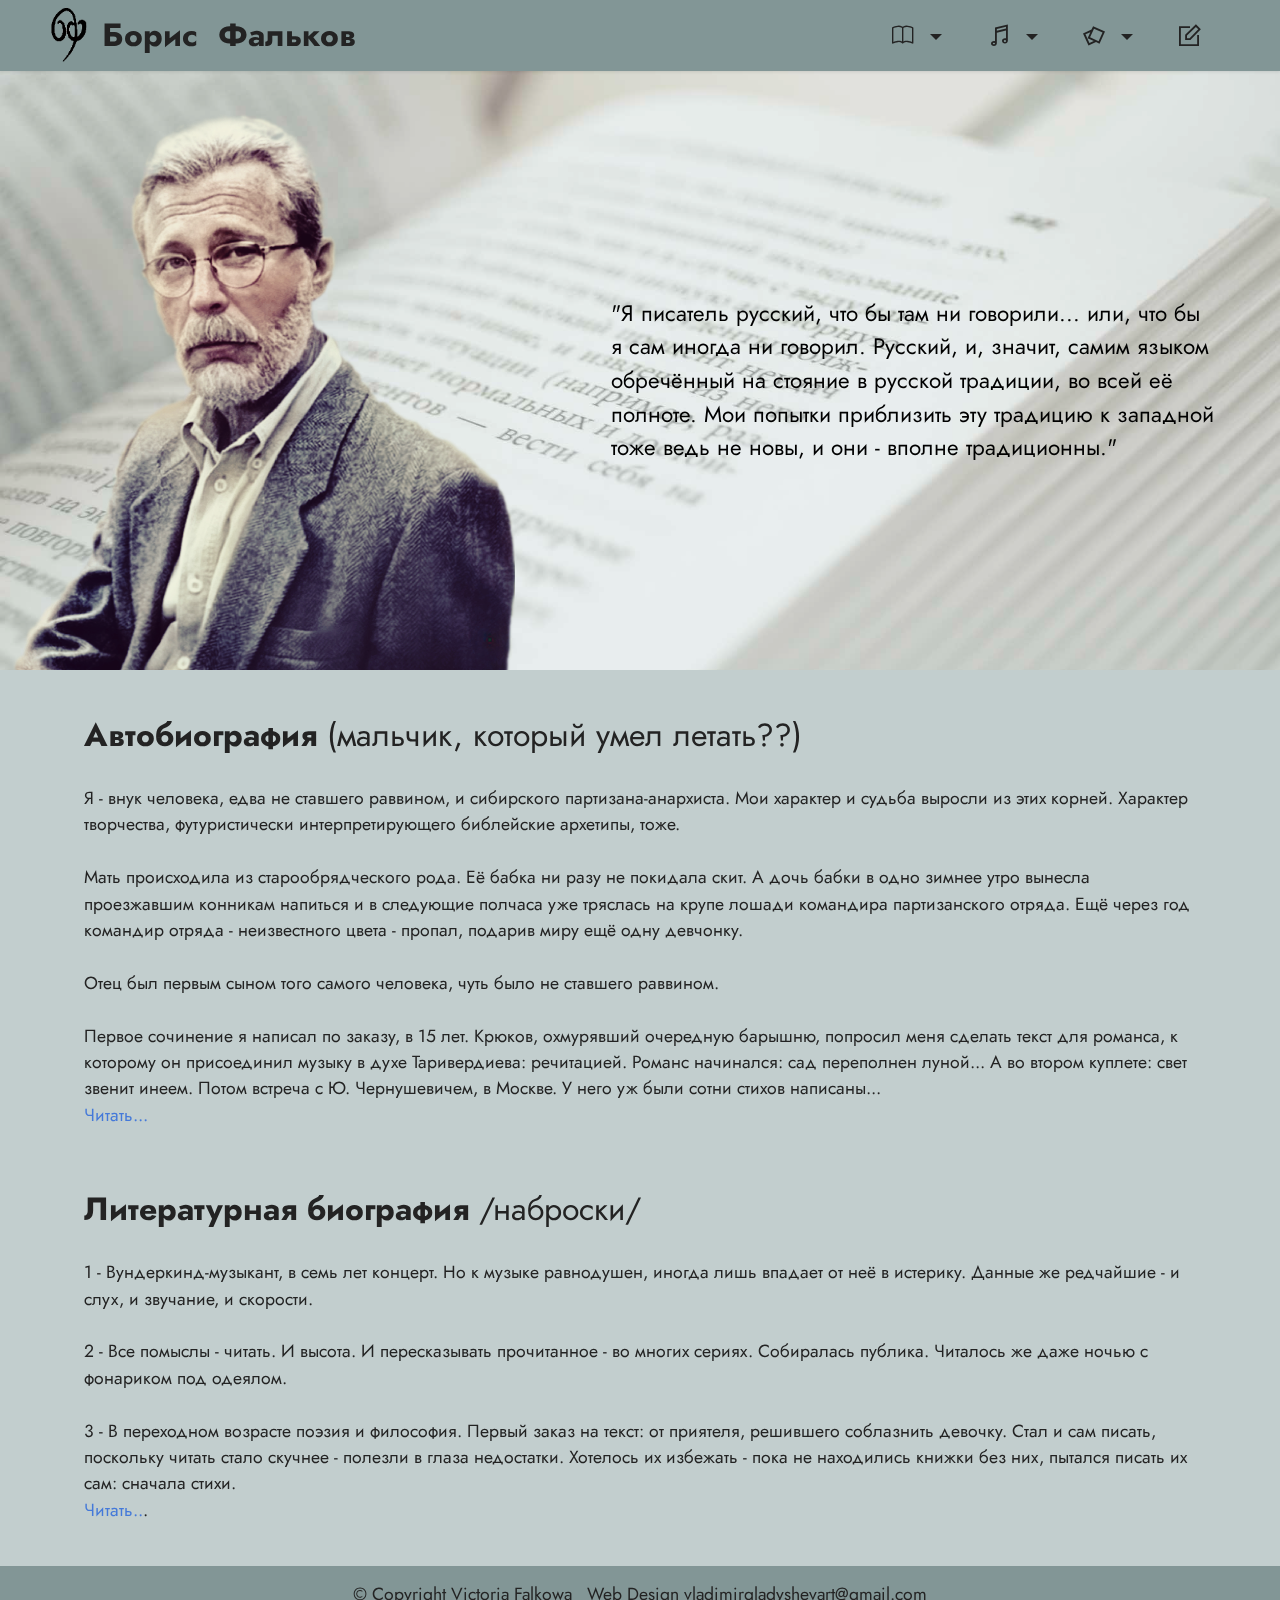
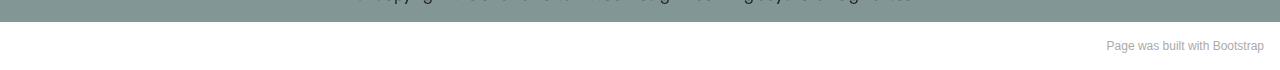
<file: index.html>
<!DOCTYPE html>
<html  >
<head>
  
  <meta charset="UTF-8">
  <meta http-equiv="X-UA-Compatible" content="IE=edge">
  <meta name="generator" content="Mobirise v5.2.0, mobirise.com">
  <meta name="viewport" content="width=device-width, initial-scale=1, minimum-scale=1">
  <link rel="shortcut icon" href="assets/images/bflogo.png" type="image/x-icon">
  <meta name="description" content="Начальная страница">
  
  
  <title>Home</title>
  <link rel="stylesheet" href="assets/Bootstrap-Icons/Bootstrap-Icons.css">
  <link rel="stylesheet" href="assets/web/assets/mobirise-icons2/mobirise2.css">
  <link rel="stylesheet" href="assets/tether/tether.min.css">
  <link rel="stylesheet" href="assets/bootstrap/css/bootstrap.min.css">
  <link rel="stylesheet" href="assets/bootstrap/css/bootstrap-grid.min.css">
  <link rel="stylesheet" href="assets/bootstrap/css/bootstrap-reboot.min.css">
  <link rel="stylesheet" href="assets/dropdown/css/style.css">
  <link rel="stylesheet" href="assets/socicon/css/styles.css">
  <link rel="stylesheet" href="assets/theme/css/style.css">
  <link rel="preload" as="style" href="assets/mobirise/css/mbr-additional.css"><link rel="stylesheet" href="assets/mobirise/css/mbr-additional.css" type="text/css">
  
  
  
  
</head>
<body>
  
  <section class="menu menu2 cid-scVCYz52yA" once="menu" id="menu2-1">
    
    <nav class="navbar navbar-dropdown navbar-fixed-top navbar-expand-lg">
        <div class="container-fluid">
            <div class="navbar-brand">
                <span class="navbar-logo">
                    
                        <a href="index.html#header14-e"><img src="assets/images/bflogo.png" alt="" style="height: 3.7rem;"></a>
                    
                </span>
                <span class="navbar-caption-wrap"><a class="navbar-caption text-black text-primary display-2" href="index.html#header14-e">Борис&nbsp; Фальков</a></span>
            </div>
            <button class="navbar-toggler" type="button" data-toggle="collapse" data-target="#navbarSupportedContent" aria-controls="navbarNavAltMarkup" aria-expanded="false" aria-label="Toggle navigation">
                <div class="hamburger">
                    <span></span>
                    <span></span>
                    <span></span>
                    <span></span>
                </div>
            </button>
            <div class="collapse navbar-collapse" id="navbarSupportedContent">
                <ul class="navbar-nav nav-dropdown nav-right" data-app-modern-menu="true"><li class="nav-item dropdown"><a class="nav-link link text-black dropdown-toggle display-4" href="#" aria-expanded="false" data-toggle="dropdown-submenu"><span class="bi-book mbr-iconfont mbr-iconfont-btn"></span></a><div class="dropdown-menu"><a class="text-black dropdown-item text-primary display-4" href="Literature.html#content5-3d" aria-expanded="false">Книги</a><a class="text-black dropdown-item text-primary display-4" href="Literature.html#content5-3j" aria-expanded="false">Критика</a><a class="text-black dropdown-item text-primary display-4" href="Literature.html#content5-3m" aria-expanded="false">Переписка</a><a class="text-black dropdown-item text-primary display-4" href="Literature.html#content5-3p" aria-expanded="false">Отзывы</a></div></li><li class="nav-item dropdown open"><a class="nav-link link text-black dropdown-toggle display-4" href="#" aria-expanded="true" data-toggle="dropdown-submenu"><span class="mobi-mbri mobi-mbri-music mbr-iconfont mbr-iconfont-btn"></span></a><div class="dropdown-menu"><a class="text-black dropdown-item text-primary display-4" href="page3.html#content5-4t" aria-expanded="false">Стезя музыканта</a><a class="text-black dropdown-item text-primary display-4" href="page3.html#content5-4r" aria-expanded="false">О музыке<br></a><a class="text-black dropdown-item text-primary display-4" href="page3.html#features3-4i" aria-expanded="false">Студийные записи</a><a class="text-black dropdown-item text-primary display-4" href="page3.html#features3-4j" aria-expanded="false">Архивные записи</a></div></li><li class="nav-item dropdown"><a class="nav-link link text-black dropdown-toggle display-4" href="#" aria-expanded="false" data-toggle="dropdown-submenu"><span class="mobi-mbri mobi-mbri-image-gallery mbr-iconfont mbr-iconfont-btn"></span></a><div class="dropdown-menu"><a class="text-black dropdown-item text-primary display-4" href="page4.html#gallery4-2j" aria-expanded="false">Графика</a><a class="text-black dropdown-item text-primary display-4" href="page4.html#gallery4-3t" aria-expanded="false">Фотографии</a><a class="text-black dropdown-item text-primary display-4" href="page4.html#content5-2z" aria-expanded="false">Отклики</a></div></li><li class="nav-item"><a class="nav-link link text-black text-primary display-4" href="page6.html#form5-21" aria-expanded="false"><span class="mobi-mbri mobi-mbri-edit mbr-iconfont mbr-iconfont-btn"></span></a>
                    </li></ul>
                
                
            </div>
        </div>
    </nav>
</section>

<section class="header14 cid-scVGAqP4mX mbr-parallax-background" id="header14-e">

    

    <div class="mbr-overlay" style="opacity: 0.5; background-color: rgb(237, 255, 255);"></div>

    <div class="container-fluid">
        <div class="row justify-content-center align-items-center">
            <div class="col-12 col-md-5 image-wrapper">
                <img src="assets/images/falkow-munchen-06-color-nofon02-7.png" alt="">
            </div>
            <div class="col-12 col-md">
                <div class="text-wrapper">
                    
                    <p class="mbr-text mbr-fonts-style display-5">"Я писатель русский, что бы там ни говорили... или, что бы я сам иногда ни говорил. Русский, и, значит, самим языком обречённый на стояние в русской традиции, во всей её полноте. Мои попытки приблизить эту традицию к западной тоже ведь не новы, и они - вполне традиционны."&nbsp;<br></p>
                    
                </div>
            </div>
        </div>
    </div>
</section>

<section class="content5 cid-sdRZGZ02qe" id="content5-36">
    
    <div class="container-fluid">
        <div class="row justify-content-center">
            <div class="col-md-12 col-lg-11">
                
                <h4 class="mbr-section-subtitle mbr-fonts-style mb-4 display-2"><strong>
                    Автобиография</strong> (мальчик, который умел летать??)</h4>
                <p class="mbr-text mbr-fonts-style display-7">Я - внук человека, едва не ставшего раввином, и сибирского партизана-анархиста. Мои характер и судьба выросли из этих корней. Характер творчества, футуристически интерпретирующего библейские архетипы, тоже.<br><br>    Мать происходила из старообрядческого рода. Её бабка ни разу не покидала скит. А дочь бабки в одно зимнее утро вынесла проезжавшим конникам напиться и в следующие полчаса уже тряслась на крупе лошади командира партизанского отряда. Ещё через год командир отряда - неизвестного цвета - пропал, подарив миру ещё одну девчонку.<br><br>   Отец был первым сыном того самого человека, чуть было не ставшего раввином.<br><br>   Первое сочинение я написал по заказу, в 15 лет. Крюков, охмурявший очередную барышню, попросил меня сделать текст для романса, к которому он присоединил музыку в духе Таривердиева: речитацией. Романс начинался: сад переполнен луной... А во втором куплете: свет звенит инеем. Потом встреча с Ю. Чернушевичем, в Москве. У него уж были сотни стихов написаны... <br><strong><a href="AutoBiography.html#content5-46" class="text-info">Читать...</a></strong><br></p>
            </div>
        </div>
    </div>
</section>

<section class="content5 cid-sdRZNmyQoM" id="content5-37">
    
    <div class="container-fluid">
        <div class="row justify-content-center">
            <div class="col-md-12 col-lg-11">
                
                <h4 class="mbr-section-subtitle mbr-fonts-style mb-4 display-2"><strong>
                    Литературная биография</strong> /наброски/</h4>
                <p class="mbr-text mbr-fonts-style display-7">1 - Вундеркинд-музыкант, в семь лет концерт. Но к музыке равнодушен, иногда лишь впадает от неё в истерику. Данные же редчайшие - и слух, и звучание, и скорости. <br><br>2 - Все помыслы - читать. И высота. И пересказывать прочитанное - во многих сериях. Собиралась публика. Читалось же даже ночью с фонариком под одеялом. <br><br>3 - В переходном возрасте поэзия и философия. Первый заказ на текст: от приятеля, решившего соблазнить девочку. Стал и сам писать, поскольку читать стало скучнее - полезли в глаза недостатки. Хотелось их избежать - пока не находились книжки без них, пытался писать их сам: сначала стихи.&nbsp;<br><strong><a href="BioLit.html#content5-4a" class="text-info">Читать..</a></strong>.<br><br></p>
            </div>
        </div>
    </div>
</section>

<section class="footer7 cid-sd82dUHqn7" once="footers" id="footer7-o">

    

    

    <div class="container">
        <div class="media-container-row align-center mbr-white">
            <div class="col-12">
                <p class="mbr-text mb-0 mbr-fonts-style display-7">© Copyright  Victoria Falkowa&nbsp; &nbsp;Web Design  vladimirgladyshevart@gmail.com</p>
            </div>
        </div>
    </div>
</section><section style="background-color: #fff; font-family: -apple-system, BlinkMacSystemFont, 'Segoe UI', 'Roboto', 'Helvetica Neue', Arial, sans-serif; color:#aaa; font-size:12px; padding: 0; align-items: center; display: flex;"><a href="https://mobirise.site/w" style="flex: 1 1; height: 3rem; padding-left: 1rem;"></a><p style="flex: 0 0 auto; margin:0; padding-right:1rem;">Page was <a href="https://getbootstrap.com" style="color:#aaa;">built</a> with Bootstrap</p></section><script src="assets/web/assets/jquery/jquery.min.js"></script>  <script src="assets/popper/popper.min.js"></script>  <script src="assets/tether/tether.min.js"></script>  <script src="assets/bootstrap/js/bootstrap.min.js"></script>  <script src="assets/smoothscroll/smooth-scroll.js"></script>  <script src="assets/dropdown/js/nav-dropdown.js"></script>  <script src="assets/dropdown/js/navbar-dropdown.js"></script>  <script src="assets/touchswipe/jquery.touch-swipe.min.js"></script>  <script src="assets/parallax/jarallax.min.js"></script>  <script src="assets/theme/js/script.js"></script>  
  
  
 <div id="scrollToTop" class="scrollToTop mbr-arrow-up"><a style="text-align: center;"><i class="mbr-arrow-up-icon mbr-arrow-up-icon-cm cm-icon cm-icon-smallarrow-up"></i></a></div>
  </body>
</html>
</file>
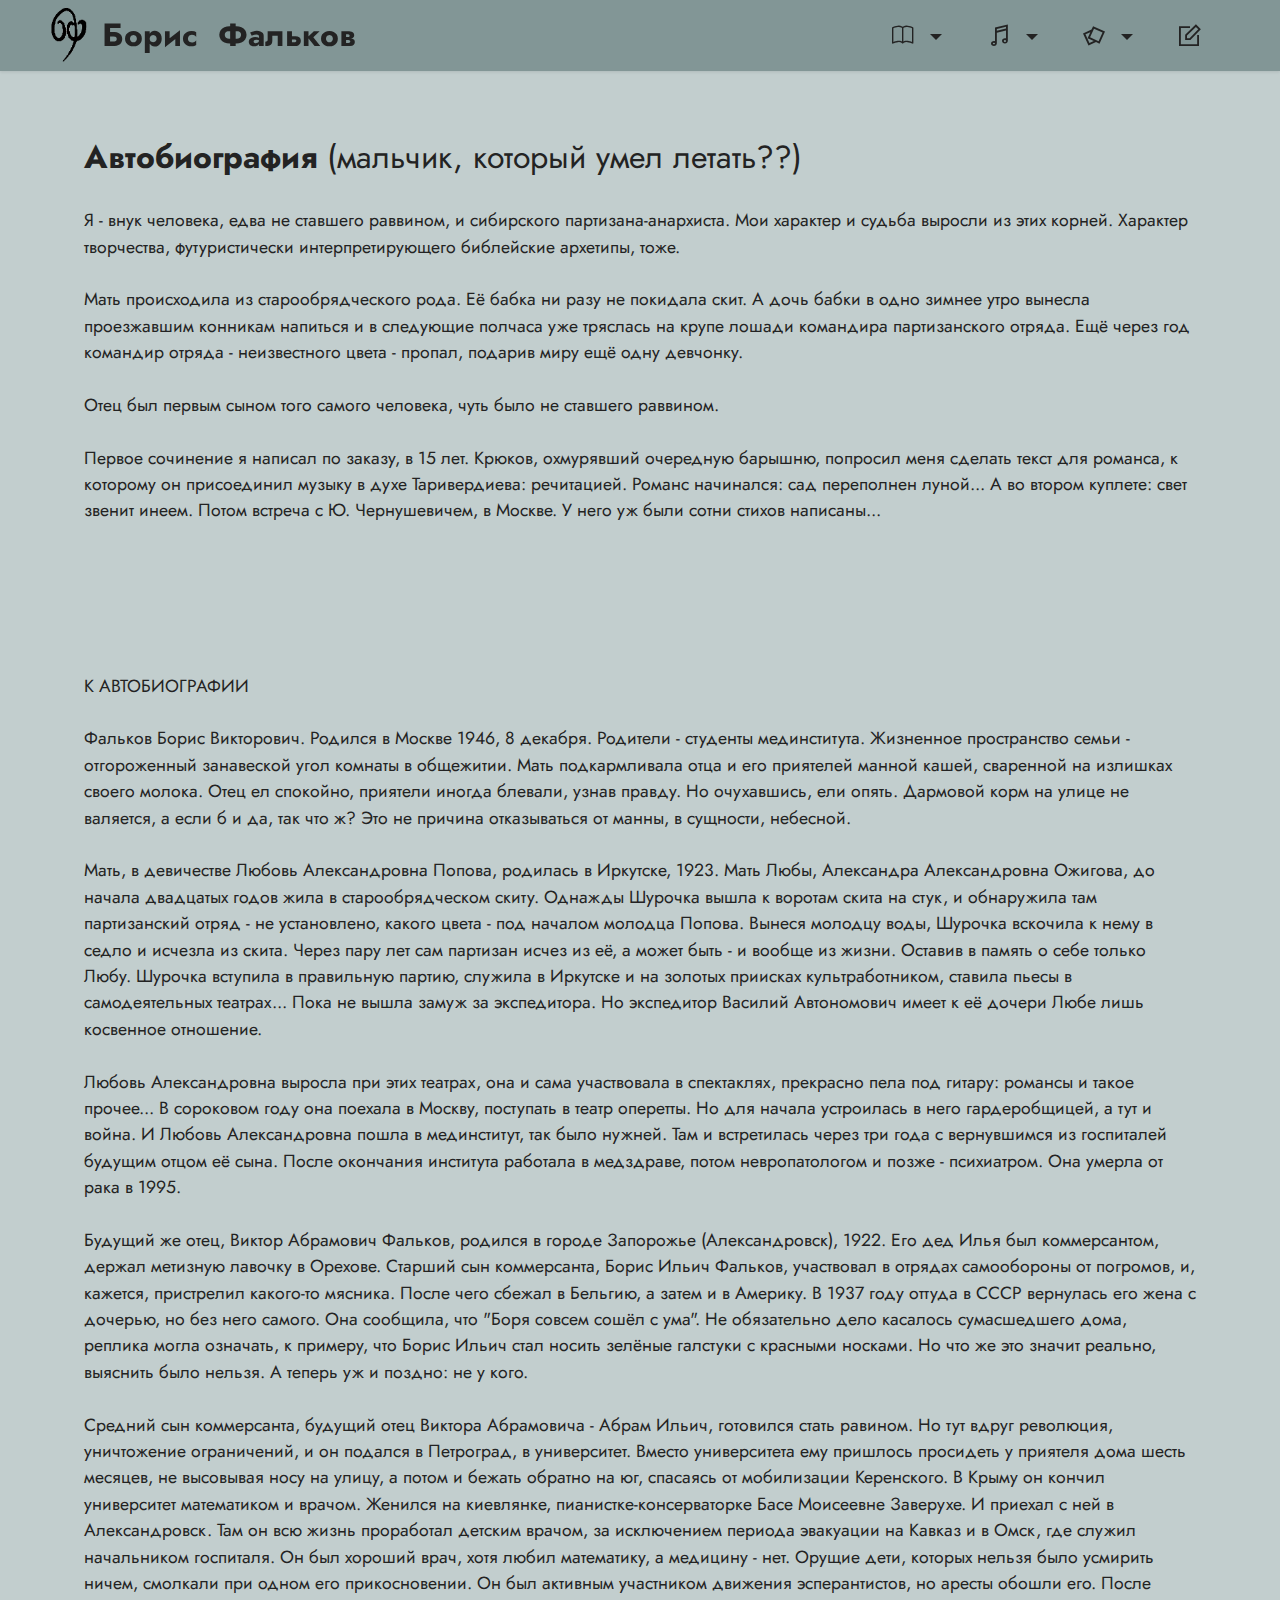
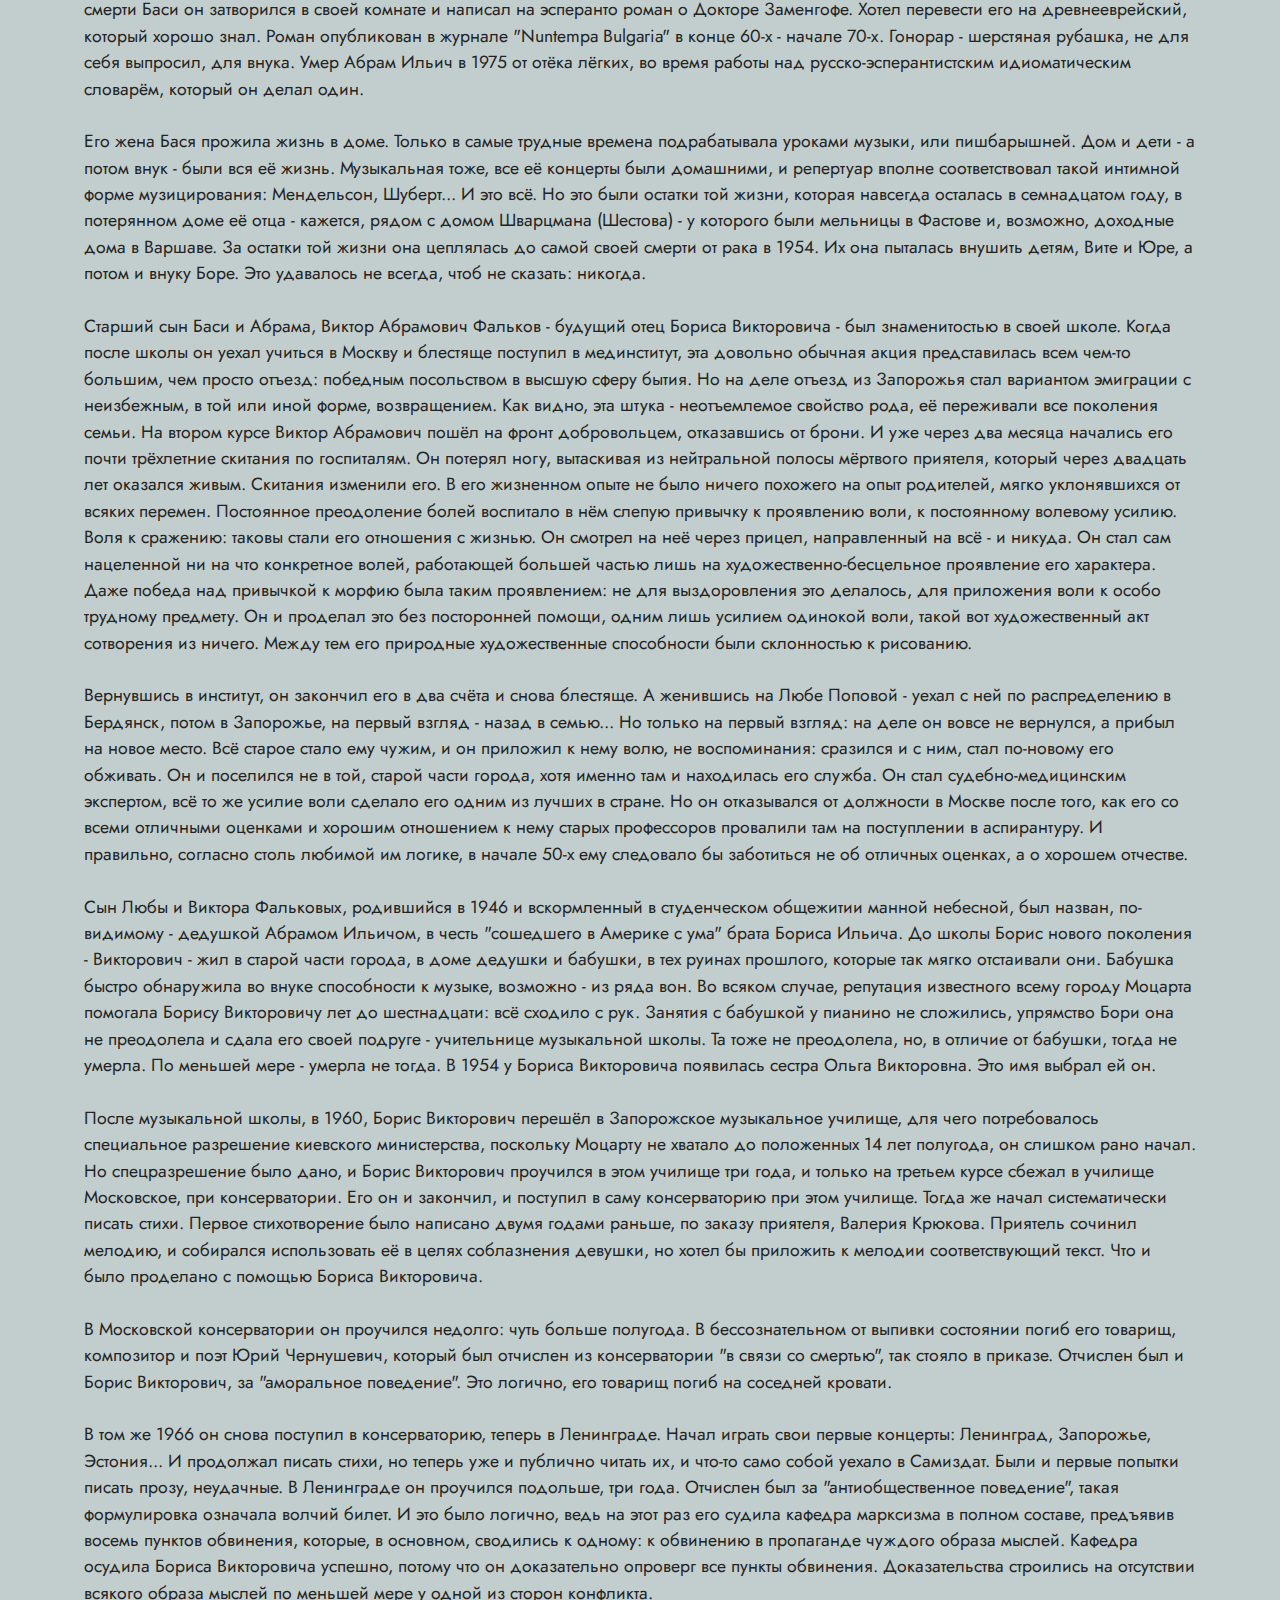
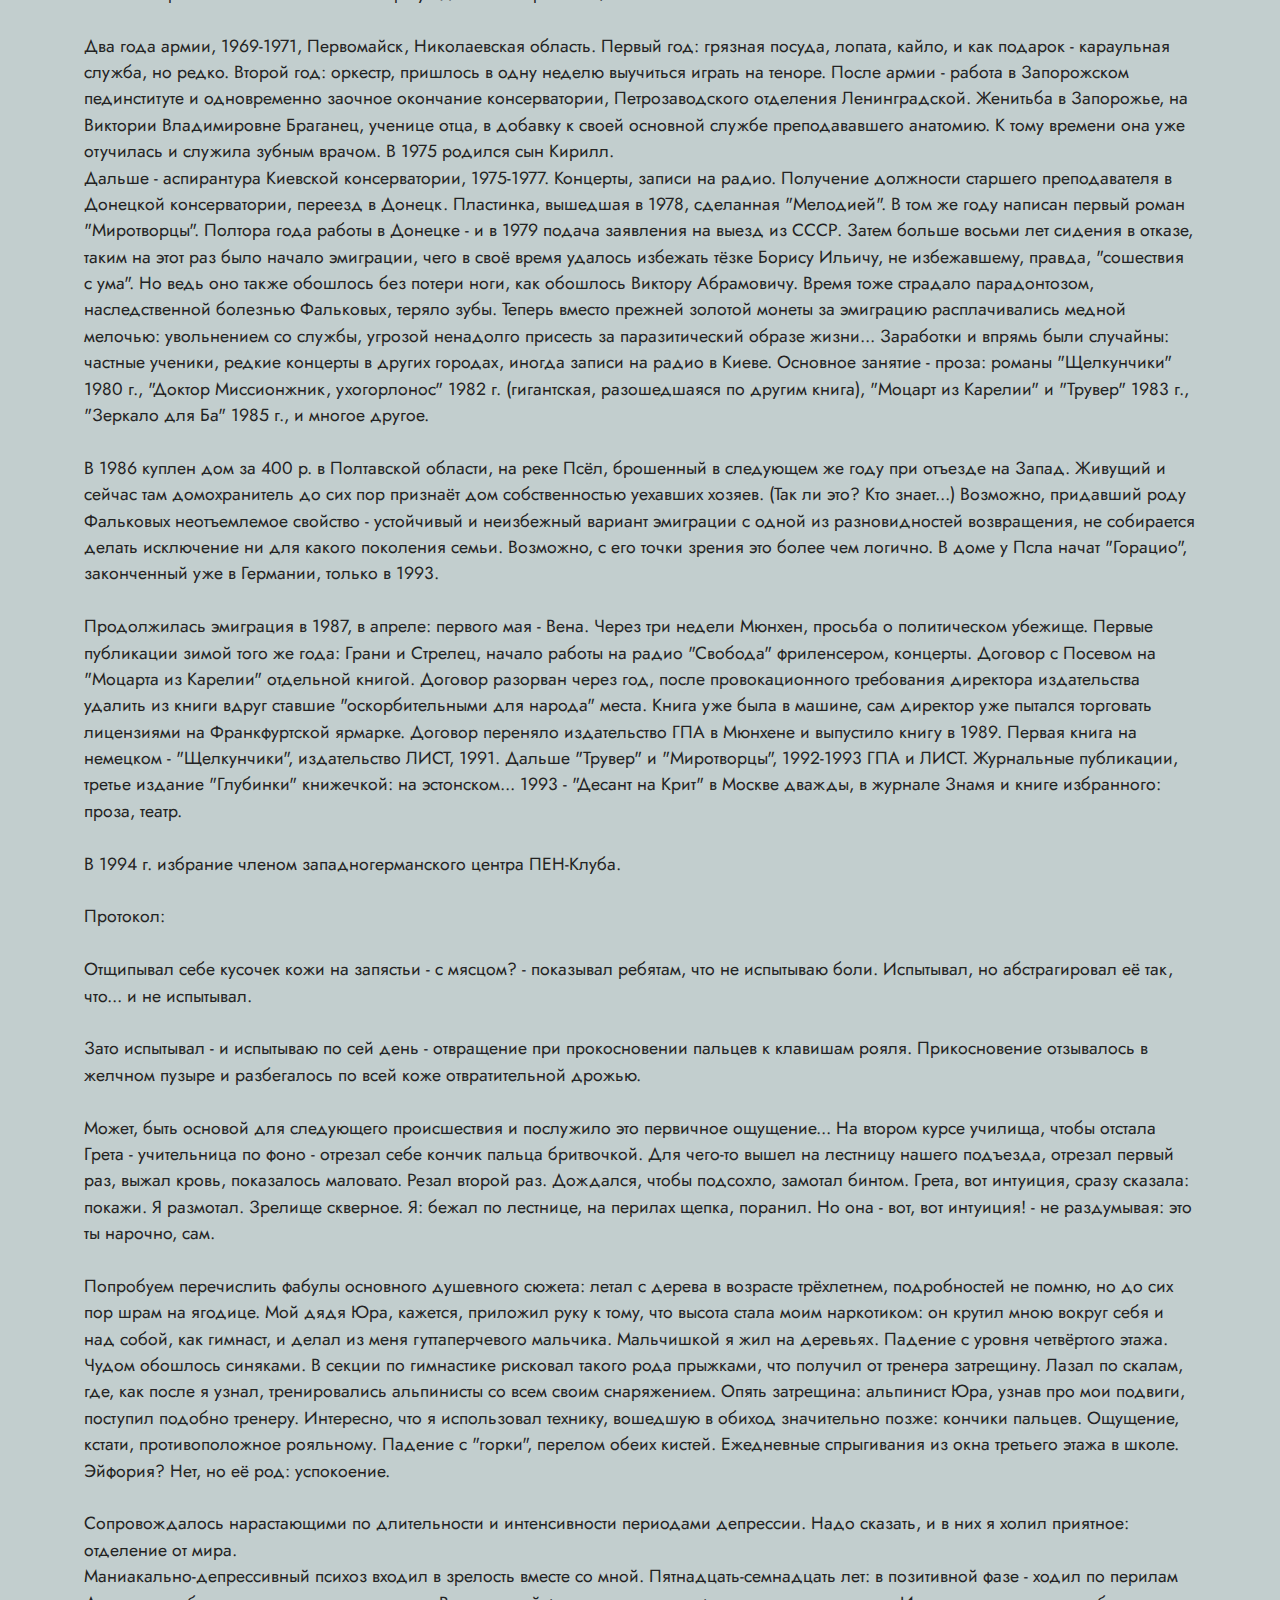
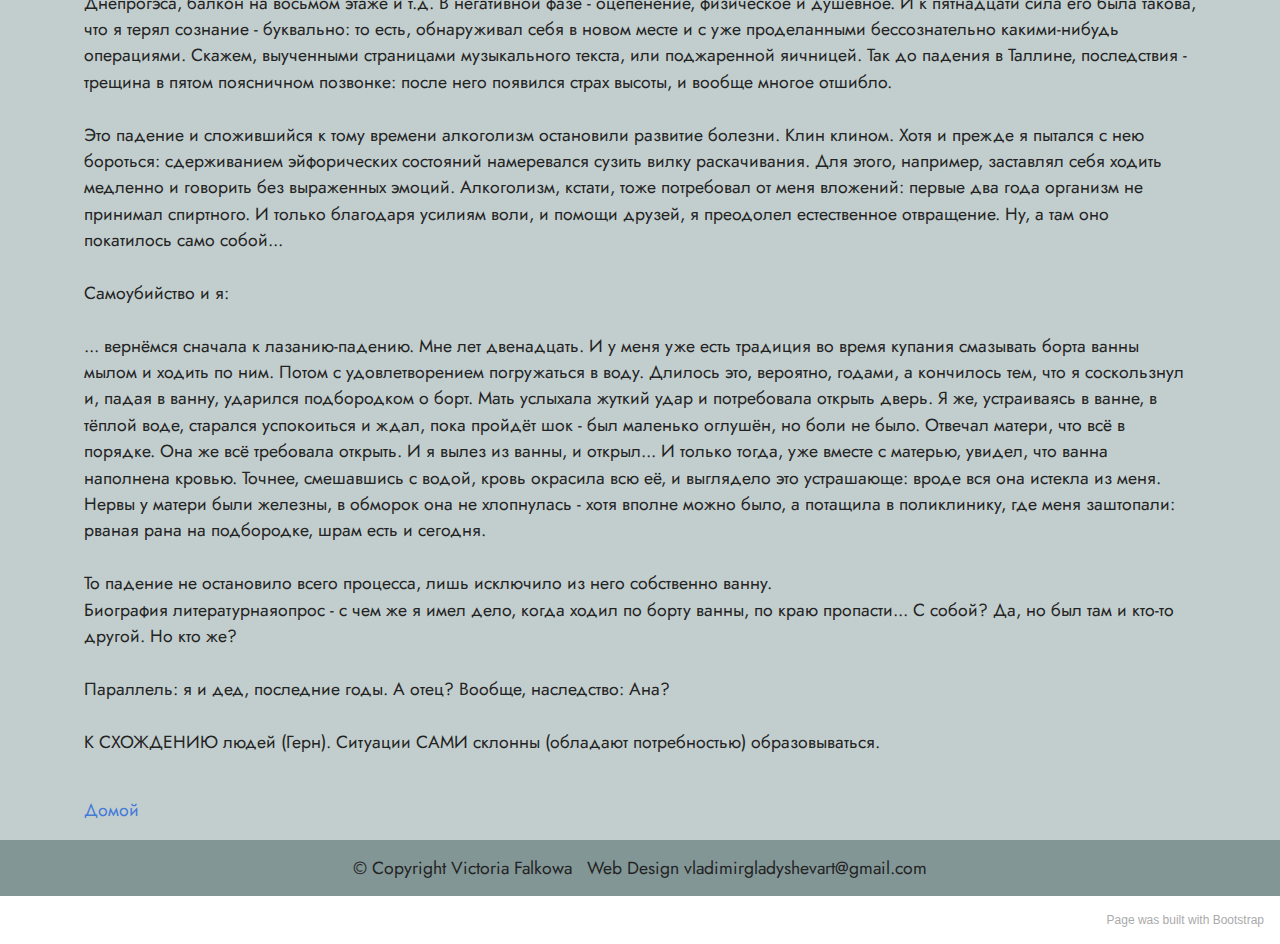
<file: AutoBiography.html>
<!DOCTYPE html>
<html  >
<head>
  
  <meta charset="UTF-8">
  <meta http-equiv="X-UA-Compatible" content="IE=edge">
  <meta name="generator" content="Mobirise v5.2.0, mobirise.com">
  <meta name="viewport" content="width=device-width, initial-scale=1, minimum-scale=1">
  <link rel="shortcut icon" href="assets/images/bflogo.png" type="image/x-icon">
  <meta name="description" content="">
  
  
  <title>AutoBiography</title>
  <link rel="stylesheet" href="assets/Bootstrap-Icons/Bootstrap-Icons.css">
  <link rel="stylesheet" href="assets/web/assets/mobirise-icons2/mobirise2.css">
  <link rel="stylesheet" href="assets/tether/tether.min.css">
  <link rel="stylesheet" href="assets/bootstrap/css/bootstrap.min.css">
  <link rel="stylesheet" href="assets/bootstrap/css/bootstrap-grid.min.css">
  <link rel="stylesheet" href="assets/bootstrap/css/bootstrap-reboot.min.css">
  <link rel="stylesheet" href="assets/dropdown/css/style.css">
  <link rel="stylesheet" href="assets/socicon/css/styles.css">
  <link rel="stylesheet" href="assets/theme/css/style.css">
  <link rel="preload" as="style" href="assets/mobirise/css/mbr-additional.css"><link rel="stylesheet" href="assets/mobirise/css/mbr-additional.css" type="text/css">
  
  
  
  
</head>
<body>
  
  <section class="menu menu2 cid-scVCYz52yA" once="menu" id="menu2-41">
    
    <nav class="navbar navbar-dropdown navbar-fixed-top navbar-expand-lg">
        <div class="container-fluid">
            <div class="navbar-brand">
                <span class="navbar-logo">
                    
                        <a href="index.html#header14-e"><img src="assets/images/bflogo.png" alt="" style="height: 3.7rem;"></a>
                    
                </span>
                <span class="navbar-caption-wrap"><a class="navbar-caption text-black text-primary display-2" href="index.html#header14-e">Борис&nbsp; Фальков</a></span>
            </div>
            <button class="navbar-toggler" type="button" data-toggle="collapse" data-target="#navbarSupportedContent" aria-controls="navbarNavAltMarkup" aria-expanded="false" aria-label="Toggle navigation">
                <div class="hamburger">
                    <span></span>
                    <span></span>
                    <span></span>
                    <span></span>
                </div>
            </button>
            <div class="collapse navbar-collapse" id="navbarSupportedContent">
                <ul class="navbar-nav nav-dropdown nav-right" data-app-modern-menu="true"><li class="nav-item dropdown"><a class="nav-link link text-black dropdown-toggle display-4" href="#" aria-expanded="false" data-toggle="dropdown-submenu"><span class="bi-book mbr-iconfont mbr-iconfont-btn"></span></a><div class="dropdown-menu"><a class="text-black dropdown-item text-primary display-4" href="Literature.html#content5-3d" aria-expanded="false">Книги</a><a class="text-black dropdown-item text-primary display-4" href="Literature.html#content5-3j" aria-expanded="false">Критика</a><a class="text-black dropdown-item text-primary display-4" href="Literature.html#content5-3m" aria-expanded="false">Переписка</a><a class="text-black dropdown-item text-primary display-4" href="Literature.html#content5-3p" aria-expanded="false">Отзывы</a></div></li><li class="nav-item dropdown open"><a class="nav-link link text-black dropdown-toggle display-4" href="#" aria-expanded="true" data-toggle="dropdown-submenu"><span class="mobi-mbri mobi-mbri-music mbr-iconfont mbr-iconfont-btn"></span></a><div class="dropdown-menu"><a class="text-black dropdown-item text-primary display-4" href="page3.html#content5-4t" aria-expanded="false">Стезя музыканта</a><a class="text-black dropdown-item text-primary display-4" href="page3.html#content5-4r" aria-expanded="false">О музыке<br></a><a class="text-black dropdown-item text-primary display-4" href="page3.html#features3-4i" aria-expanded="false">Студийные записи</a><a class="text-black dropdown-item text-primary display-4" href="page3.html#features3-4j" aria-expanded="false">Архивные записи</a></div></li><li class="nav-item dropdown"><a class="nav-link link text-black dropdown-toggle display-4" href="#" aria-expanded="false" data-toggle="dropdown-submenu"><span class="mobi-mbri mobi-mbri-image-gallery mbr-iconfont mbr-iconfont-btn"></span></a><div class="dropdown-menu"><a class="text-black dropdown-item text-primary display-4" href="page4.html#gallery4-2j" aria-expanded="false">Графика</a><a class="text-black dropdown-item text-primary display-4" href="page4.html#gallery4-3t" aria-expanded="false">Фотографии</a><a class="text-black dropdown-item text-primary display-4" href="page4.html#content5-2z" aria-expanded="false">Отклики</a></div></li><li class="nav-item"><a class="nav-link link text-black text-primary display-4" href="page6.html#form5-21" aria-expanded="false"><span class="mobi-mbri mobi-mbri-edit mbr-iconfont mbr-iconfont-btn"></span></a>
                    </li></ul>
                
                
            </div>
        </div>
    </nav>
</section>

<section class="content5 cid-selprbPCwB" id="content5-43">
    
    <div class="container-fluid">
        <div class="row justify-content-center">
            <div class="col-md-12 col-lg-11">
                
                <h4 class="mbr-section-subtitle mbr-fonts-style mb-4 display-2"><strong>
                    Автобиография</strong> (мальчик, который умел летать??)</h4>
                <p class="mbr-text mbr-fonts-style display-7">Я - внук человека, едва не ставшего раввином, и сибирского партизана-анархиста. Мои характер и судьба выросли из этих корней. Характер творчества, футуристически интерпретирующего библейские архетипы, тоже.<br><br>    Мать происходила из старообрядческого рода. Её бабка ни разу не покидала скит. А дочь бабки в одно зимнее утро вынесла проезжавшим конникам напиться и в следующие полчаса уже тряслась на крупе лошади командира партизанского отряда. Ещё через год командир отряда - неизвестного цвета - пропал, подарив миру ещё одну девчонку.<br><br>   Отец был первым сыном того самого человека, чуть было не ставшего раввином.<br><br>   Первое сочинение я написал по заказу, в 15 лет. Крюков, охмурявший очередную барышню, попросил меня сделать текст для романса, к которому он присоединил музыку в духе Таривердиева: речитацией. Романс начинался: сад переполнен луной... А во втором куплете: свет звенит инеем. Потом встреча с Ю. Чернушевичем, в Москве. У него уж были сотни стихов написаны...&nbsp;<br><br></p>
            </div>
        </div>
    </div>
</section>

<section class="content5 cid-selsjZRPVG" id="content5-46">
    
    <div class="container-fluid">
        <div class="row justify-content-center">
            <div class="col-md-12 col-lg-11">
                
                
                <p class="mbr-text mbr-fonts-style display-7"><br>                          К АВТОБИОГРАФИИ<br><br>   Фальков Борис Викторович. Родился в Москве 1946, 8 декабря. Родители - студенты мединститута. Жизненное пространство семьи - отгороженный занавеской угол комнаты в общежитии. Мать подкармливала отца и его приятелей манной кашей, сваренной на излишках своего молока. Отец ел спокойно, приятели иногда блевали, узнав правду. Но очухавшись, ели опять. Дармовой корм на улице не валяется, а если б и да, так что ж? Это не причина отказываться от манны, в сущности, небесной.<br><br>   Мать, в девичестве Любовь Александровна Попова, родилась в Иркутске, 1923. Мать Любы, Александра Александровна Ожигова, до начала двадцатых годов жила в старoобрядческом скиту. Однажды Шурочка вышла к воротам скита на стук, и обнаружила там партизанский отряд - не установлено, какого цвета - под началом молодца Попова. Вынеся молодцу воды, Шурочка вскочила к нему в седло и исчезла из скита. Через пару лет сам партизан исчез из её, а может быть - и вообще из жизни. Оставив в память о себе только Любу. Шурочка вступила в правильную партию, служила в Иркутске и на золотых приисках культработником, ставила пьесы в самодеятельных театрах... Пока не вышла замуж за экспедитора. Но экспедитор Василий Автономович имеет к её дочери Любе лишь косвенное отношение.<br><br>   Любовь Александровна выросла при этих театрах, она и сама участвовала в спектаклях, прекрасно пела под гитару: романсы и такое прочее... В сороковом году она поехала в Москву, поступать в театр оперетты. Но для начала устроилась в него гардеробщицей, а тут и война. И Любовь Александровна пошла в мединститут, так было нужней. Там и встретилась через три года с вернувшимся из госпиталей будущим отцом её сына. После окончания института работала в медздраве, потом невропатологом и позже - психиатром. Она умерла от рака в 1995.<br><br>   Будущий же отец, Виктор Абрамович Фальков, родился в городе Запорожье (Александровск), 1922. Его дед Илья был коммерсантом, держал метизную лавочку в Орехове. Старший сын коммерсанта, Борис Ильич Фальков, участвовал в отрядах самообороны от погромов, и, кажется, пристрелил какого-то мясника. После чего сбежал в Бельгию, а затем и в Америку. В 1937 году оттуда в СССР вернулась его жена с дочерью, но без него самого. Она сообщила, что "Боря совсем сошёл с ума". Не обязательно дело касалось сумасшедшего дома, реплика могла означать, к примеру, что Борис Ильич стал носить зелёные галстуки с красными носками. Но что же это значит реально, выяснить было нельзя. А теперь уж и поздно: не у кого.<br><br>   Средний сын коммерсанта, будущий отец Виктора Абрамовича - Абрам Ильич, готовился стать равином. Но тут вдруг революция, уничтожение ограничений, и он подался в Петроград, в университет. Вместо университета ему пришлось просидеть у приятеля дома шесть месяцев, не высовывая носу на улицу, а потом и бежать обратно на юг, спасаясь от мобилизации Керенского. В Крыму он кончил университет математиком и врачом. Женился на киевлянке, пианистке-консерваторке Басе Моисеевне Заверухе. И приехал с ней в Александровск. Там он всю жизнь проработал детским врачом, за исключением периода эвакуации на Кавказ и в Омск, где служил начальником госпиталя. Он был хороший врач, хотя любил математику, а медицину - нет. Орущие дети, которых нельзя было усмирить ничем, смолкали при одном его прикосновении. Он был активным участником движения эсперантистов, но аресты обошли его. После смерти Баси он затворился в своей комнате и написал на эсперанто роман о Докторе Заменгофе. Хотел перевести его на древнееврейский, который хорошо знал. Роман опубликован в журнале "Nuntempa Bulgaria" в конце 60-х - начале 70-х. Гонорар - шерстяная рубашка, не для себя выпросил, для внука. Умер Абрам Ильич в 1975 от отёка лёгких, во время работы над русско-эсперантистским идиоматическим словарём, который он делал один.<br><br>   Его жена Бася прожила жизнь в доме. Только в самые трудные времена подрабатывала уроками музыки, или пишбарышней. Дом и дети - а потом внук - были вся её жизнь. Музыкальная тоже, все её концерты были домашними, и репертуар вполне соответствовал такой интимной форме музицирования: Мендельсон, Шуберт... И это всё. Но это были остатки той жизни, которая навсегда осталась в семнадцатом году, в потерянном доме её отца - кажется, рядом с домом Шварцмана (Шестова) - у которого были мельницы в Фастове и, возможно, доходные дома в Варшаве. За остатки той жизни она цеплялась до самой своей смерти от рака в 1954. Их она пыталась внушить детям, Вите и Юре, а потом и внуку Боре. Это удавалось не всегда, чтоб не сказать: никогда.<br><br>   Старший сын Баси и Абрама, Виктор Абрамович Фальков - будущий отец Бориса Викторовича - был знаменитостью в своей школе. Когда после школы он уехал учиться в Москву и блестяще поступил в мединститут, эта довольно обычная акция представилась всем чем-то большим, чем просто отъезд: победным посольством в высшую сферу бытия. Но на деле отъезд из Запорожья стал вариантом эмиграции с неизбежным, в той или иной форме, возвращением. Как видно, эта штука - неотъемлемое свойство рода, её переживали все поколения семьи. На втором курсе Виктор Абрамович пошёл на фронт добровольцем, отказавшись от брони. И уже через два месяца начались его почти трёхлетние скитания по госпиталям. Он потерял ногу, вытаскивая из нейтральной полосы мёртвого приятеля, который через двадцать лет оказался живым. Скитания изменили его. В его жизненном опыте не было ничего похожего на опыт родителей, мягко уклонявшихся от всяких перемен. Постоянное преодоление болей воспитало в нём слепую привычку к проявлению воли, к постоянному волевому усилию. Воля к сражению: таковы стали его отношения с жизнью. Он смотрел на неё через прицел, направленный на всё - и никуда. Он стал сам нацеленной ни на что конкретное волей, работающей большей частью лишь на художественно-бесцельное проявление его характера. Даже победа над привычкой к морфию была таким проявлением: не для выздоровления это делалось, для приложения воли к особо трудному предмету. Он и проделал это без посторонней помощи, одним лишь усилием одинокой воли, такой вот художественный акт сотворения из ничего. Между тем его природные художественные способности были склонностью к рисованию.<br><br>   Вернувшись в институт, он закончил его в два счёта и снова блестяще. А женившись на Любе Поповой - уехал с ней по распределению в Бердянск, потом в Запорожье, на первый взгляд - назад в семью... Но только на первый взгляд: на деле он вовсе не вернулся, а прибыл на новое место. Всё старое стало ему чужим, и он приложил к нему волю, не воспоминания: сразился и с ним, стал по-новому его обживать. Он и поселился не в той, старой части города, хотя именно там и находилась его служба. Он стал судебно-медицинским экспертом, всё то же усилие воли сделало его одним из лучших в стране. Но он отказывался от должности в Москве после того, как его со всеми отличными оценками и хорошим отношением к нему старых профессоров провалили там на поступлении в аспирантуру. И правильно, согласно столь любимой им логике, в начале 50-х ему следовало бы заботиться не об отличных оценках, а о хорошем отчестве.<br><br>   Сын Любы и Виктора Фальковых, родившийся в 1946 и вскормленный в студенческом общежитии манной небесной, был назван, по-видимому - дедушкой Абрамом Ильичом, в честь "сошедшего в Америке с ума" брата Бориса Ильича. До школы Борис нового поколения - Викторович - жил в старой части города, в доме дедушки и бабушки, в тех руинах прошлого, которые так мягко отстаивали они. Бабушка быстро обнаружила во внуке способности к музыке, возможно - из ряда вон. Во всяком случае, репутация известного всему городу Моцарта помогала Борису Викторовичу лет до шестнадцати: всё сходило с рук. Занятия с бабушкой у пианино не сложились, упрямство Бори она не преодолела и сдала его своей подруге - учительнице музыкальной школы. Та тоже не преодолела, но, в отличие от бабушки, тогда не умерла. По меньшей мере - умерла не тогда. В 1954 у Бориса Викторовича появилась сестра Ольга Викторовна. Это имя выбрал ей он.<br><br>   После музыкальной школы, в 1960, Борис Викторович перешёл в Запорожское музыкальное училище, для чего потребовалось специальное разрешение киевского министерства, поскольку Моцарту не хватало до положенных 14 лет полугода, он слишком рано начал. Но спецразрешение было дано, и Борис Викторович проучился в этом училище три года, и только на третьем курсе сбежал в училище Московское, при консерватории. Его он и закончил, и поступил в саму консерваторию при этом училище. Тогда же начал систематически писать стихи. Первое стихотворение было написано двумя годами раньше, по заказу приятеля, Валерия Крюкова. Приятель сочинил мелодию, и собирался использовать её в целях соблазнения девушки, но хотел бы приложить к мелодии соответствующий текст. Что и было проделано с помощью Бориса Викторовича.<br><br>   В Московской консерватории он проучился недолго: чуть больше полугода. В бессознательном от выпивки состоянии погиб его товарищ, композитор и поэт Юрий Чернушевич, который был отчислен из консерватории "в связи со смертью", так стояло в приказе. Отчислен был и Борис Викторович, за "аморальное поведение". Это логично, его товарищ погиб на соседней кровати.<br><br>   В том же 1966 он снова поступил в консерваторию, теперь в Ленинграде. Начал играть свои первые концерты: Ленинград, Запорожье, Эстония... И продолжал писать стихи, но теперь уже и публично читать их, и что-то само собой уехало в Самиздат. Были и первые попытки писать прозу, неудачные. В Ленинграде он проучился подольше, три года. Отчислен был за "антиобщественное поведение", такая формулировка означала волчий билет. И это было логично, ведь на этот раз его судила кафедра марксизма в полном составе, предъявив восемь пунктов обвинения, которые, в основном, сводились к одному: к обвинению в пропаганде чуждого образа мыслей. Кафедра осудила Бориса Викторовича успешно, потому что он доказательно опроверг все пункты обвинения. Доказательства строились на отсутствии всякого образа мыслей по меньшей мере у одной из сторон конфликта.<br><br>   Два года армии, 1969-1971, Первомайск, Николаевская область. Первый год: грязная посуда, лопата, кайло, и как подарок - караульная служба, но редко. Второй год: оркестр, пришлось в одну неделю выучиться играть на теноре. После армии - работа в Запорожском пединституте и одновременно заочное окончание консерватории, Петрозаводского отделения Ленинградской. Женитьба в Запорожье, на Виктории Владимировне Браганец, ученице отца, в добавку к своей основной службе преподававшего анатомию. К тому времени она уже отучилась и служила зубным врачом. В 1975 родился сын Кирилл.<br>   Дальше - аспирантура Киевской консерватории, 1975-1977. Концерты, записи на радио. Получение должности старшего преподавателя в Донецкой консерватории, переезд в Донецк. Пластинка, вышедшая в 1978, сделанная "Мелодией". В том же году написан первый роман "Миротворцы". Полтора года работы в Донецке - и в 1979 подача заявления на выезд из СССР. Затем больше восьми лет сидения в отказе, таким на этот раз было начало эмиграции, чего в своё время удалось избежать тёзке Борису Ильичу, не избежавшему, правда, "сошествия с ума". Но ведь оно также обошлось без потери ноги, как обошлось Виктору Абрамовичу. Время тоже страдало парадонтозом, наследственной болезнью Фальковых, теряло зубы. Теперь вместо прежней золотой монеты за эмиграцию расплачивались медной мелочью: увольнением со службы, угрозой ненадолго присесть за паразитический образе жизни... Заработки и впрямь были случайны: частные ученики, редкие концерты в других городах, иногда записи на радио в Киеве. Основное занятие - проза: романы "Щелкунчики" 1980 г., "Доктор Миссионжник, ухогорлонос" 1982 г. (гигантская, разошедшаяся по другим книга), "Моцарт из Карелии" и "Трувер" 1983 г., "Зеркало для Ба" 1985 г., и многое другое.<br><br>   В 1986 куплен дом за 400 р. в Полтавской области, на реке Псёл, брошенный в следующем же году при отъезде на Запад. Живущий и сейчас там домохранитель до сих пор признаёт дом собственностью уехавших хозяев. (Так ли это? Кто знает...) Возможно, придавший роду Фальковых неотъемлемое свойство - устойчивый и неизбежный вариант эмиграции с одной из разновидностей возвращения, не собирается делать исключение ни для какого поколения семьи. Возможно, с его точки зрения это более чем логично. В доме у Псла начат "Горацио", законченный уже в Германии, только в 1993.<br><br>   Продолжилась эмиграция в 1987, в апреле: первого мая - Вена. Через три недели Мюнхен, просьба о политическом убежище. Первые публикации зимой того же года: Грани и Стрелец, начало работы на радио "Свобода" фриленсером, концерты. Договор с Посевом на "Моцарта из Карелии" отдельной книгой. Договор разорван через год, после провокационного требования директора издательства удалить из книги вдруг ставшие "оскорбительными для народа" места. Книга уже была в машине, сам директор уже пытался торговать лицензиями на Франкфуртской ярмарке. Договор переняло издательство ГПА в Мюнхене и выпустило книгу в 1989. Первая книга на немецком - "Щелкунчики", издательство ЛИСТ, 1991. Дальше "Трувер" и "Миротворцы", 1992-1993 ГПА и ЛИСТ. Журнальные публикации, третье издание "Глубинки" книжечкой: на эстонском... 1993 - "Десант на Крит" в Москве дважды, в журнале Знамя и книге избранного: проза, театр.<br><br>    В 1994 г. избрание членом западногерманского центра ПЕН-Клуба.<br><br>Протокол:<br><br>Отщипывал себе кусочек кожи на запястьи - с мясцом? - показывал ребятам, что не испытываю боли. Испытывал, но абстрагировал её так, что... и не испытывал.<br><br>Зато испытывал - и испытываю по сей день - отвращение при прокосновении пальцев к клавишам рояля. Прикосновение отзывалось в желчном пузыре и разбегалось по всей коже отвратительной дрожью.<br><br>Может, быть основой для следующего происшествия и послужило это первичное ощущение... На втором курсе училища, чтобы отстала Грета - учительница по фоно - отрезал себе кончик пальца бритвочкой. Для чего-то вышел на лестницу нашего подъезда, отрезал первый раз, выжал кровь, показалось маловато. Резал второй раз. Дождался, чтобы подсохло, замотал бинтом. Грета, вот интуиция, сразу сказала: покажи. Я размотал. Зрелище скверное. Я: бежал по лестнице, на перилах щепка, поранил. Но она - вот, вот интуиция! - не раздумывая: это ты нарочно, сам.<br><br>Попробуем перечислить фабулы основного душевного сюжета: летал с дерева в возрасте трёхлетнем, подробностей не помню, но до сих пор шрам на ягодице. Мой дядя Юра, кажется, приложил руку к тому, что высота стала моим наркотиком: он крутил мною вокруг себя и над собой, как гимнаст, и делал из меня гуттаперчевого мальчика. Мальчишкой я жил на деревьях. Падение с уровня четвёртого этажа. Чудом обошлось синяками. В секции по гимнастике рисковал такого рода прыжками, что получил от тренера затрещину. Лазал по скалам, где, как после я узнал, тренировались альпинисты со всем своим снаряжением. Опять затрещина: альпинист Юра, узнав про мои подвиги, поступил подобно тренеру. Интересно, что я использовал технику, вошедшую в обиход значительно позже: кончики пальцев. Ощущение, кстати, противоположное рояльному. Падение с "горки", перелом обеих кистей. Ежедневные спрыгивания из окна третьего этажа в школе. Эйфория? Нет, но её род: успокоение.<br><br>Сопровождалось нарастающими по длительности и интенсивности периодами депрессии. Надо сказать, и в них я холил приятное: отделение от мира.<br>Маниакально-депрессивный психоз входил в зрелость вместе со мной. Пятнадцать-семнадцать лет: в позитивной фазе - ходил по перилам Днепрогэса, балкон на восьмом этаже и т.д. В негативной фазе - оцепенение, физическое и душевное. И к пятнадцати сила его была такова, что я терял сознание - буквально: то есть, обнаруживал себя в новом месте и с уже проделанными бессознательно какими-нибудь операциями. Скажем, выученными страницами музыкального текста, или поджаренной яичницей. Так до падения в Таллине, последствия - трещина в пятом поясничном позвонке: после него появился страх высоты, и вообще многое отшибло. <br><br>Это падение и сложившийся к тому времени алкоголизм остановили развитие болезни. Клин клином. Хотя и прежде я пытался с нею бороться: сдерживанием эйфорических состояний намеревался сузить вилку раскачивания. Для этого, например, заставлял себя ходить медленно и говорить без выраженных эмоций. Алкоголизм, кстати, тоже потребовал от меня вложений: первые два года организм не принимал спиртного. И только благодаря усилиям воли, и помощи друзей, я преодолел естественное отвращение. Ну, а там оно покатилось само собой...<br><br>Самоубийство и я:<br><br>... вернёмся сначала к лазанию-падению. Мне лет двенадцать. И у меня уже есть традиция во время купания смазывать борта ванны мылом и ходить по ним. Потом с удовлетворением погружаться в воду. Длилось это, вероятно, годами, а кончилось тем, что я соскользнул и, падая в ванну, ударился подбородком о борт. Мать услыхала жуткий удар и потребовала открыть дверь. Я же, устраиваясь в ванне, в тёплой воде, старался успокоиться и ждал, пока пройдёт шок - был маленько оглушён, но боли не было. Отвечал матери, что всё в порядке. Она же всё требовала открыть. И я вылез из ванны, и открыл... И только тогда, уже вместе с матерью, увидел, что ванна наполнена кровью. Точнее, смешавшись с водой, кровь окрасила всю её, и выглядело это устрашающе: вроде вся она истекла из меня. Нервы у матери были железны, в обморок она не хлопнулась - хотя вполне можно было, а потащила в поликлинику, где меня заштопали: рваная рана на подбородке, шрам есть и сегодня.<br><br>То падение не остановило всего процесса, лишь исключило из него собственно ванну. <br>Биография литературнаяопрос - с чем же я имел дело, когда ходил по борту ванны, по краю пропасти... С собой? Да, но был там и кто-то другой. Но кто же?<br><br>Параллель: я и дед, последние годы. А отец? Вообще, наследство: Ана?<br><br>К СХОЖДЕНИЮ людей (Герн). Ситуации САМИ склонны (обладают потребностью) образовываться.<br><br></p>
            </div>
        </div>
    </div>
</section>

<section class="content5 cid-selvYAcTAW" id="content5-4b">
    
    <div class="container-fluid">
        <div class="row justify-content-center">
            <div class="col-md-12 col-lg-11">
                
                
                <p class="mbr-text mbr-fonts-style display-7"><strong><a href="index.html#header14-e" class="text-info text-primary">Домой</a></strong></p>
            </div>
        </div>
    </div>
</section>

<section class="footer7 cid-sd82dUHqn7" once="footers" id="footer7-42">

    

    

    <div class="container">
        <div class="media-container-row align-center mbr-white">
            <div class="col-12">
                <p class="mbr-text mb-0 mbr-fonts-style display-7">© Copyright  Victoria Falkowa&nbsp; &nbsp;Web Design  vladimirgladyshevart@gmail.com</p>
            </div>
        </div>
    </div>
</section><section style="background-color: #fff; font-family: -apple-system, BlinkMacSystemFont, 'Segoe UI', 'Roboto', 'Helvetica Neue', Arial, sans-serif; color:#aaa; font-size:12px; padding: 0; align-items: center; display: flex;"><a href="https://mobirise.site/w" style="flex: 1 1; height: 3rem; padding-left: 1rem;"></a><p style="flex: 0 0 auto; margin:0; padding-right:1rem;">Page was <a href="https://getbootstrap.com" style="color:#aaa;">built</a> with Bootstrap</p></section><script src="assets/web/assets/jquery/jquery.min.js"></script>  <script src="assets/popper/popper.min.js"></script>  <script src="assets/tether/tether.min.js"></script>  <script src="assets/bootstrap/js/bootstrap.min.js"></script>  <script src="assets/smoothscroll/smooth-scroll.js"></script>  <script src="assets/dropdown/js/nav-dropdown.js"></script>  <script src="assets/dropdown/js/navbar-dropdown.js"></script>  <script src="assets/touchswipe/jquery.touch-swipe.min.js"></script>  <script src="assets/theme/js/script.js"></script>  
  
  
 <div id="scrollToTop" class="scrollToTop mbr-arrow-up"><a style="text-align: center;"><i class="mbr-arrow-up-icon mbr-arrow-up-icon-cm cm-icon cm-icon-smallarrow-up"></i></a></div>
  </body>
</html>
</file>
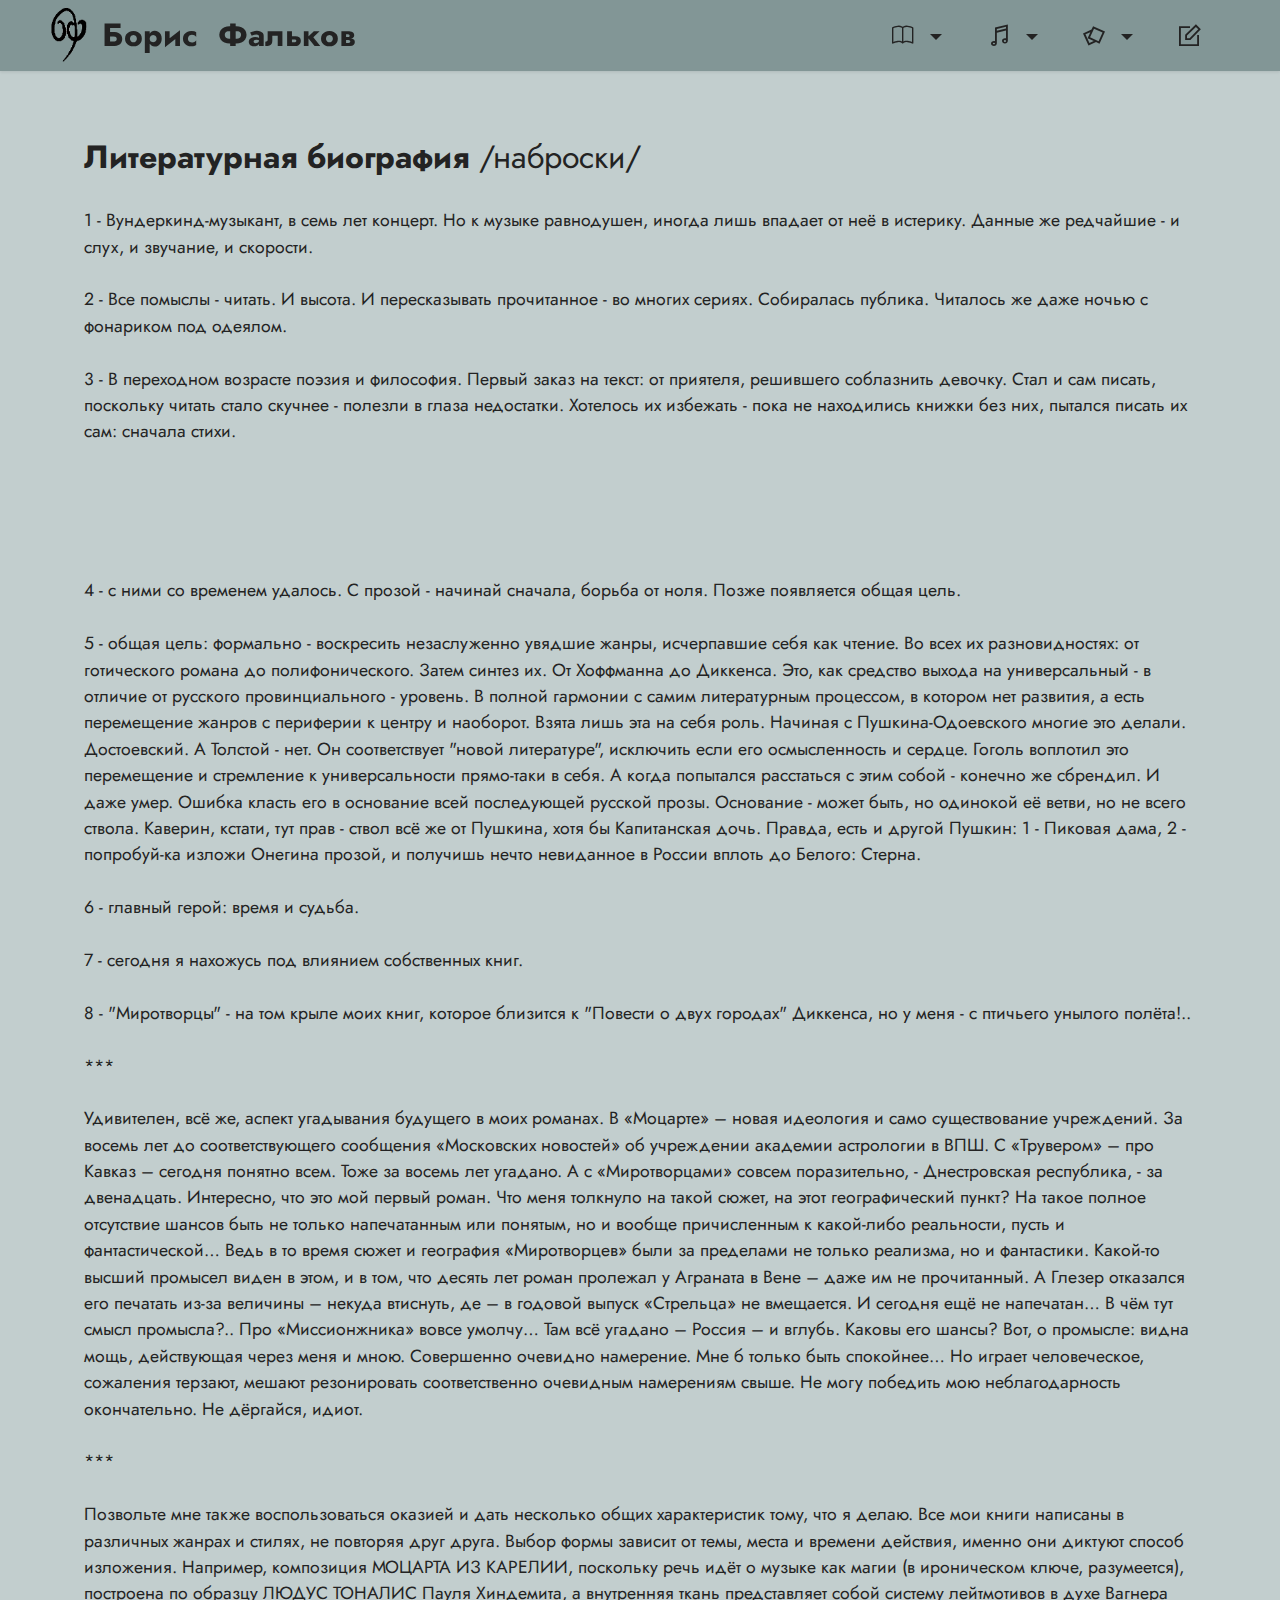
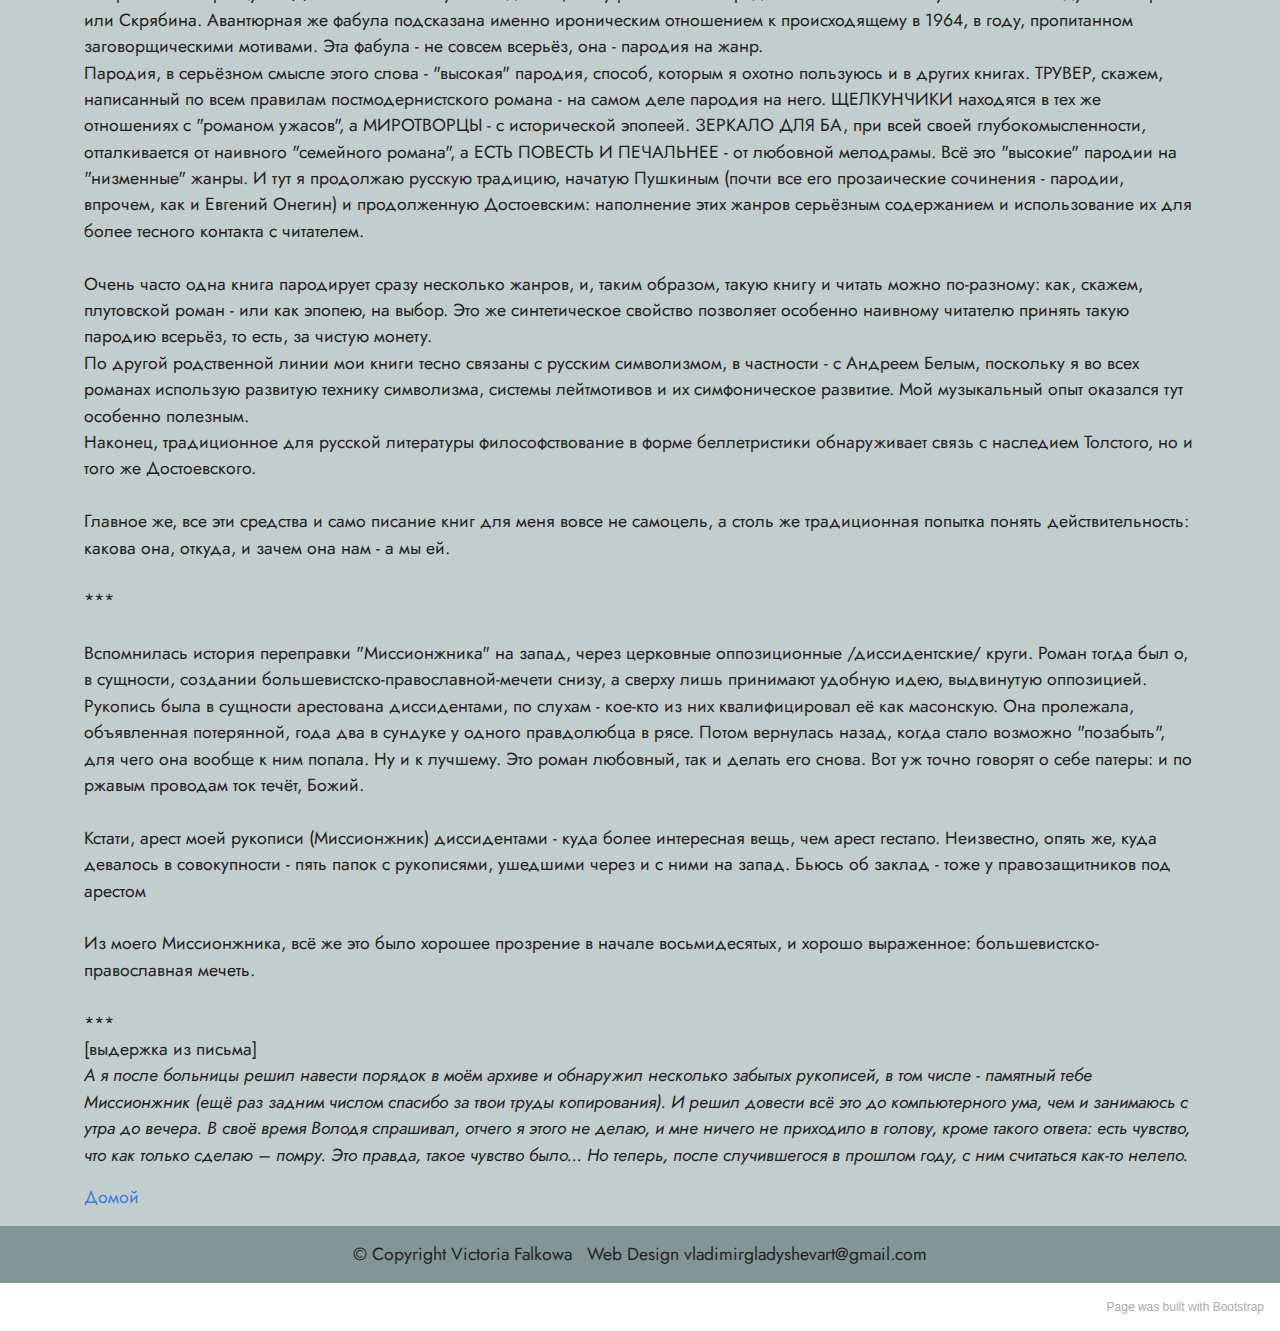
<file: BioLit.html>
<!DOCTYPE html>
<html  >
<head>
  
  <meta http-equiv="X-UA-Compatible" content="IE=edge">
  <meta name="generator" content="Mobirise v5.2.0, mobirise.com">
  <meta name="viewport" content="width=device-width, initial-scale=1, minimum-scale=1">
  <link rel="shortcut icon" href="assets/images/bflogo.png" type="image/x-icon">
  <meta name="description" content="">
  
  
  <title>BioLit</title>
  <link rel="stylesheet" href="assets/Bootstrap-Icons/Bootstrap-Icons.css">
  <link rel="stylesheet" href="assets/web/assets/mobirise-icons2/mobirise2.css">
  <link rel="stylesheet" href="assets/tether/tether.min.css">
  <link rel="stylesheet" href="assets/bootstrap/css/bootstrap.min.css">
  <link rel="stylesheet" href="assets/bootstrap/css/bootstrap-grid.min.css">
  <link rel="stylesheet" href="assets/bootstrap/css/bootstrap-reboot.min.css">
  <link rel="stylesheet" href="assets/dropdown/css/style.css">
  <link rel="stylesheet" href="assets/socicon/css/styles.css">
  <link rel="stylesheet" href="assets/theme/css/style.css">
  <link rel="preload" as="style" href="assets/mobirise/css/mbr-additional.css"><link rel="stylesheet" href="assets/mobirise/css/mbr-additional.css" type="text/css">
  
  
  
  
</head>
<body>
  
  <section class="menu menu2 cid-scVCYz52yA" once="menu" id="menu2-3x">
    
    <nav class="navbar navbar-dropdown navbar-fixed-top navbar-expand-lg">
        <div class="container-fluid">
            <div class="navbar-brand">
                <span class="navbar-logo">
                    
                        <a href="index.html#header14-e"><img src="assets/images/bflogo.png" alt="" style="height: 3.7rem;"></a>
                    
                </span>
                <span class="navbar-caption-wrap"><a class="navbar-caption text-black text-primary display-2" href="index.html#header14-e">Борис&nbsp; Фальков</a></span>
            </div>
            <button class="navbar-toggler" type="button" data-toggle="collapse" data-target="#navbarSupportedContent" aria-controls="navbarNavAltMarkup" aria-expanded="false" aria-label="Toggle navigation">
                <div class="hamburger">
                    <span></span>
                    <span></span>
                    <span></span>
                    <span></span>
                </div>
            </button>
            <div class="collapse navbar-collapse" id="navbarSupportedContent">
                <ul class="navbar-nav nav-dropdown nav-right" data-app-modern-menu="true"><li class="nav-item dropdown"><a class="nav-link link text-black dropdown-toggle display-4" href="#" aria-expanded="false" data-toggle="dropdown-submenu"><span class="bi-book mbr-iconfont mbr-iconfont-btn"></span></a><div class="dropdown-menu"><a class="text-black dropdown-item text-primary display-4" href="Literature.html#content5-3d" aria-expanded="false">Книги</a><a class="text-black dropdown-item text-primary display-4" href="Literature.html#content5-3j" aria-expanded="false">Критика</a><a class="text-black dropdown-item text-primary display-4" href="Literature.html#content5-3m" aria-expanded="false">Переписка</a><a class="text-black dropdown-item text-primary display-4" href="Literature.html#content5-3p" aria-expanded="false">Отзывы</a></div></li><li class="nav-item dropdown open"><a class="nav-link link text-black dropdown-toggle display-4" href="#" aria-expanded="true" data-toggle="dropdown-submenu"><span class="mobi-mbri mobi-mbri-music mbr-iconfont mbr-iconfont-btn"></span></a><div class="dropdown-menu"><a class="text-black dropdown-item text-primary display-4" href="page3.html#content5-4t" aria-expanded="false">Стезя музыканта</a><a class="text-black dropdown-item text-primary display-4" href="page3.html#content5-4r" aria-expanded="false">О музыке<br></a><a class="text-black dropdown-item text-primary display-4" href="page3.html#features3-4i" aria-expanded="false">Студийные записи</a><a class="text-black dropdown-item text-primary display-4" href="page3.html#features3-4j" aria-expanded="false">Архивные записи</a></div></li><li class="nav-item dropdown"><a class="nav-link link text-black dropdown-toggle display-4" href="#" aria-expanded="false" data-toggle="dropdown-submenu"><span class="mobi-mbri mobi-mbri-image-gallery mbr-iconfont mbr-iconfont-btn"></span></a><div class="dropdown-menu"><a class="text-black dropdown-item text-primary display-4" href="page4.html#gallery4-2j" aria-expanded="false">Графика</a><a class="text-black dropdown-item text-primary display-4" href="page4.html#gallery4-3t" aria-expanded="false">Фотографии</a><a class="text-black dropdown-item text-primary display-4" href="page4.html#content5-2z" aria-expanded="false">Отклики</a></div></li><li class="nav-item"><a class="nav-link link text-black text-primary display-4" href="page6.html#form5-21" aria-expanded="false"><span class="mobi-mbri mobi-mbri-edit mbr-iconfont mbr-iconfont-btn"></span></a>
                    </li></ul>
                
                
            </div>
        </div>
    </nav>
</section>

<section class="content5 cid-selp1PssqZ" id="content5-40">
    
    <div class="container-fluid">
        <div class="row justify-content-center">
            <div class="col-md-12 col-lg-11">
                
                <h4 class="mbr-section-subtitle mbr-fonts-style mb-4 display-2"><strong>
                    Литературная биография</strong> /наброски/</h4>
                <p class="mbr-text mbr-fonts-style display-7">1 - Вундеркинд-музыкант, в семь лет концерт. Но к музыке равнодушен, иногда лишь впадает от неё в истерику. Данные же редчайшие - и слух, и звучание, и скорости. <br><br>2 - Все помыслы - читать. И высота. И пересказывать прочитанное - во многих сериях. Собиралась публика. Читалось же даже ночью с фонариком под одеялом. <br><br>3 - В переходном возрасте поэзия и философия. Первый заказ на текст: от приятеля, решившего соблазнить девочку. Стал и сам писать, поскольку читать стало скучнее - полезли в глаза недостатки. Хотелось их избежать - пока не находились книжки без них, пытался писать их сам: сначала стихи. <br></p>
            </div>
        </div>
    </div>
</section>

<section class="content5 cid-seltSaMhBR" id="content5-4a">
    
    <div class="container-fluid">
        <div class="row justify-content-center">
            <div class="col-md-12 col-lg-11">
                
                
                <p class="mbr-text mbr-fonts-style display-7"><br><br>4 - с ними со временем удалось. С прозой - начинай сначала, борьба от ноля. Позже появляется общая цель.<br><br>5 - общая цель: формально - воскресить незаслуженно увядшие жанры, исчерпавшие себя как чтение. Во всех их разновидностях: от готического романа до полифонического. Затем синтез их. От Хоффманна до Диккенса. Это, как средство выхода на универсальный - в отличие от русского провинциального - уровень. В полной гармонии с самим литературным процессом, в котором нет развития, а есть перемещение жанров с периферии к центру и наоборот. Взята лишь эта на себя роль. Начиная с Пушкина-Одоевского многие это делали. Достоевский. А Толстой - нет. Он соответствует "новой литературе", исключить если его осмысленность и сердце. Гоголь воплотил это перемещение и стремление к универcальности прямо-таки в себя. А когда попытался расстаться с этим собой - конечно же сбрендил. И даже умер. Ошибка класть его в основание всей последующей русской прозы. Основание - может быть, но одинокой её ветви, но не всего ствола. Каверин, кстати, тут прав - ствол всё же от Пушкина, хотя бы Капитанская дочь. Правда, есть и другой Пушкин: 1 - Пиковая дама, 2 - попробуй-ка изложи Онегина прозой, и получишь нечто невиданное в России вплоть до Белого: Стерна. <br><br>6 - главный герой: время и судьба. <br><br>7 - сегодня я нахожусь под влиянием собственных книг. <br><br>8 - "Миротворцы" - на том крыле моих книг, которое близится к "Повести о двух городах" Диккенса, но у меня - с птичьего унылого полёта!..<br><br>***<br><br>Удивителен, всё же, аспект угадывания будущего в моих романах. В «Моцарте» – новая идеология и само существование учреждений. За восемь лет до соответствующего сообщения «Московских новостей» об учреждении академии астрологии в ВПШ. С «Трувером» – про Кавказ – сегодня понятно всем. Тоже за восемь лет угадано. А с «Миротворцами» совсем поразительно, - Днестровская республика, - за двенадцать. Интересно, что это мой первый роман. Что меня толкнуло на такой сюжет, на этот географический пункт? На такое полное отсутствие шансов быть не только напечатанным или понятым, но и вообще причисленным к какой-либо реальности, пусть и фантастической… Ведь в то время сюжет и география «Миротворцев» были за пределами не только реализма, но и фантастики. Какой-то высший промысел виден в этом, и в том, что десять лет роман пролежал у Аграната в Вене – даже им не прочитанный. А Глезер отказался его печатать из-за величины – некуда втиснуть, де – в годовой выпуск «Стрельца» не вмещается. И сегодня ещё не напечатан… В чём тут смысл промысла?.. Про «Миссионжника» вовсе умолчу… Там всё угадано – Россия – и вглубь. Каковы его шансы? Вот, о промысле: видна мощь, действующая через меня и мною. Совершенно очевидно намерение. Мне б только быть спокойнее… Но играет человеческое, сожаления терзают, мешают резонировать соответственно очевидным намерениям свыше. Не могу победить мою неблагодарность окончательно. Не дёргайся, идиот. <br><br>***<br><br>Позвольте мне также воспользоваться оказией и дать несколько общих характеристик тому, что я делаю. Все мои книги написаны в различных жанрах и стилях, не повторяя друг друга. Выбор формы зависит от темы, места и времени действия, именно они диктуют способ изложения. Например, композиция МОЦАРТА ИЗ КАРЕЛИИ, поскольку речь идёт о музыке как магии (в ироническом ключе, разумеется), построена по образцу ЛЮДУС ТОНАЛИС Пауля Хиндемита, а внутренняя ткань представляет собой систему лейтмотивов в духе Вагнера или Скрябина. Авантюрная же фабула подсказана именно ироническим отношением к происходящему в 1964, в году, пропитанном заговорщическими мотивами. Эта фабула - не совсем всерьёз, она - пародия на жанр.<br>Пародия, в серьёзном смысле этого слова - "высокая" пародия, способ, которым я охотно пользуюсь и в других книгах. ТРУВЕР, скажем, написанный по всем правилам постмодернистского романа - на самом деле пародия на него. ЩЕЛКУНЧИКИ находятся в тех же отношениях с "романом ужасов", а МИРОТВОРЦЫ - с исторической эпопеей. ЗЕРКАЛО ДЛЯ БА, при всей своей глубокомысленности, отталкивается от наивного "семейного романа", а ЕСТЬ ПОВЕСТЬ И ПЕЧАЛЬНЕЕ - от любовной мелодрамы. Всё это "высокие" пародии на "низменные" жанры. И тут я продолжаю русскую традицию, начатую Пушкиным (почти все его прозаические сочинения - пародии, впрочем, как и Евгений Онегин) и продолженную Достоевским: наполнение этих жанров серьёзным содержанием и использование их для более тесного контакта с читателем.<br><br>Очень часто одна книга пародирует сразу несколько жанров, и, таким образом, такую книгу и читать можно по-разному: как, скажем, плутовской роман - или как эпопею, на выбор. Это же синтетическое свойство позволяет особенно наивному читателю принять такую пародию всерьёз, то есть, за чистую монету.<br>По другой родственной линии мои книги тесно связаны с русским символизмом, в частности - с Андреем Белым, поскольку я во всех романах использую развитую технику символизма, системы лейтмотивов и их симфоническое развитие. Мой музыкальный опыт оказался тут особенно полезным.<br>Наконец, традиционное для русской литературы философствование в форме беллетристики обнаруживает связь с наследием Толстого, но и того же Достоевского.<br><br>Главное же, все эти средства и само писание книг для меня вовсе не самоцель, а столь же традиционная попытка понять действительность: какова она, откуда, и зачем она нам - а мы ей.<br><br>***<br><br>Вспомнилась история переправки "Миссионжника" на запад, через церковные оппозиционные /диссидентские/ круги. Роман тогда был о, в сущности, создании большевистско-православной-мечети снизу, а сверху лишь принимают удобную идею, выдвинутую оппозицией. Рукопись была в сущности арестована диссидентами, по слухам - кое-кто из них квалифицировал её как масонскую. Она пролежала, объявленная потерянной, года два в сундуке у одного правдолюбца в рясе. Потом вернулась назад, когда стало возможно "позабыть", для чего она вообще к ним попала. Ну и к лучшему. Это роман любовный, так и делать его снова. Вот уж точно говорят о себе патеры: и по ржавым проводам ток течёт, Божий.<br><br>Кстати, арест моей рукописи (Миссионжник) диссидентами - куда более интересная вещь, чем арест гестапо. Неизвестно, опять же, куда девалось в совокупности - пять папок с рукописями, ушедшими через и с ними на запад. Бьюсь об заклад - тоже у правозащитников под арестом<br><br>Из моего Миссионжника, всё же это было хорошее прозрение в начале восьмидесятых, и хорошо выраженное: большевистско-православная мечеть.<br><br>***<br>[выдержка из письма]<br><em>А я после больницы решил навести порядок в моём архиве и обнаружил несколько забытых рукописей, в том числе - памятный тебе Миссионжник (ещё раз задним числом спасибо за твои труды копирования). И решил довести всё это до компьютерного ума, чем и занимаюсь с утра до вечера. В своё время Володя спрашивал, отчего я этого не делаю, и мне ничего не приходило в голову, кроме такого ответа: есть чувство, что как только сделаю – помру. Это правда, такое чувство было... Но теперь, после случившегося в прошлом году, с ним считаться как-то нелепо.&nbsp;</em><br></p>
            </div>
        </div>
    </div>
</section>

<section class="content5 cid-selBz2ZLSx" id="content5-4d">
    
    <div class="container-fluid">
        <div class="row justify-content-center">
            <div class="col-md-12 col-lg-11">
                
                
                <p class="mbr-text mbr-fonts-style display-7"><strong><a href="index.html#header14-e" class="text-info text-primary">Домой</a></strong></p>
            </div>
        </div>
    </div>
</section>

<section class="footer7 cid-sd82dUHqn7" once="footers" id="footer7-3y">

    

    

    <div class="container">
        <div class="media-container-row align-center mbr-white">
            <div class="col-12">
                <p class="mbr-text mb-0 mbr-fonts-style display-7">© Copyright  Victoria Falkowa&nbsp; &nbsp;Web Design  vladimirgladyshevart@gmail.com</p>
            </div>
        </div>
    </div>
</section><section style="background-color: #fff; font-family: -apple-system, BlinkMacSystemFont, 'Segoe UI', 'Roboto', 'Helvetica Neue', Arial, sans-serif; color:#aaa; font-size:12px; padding: 0; align-items: center; display: flex;"><a href="https://mobirise.site/w" style="flex: 1 1; height: 3rem; padding-left: 1rem;"></a><p style="flex: 0 0 auto; margin:0; padding-right:1rem;">Page was <a href="https://getbootstrap.com" style="color:#aaa;">built</a> with Bootstrap</p></section><script src="assets/web/assets/jquery/jquery.min.js"></script>  <script src="assets/popper/popper.min.js"></script>  <script src="assets/tether/tether.min.js"></script>  <script src="assets/bootstrap/js/bootstrap.min.js"></script>  <script src="assets/smoothscroll/smooth-scroll.js"></script>  <script src="assets/dropdown/js/nav-dropdown.js"></script>  <script src="assets/dropdown/js/navbar-dropdown.js"></script>  <script src="assets/touchswipe/jquery.touch-swipe.min.js"></script>  <script src="assets/theme/js/script.js"></script>  
  
  
 <div id="scrollToTop" class="scrollToTop mbr-arrow-up"><a style="text-align: center;"><i class="mbr-arrow-up-icon mbr-arrow-up-icon-cm cm-icon cm-icon-smallarrow-up"></i></a></div>
  </body>
</html>
</file>
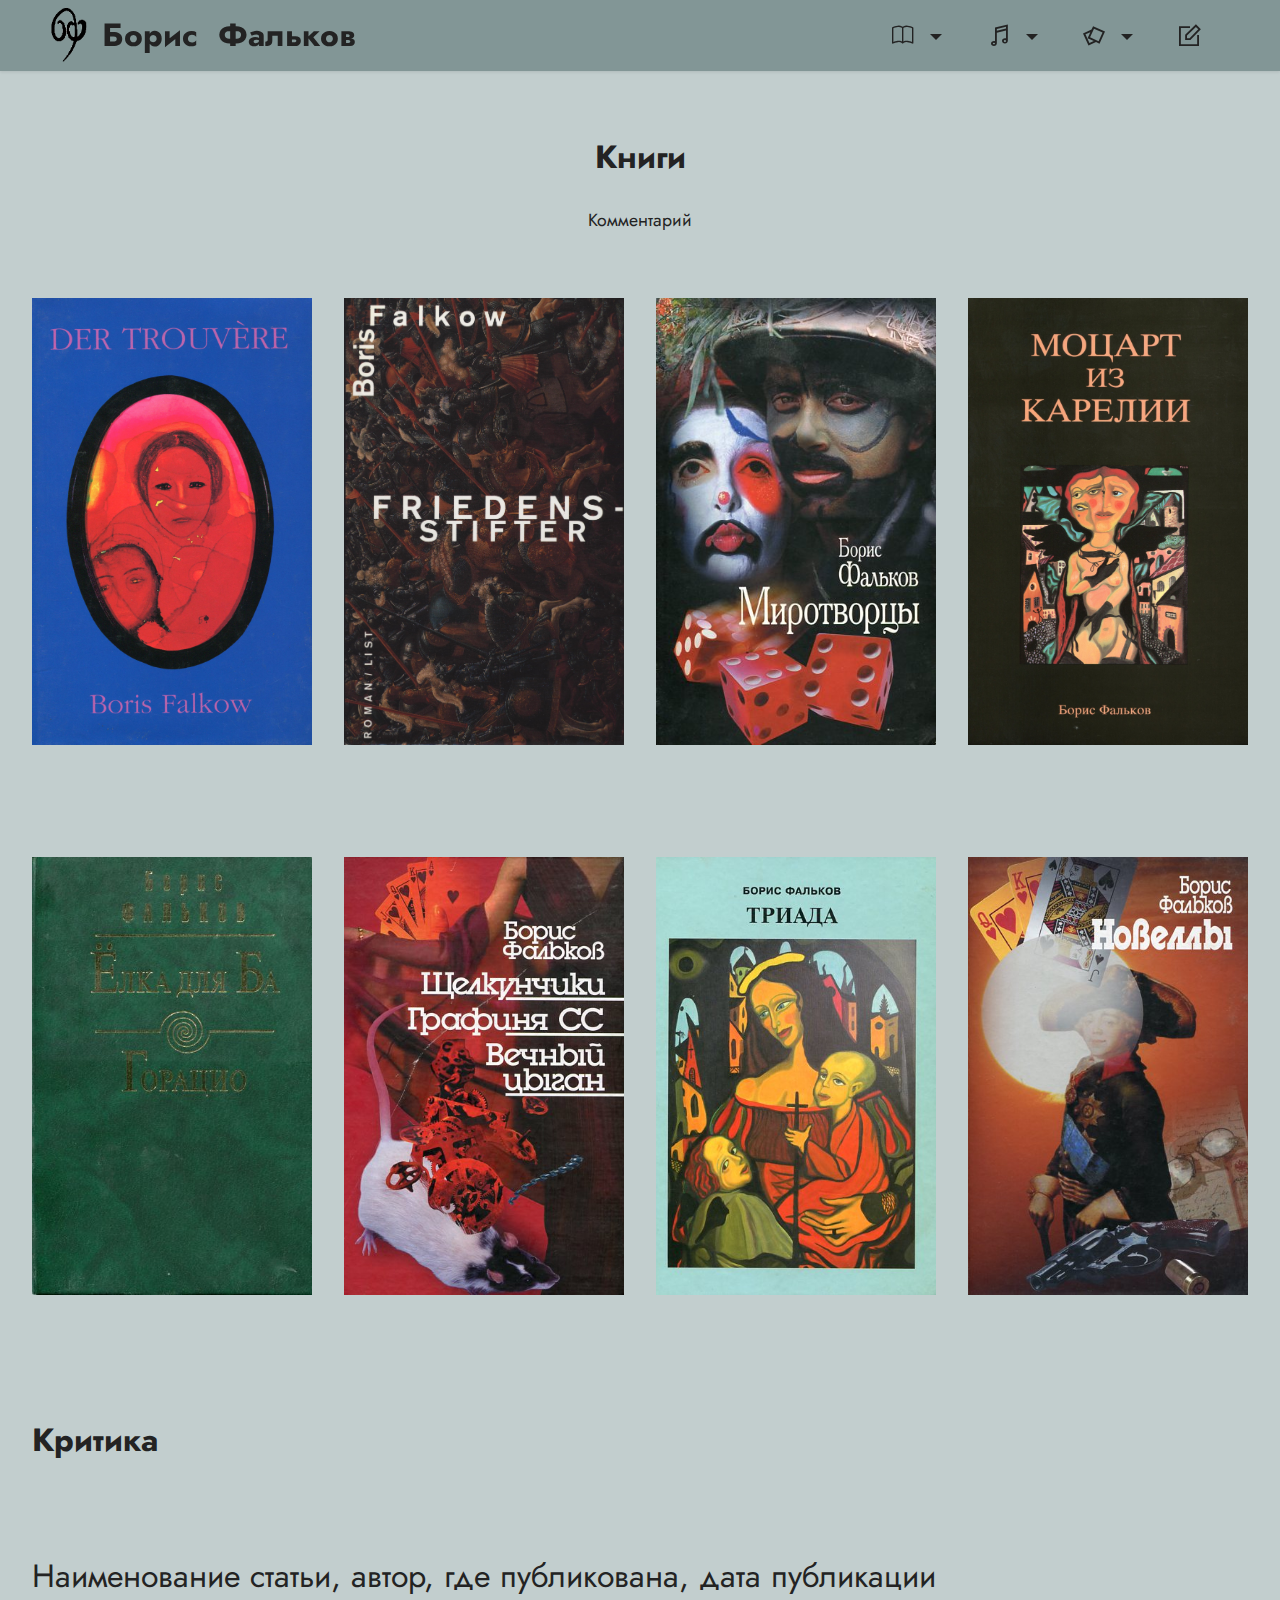
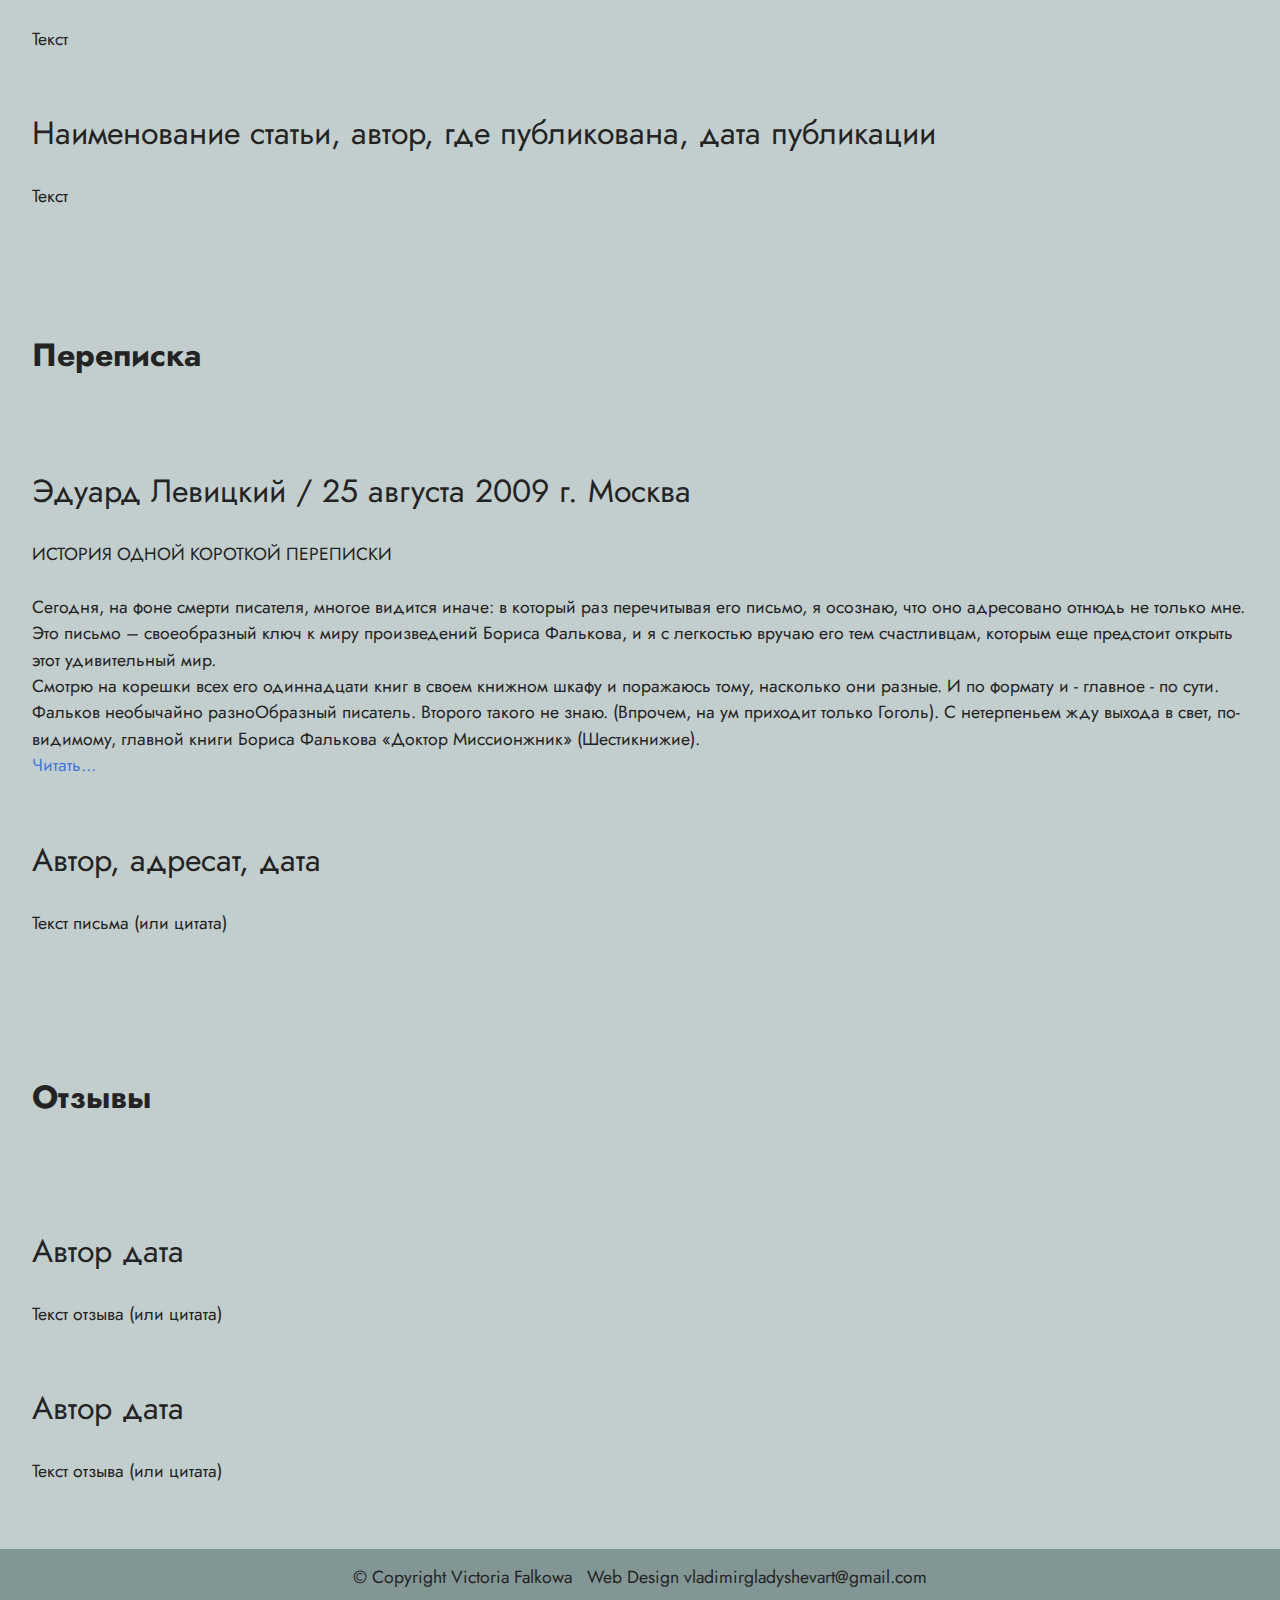
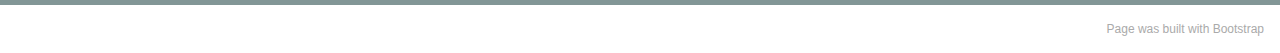
<file: Literature.html>
<!DOCTYPE html>
<html  >
<head>
  
  <meta charset="UTF-8">
  <meta http-equiv="X-UA-Compatible" content="IE=edge">
  <meta name="generator" content="Mobirise v5.2.0, mobirise.com">
  <meta name="viewport" content="width=device-width, initial-scale=1, minimum-scale=1">
  <link rel="shortcut icon" href="assets/images/bflogo.png" type="image/x-icon">
  <meta name="description" content="">
  
  
  <title>Literature</title>
  <link rel="stylesheet" href="assets/Bootstrap-Icons/Bootstrap-Icons.css">
  <link rel="stylesheet" href="assets/web/assets/mobirise-icons2/mobirise2.css">
  <link rel="stylesheet" href="assets/tether/tether.min.css">
  <link rel="stylesheet" href="assets/bootstrap/css/bootstrap.min.css">
  <link rel="stylesheet" href="assets/bootstrap/css/bootstrap-grid.min.css">
  <link rel="stylesheet" href="assets/bootstrap/css/bootstrap-reboot.min.css">
  <link rel="stylesheet" href="assets/dropdown/css/style.css">
  <link rel="stylesheet" href="assets/socicon/css/styles.css">
  <link rel="stylesheet" href="assets/theme/css/style.css">
  <link rel="preload" as="style" href="assets/mobirise/css/mbr-additional.css"><link rel="stylesheet" href="assets/mobirise/css/mbr-additional.css" type="text/css">
  
  
  
  
</head>
<body>
  
  <section class="menu menu2 cid-scVCYz52yA" once="menu" id="menu2-x">
    
    <nav class="navbar navbar-dropdown navbar-fixed-top navbar-expand-lg">
        <div class="container-fluid">
            <div class="navbar-brand">
                <span class="navbar-logo">
                    
                        <a href="index.html#header14-e"><img src="assets/images/bflogo.png" alt="" style="height: 3.7rem;"></a>
                    
                </span>
                <span class="navbar-caption-wrap"><a class="navbar-caption text-black text-primary display-2" href="index.html#header14-e">Борис&nbsp; Фальков</a></span>
            </div>
            <button class="navbar-toggler" type="button" data-toggle="collapse" data-target="#navbarSupportedContent" aria-controls="navbarNavAltMarkup" aria-expanded="false" aria-label="Toggle navigation">
                <div class="hamburger">
                    <span></span>
                    <span></span>
                    <span></span>
                    <span></span>
                </div>
            </button>
            <div class="collapse navbar-collapse" id="navbarSupportedContent">
                <ul class="navbar-nav nav-dropdown nav-right" data-app-modern-menu="true"><li class="nav-item dropdown"><a class="nav-link link text-black dropdown-toggle display-4" href="#" aria-expanded="false" data-toggle="dropdown-submenu"><span class="bi-book mbr-iconfont mbr-iconfont-btn"></span></a><div class="dropdown-menu"><a class="text-black dropdown-item text-primary display-4" href="Literature.html#content5-3d" aria-expanded="false">Книги</a><a class="text-black dropdown-item text-primary display-4" href="Literature.html#content5-3j" aria-expanded="false">Критика</a><a class="text-black dropdown-item text-primary display-4" href="Literature.html#content5-3m" aria-expanded="false">Переписка</a><a class="text-black dropdown-item text-primary display-4" href="Literature.html#content5-3p" aria-expanded="false">Отзывы</a></div></li><li class="nav-item dropdown open"><a class="nav-link link text-black dropdown-toggle display-4" href="#" aria-expanded="true" data-toggle="dropdown-submenu"><span class="mobi-mbri mobi-mbri-music mbr-iconfont mbr-iconfont-btn"></span></a><div class="dropdown-menu"><a class="text-black dropdown-item text-primary display-4" href="page3.html#content5-4t" aria-expanded="false">Стезя музыканта</a><a class="text-black dropdown-item text-primary display-4" href="page3.html#content5-4r" aria-expanded="false">О музыке<br></a><a class="text-black dropdown-item text-primary display-4" href="page3.html#features3-4i" aria-expanded="false">Студийные записи</a><a class="text-black dropdown-item text-primary display-4" href="page3.html#features3-4j" aria-expanded="false">Архивные записи</a></div></li><li class="nav-item dropdown"><a class="nav-link link text-black dropdown-toggle display-4" href="#" aria-expanded="false" data-toggle="dropdown-submenu"><span class="mobi-mbri mobi-mbri-image-gallery mbr-iconfont mbr-iconfont-btn"></span></a><div class="dropdown-menu"><a class="text-black dropdown-item text-primary display-4" href="page4.html#gallery4-2j" aria-expanded="false">Графика</a><a class="text-black dropdown-item text-primary display-4" href="page4.html#gallery4-3t" aria-expanded="false">Фотографии</a><a class="text-black dropdown-item text-primary display-4" href="page4.html#content5-2z" aria-expanded="false">Отклики</a></div></li><li class="nav-item"><a class="nav-link link text-black text-primary display-4" href="page6.html#form5-21" aria-expanded="false"><span class="mobi-mbri mobi-mbri-edit mbr-iconfont mbr-iconfont-btn"></span></a>
                    </li></ul>
                
                
            </div>
        </div>
    </nav>
</section>

<section class="content5 cid-se38EDijxi" id="content5-3d">
    
    <div class="container-fluid">
        <div class="row justify-content-center">
            <div class="col-md-12 col-lg-12">
                <h3 class="mbr-section-title mbr-fonts-style mb-4 display-2"><strong>Книги</strong></h3>
                
                <p class="mbr-text mbr-fonts-style display-7">Комментарий<br></p>
            </div>
        </div>
    </div>
</section>

<section class="gallery4 mbr-gallery cid-se39oDYxMi" id="gallery4-3e">
    

    

    <div class="container-fluid">
        
        <div class="row mbr-gallery mt-4">
            <div class="col-12 col-md-6 col-lg-3 item gallery-image">
                <div class="item-wrapper" data-toggle="modal" data-target="#sipm6gkuVr-modal">
                    <img class="w-100" src="assets/images/der-trouvere.jpg" alt="" data-slide-to="0" data-target="#lb-sipm6gkuVr">
                    <div class="icon-wrapper">
                        <span class="mobi-mbri mobi-mbri-search mbr-iconfont mbr-iconfont-btn"></span>
                    </div>
                </div>
                
            </div>
            <div class="col-12 col-md-6 col-lg-3 item gallery-image">
                <div class="item-wrapper" data-toggle="modal" data-target="#sipm6gkuVr-modal">
                    <img class="w-100" src="assets/images/friedensstifter.jpg" alt="" data-slide-to="1" data-target="#lb-sipm6gkuVr">
                    <div class="icon-wrapper">
                        <span class="mobi-mbri mobi-mbri-search mbr-iconfont mbr-iconfont-btn"></span>
                    </div>
                </div>
                
            </div>
            <div class="col-12 col-md-6 col-lg-3 item gallery-image">
                <div class="item-wrapper" data-toggle="modal" data-target="#sipm6gkuVr-modal">
                    <img class="w-100" src="assets/images/mirotvortsy.jpg" alt="" data-slide-to="2" data-target="#lb-sipm6gkuVr">
                    <div class="icon-wrapper">
                        <span class="mobi-mbri mobi-mbri-search mbr-iconfont mbr-iconfont-btn"></span>
                    </div>
                </div>
                
            </div>
            <div class="col-12 col-md-6 col-lg-3 item gallery-image">
                <div class="item-wrapper" data-toggle="modal" data-target="#sipm6gkuVr-modal">
                    <img class="w-100" src="assets/images/motsart.jpg" alt="" data-slide-to="3" data-target="#lb-sipm6gkuVr">
                    <div class="icon-wrapper">
                        <span class="mobi-mbri mobi-mbri-search mbr-iconfont mbr-iconfont-btn"></span>
                    </div>
                </div>
                
            </div>
        </div>

        <div class="modal mbr-slider" tabindex="-1" role="dialog" aria-hidden="true" id="sipm6gkuVr-modal">
            <div class="modal-dialog" role="document">
                <div class="modal-content">
                    <div class="modal-body">
                        <div class="carousel slide carousel-fade" id="lb-sipm6gkuVr" data-interval="5000">
                            <div class="carousel-inner">
                                <div class="carousel-item active">
                                    <img class="d-block w-100" src="assets/images/der-trouvere.jpg" alt="">
                                </div>
                                <div class="carousel-item">
                                    <img class="d-block w-100" src="assets/images/friedensstifter.jpg" alt="">
                                </div>
                                <div class="carousel-item">
                                    <img class="d-block w-100" src="assets/images/mirotvortsy.jpg" alt="">
                                </div>
                                <div class="carousel-item">
                                    <img class="d-block w-100" src="assets/images/motsart.jpg" alt="">
                                </div>
                            </div>
                            <ol class="carousel-indicators">
                                <li data-slide-to="0" class="active" data-target="#lb-sipm6gkuVr"></li>
                                <li data-slide-to="1" data-target="#lb-sipm6gkuVr"></li>
                                <li data-slide-to="2" data-target="#lb-sipm6gkuVr"></li>
                                <li data-slide-to="3" data-target="#lb-sipm6gkuVr"></li>
                            </ol>
                            <a role="button" href="" class="close" data-dismiss="modal" aria-label="Close">
                            </a>
                            <a class="carousel-control-prev carousel-control" role="button" data-slide="prev" href="#lb-sipm6gkuVr">
                                <span class="mobi-mbri mobi-mbri-arrow-prev" aria-hidden="true"></span>
                                <span class="sr-only">Previous</span>
                            </a>
                            <a class="carousel-control-next carousel-control" role="button" data-slide="next" href="#lb-sipm6gkuVr">
                                <span class="mobi-mbri mobi-mbri-arrow-next" aria-hidden="true"></span>
                                <span class="sr-only">Next</span>
                            </a>
                        </div>
                    </div>
                </div>
            </div>
        </div>
    </div>
</section>

<section class="gallery4 mbr-gallery cid-se3gfljVsH" id="gallery4-3f">
    

    

    <div class="container-fluid">
        
        <div class="row mbr-gallery mt-4">
            <div class="col-12 col-md-6 col-lg-3 item gallery-image">
                <div class="item-wrapper" data-toggle="modal" data-target="#sipm6gXtbK-modal">
                    <img class="w-100" src="assets/images/goratsio.jpg" alt="" data-slide-to="0" data-target="#lb-sipm6gXtbK">
                    <div class="icon-wrapper">
                        <span class="mobi-mbri mobi-mbri-search mbr-iconfont mbr-iconfont-btn"></span>
                    </div>
                </div>
                
            </div>
            <div class="col-12 col-md-6 col-lg-3 item gallery-image">
                <div class="item-wrapper" data-toggle="modal" data-target="#sipm6gXtbK-modal">
                    <img class="w-100" src="assets/images/nantacker.jpg" alt="" data-slide-to="1" data-target="#lb-sipm6gXtbK">
                    <div class="icon-wrapper">
                        <span class="mobi-mbri mobi-mbri-search mbr-iconfont mbr-iconfont-btn"></span>
                    </div>
                </div>
                
            </div>
            <div class="col-12 col-md-6 col-lg-3 item gallery-image">
                <div class="item-wrapper" data-toggle="modal" data-target="#sipm6gXtbK-modal">
                    <img class="w-100" src="assets/images/triada.jpg" alt="" data-slide-to="2" data-target="#lb-sipm6gXtbK">
                    <div class="icon-wrapper">
                        <span class="mobi-mbri mobi-mbri-search mbr-iconfont mbr-iconfont-btn"></span>
                    </div>
                </div>
                
            </div>
            <div class="col-12 col-md-6 col-lg-3 item gallery-image">
                <div class="item-wrapper" data-toggle="modal" data-target="#sipm6gXtbK-modal">
                    <img class="w-100" src="assets/images/novels.jpg" alt="" data-slide-to="3" data-target="#lb-sipm6gXtbK">
                    <div class="icon-wrapper">
                        <span class="mobi-mbri mobi-mbri-search mbr-iconfont mbr-iconfont-btn"></span>
                    </div>
                </div>
                
            </div>
        </div>

        <div class="modal mbr-slider" tabindex="-1" role="dialog" aria-hidden="true" id="sipm6gXtbK-modal">
            <div class="modal-dialog" role="document">
                <div class="modal-content">
                    <div class="modal-body">
                        <div class="carousel slide carousel-fade" id="lb-sipm6gXtbK" data-interval="5000">
                            <div class="carousel-inner">
                                <div class="carousel-item active">
                                    <img class="d-block w-100" src="assets/images/goratsio.jpg" alt="">
                                </div>
                                <div class="carousel-item">
                                    <img class="d-block w-100" src="assets/images/nantacker.jpg" alt="">
                                </div>
                                <div class="carousel-item">
                                    <img class="d-block w-100" src="assets/images/triada.jpg" alt="">
                                </div>
                                <div class="carousel-item">
                                    <img class="d-block w-100" src="assets/images/novels.jpg" alt="">
                                </div>
                            </div>
                            <ol class="carousel-indicators">
                                <li data-slide-to="0" class="active" data-target="#lb-sipm6gXtbK"></li>
                                <li data-slide-to="1" data-target="#lb-sipm6gXtbK"></li>
                                <li data-slide-to="2" data-target="#lb-sipm6gXtbK"></li>
                                <li data-slide-to="3" data-target="#lb-sipm6gXtbK"></li>
                            </ol>
                            <a role="button" href="" class="close" data-dismiss="modal" aria-label="Close">
                            </a>
                            <a class="carousel-control-prev carousel-control" role="button" data-slide="prev" href="#lb-sipm6gXtbK">
                                <span class="mobi-mbri mobi-mbri-arrow-prev" aria-hidden="true"></span>
                                <span class="sr-only">Previous</span>
                            </a>
                            <a class="carousel-control-next carousel-control" role="button" data-slide="next" href="#lb-sipm6gXtbK">
                                <span class="mobi-mbri mobi-mbri-arrow-next" aria-hidden="true"></span>
                                <span class="sr-only">Next</span>
                            </a>
                        </div>
                    </div>
                </div>
            </div>
        </div>
    </div>
</section>

<section class="content5 cid-se3iNdr67R" id="content5-3j">
    
    <div class="container-fluid">
        <div class="row justify-content-center">
            <div class="col-md-12 col-lg-12">
                <h3 class="mbr-section-title mbr-fonts-style mb-4 display-2"><strong>Критика</strong></h3>
                
                <p class="mbr-text mbr-fonts-style display-7"><br><br></p>
            </div>
        </div>
    </div>
</section>

<section class="content5 cid-se3jCHrT7B" id="content5-3k">
    
    <div class="container-fluid">
        <div class="row justify-content-center">
            <div class="col-md-12 col-lg-12">
                
                <h4 class="mbr-section-subtitle mbr-fonts-style mb-4 display-2">Наименование статьи, автор, где публикована, дата публикации</h4>
                <p class="mbr-text mbr-fonts-style display-7">Текст</p>
            </div>
        </div>
    </div>
</section>

<section class="content5 cid-se3kvNvU0u" id="content5-3l">
    
    <div class="container-fluid">
        <div class="row justify-content-center">
            <div class="col-md-12 col-lg-12">
                
                <h4 class="mbr-section-subtitle mbr-fonts-style mb-4 display-2">Наименование статьи, автор, где публикована, дата публикации</h4>
                <p class="mbr-text mbr-fonts-style display-7">Текст</p>
            </div>
        </div>
    </div>
</section>

<section class="content5 cid-se3kH1ZEKb" id="content5-3m">
    
    <div class="container-fluid">
        <div class="row justify-content-center">
            <div class="col-md-12 col-lg-12">
                <h3 class="mbr-section-title mbr-fonts-style mb-4 display-2"><strong>Переписка</strong></h3>
                
                <p class="mbr-text mbr-fonts-style display-7"><br><br></p>
            </div>
        </div>
    </div>
</section>

<section class="content5 cid-se3mIHTUo4" id="content5-3n">
    
    <div class="container-fluid">
        <div class="row justify-content-center">
            <div class="col-md-12 col-lg-12">
                
                <h4 class="mbr-section-subtitle mbr-fonts-style mb-4 display-2">Эдуард Левицкий / 25 августа 2009 г. Москва&nbsp;</h4>
                <p class="mbr-text mbr-fonts-style display-7">ИСТОРИЯ ОДНОЙ КОРОТКОЙ ПЕРЕПИСКИ<br><br>     Сегодня, на фоне смерти писателя, многое видится иначе: в который раз перечитывая его письмо, я осознаю,  что оно адресовано отнюдь не только мне. Это письмо – своеобразный ключ к миру произведений Бориса Фалькова, и я с легкостью вручаю его тем счастливцам, которым еще предстоит открыть этот удивительный мир.<br>    Смотрю на корешки всех его одиннадцати книг в своем книжном шкафу и поражаюсь тому, насколько  они разные. И по формату и - главное - по сути. Фальков необычайно разноОбразный писатель. Второго такого не знаю. (Впрочем, на ум приходит только Гоголь). С нетерпеньем жду выхода в свет, по-видимому, главной книги Бориса Фалькова «Доктор Миссионжник» (Шестикнижие). <br><a href="page8.html#content5-4n" class="text-info text-primary">Читать...</a><br></p>
            </div>
        </div>
    </div>
</section>

<section class="content5 cid-se3n5yfVvN" id="content5-3o">
    
    <div class="container-fluid">
        <div class="row justify-content-center">
            <div class="col-md-12 col-lg-12">
                
                <h4 class="mbr-section-subtitle mbr-fonts-style mb-4 display-2">Автор, адресат, дата&nbsp;</h4>
                <p class="mbr-text mbr-fonts-style display-7">Текст письма (или цитата)</p>
            </div>
        </div>
    </div>
</section>

<section class="content5 cid-se3njQo85m" id="content5-3p">
    
    <div class="container-fluid">
        <div class="row justify-content-center">
            <div class="col-md-12 col-lg-12">
                <h3 class="mbr-section-title mbr-fonts-style mb-4 display-2"><strong>Отзывы</strong></h3>
                
                <p class="mbr-text mbr-fonts-style display-2"><br><br></p>
            </div>
        </div>
    </div>
</section>

<section class="content5 cid-se3nqQvwZ9" id="content5-3q">
    
    <div class="container-fluid">
        <div class="row justify-content-center">
            <div class="col-md-12 col-lg-12">
                
                <h4 class="mbr-section-subtitle mbr-fonts-style mb-4 display-2">Автор дата&nbsp;</h4>
                <p class="mbr-text mbr-fonts-style display-7">Текст отзыва (или цитата)</p>
            </div>
        </div>
    </div>
</section>

<section class="content5 cid-se3nyY1Fz0" id="content5-3r">
    
    <div class="container-fluid">
        <div class="row justify-content-center">
            <div class="col-md-12 col-lg-12">
                
                <h4 class="mbr-section-subtitle mbr-fonts-style mb-4 display-2">Автор дата&nbsp;</h4>
                <p class="mbr-text mbr-fonts-style display-7">Текст отзыва (или цитата)</p>
            </div>
        </div>
    </div>
</section>

<section class="footer7 cid-sd82dUHqn7" once="footers" id="footer7-y">

    

    

    <div class="container">
        <div class="media-container-row align-center mbr-white">
            <div class="col-12">
                <p class="mbr-text mb-0 mbr-fonts-style display-7">© Copyright  Victoria Falkowa&nbsp; &nbsp;Web Design  vladimirgladyshevart@gmail.com</p>
            </div>
        </div>
    </div>
</section><section style="background-color: #fff; font-family: -apple-system, BlinkMacSystemFont, 'Segoe UI', 'Roboto', 'Helvetica Neue', Arial, sans-serif; color:#aaa; font-size:12px; padding: 0; align-items: center; display: flex;"><a href="https://mobirise.site/w" style="flex: 1 1; height: 3rem; padding-left: 1rem;"></a><p style="flex: 0 0 auto; margin:0; padding-right:1rem;">Page was <a href="https://getbootstrap.com" style="color:#aaa;">built</a> with Bootstrap</p></section><script src="assets/web/assets/jquery/jquery.min.js"></script>  <script src="assets/popper/popper.min.js"></script>  <script src="assets/tether/tether.min.js"></script>  <script src="assets/bootstrap/js/bootstrap.min.js"></script>  <script src="assets/smoothscroll/smooth-scroll.js"></script>  <script src="assets/dropdown/js/nav-dropdown.js"></script>  <script src="assets/dropdown/js/navbar-dropdown.js"></script>  <script src="assets/touchswipe/jquery.touch-swipe.min.js"></script>  <script src="assets/theme/js/script.js"></script>  
  
  
 <div id="scrollToTop" class="scrollToTop mbr-arrow-up"><a style="text-align: center;"><i class="mbr-arrow-up-icon mbr-arrow-up-icon-cm cm-icon cm-icon-smallarrow-up"></i></a></div>
  </body>
</html>
</file>
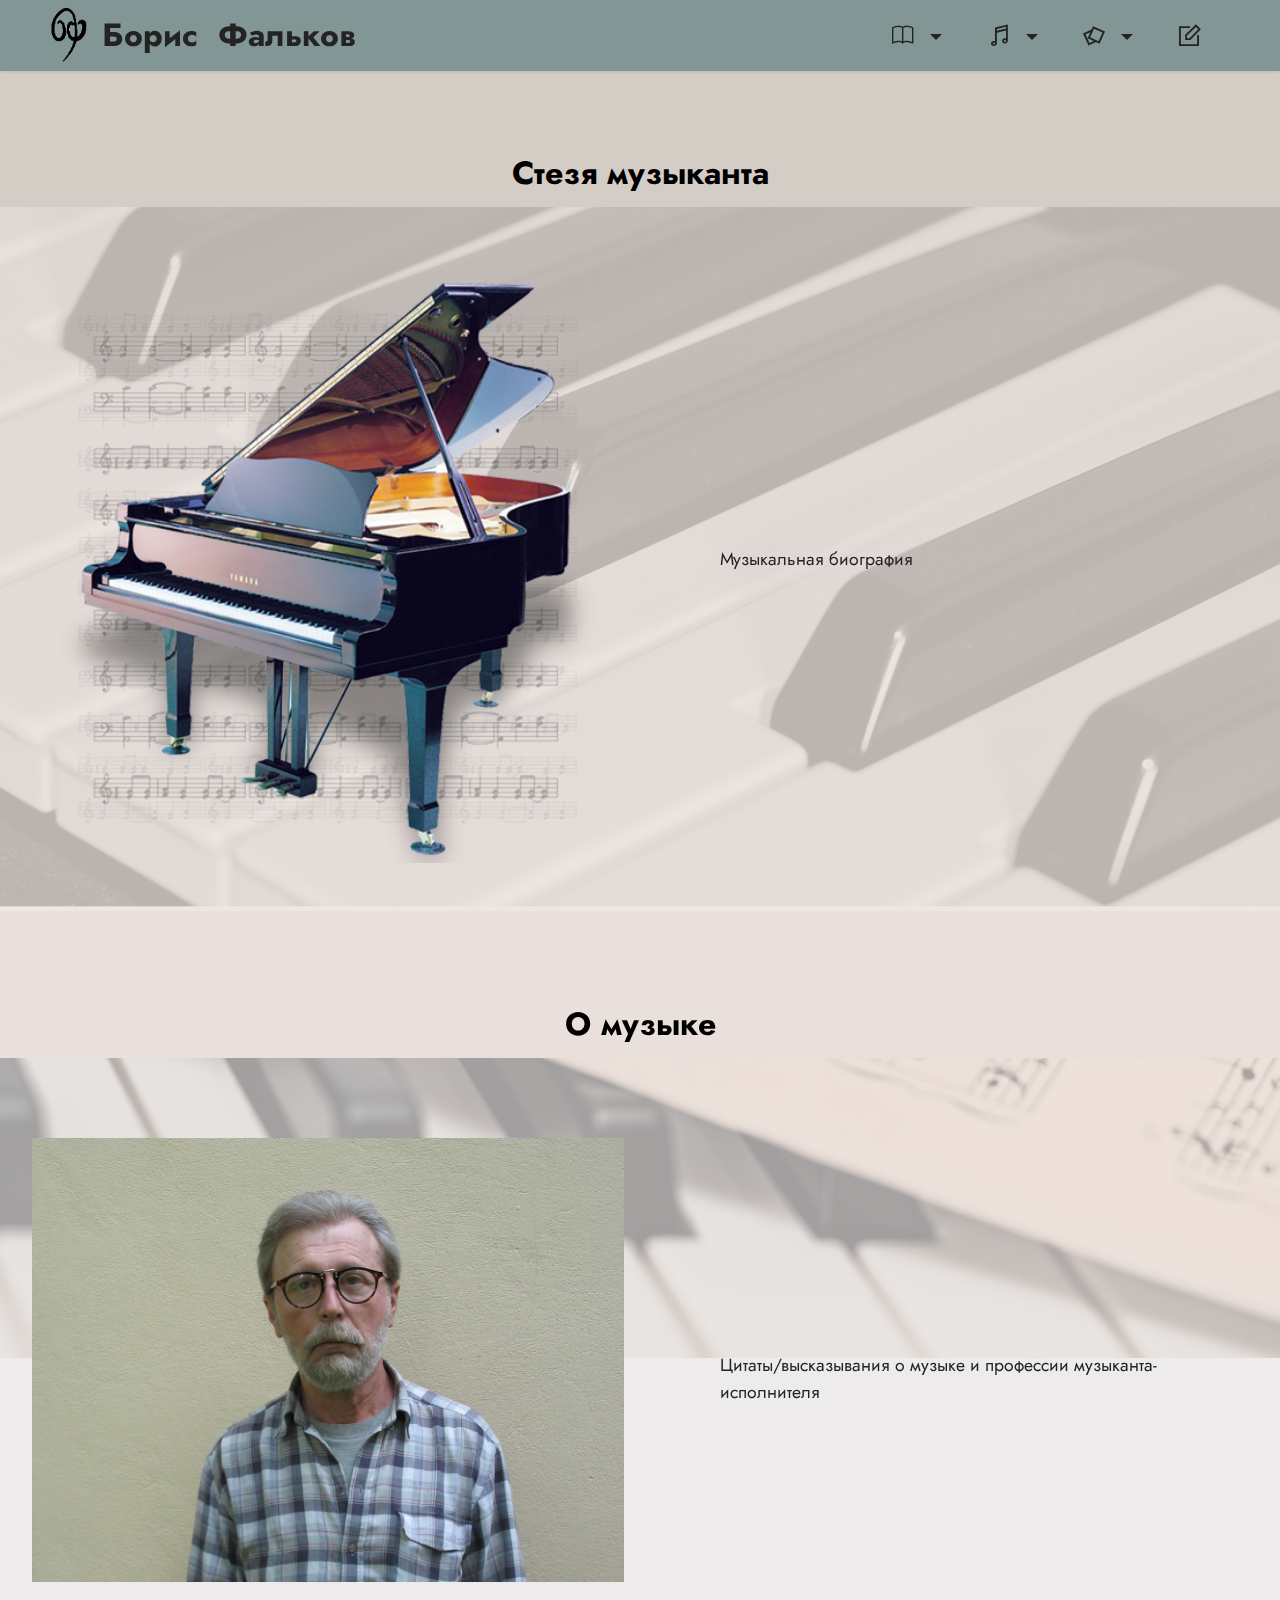
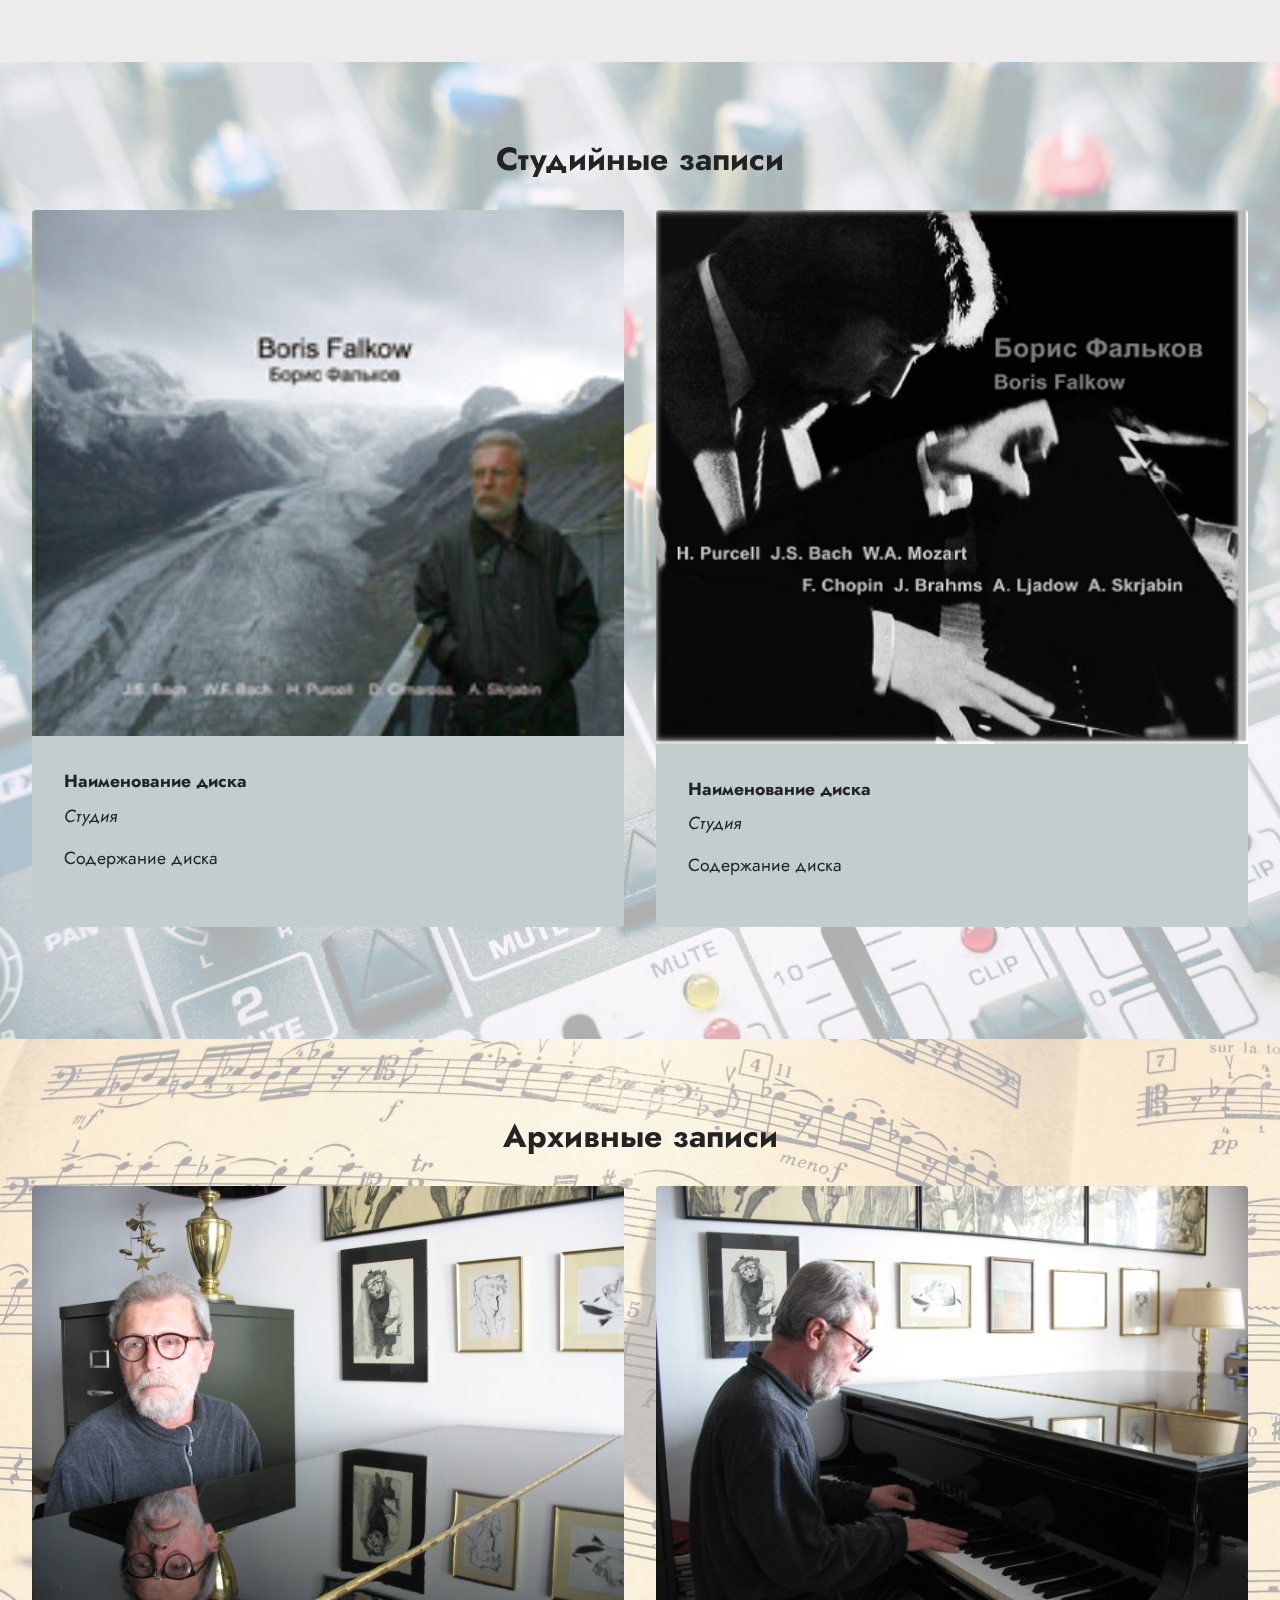
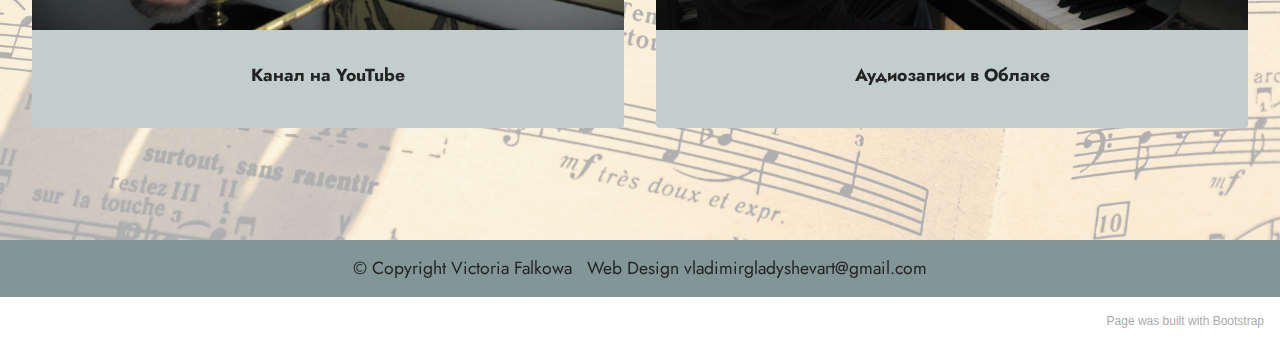
<file: page3.html>
<!DOCTYPE html>
<html  >
<head>
  
  <meta charset="UTF-8">
  <meta http-equiv="X-UA-Compatible" content="IE=edge">
  <meta name="generator" content="Mobirise v5.2.0, mobirise.com">
  <meta name="viewport" content="width=device-width, initial-scale=1, minimum-scale=1">
  <link rel="shortcut icon" href="assets/images/bflogo.png" type="image/x-icon">
  <meta name="description" content="">
  
  
  <title>Music</title>
  <link rel="stylesheet" href="assets/Bootstrap-Icons/Bootstrap-Icons.css">
  <link rel="stylesheet" href="assets/web/assets/mobirise-icons2/mobirise2.css">
  <link rel="stylesheet" href="assets/tether/tether.min.css">
  <link rel="stylesheet" href="assets/bootstrap/css/bootstrap.min.css">
  <link rel="stylesheet" href="assets/bootstrap/css/bootstrap-grid.min.css">
  <link rel="stylesheet" href="assets/bootstrap/css/bootstrap-reboot.min.css">
  <link rel="stylesheet" href="assets/dropdown/css/style.css">
  <link rel="stylesheet" href="assets/socicon/css/styles.css">
  <link rel="stylesheet" href="assets/theme/css/style.css">
  <link rel="preload" as="style" href="assets/mobirise/css/mbr-additional.css"><link rel="stylesheet" href="assets/mobirise/css/mbr-additional.css" type="text/css">
  
  
  
  
</head>
<body>
  
  <section class="menu menu2 cid-scVCYz52yA" once="menu" id="menu2-z">
    
    <nav class="navbar navbar-dropdown navbar-fixed-top navbar-expand-lg">
        <div class="container-fluid">
            <div class="navbar-brand">
                <span class="navbar-logo">
                    
                        <a href="index.html#header14-e"><img src="assets/images/bflogo.png" alt="" style="height: 3.7rem;"></a>
                    
                </span>
                <span class="navbar-caption-wrap"><a class="navbar-caption text-black text-primary display-2" href="index.html#header14-e">Борис&nbsp; Фальков</a></span>
            </div>
            <button class="navbar-toggler" type="button" data-toggle="collapse" data-target="#navbarSupportedContent" aria-controls="navbarNavAltMarkup" aria-expanded="false" aria-label="Toggle navigation">
                <div class="hamburger">
                    <span></span>
                    <span></span>
                    <span></span>
                    <span></span>
                </div>
            </button>
            <div class="collapse navbar-collapse" id="navbarSupportedContent">
                <ul class="navbar-nav nav-dropdown nav-right" data-app-modern-menu="true"><li class="nav-item dropdown"><a class="nav-link link text-black dropdown-toggle display-4" href="#" aria-expanded="false" data-toggle="dropdown-submenu"><span class="bi-book mbr-iconfont mbr-iconfont-btn"></span></a><div class="dropdown-menu"><a class="text-black dropdown-item text-primary display-4" href="Literature.html#content5-3d" aria-expanded="false">Книги</a><a class="text-black dropdown-item text-primary display-4" href="Literature.html#content5-3j" aria-expanded="false">Критика</a><a class="text-black dropdown-item text-primary display-4" href="Literature.html#content5-3m" aria-expanded="false">Переписка</a><a class="text-black dropdown-item text-primary display-4" href="Literature.html#content5-3p" aria-expanded="false">Отзывы</a></div></li><li class="nav-item dropdown open"><a class="nav-link link text-black dropdown-toggle display-4" href="#" aria-expanded="true" data-toggle="dropdown-submenu"><span class="mobi-mbri mobi-mbri-music mbr-iconfont mbr-iconfont-btn"></span></a><div class="dropdown-menu"><a class="text-black dropdown-item text-primary display-4" href="page3.html#content5-4t" aria-expanded="false">Стезя музыканта</a><a class="text-black dropdown-item text-primary display-4" href="page3.html#content5-4r" aria-expanded="false">О музыке<br></a><a class="text-black dropdown-item text-primary display-4" href="page3.html#features3-4i" aria-expanded="false">Студийные записи</a><a class="text-black dropdown-item text-primary display-4" href="page3.html#features3-4j" aria-expanded="false">Архивные записи</a></div></li><li class="nav-item dropdown"><a class="nav-link link text-black dropdown-toggle display-4" href="#" aria-expanded="false" data-toggle="dropdown-submenu"><span class="mobi-mbri mobi-mbri-image-gallery mbr-iconfont mbr-iconfont-btn"></span></a><div class="dropdown-menu"><a class="text-black dropdown-item text-primary display-4" href="page4.html#gallery4-2j" aria-expanded="false">Графика</a><a class="text-black dropdown-item text-primary display-4" href="page4.html#gallery4-3t" aria-expanded="false">Фотографии</a><a class="text-black dropdown-item text-primary display-4" href="page4.html#content5-2z" aria-expanded="false">Отклики</a></div></li><li class="nav-item"><a class="nav-link link text-black text-primary display-4" href="page6.html#form5-21" aria-expanded="false"><span class="mobi-mbri mobi-mbri-edit mbr-iconfont mbr-iconfont-btn"></span></a>
                    </li></ul>
                
                
            </div>
        </div>
    </nav>
</section>

<section class="content5 cid-senNgXahtV" id="content5-4t">
    
    <div class="container-fluid">
        <div class="row justify-content-center">
            <div class="col-md-12 col-lg-11">
                
                
                <p class="mbr-text mbr-fonts-style display-2"><strong>Стезя музыканта</strong><br></p>
            </div>
        </div>
    </div>
</section>

<section class="header14 cid-sdo5Co5bpX mbr-parallax-background" id="header14-28">

    

    <div class="mbr-overlay" style="opacity: 0.8; background-color: rgb(234, 224, 219);"></div>

    <div class="container-fluid">
        <div class="row justify-content-center align-items-center">
            <div class="col-12 col-md-6 image-wrapper">
                <img src="assets/images/piano.png" alt="">
            </div>
            <div class="col-12 col-md">
                <div class="text-wrapper">
                    
                    <p class="mbr-text mbr-fonts-style display-7">Музыкальная биография</p>
                    
                </div>
            </div>
        </div>
    </div>
</section>

<section class="content5 cid-senLXXRIdd" id="content5-4r">
    
    <div class="container-fluid">
        <div class="row justify-content-center">
            <div class="col-md-12 col-lg-11">
                
                
                <p class="mbr-text mbr-fonts-style display-2"><strong>О музыке</strong><br></p>
            </div>
        </div>
    </div>
</section>

<section class="header14 cid-sdo8OAnMRl mbr-parallax-background" id="header14-2b">

    

    <div class="mbr-overlay" style="opacity: 0.7; background-color: rgb(229, 226, 226);"></div>

    <div class="container-fluid">
        <div class="row justify-content-center align-items-center">
            <div class="col-12 col-md-6 image-wrapper">
                <img src="assets/images/kabli-105.jpeg" alt="">
            </div>
            <div class="col-12 col-md">
                <div class="text-wrapper">
                    
                    <p class="mbr-text mbr-fonts-style display-7"><br><br>Цитаты/высказывания о музыке и профессии музыканта-исполнителя<br></p>
                    
                </div>
            </div>
        </div>
    </div>
</section>

<section class="features3 cid-selVG8j6sC" id="features3-4i">
    
    <div class="mbr-overlay"></div>
    <div class="container-fluid">
        <div class="mbr-section-head">
            <h4 class="mbr-section-title mbr-fonts-style align-center mb-0 display-2"><strong>Студийные записи</strong></h4>
            
        </div>
        <div class="row mt-4">
            <div class="item features-image сol-12 col-md-6 col-lg-6">
                <div class="item-wrapper">
                    <div class="item-img">
                        <img src="assets/images/cd1-small.jpg" alt="">
                    </div>
                    <div class="item-content">
                        <h5 class="item-title mbr-fonts-style display-7"><strong>Наименование диска</strong></h5>
                        <h6 class="item-subtitle mbr-fonts-style mt-1 display-7">
                            <em>Студия</em></h6>
                        <p class="mbr-text mbr-fonts-style mt-3 display-7">Содержание диска</p>
                    </div>
                    
                </div>
            </div>
            <div class="item features-image сol-12 col-md-6 col-lg-6">
                <div class="item-wrapper">
                    <div class="item-img">
                        <img src="assets/images/cd-2.png" alt="">
                    </div>
                    <div class="item-content">
                        <h5 class="item-title mbr-fonts-style display-7"><strong>Наименование диска</strong></h5>
                        <h6 class="item-subtitle mbr-fonts-style mt-1 display-7">
                            <em>Студия</em>
                        </h6>
                        <p class="mbr-text mbr-fonts-style mt-3 display-7">Содержание диска</p>
                    </div>
                    
                </div>
            </div>
            
        </div>
    </div>
</section>

<section class="features3 cid-selXnqe0rK" id="features3-4j">
    
    <div class="mbr-overlay"></div>
    <div class="container-fluid">
        <div class="mbr-section-head">
            <h4 class="mbr-section-title mbr-fonts-style align-center mb-0 display-2"><strong>Архивные записи</strong></h4>
            
        </div>
        <div class="row mt-4">
            <div class="item features-image сol-12 col-md-6 col-lg-6">
                <div class="item-wrapper">
                    <div class="item-img">
                        <a href="https://www.youtube.com/user/livedreams2"><img src="assets/images/img-5461.jpg" alt=""></a>
                    </div>
                    <div class="item-content">
                        <h5 class="item-title mbr-fonts-style display-7"><a href="https://www.youtube.com/user/livedreams2" class="text-black" target="_blank"><strong>Канал на YouTube</strong></a></h5>
                        
                        
                    </div>
                    
                </div>
            </div>
            <div class="item features-image сol-12 col-md-6 col-lg-6">
                <div class="item-wrapper">
                    <div class="item-img">
                        <a href="https://drive.google.com/drive/folders/1DUmxrEs6yRmUdow0endCrn_sGRfXxIfv?usp=sharing"><img src="assets/images/img-5463.jpg" alt=""></a>
                    </div>
                    <div class="item-content">
                        <h5 class="item-title mbr-fonts-style display-7"><a href="https://drive.google.com/drive/folders/1DUmxrEs6yRmUdow0endCrn_sGRfXxIfv?usp=sharing" class="text-black text-primary" target="_blank"><strong>Аудиозаписи в Облаке</strong></a></h5>
                        
                        
                    </div>
                    
                </div>
            </div>
            
        </div>
    </div>
</section>

<section class="footer7 cid-sd82dUHqn7" once="footers" id="footer7-10">

    

    

    <div class="container">
        <div class="media-container-row align-center mbr-white">
            <div class="col-12">
                <p class="mbr-text mb-0 mbr-fonts-style display-7">© Copyright  Victoria Falkowa&nbsp; &nbsp;Web Design  vladimirgladyshevart@gmail.com</p>
            </div>
        </div>
    </div>
</section><section style="background-color: #fff; font-family: -apple-system, BlinkMacSystemFont, 'Segoe UI', 'Roboto', 'Helvetica Neue', Arial, sans-serif; color:#aaa; font-size:12px; padding: 0; align-items: center; display: flex;"><a href="https://mobirise.site/w" style="flex: 1 1; height: 3rem; padding-left: 1rem;"></a><p style="flex: 0 0 auto; margin:0; padding-right:1rem;">Page was <a href="https://getbootstrap.com" style="color:#aaa;">built</a> with Bootstrap</p></section><script src="assets/web/assets/jquery/jquery.min.js"></script>  <script src="assets/popper/popper.min.js"></script>  <script src="assets/tether/tether.min.js"></script>  <script src="assets/bootstrap/js/bootstrap.min.js"></script>  <script src="assets/smoothscroll/smooth-scroll.js"></script>  <script src="assets/parallax/jarallax.min.js"></script>  <script src="assets/dropdown/js/nav-dropdown.js"></script>  <script src="assets/dropdown/js/navbar-dropdown.js"></script>  <script src="assets/touchswipe/jquery.touch-swipe.min.js"></script>  <script src="assets/theme/js/script.js"></script>  
  
  
 <div id="scrollToTop" class="scrollToTop mbr-arrow-up"><a style="text-align: center;"><i class="mbr-arrow-up-icon mbr-arrow-up-icon-cm cm-icon cm-icon-smallarrow-up"></i></a></div>
  </body>
</html>
</file>
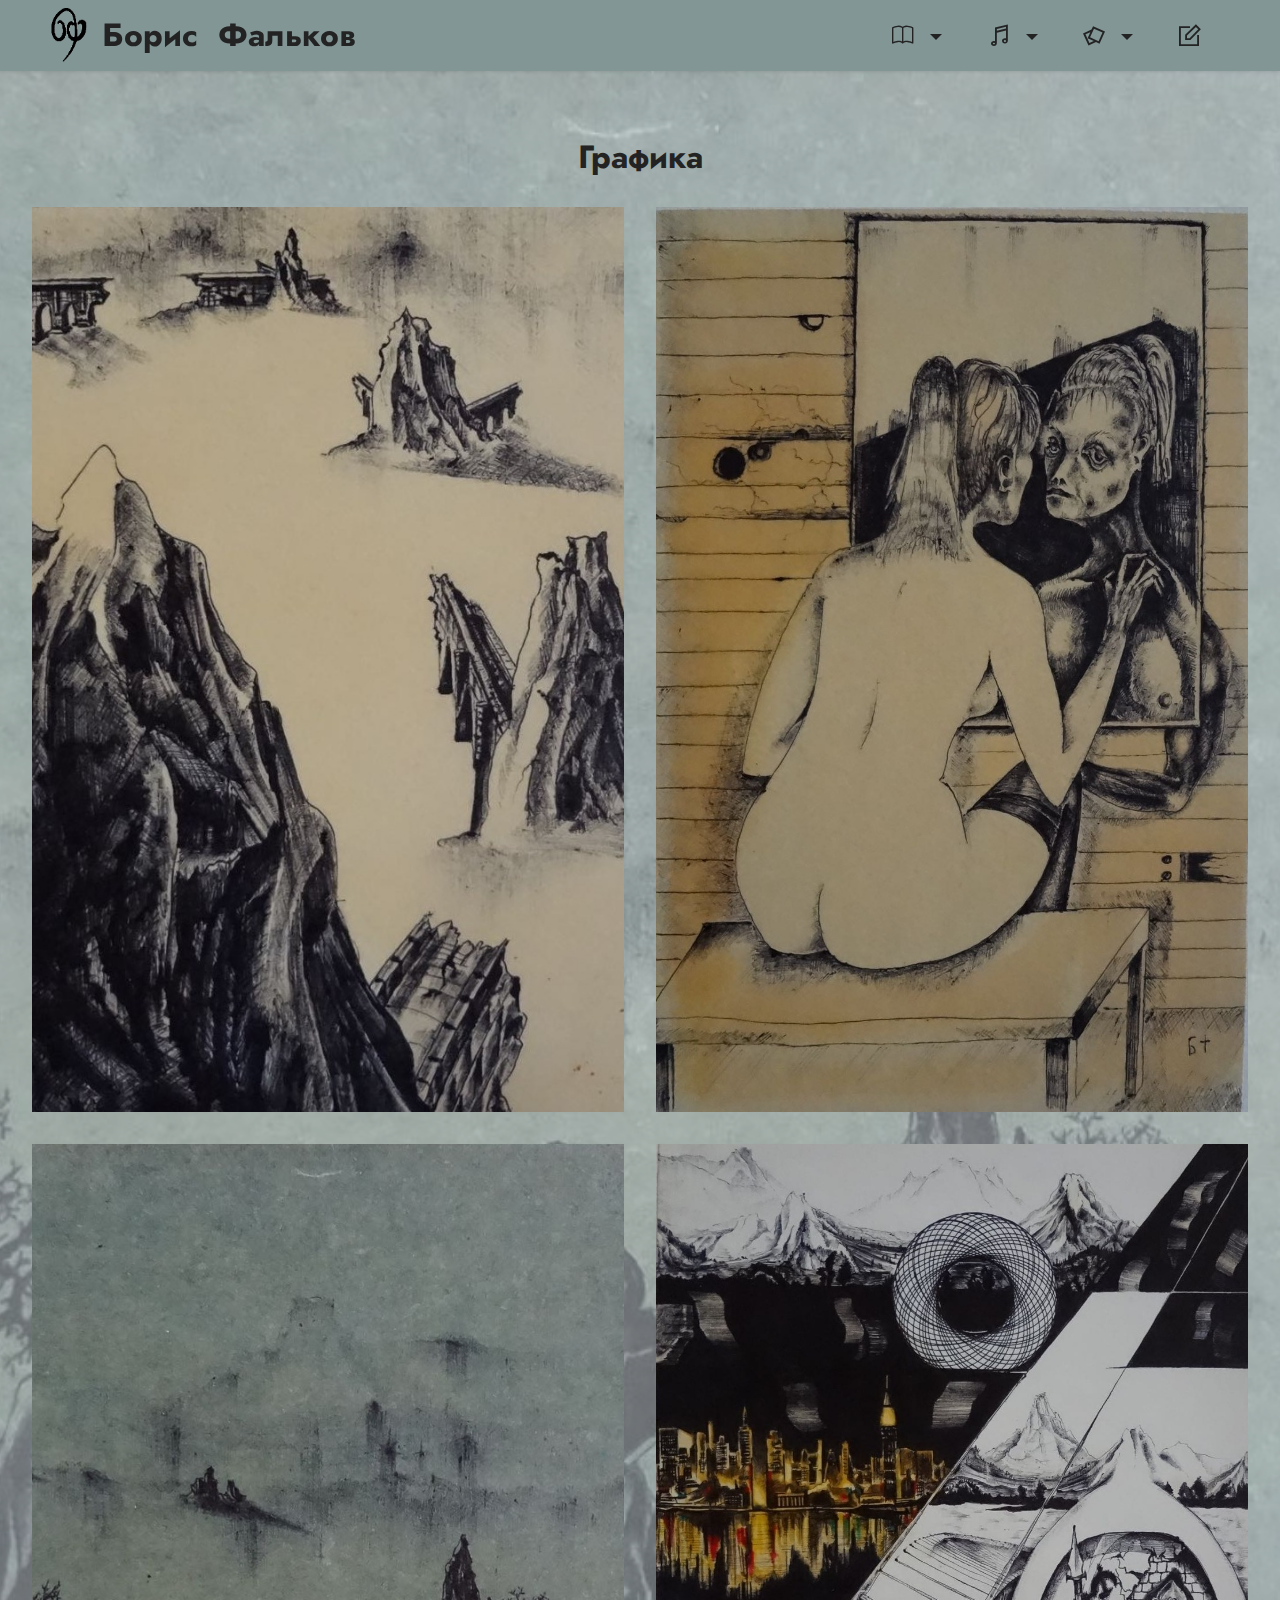
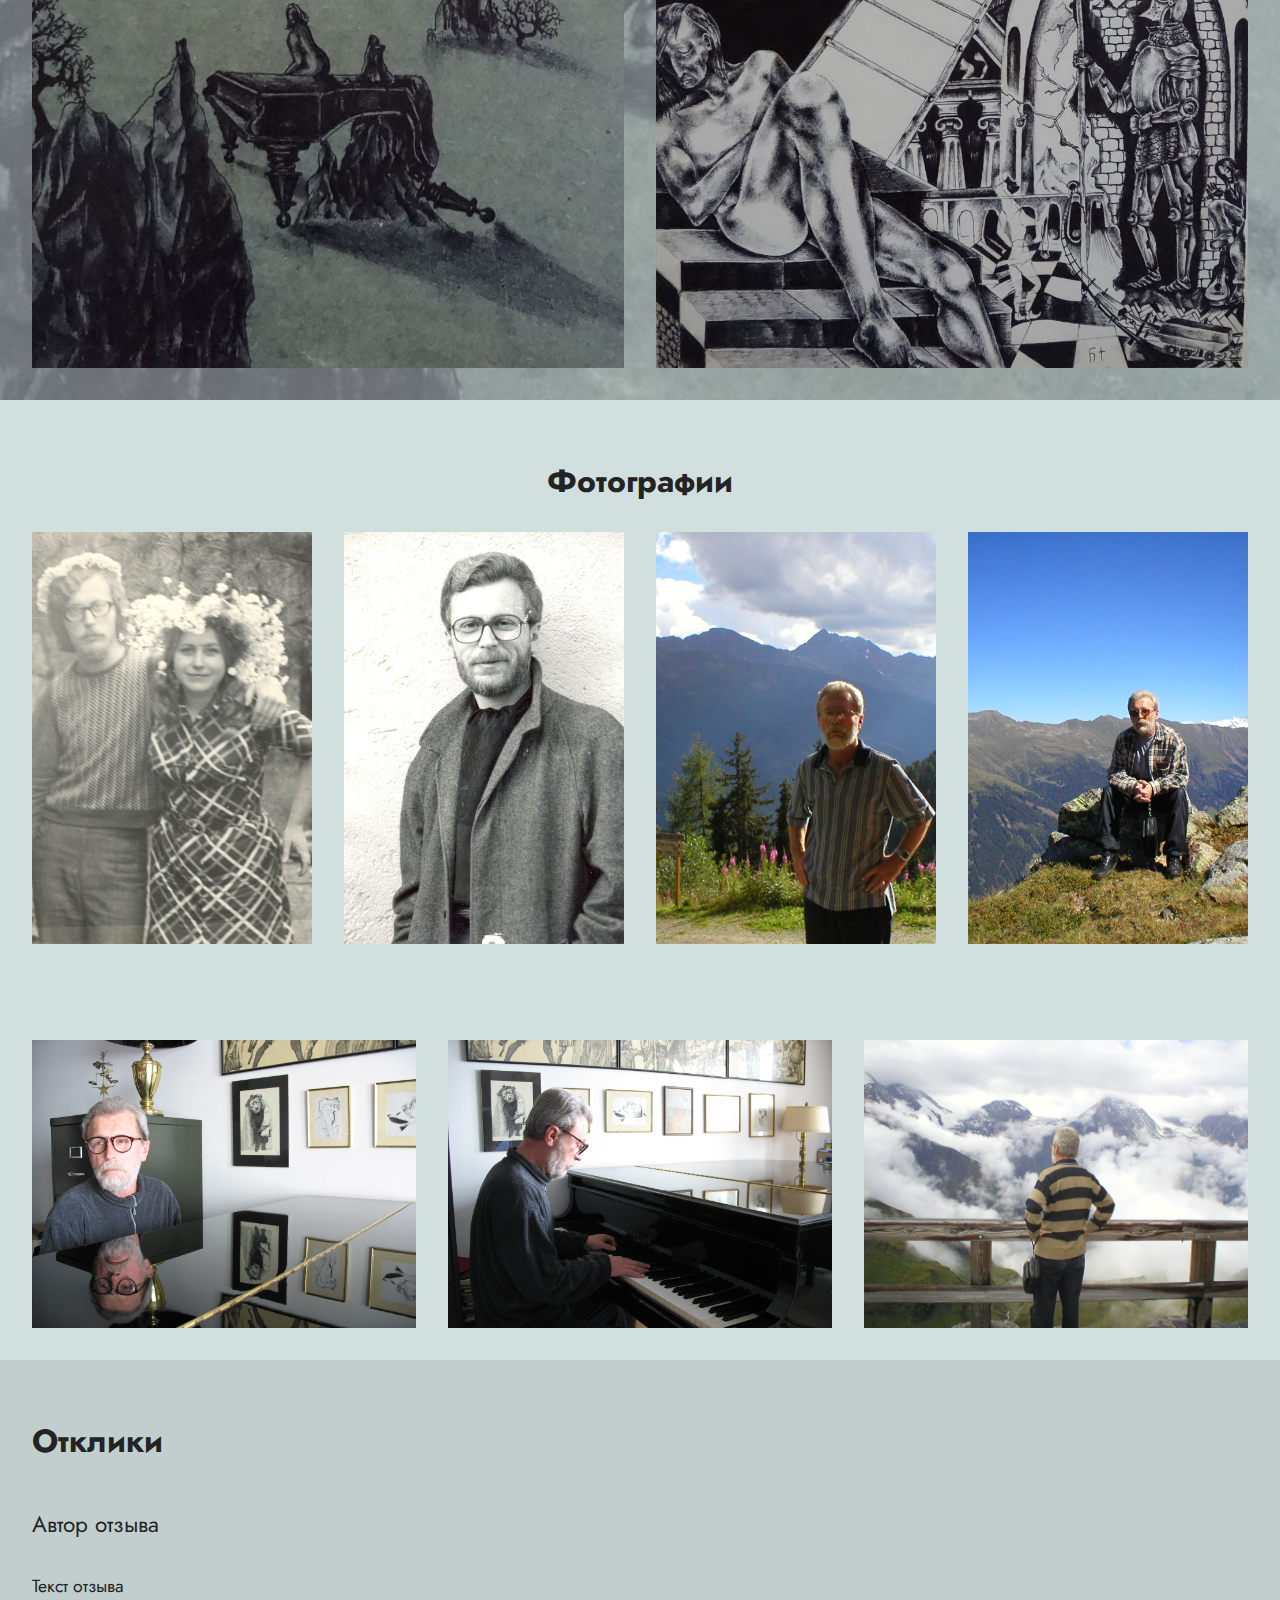
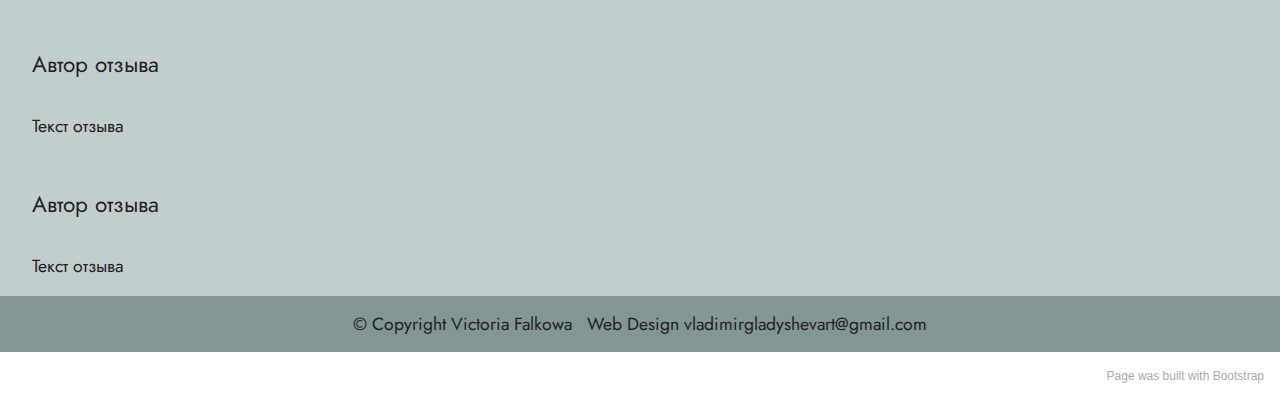
<file: page4.html>
<!DOCTYPE html>
<html  >
<head>
  
  <meta charset="UTF-8">
  <meta http-equiv="X-UA-Compatible" content="IE=edge">
  <meta name="generator" content="Mobirise v5.2.0, mobirise.com">
  <meta name="viewport" content="width=device-width, initial-scale=1, minimum-scale=1">
  <link rel="shortcut icon" href="assets/images/bflogo.png" type="image/x-icon">
  <meta name="description" content="">
  
  
  <title>Graphics</title>
  <link rel="stylesheet" href="assets/Bootstrap-Icons/Bootstrap-Icons.css">
  <link rel="stylesheet" href="assets/web/assets/mobirise-icons2/mobirise2.css">
  <link rel="stylesheet" href="assets/tether/tether.min.css">
  <link rel="stylesheet" href="assets/bootstrap/css/bootstrap.min.css">
  <link rel="stylesheet" href="assets/bootstrap/css/bootstrap-grid.min.css">
  <link rel="stylesheet" href="assets/bootstrap/css/bootstrap-reboot.min.css">
  <link rel="stylesheet" href="assets/dropdown/css/style.css">
  <link rel="stylesheet" href="assets/socicon/css/styles.css">
  <link rel="stylesheet" href="assets/theme/css/style.css">
  <link rel="preload" as="style" href="assets/mobirise/css/mbr-additional.css"><link rel="stylesheet" href="assets/mobirise/css/mbr-additional.css" type="text/css">
  
  
  
  
</head>
<body>
  
  <section class="menu menu2 cid-scVCYz52yA" once="menu" id="menu2-11">
    
    <nav class="navbar navbar-dropdown navbar-fixed-top navbar-expand-lg">
        <div class="container-fluid">
            <div class="navbar-brand">
                <span class="navbar-logo">
                    
                        <a href="index.html#header14-e"><img src="assets/images/bflogo.png" alt="" style="height: 3.7rem;"></a>
                    
                </span>
                <span class="navbar-caption-wrap"><a class="navbar-caption text-black text-primary display-2" href="index.html#header14-e">Борис&nbsp; Фальков</a></span>
            </div>
            <button class="navbar-toggler" type="button" data-toggle="collapse" data-target="#navbarSupportedContent" aria-controls="navbarNavAltMarkup" aria-expanded="false" aria-label="Toggle navigation">
                <div class="hamburger">
                    <span></span>
                    <span></span>
                    <span></span>
                    <span></span>
                </div>
            </button>
            <div class="collapse navbar-collapse" id="navbarSupportedContent">
                <ul class="navbar-nav nav-dropdown nav-right" data-app-modern-menu="true"><li class="nav-item dropdown"><a class="nav-link link text-black dropdown-toggle display-4" href="#" aria-expanded="false" data-toggle="dropdown-submenu"><span class="bi-book mbr-iconfont mbr-iconfont-btn"></span></a><div class="dropdown-menu"><a class="text-black dropdown-item text-primary display-4" href="Literature.html#content5-3d" aria-expanded="false">Книги</a><a class="text-black dropdown-item text-primary display-4" href="Literature.html#content5-3j" aria-expanded="false">Критика</a><a class="text-black dropdown-item text-primary display-4" href="Literature.html#content5-3m" aria-expanded="false">Переписка</a><a class="text-black dropdown-item text-primary display-4" href="Literature.html#content5-3p" aria-expanded="false">Отзывы</a></div></li><li class="nav-item dropdown open"><a class="nav-link link text-black dropdown-toggle display-4" href="#" aria-expanded="true" data-toggle="dropdown-submenu"><span class="mobi-mbri mobi-mbri-music mbr-iconfont mbr-iconfont-btn"></span></a><div class="dropdown-menu"><a class="text-black dropdown-item text-primary display-4" href="page3.html#content5-4t" aria-expanded="false">Стезя музыканта</a><a class="text-black dropdown-item text-primary display-4" href="page3.html#content5-4r" aria-expanded="false">О музыке<br></a><a class="text-black dropdown-item text-primary display-4" href="page3.html#features3-4i" aria-expanded="false">Студийные записи</a><a class="text-black dropdown-item text-primary display-4" href="page3.html#features3-4j" aria-expanded="false">Архивные записи</a></div></li><li class="nav-item dropdown"><a class="nav-link link text-black dropdown-toggle display-4" href="#" aria-expanded="false" data-toggle="dropdown-submenu"><span class="mobi-mbri mobi-mbri-image-gallery mbr-iconfont mbr-iconfont-btn"></span></a><div class="dropdown-menu"><a class="text-black dropdown-item text-primary display-4" href="page4.html#gallery4-2j" aria-expanded="false">Графика</a><a class="text-black dropdown-item text-primary display-4" href="page4.html#gallery4-3t" aria-expanded="false">Фотографии</a><a class="text-black dropdown-item text-primary display-4" href="page4.html#content5-2z" aria-expanded="false">Отклики</a></div></li><li class="nav-item"><a class="nav-link link text-black text-primary display-4" href="page6.html#form5-21" aria-expanded="false"><span class="mobi-mbri mobi-mbri-edit mbr-iconfont mbr-iconfont-btn"></span></a>
                    </li></ul>
                
                
            </div>
        </div>
    </nav>
</section>

<section class="gallery4 mbr-gallery cid-sduiEVSJkd" id="gallery4-2j">
    

    <div class="mbr-overlay" style="opacity: 0.4; background-color: rgb(237, 255, 255);">
    </div>

    <div class="container-fluid">
        <div class="mbr-section-head">
            <h3 class="mbr-section-title mbr-fonts-style align-center m-0 display-2"><strong>Графика</strong></h3>
            
        </div>
        <div class="row mbr-gallery mt-4">
            <div class="col-12 col-md-6 col-lg-6 item gallery-image">
                <div class="item-wrapper" data-toggle="modal" data-target="#sipm5PBGtA-modal">
                    <img class="w-100" src="assets/images/falkow-exibition-6.jpeg" alt="" data-slide-to="0" data-target="#lb-sipm5PBGtA">
                    <div class="icon-wrapper">
                        <span class="mobi-mbri mobi-mbri-search mbr-iconfont mbr-iconfont-btn"></span>
                    </div>
                </div>
                
            </div>
            <div class="col-12 col-md-6 col-lg-6 item gallery-image">
                <div class="item-wrapper" data-toggle="modal" data-target="#sipm5PBGtA-modal">
                    <img class="w-100" src="assets/images/falkow-exibition-1.jpeg" alt="" data-slide-to="1" data-target="#lb-sipm5PBGtA">
                    <div class="icon-wrapper">
                        <span class="mobi-mbri mobi-mbri-search mbr-iconfont mbr-iconfont-btn"></span>
                    </div>
                </div>
                
            </div>
            <div class="col-12 col-md-6 col-lg-6 item gallery-image">
                <div class="item-wrapper" data-toggle="modal" data-target="#sipm5PBGtA-modal">
                    <img class="w-100" src="assets/images/falkow-exibition-2.jpeg" alt="" data-slide-to="2" data-target="#lb-sipm5PBGtA">
                    <div class="icon-wrapper">
                        <span class="mobi-mbri mobi-mbri-search mbr-iconfont mbr-iconfont-btn"></span>
                    </div>
                </div>
                
            </div>
            <div class="col-12 col-md-6 col-lg-6 item gallery-image">
                <div class="item-wrapper" data-toggle="modal" data-target="#sipm5PBGtA-modal">
                    <img class="w-100" src="assets/images/falkow-exibition-4.jpeg" alt="" data-slide-to="3" data-target="#lb-sipm5PBGtA">
                    <div class="icon-wrapper">
                        <span class="mobi-mbri mobi-mbri-search mbr-iconfont mbr-iconfont-btn"></span>
                    </div>
                </div>
                
            </div>
        </div>

        <div class="modal mbr-slider" tabindex="-1" role="dialog" aria-hidden="true" id="sipm5PBGtA-modal">
            <div class="modal-dialog" role="document">
                <div class="modal-content">
                    <div class="modal-body">
                        <div class="carousel slide carousel-fade" id="lb-sipm5PBGtA" data-interval="5000">
                            <div class="carousel-inner">
                                <div class="carousel-item active">
                                    <img class="d-block w-100" src="assets/images/falkow-exibition-6.jpeg" alt="">
                                </div>
                                <div class="carousel-item">
                                    <img class="d-block w-100" src="assets/images/falkow-exibition-1.jpeg" alt="">
                                </div>
                                <div class="carousel-item">
                                    <img class="d-block w-100" src="assets/images/falkow-exibition-2.jpeg" alt="">
                                </div>
                                <div class="carousel-item">
                                    <img class="d-block w-100" src="assets/images/falkow-exibition-4.jpeg" alt="">
                                </div>
                            </div>
                            <ol class="carousel-indicators">
                                <li data-slide-to="0" class="active" data-target="#lb-sipm5PBGtA"></li>
                                <li data-slide-to="1" data-target="#lb-sipm5PBGtA"></li>
                                <li data-slide-to="2" data-target="#lb-sipm5PBGtA"></li>
                                <li data-slide-to="3" data-target="#lb-sipm5PBGtA"></li>
                            </ol>
                            <a role="button" href="" class="close" data-dismiss="modal" aria-label="Close">
                            </a>
                            <a class="carousel-control-prev carousel-control" role="button" data-slide="prev" href="#lb-sipm5PBGtA">
                                <span class="mobi-mbri mobi-mbri-arrow-prev" aria-hidden="true"></span>
                                <span class="sr-only">Previous</span>
                            </a>
                            <a class="carousel-control-next carousel-control" role="button" data-slide="next" href="#lb-sipm5PBGtA">
                                <span class="mobi-mbri mobi-mbri-arrow-next" aria-hidden="true"></span>
                                <span class="sr-only">Next</span>
                            </a>
                        </div>
                    </div>
                </div>
            </div>
        </div>
    </div>
</section>

<section class="gallery4 mbr-gallery cid-seeMjeZJCl" id="gallery4-3t">
    

    

    <div class="container-fluid">
        <div class="mbr-section-head">
            <h3 class="mbr-section-title mbr-fonts-style align-center m-0 display-2"><strong>Фотографии</strong></h3>
            
        </div>
        <div class="row mbr-gallery mt-4">
            <div class="col-12 col-md-6 col-lg-3 item gallery-image">
                <div class="item-wrapper" data-toggle="modal" data-target="#sipm5QuQXM-modal">
                    <img class="w-100" src="assets/images/s-photo3.jpg" alt="" data-slide-to="0" data-target="#lb-sipm5QuQXM">
                    <div class="icon-wrapper">
                        <span class="mobi-mbri mobi-mbri-search mbr-iconfont mbr-iconfont-btn"></span>
                    </div>
                </div>
                
            </div><div class="col-12 col-md-6 col-lg-3 item gallery-image">
                <div class="item-wrapper" data-toggle="modal" data-target="#sipm5QuQXM-modal">
                    <img class="w-100" src="assets/images/simon-photo-bf.jpg" alt="" data-slide-to="1" data-target="#lb-sipm5QuQXM">
                    <div class="icon-wrapper">
                        <span class="mobi-mbri mobi-mbri-search mbr-iconfont mbr-iconfont-btn"></span>
                    </div>
                </div>
                
            </div><div class="col-12 col-md-6 col-lg-3 item gallery-image">
                <div class="item-wrapper" data-toggle="modal" data-target="#sipm5QuQXM-modal">
                    <img class="w-100" src="assets/images/p8280002.jpg" alt="" data-slide-to="2" data-target="#lb-sipm5QuQXM">
                    <div class="icon-wrapper">
                        <span class="mobi-mbri mobi-mbri-search mbr-iconfont mbr-iconfont-btn"></span>
                    </div>
                </div>
                
            </div><div class="col-12 col-md-6 col-lg-3 item gallery-image">
                <div class="item-wrapper" data-toggle="modal" data-target="#sipm5QuQXM-modal">
                    <img class="w-100" src="assets/images/p9020045.jpg" alt="" data-slide-to="3" data-target="#lb-sipm5QuQXM">
                    <div class="icon-wrapper">
                        <span class="mobi-mbri mobi-mbri-search mbr-iconfont mbr-iconfont-btn"></span>
                    </div>
                </div>
                
            </div>
            
            
            
        </div>

        <div class="modal mbr-slider" tabindex="-1" role="dialog" aria-hidden="true" id="sipm5QuQXM-modal">
            <div class="modal-dialog" role="document">
                <div class="modal-content">
                    <div class="modal-body">
                        <div class="carousel slide carousel-fade" id="lb-sipm5QuQXM" data-interval="5000">
                            <div class="carousel-inner">
                                <div class="carousel-item active">
                                    <img class="d-block w-100" src="assets/images/s-photo3.jpg" alt="">
                                </div><div class="carousel-item">
                                    <img class="d-block w-100" src="assets/images/simon-photo-bf.jpg" alt="">
                                </div><div class="carousel-item">
                                    <img class="d-block w-100" src="assets/images/p8280002.jpg" alt="">
                                </div><div class="carousel-item">
                                    <img class="d-block w-100" src="assets/images/p9020045.jpg" alt="">
                                </div>
                                
                                
                                
                            </div>
                            <ol class="carousel-indicators">
                                <li data-slide-to="0" class="active" data-target="#lb-sipm5QuQXM"></li>
                                <li data-slide-to="1" data-target="#lb-sipm5QuQXM"></li>
                                <li data-slide-to="2" data-target="#lb-sipm5QuQXM"></li>
                                <li data-slide-to="3" data-target="#lb-sipm5QuQXM"></li>
                            </ol>
                            <a role="button" href="" class="close" data-dismiss="modal" aria-label="Close">
                            </a>
                            <a class="carousel-control-prev carousel-control" role="button" data-slide="prev" href="#lb-sipm5QuQXM">
                                <span class="mobi-mbri mobi-mbri-arrow-prev" aria-hidden="true"></span>
                                <span class="sr-only">Previous</span>
                            </a>
                            <a class="carousel-control-next carousel-control" role="button" data-slide="next" href="#lb-sipm5QuQXM">
                                <span class="mobi-mbri mobi-mbri-arrow-next" aria-hidden="true"></span>
                                <span class="sr-only">Next</span>
                            </a>
                        </div>
                    </div>
                </div>
            </div>
        </div>
    </div>
</section>

<section class="gallery4 mbr-gallery cid-seeRCoAG58" id="gallery4-3v">
    

    

    <div class="container-fluid">
        
        <div class="row mbr-gallery mt-4">
            <div class="col-12 col-md-6 col-lg-4 item gallery-image">
                <div class="item-wrapper" data-toggle="modal" data-target="#sipm5RiA4s-modal">
                    <img class="w-100" src="assets/images/img-5461.jpg" alt="" data-slide-to="0" data-target="#lb-sipm5RiA4s">
                    <div class="icon-wrapper">
                        <span class="mobi-mbri mobi-mbri-search mbr-iconfont mbr-iconfont-btn"></span>
                    </div>
                </div>
                
            </div>
            <div class="col-12 col-md-6 col-lg-4 item gallery-image">
                <div class="item-wrapper" data-toggle="modal" data-target="#sipm5RiA4s-modal">
                    <img class="w-100" src="assets/images/img-5463.jpg" alt="" data-slide-to="1" data-target="#lb-sipm5RiA4s">
                    <div class="icon-wrapper">
                        <span class="mobi-mbri mobi-mbri-search mbr-iconfont mbr-iconfont-btn"></span>
                    </div>
                </div>
                
            </div>
            <div class="col-12 col-md-6 col-lg-4 item gallery-image">
                <div class="item-wrapper" data-toggle="modal" data-target="#sipm5RiA4s-modal">
                    <img class="w-100" src="assets/images/p9040104.jpg" alt="" data-slide-to="2" data-target="#lb-sipm5RiA4s">
                    <div class="icon-wrapper">
                        <span class="mobi-mbri mobi-mbri-search mbr-iconfont mbr-iconfont-btn"></span>
                    </div>
                </div>
                
            </div>
            
        </div>

        <div class="modal mbr-slider" tabindex="-1" role="dialog" aria-hidden="true" id="sipm5RiA4s-modal">
            <div class="modal-dialog" role="document">
                <div class="modal-content">
                    <div class="modal-body">
                        <div class="carousel slide carousel-fade" id="lb-sipm5RiA4s" data-interval="5000">
                            <div class="carousel-inner">
                                <div class="carousel-item active">
                                    <img class="d-block w-100" src="assets/images/img-5461.jpg" alt="">
                                </div>
                                <div class="carousel-item">
                                    <img class="d-block w-100" src="assets/images/img-5463.jpg" alt="">
                                </div>
                                <div class="carousel-item">
                                    <img class="d-block w-100" src="assets/images/p9040104.jpg" alt="">
                                </div>
                                
                            </div>
                            <ol class="carousel-indicators">
                                <li data-slide-to="0" class="active" data-target="#lb-sipm5RiA4s"></li>
                                <li data-slide-to="1" data-target="#lb-sipm5RiA4s"></li>
                                <li data-slide-to="2" data-target="#lb-sipm5RiA4s"></li>
                                
                            </ol>
                            <a role="button" href="" class="close" data-dismiss="modal" aria-label="Close">
                            </a>
                            <a class="carousel-control-prev carousel-control" role="button" data-slide="prev" href="#lb-sipm5RiA4s">
                                <span class="mobi-mbri mobi-mbri-arrow-prev" aria-hidden="true"></span>
                                <span class="sr-only">Previous</span>
                            </a>
                            <a class="carousel-control-next carousel-control" role="button" data-slide="next" href="#lb-sipm5RiA4s">
                                <span class="mobi-mbri mobi-mbri-arrow-next" aria-hidden="true"></span>
                                <span class="sr-only">Next</span>
                            </a>
                        </div>
                    </div>
                </div>
            </div>
        </div>
    </div>
</section>

<section class="content5 cid-sdwIwUOdD8" id="content5-2z">
    
    <div class="container-fluid">
        <div class="row justify-content-center">
            <div class="col-md-12 col-lg-12">
                <h3 class="mbr-section-title mbr-fonts-style mb-4 display-2"><strong>Отклики</strong></h3>
                
                <p class="mbr-text mbr-fonts-style display-7"></p>
            </div>
        </div>
    </div>
</section>

<section class="content5 cid-sdumMHmX5A" id="content5-2q">
    
    <div class="container-fluid">
        <div class="row justify-content-center">
            <div class="col-md-12 col-lg-12">
                
                <h4 class="mbr-section-subtitle mbr-fonts-style mb-4 display-5">
                    Автор отзыва</h4>
                <p class="mbr-text mbr-fonts-style display-7">
                    Текст отзыва</p>
            </div>
        </div>
    </div>
</section>

<section class="content5 cid-sdunswxtk7" id="content5-2s">
    
    <div class="container-fluid">
        <div class="row justify-content-center">
            <div class="col-md-12 col-lg-12">
                
                <h4 class="mbr-section-subtitle mbr-fonts-style mb-4 display-5">
                    Автор отзыва</h4>
                <p class="mbr-text mbr-fonts-style display-7">
                    Текст отзыва</p>
            </div>
        </div>
    </div>
</section>

<section class="content5 cid-seeU6kTCxU" id="content5-3w">
    
    <div class="container-fluid">
        <div class="row justify-content-center">
            <div class="col-md-12 col-lg-12">
                
                <h4 class="mbr-section-subtitle mbr-fonts-style mb-4 display-5">
                    Автор отзыва</h4>
                <p class="mbr-text mbr-fonts-style display-7">
                    Текст отзыва</p>
            </div>
        </div>
    </div>
</section>

<section class="footer7 cid-sd82dUHqn7" once="footers" id="footer7-12">

    

    

    <div class="container">
        <div class="media-container-row align-center mbr-white">
            <div class="col-12">
                <p class="mbr-text mb-0 mbr-fonts-style display-7">© Copyright  Victoria Falkowa&nbsp; &nbsp;Web Design  vladimirgladyshevart@gmail.com</p>
            </div>
        </div>
    </div>
</section><section style="background-color: #fff; font-family: -apple-system, BlinkMacSystemFont, 'Segoe UI', 'Roboto', 'Helvetica Neue', Arial, sans-serif; color:#aaa; font-size:12px; padding: 0; align-items: center; display: flex;"><a href="https://mobirise.site/w" style="flex: 1 1; height: 3rem; padding-left: 1rem;"></a><p style="flex: 0 0 auto; margin:0; padding-right:1rem;">Page was <a href="https://getbootstrap.com" style="color:#aaa;">built</a> with Bootstrap</p></section><script src="assets/web/assets/jquery/jquery.min.js"></script>  <script src="assets/popper/popper.min.js"></script>  <script src="assets/tether/tether.min.js"></script>  <script src="assets/bootstrap/js/bootstrap.min.js"></script>  <script src="assets/smoothscroll/smooth-scroll.js"></script>  <script src="assets/parallax/jarallax.min.js"></script>  <script src="assets/dropdown/js/nav-dropdown.js"></script>  <script src="assets/dropdown/js/navbar-dropdown.js"></script>  <script src="assets/touchswipe/jquery.touch-swipe.min.js"></script>  <script src="assets/theme/js/script.js"></script>  
  
  
 <div id="scrollToTop" class="scrollToTop mbr-arrow-up"><a style="text-align: center;"><i class="mbr-arrow-up-icon mbr-arrow-up-icon-cm cm-icon cm-icon-smallarrow-up"></i></a></div>
  </body>
</html>
</file>
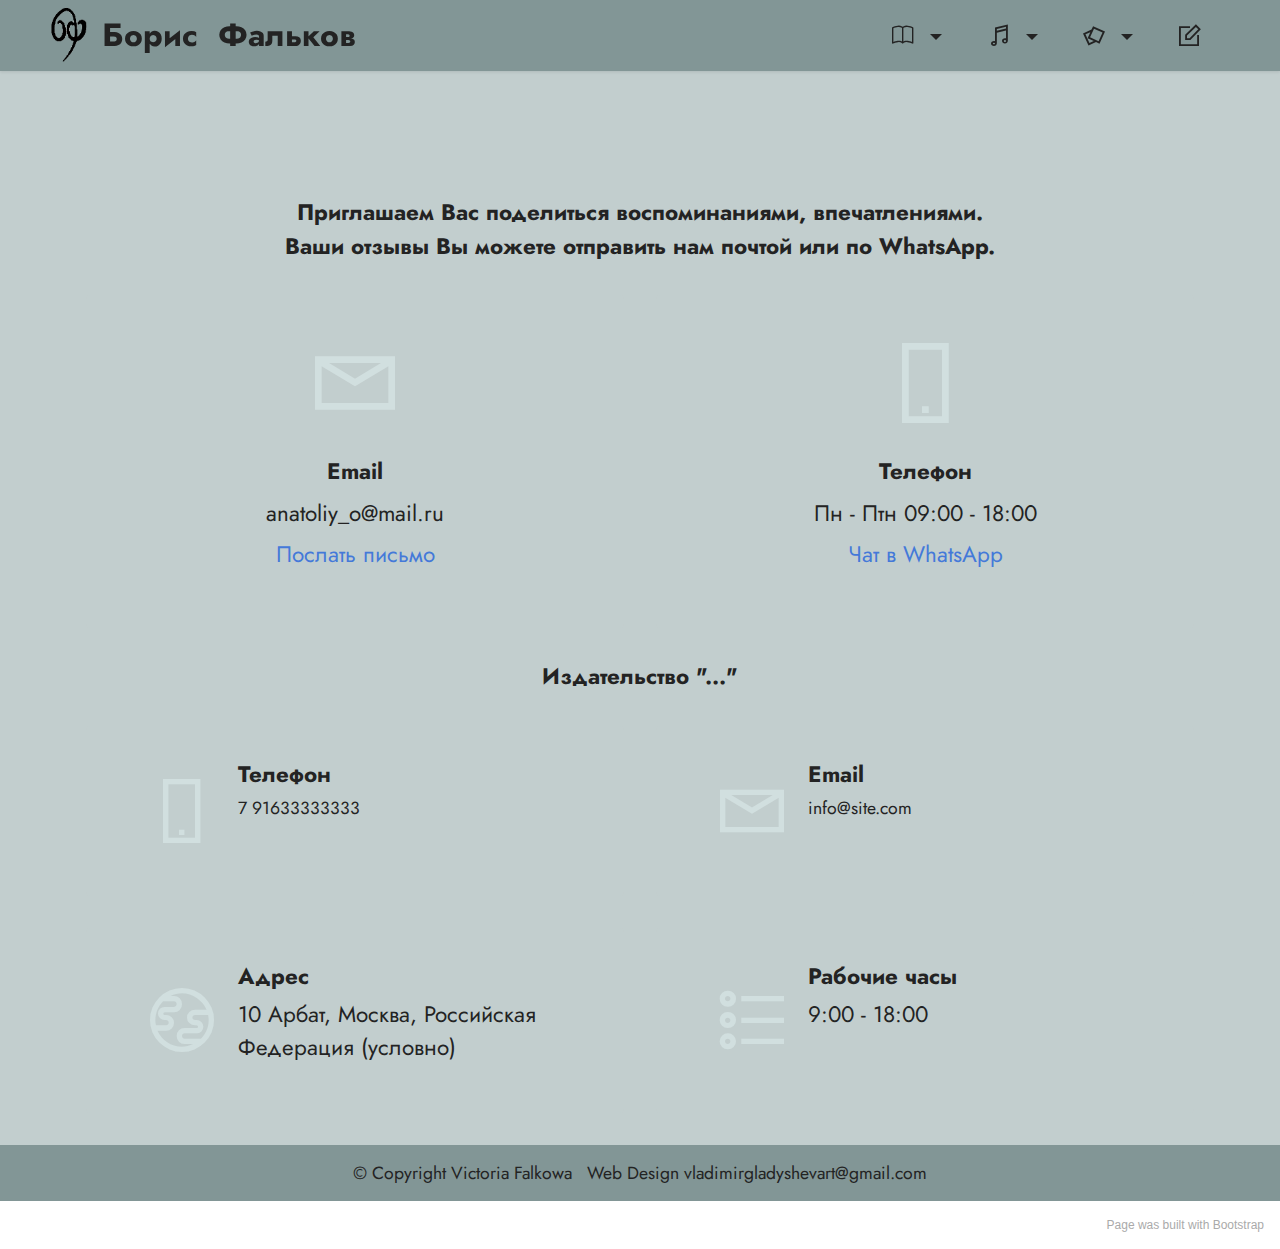
<file: page6.html>
<!DOCTYPE html>
<html  >
<head>
  
  <meta charset="UTF-8">
  <meta http-equiv="X-UA-Compatible" content="IE=edge">
  <meta name="generator" content="Mobirise v5.2.0, mobirise.com">
  <meta name="viewport" content="width=device-width, initial-scale=1, minimum-scale=1">
  <link rel="shortcut icon" href="assets/images/bflogo.png" type="image/x-icon">
  <meta name="description" content="">
  
  
  <title>Contacts</title>
  <link rel="stylesheet" href="assets/Bootstrap-Icons/Bootstrap-Icons.css">
  <link rel="stylesheet" href="assets/web/assets/mobirise-icons2/mobirise2.css">
  <link rel="stylesheet" href="assets/tether/tether.min.css">
  <link rel="stylesheet" href="assets/bootstrap/css/bootstrap.min.css">
  <link rel="stylesheet" href="assets/bootstrap/css/bootstrap-grid.min.css">
  <link rel="stylesheet" href="assets/bootstrap/css/bootstrap-reboot.min.css">
  <link rel="stylesheet" href="assets/dropdown/css/style.css">
  <link rel="stylesheet" href="assets/socicon/css/styles.css">
  <link rel="stylesheet" href="assets/theme/css/style.css">
  <link rel="preload" as="style" href="assets/mobirise/css/mbr-additional.css"><link rel="stylesheet" href="assets/mobirise/css/mbr-additional.css" type="text/css">
  
  
  
  
</head>
<body>
  
  <section class="menu menu2 cid-scVCYz52yA" once="menu" id="menu2-15">
    
    <nav class="navbar navbar-dropdown navbar-fixed-top navbar-expand-lg">
        <div class="container-fluid">
            <div class="navbar-brand">
                <span class="navbar-logo">
                    
                        <a href="index.html#header14-e"><img src="assets/images/bflogo.png" alt="" style="height: 3.7rem;"></a>
                    
                </span>
                <span class="navbar-caption-wrap"><a class="navbar-caption text-black text-primary display-2" href="index.html#header14-e">Борис&nbsp; Фальков</a></span>
            </div>
            <button class="navbar-toggler" type="button" data-toggle="collapse" data-target="#navbarSupportedContent" aria-controls="navbarNavAltMarkup" aria-expanded="false" aria-label="Toggle navigation">
                <div class="hamburger">
                    <span></span>
                    <span></span>
                    <span></span>
                    <span></span>
                </div>
            </button>
            <div class="collapse navbar-collapse" id="navbarSupportedContent">
                <ul class="navbar-nav nav-dropdown nav-right" data-app-modern-menu="true"><li class="nav-item dropdown"><a class="nav-link link text-black dropdown-toggle display-4" href="#" aria-expanded="false" data-toggle="dropdown-submenu"><span class="bi-book mbr-iconfont mbr-iconfont-btn"></span></a><div class="dropdown-menu"><a class="text-black dropdown-item text-primary display-4" href="Literature.html#content5-3d" aria-expanded="false">Книги</a><a class="text-black dropdown-item text-primary display-4" href="Literature.html#content5-3j" aria-expanded="false">Критика</a><a class="text-black dropdown-item text-primary display-4" href="Literature.html#content5-3m" aria-expanded="false">Переписка</a><a class="text-black dropdown-item text-primary display-4" href="Literature.html#content5-3p" aria-expanded="false">Отзывы</a></div></li><li class="nav-item dropdown"><a class="nav-link link text-black dropdown-toggle display-4" href="#" aria-expanded="true" data-toggle="dropdown-submenu"><span class="mobi-mbri mobi-mbri-music mbr-iconfont mbr-iconfont-btn"></span></a><div class="dropdown-menu"><a class="text-black dropdown-item text-primary display-4" href="page3.html#content5-4t" aria-expanded="false">Стезя музыканта</a><a class="text-black dropdown-item text-primary display-4" href="page3.html#content5-4r" aria-expanded="false">О музыке<br></a><a class="text-black dropdown-item text-primary display-4" href="page3.html#features3-4i" aria-expanded="false">Студийные записи</a><a class="text-black dropdown-item text-primary display-4" href="page3.html#features3-4j" aria-expanded="false">Архивные записи</a></div></li><li class="nav-item dropdown"><a class="nav-link link text-black dropdown-toggle display-4" href="#" aria-expanded="false" data-toggle="dropdown-submenu"><span class="mobi-mbri mobi-mbri-image-gallery mbr-iconfont mbr-iconfont-btn"></span></a><div class="dropdown-menu"><a class="text-black dropdown-item text-primary display-4" href="page4.html#gallery4-2j" aria-expanded="false">Графика</a><a class="text-black dropdown-item text-primary display-4" href="page4.html#gallery4-3t" aria-expanded="false">Фотографии</a><a class="text-black dropdown-item text-primary display-4" href="page4.html#content5-2z" aria-expanded="false">Отклики</a></div></li><li class="nav-item"><a class="nav-link link text-black text-primary display-4" href="page6.html#form5-21" aria-expanded="false"><span class="mobi-mbri mobi-mbri-edit mbr-iconfont mbr-iconfont-btn"></span></a>
                    </li></ul>
                
                
            </div>
        </div>
    </nav>
</section>

<section class="contacts1 cid-sdcUMY1DtD" id="contacts1-1z">

    

    
    <div class="container">
        <div class="mbr-section-head">
            
            <h4 class="mbr-section-subtitle mbr-fonts-style align-center mb-0 mt-2 display-5"><strong>Приглашаем Вас поделиться воспоминаниями, впечатлениями.</strong><div><strong>Ваши отзывы Вы можете отправить нам почтой или по WhatsApp.</strong><br></div></h4>
        </div>
        <div class="row justify-content-center mt-4">
            <div class="card col-12 col-lg-6">
                <div class="card-wrapper">
                    <div class="card-box align-center">
                        <div class="image-wrapper">
                            <span class="mbr-iconfont mobi-mbri-letter mobi-mbri"></span>
                        </div>
                        <h4 class="card-title mbr-fonts-style mb-2 display-5">
                            <strong>Email</strong>
                        </h4>
                        <p class="mbr-text mbr-fonts-style mb-2 display-5">anatoliy_o@mail.ru</p>
                        <h5 class="link mbr-fonts-style display-5"><a href="mailto:anatoliy_o@mail.ru" class="text-info text-primary">Послать письмо</a></h5>
                    </div>
                </div>
            </div>
            <div class="card col-12 col-lg-6">
                <div class="card-wrapper">
                    <div class="card-box align-center">
                        <div class="image-wrapper">
                            <span class="mbr-iconfont mobi-mbri-mobile-2 mobi-mbri"></span>
                        </div>
                        <h4 class="card-title mbr-fonts-style align-center mb-2 display-5">
                            <strong>Телефон</strong></h4>
                        <p class="mbr-text mbr-fonts-style mb-2 display-5">
                            Пн - Птн 09:00 - 18:00</p>
                        <h5 class="link mbr-black mbr-fonts-style display-5"><a href="https://wa.me/436644539880" class="text-info text-primary"></a><a href="https://wa.me/436644539880" class="text-primary"><strong></strong></a><strong><a href="https://wa.me/436644539880" class="text-info">Чат в WhatsApp</a></strong></h5>
                    </div>
                </div>
            </div>
        </div>
    </div>
</section>

<section class="contacts2 cid-sdcUNrvuZY" id="contacts2-20">
    <!---->
    
    
    <div class="container">
        <div class="mbr-section-head">
            <h3 class="mbr-section-title mbr-fonts-style align-center mb-0 display-5"><strong>Издательство "..."</strong></h3>
            
        </div>
        <div class="row justify-content-center mt-4">
            <div class="card col-12 col-md-6">
                <div class="card-wrapper">
                    <div class="image-wrapper">
                        <span class="mbr-iconfont mobi-mbri-mobile-2 mobi-mbri"></span>
                    </div>
                    <div class="text-wrapper">
                        <h6 class="card-title mbr-fonts-style mb-1 display-5">
                            <strong>Телефон</strong></h6>
                        <p class="mbr-text mbr-fonts-style display-7"><a href="tel:+12345678910" class="text-black">7 91633333333</a><br><a href="tel:+12345678910" class="text-primary"><br></a>
                        </p>
                    </div>
                </div>
            </div>
            <div class="card col-12 col-md-6">
                <div class="card-wrapper">
                    <div class="image-wrapper">
                        <span class="mbr-iconfont mobi-mbri-letter mobi-mbri"></span>
                    </div>
                    <div class="text-wrapper">
                        <h6 class="card-title mbr-fonts-style mb-1 display-5">
                            <strong>Email</strong>
                        </h6>
                        <p class="mbr-text mbr-fonts-style display-7">
                            <a href="mailto:info@site.com" class="text-black">info@site.com</a>
                        </p>
                    </div>
                </div>
            </div>
            <div class="card col-12 col-md-6">
                <div class="card-wrapper">
                    <div class="image-wrapper">
                        <span class="mbr-iconfont mobi-mbri-globe mobi-mbri"></span>
                    </div>
                    <div class="text-wrapper">
                        <h6 class="card-title mbr-fonts-style mb-1 display-5">
                            <strong>Адрес</strong></h6>
                        <p class="mbr-text mbr-fonts-style display-5">
                            10 Арбат, Москва, Российская Федерация (условно)</p>
                    </div>
                </div>
            </div>
            <div class="card col-12 col-md-6">
                <div class="card-wrapper">
                    <div class="image-wrapper">
                        <span class="mbr-iconfont mobi-mbri-bulleted-list mobi-mbri"></span>
                    </div>
                    <div class="text-wrapper">
                        <h6 class="card-title mbr-fonts-style mb-1 display-5"><strong>Рабочие часы</strong></h6>
                        <p class="mbr-text mbr-fonts-style display-5">
                            9:00 - 18:00
                        </p>
                    </div>
                </div>
            </div>
        </div>
    </div>
</section>

<section class="footer7 cid-sd82dUHqn7" once="footers" id="footer7-16">

    

    

    <div class="container">
        <div class="media-container-row align-center mbr-white">
            <div class="col-12">
                <p class="mbr-text mb-0 mbr-fonts-style display-7">© Copyright  Victoria Falkowa&nbsp; &nbsp;Web Design  vladimirgladyshevart@gmail.com</p>
            </div>
        </div>
    </div>
</section><section style="background-color: #fff; font-family: -apple-system, BlinkMacSystemFont, 'Segoe UI', 'Roboto', 'Helvetica Neue', Arial, sans-serif; color:#aaa; font-size:12px; padding: 0; align-items: center; display: flex;"><a href="https://mobirise.site/w" style="flex: 1 1; height: 3rem; padding-left: 1rem;"></a><p style="flex: 0 0 auto; margin:0; padding-right:1rem;">Page was <a href="https://getbootstrap.com" style="color:#aaa;">built</a> with Bootstrap</p></section><script src="assets/web/assets/jquery/jquery.min.js"></script>  <script src="assets/popper/popper.min.js"></script>  <script src="assets/tether/tether.min.js"></script>  <script src="assets/bootstrap/js/bootstrap.min.js"></script>  <script src="assets/smoothscroll/smooth-scroll.js"></script>  <script src="assets/dropdown/js/nav-dropdown.js"></script>  <script src="assets/dropdown/js/navbar-dropdown.js"></script>  <script src="assets/touchswipe/jquery.touch-swipe.min.js"></script>  <script src="assets/theme/js/script.js"></script>  
  
  
 <div id="scrollToTop" class="scrollToTop mbr-arrow-up"><a style="text-align: center;"><i class="mbr-arrow-up-icon mbr-arrow-up-icon-cm cm-icon cm-icon-smallarrow-up"></i></a></div>
  </body>
</html>
</file>
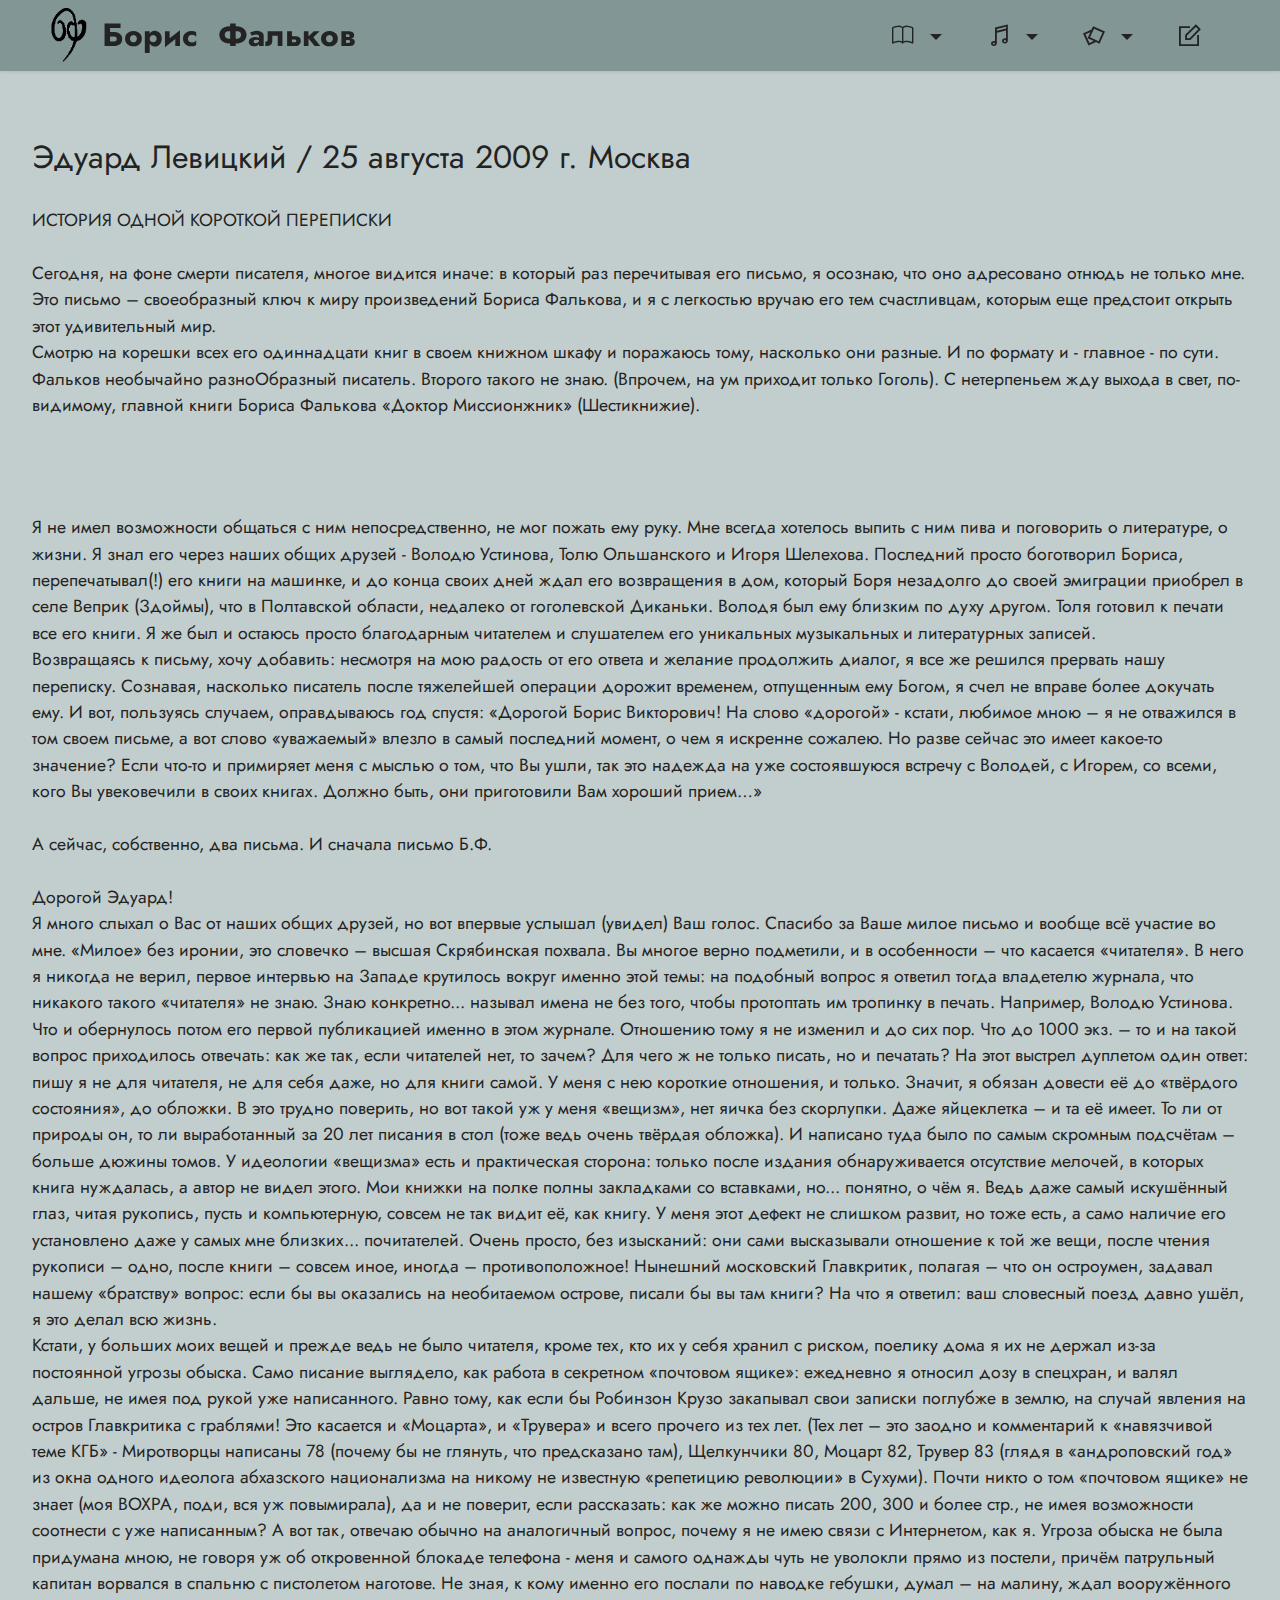
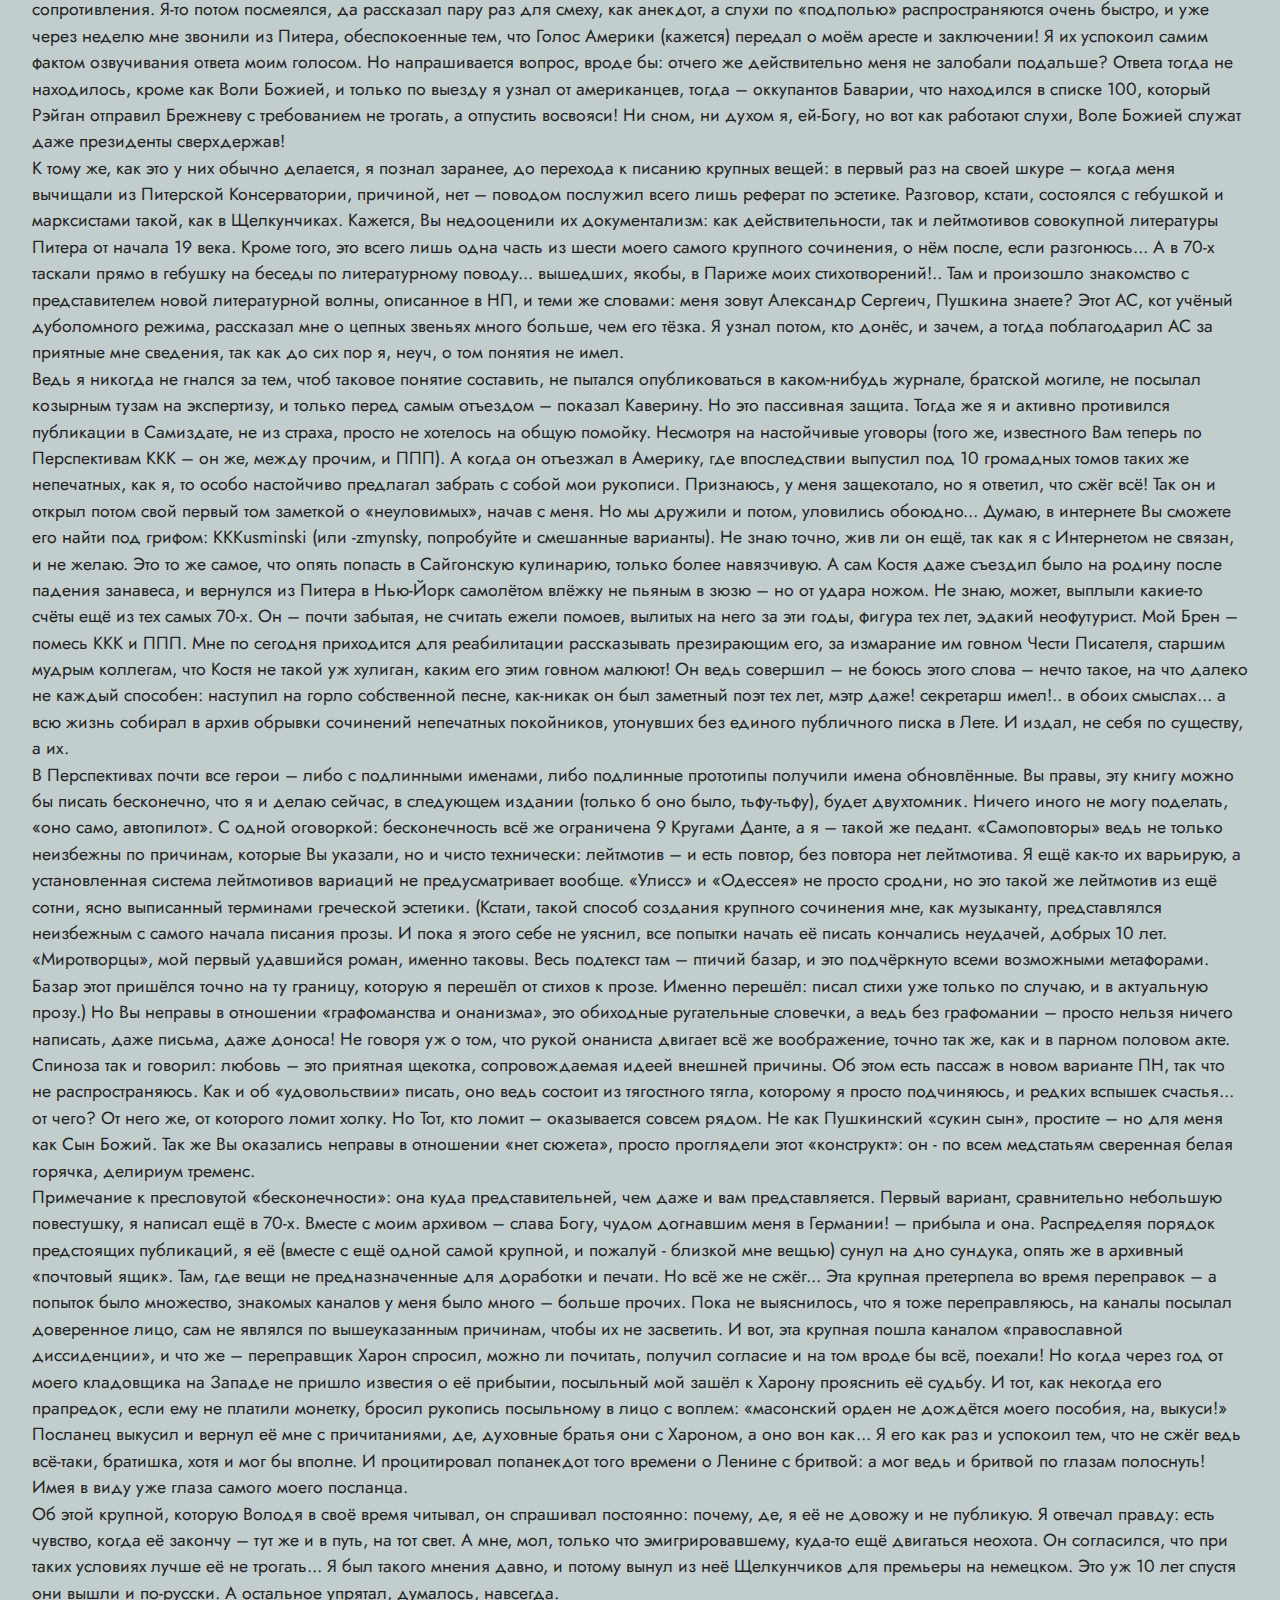
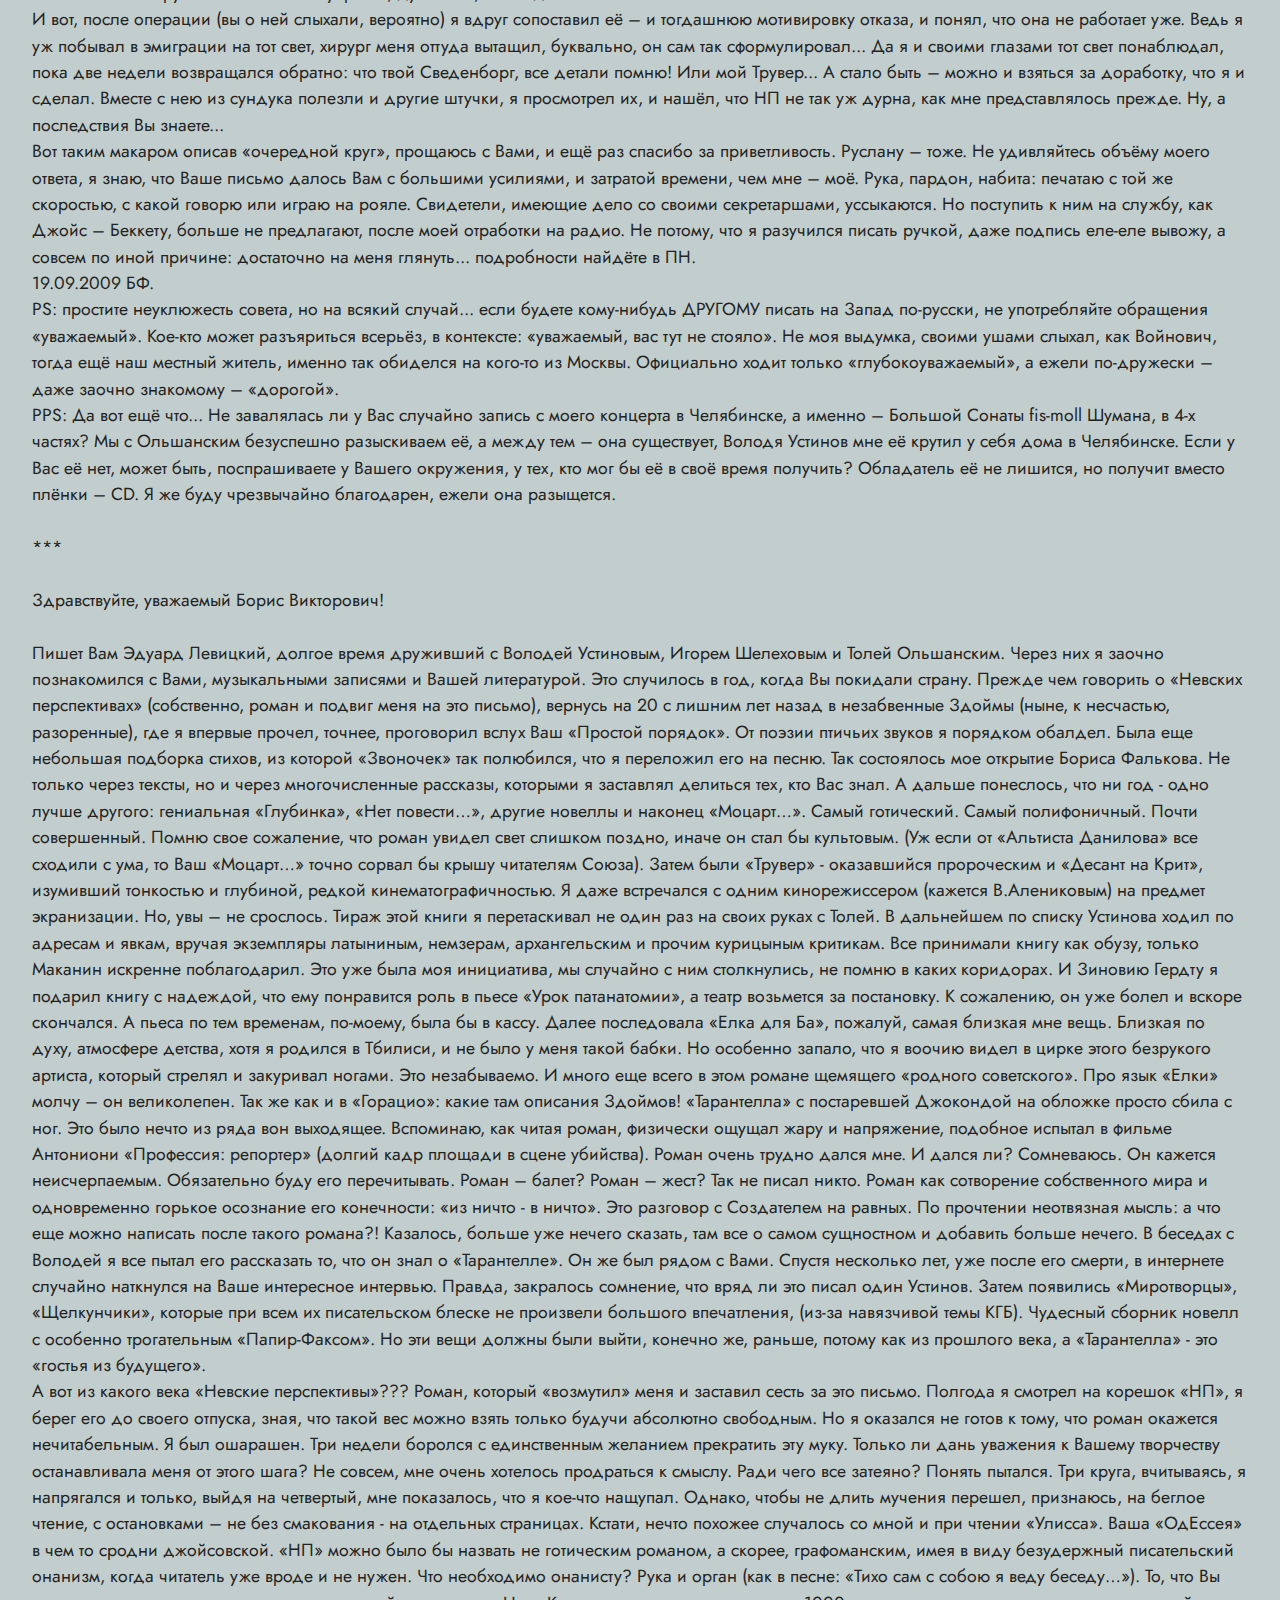
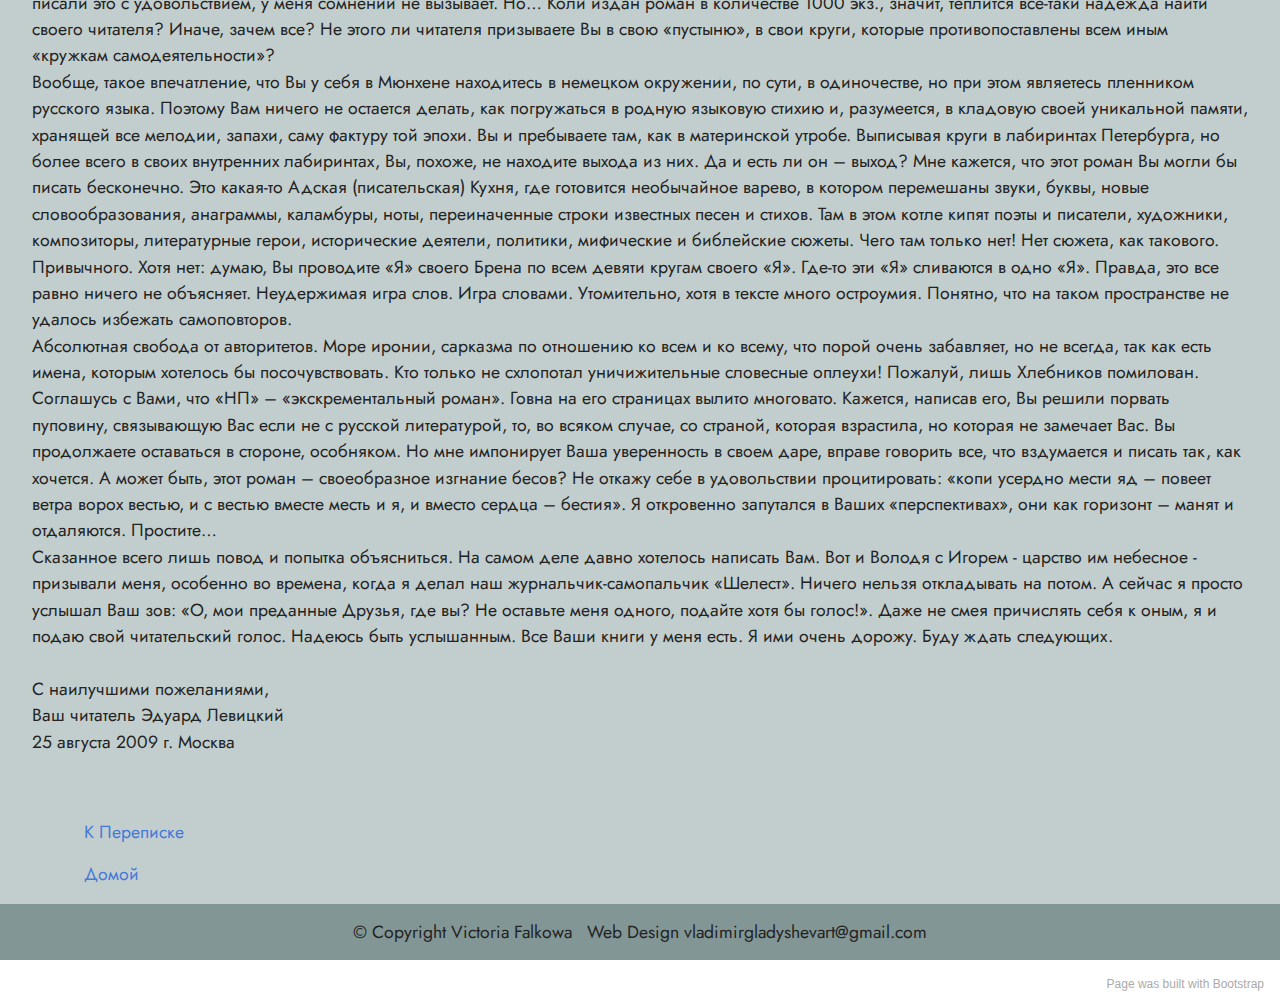
<file: page8.html>
<!DOCTYPE html>
<html  >
<head>
  
  <meta charset="UTF-8">
  <meta http-equiv="X-UA-Compatible" content="IE=edge">
  <meta name="generator" content="Mobirise v5.2.0, mobirise.com">
  <meta name="viewport" content="width=device-width, initial-scale=1, minimum-scale=1">
  <link rel="shortcut icon" href="assets/images/bflogo.png" type="image/x-icon">
  <meta name="description" content="">
  
  
  <title>Levitsky</title>
  <link rel="stylesheet" href="assets/Bootstrap-Icons/Bootstrap-Icons.css">
  <link rel="stylesheet" href="assets/web/assets/mobirise-icons2/mobirise2.css">
  <link rel="stylesheet" href="assets/tether/tether.min.css">
  <link rel="stylesheet" href="assets/bootstrap/css/bootstrap.min.css">
  <link rel="stylesheet" href="assets/bootstrap/css/bootstrap-grid.min.css">
  <link rel="stylesheet" href="assets/bootstrap/css/bootstrap-reboot.min.css">
  <link rel="stylesheet" href="assets/dropdown/css/style.css">
  <link rel="stylesheet" href="assets/socicon/css/styles.css">
  <link rel="stylesheet" href="assets/theme/css/style.css">
  <link rel="preload" as="style" href="assets/mobirise/css/mbr-additional.css"><link rel="stylesheet" href="assets/mobirise/css/mbr-additional.css" type="text/css">
  
  
  
  
</head>
<body>
  
  <section class="menu menu2 cid-scVCYz52yA" once="menu" id="menu2-4k">
    
    <nav class="navbar navbar-dropdown navbar-fixed-top navbar-expand-lg">
        <div class="container-fluid">
            <div class="navbar-brand">
                <span class="navbar-logo">
                    
                        <a href="index.html#header14-e"><img src="assets/images/bflogo.png" alt="" style="height: 3.7rem;"></a>
                    
                </span>
                <span class="navbar-caption-wrap"><a class="navbar-caption text-black text-primary display-2" href="index.html#header14-e">Борис&nbsp; Фальков</a></span>
            </div>
            <button class="navbar-toggler" type="button" data-toggle="collapse" data-target="#navbarSupportedContent" aria-controls="navbarNavAltMarkup" aria-expanded="false" aria-label="Toggle navigation">
                <div class="hamburger">
                    <span></span>
                    <span></span>
                    <span></span>
                    <span></span>
                </div>
            </button>
            <div class="collapse navbar-collapse" id="navbarSupportedContent">
                <ul class="navbar-nav nav-dropdown nav-right" data-app-modern-menu="true"><li class="nav-item dropdown"><a class="nav-link link text-black dropdown-toggle display-4" href="#" aria-expanded="false" data-toggle="dropdown-submenu"><span class="bi-book mbr-iconfont mbr-iconfont-btn"></span></a><div class="dropdown-menu"><a class="text-black dropdown-item text-primary display-4" href="Literature.html#content5-3d" aria-expanded="false">Книги</a><a class="text-black dropdown-item text-primary display-4" href="Literature.html#content5-3j" aria-expanded="false">Критика</a><a class="text-black dropdown-item text-primary display-4" href="Literature.html#content5-3m" aria-expanded="false">Переписка</a><a class="text-black dropdown-item text-primary display-4" href="Literature.html#content5-3p" aria-expanded="false">Отзывы</a></div></li><li class="nav-item dropdown open"><a class="nav-link link text-black dropdown-toggle display-4" href="#" aria-expanded="true" data-toggle="dropdown-submenu"><span class="mobi-mbri mobi-mbri-music mbr-iconfont mbr-iconfont-btn"></span></a><div class="dropdown-menu"><a class="text-black dropdown-item text-primary display-4" href="page3.html#content5-4t" aria-expanded="false">Стезя музыканта</a><a class="text-black dropdown-item text-primary display-4" href="page3.html#content5-4r" aria-expanded="false">О музыке<br></a><a class="text-black dropdown-item text-primary display-4" href="page3.html#features3-4i" aria-expanded="false">Студийные записи</a><a class="text-black dropdown-item text-primary display-4" href="page3.html#features3-4j" aria-expanded="false">Архивные записи</a></div></li><li class="nav-item dropdown"><a class="nav-link link text-black dropdown-toggle display-4" href="#" aria-expanded="false" data-toggle="dropdown-submenu"><span class="mobi-mbri mobi-mbri-image-gallery mbr-iconfont mbr-iconfont-btn"></span></a><div class="dropdown-menu"><a class="text-black dropdown-item text-primary display-4" href="page4.html#gallery4-2j" aria-expanded="false">Графика</a><a class="text-black dropdown-item text-primary display-4" href="page4.html#gallery4-3t" aria-expanded="false">Фотографии</a><a class="text-black dropdown-item text-primary display-4" href="page4.html#content5-2z" aria-expanded="false">Отклики</a></div></li><li class="nav-item"><a class="nav-link link text-black text-primary display-4" href="page6.html#form5-21" aria-expanded="false"><span class="mobi-mbri mobi-mbri-edit mbr-iconfont mbr-iconfont-btn"></span></a>
                    </li></ul>
                
                
            </div>
        </div>
    </nav>
</section>

<section class="content5 cid-senpj6tLyi" id="content5-4m">
    
    <div class="container-fluid">
        <div class="row justify-content-center">
            <div class="col-md-12 col-lg-12">
                
                <h4 class="mbr-section-subtitle mbr-fonts-style mb-4 display-2">Эдуард Левицкий / 25 августа 2009 г. Москва&nbsp;</h4>
                <p class="mbr-text mbr-fonts-style display-7">ИСТОРИЯ ОДНОЙ КОРОТКОЙ ПЕРЕПИСКИ<br><br>     Сегодня, на фоне смерти писателя, многое видится иначе: в который раз перечитывая его письмо, я осознаю,  что оно адресовано отнюдь не только мне. Это письмо – своеобразный ключ к миру произведений Бориса Фалькова, и я с легкостью вручаю его тем счастливцам, которым еще предстоит открыть этот удивительный мир.<br>    Смотрю на корешки всех его одиннадцати книг в своем книжном шкафу и поражаюсь тому, насколько  они разные. И по формату и - главное - по сути. Фальков необычайно разноОбразный писатель. Второго такого не знаю. (Впрочем, на ум приходит только Гоголь). С нетерпеньем жду выхода в свет, по-видимому, главной книги Бориса Фалькова «Доктор Миссионжник» (Шестикнижие). <br></p>
            </div>
        </div>
    </div>
</section>

<section class="content5 cid-senqJFVOlu" id="content5-4n">
    
    <div class="container-fluid">
        <div class="row justify-content-center">
            <div class="col-md-12 col-lg-12">
                
                
                <p class="mbr-text mbr-fonts-style display-7">Я не имел возможности общаться с ним непосредственно, не мог пожать ему руку. Мне всегда хотелось выпить с ним пива и поговорить о литературе, о жизни. Я знал его через наших общих друзей - Володю Устинова, Толю Ольшанского и Игоря Шелехова. Последний просто боготворил Бориса, перепечатывал(!) его книги на машинке, и до конца своих дней ждал его возвращения в дом, который Боря незадолго до своей эмиграции приобрел в селе Веприк (Здоймы), что в Полтавской области, недалеко от гоголевской Диканьки. Володя был ему близким по духу другом. Толя готовил к печати все его книги. Я же был и остаюсь просто благодарным читателем и слушателем его уникальных музыкальных и литературных записей. <br>Возвращаясь к письму, хочу добавить: несмотря на мою радость от его ответа и желание продолжить диалог, я все же решился прервать нашу переписку. Сознавая, насколько писатель после тяжелейшей операции дорожит временем, отпущенным ему Богом, я счел не вправе более докучать ему. И вот, пользуясь случаем, оправдываюсь год спустя: «Дорогой Борис Викторович! На слово «дорогой» - кстати, любимое мною – я не отважился в том своем письме, а вот слово «уважаемый» влезло в самый последний момент, о чем я искренне сожалею. Но разве сейчас это имеет какое-то значение? Если что-то и примиряет меня с мыслью о том, что Вы ушли, так это надежда на уже состоявшуюся встречу с Володей, с Игорем, со всеми, кого Вы увековечили в своих книгах. Должно быть, они приготовили Вам хороший прием…»&nbsp;<br><br>    А сейчас, собственно, два письма. И сначала письмо Б.Ф.<br><br>    Дорогой Эдуард!<br>Я много слыхал о Вас от наших общих друзей, но вот впервые услышал (увидел) Ваш голос. Спасибо за Ваше милое письмо и вообще всё участие во мне. «Милое» без иронии, это словечко – высшая Скрябинская похвала. Вы многое верно подметили, и в особенности – что касается «читателя». В него я никогда не верил, первое интервью на Западе крутилось вокруг именно этой темы: на подобный вопрос я ответил тогда владетелю журнала, что никакого такого «читателя» не знаю. Знаю конкретно... называл имена не без того, чтобы протоптать им тропинку в печать. Например, Володю Устинова. Что и обернулось потом его первой публикацией именно в этом журнале. Отношению тому я не изменил и до сих пор. Что до 1000 экз. – то и на такой вопрос приходилось отвечать: как же так, если читателей нет, то зачем? Для чего ж не только писать, но и печатать? На этот выстрел дуплетом один ответ: пишу я не для читателя, не для себя даже, но для книги самой. У меня с нею короткие отношения, и только. Значит, я обязан довести её до «твёрдого состояния», до обложки. В это трудно поверить, но вот такой уж у меня «вещизм», нет яичка без скорлупки. Даже яйцеклетка – и та её имеет. То ли от природы он, то ли выработанный за 20 лет писания в стол (тоже ведь очень твёрдая обложка). И написано туда было по самым скромным подсчётам – больше дюжины томов. У идеологии «вещизма» есть и практическая сторона: только после издания обнаруживается отсутствие мелочей, в которых книга нуждалась, а автор не видел этого. Мои книжки на полке полны закладками со вставками, но... понятно, о чём я. Ведь даже самый искушённый глаз, читая рукопись, пусть и компьютерную, совсем не так видит её, как книгу. У меня этот дефект не слишком развит, но тоже есть, а само наличие его установлено даже у самых мне близких... почитателей. Очень просто, без изысканий: они сами высказывали отношение к той же вещи, после чтения рукописи – одно, после книги – совсем иное, иногда – противоположное! Нынешний московский Главкритик, полагая – что он остроумен, задавал нашему «братству» вопрос: если бы вы оказались на необитаемом острове, писали бы вы там книги? На что я ответил: ваш словесный поезд давно ушёл, я это делал всю жизнь.<br>Кстати, у больших моих вещей и прежде ведь не было читателя, кроме тех, кто их у себя хранил с риском, поелику дома я их не держал из-за постоянной угрозы обыска. Само писание выглядело, как работа в секретном «почтовом ящике»: ежедневно я относил дозу в спецхран, и валял дальше, не имея под рукой уже написанного. Равно тому, как если бы Робинзон Крузо закапывал свои записки поглубже в землю, на случай явления на остров Главкритика с граблями! Это касается и «Моцарта», и «Трувера» и всего прочего из тех лет. (Тех лет – это заодно и комментарий к «навязчивой теме КГБ» - Миротворцы написаны 78 (почему бы не глянуть, что предсказано там), Щелкунчики 80, Моцарт 82, Трувер 83 (глядя в «андроповский год» из окна одного идеолога абхазского национализма на никому не известную «репетицию революции» в Сухуми). Почти никто о том «почтовом ящике» не знает (моя ВОХРА, поди, вся уж повымирала), да и не поверит, если рассказать: как же можно писать 200, 300 и более стр., не имея возможности соотнести с уже написанным? А вот так, отвечаю обычно на аналогичный вопрос, почему я не имею связи с Интернетом, как я. Угроза обыска не была придумана мною, не говоря уж об откровенной блокаде телефона - меня и самого однажды чуть не уволокли прямо из постели, причём патрульный капитан ворвался в спальню с пистолетом наготове. Не зная, к кому именно его послали по наводке гебушки, думал – на малину, ждал вооружённого сопротивления. Я-то потом посмеялся, да рассказал пару раз для смеху, как анекдот, а слухи по «подполью» распространяются очень быстро, и уже через неделю мне звонили из Питера, обеспокоенные тем, что Голос Америки (кажется) передал о моём аресте и заключении! Я их успокоил самим фактом озвучивания ответа моим голосом. Но напрашивается вопрос, вроде бы: отчего же действительно меня не залобали подальше? Ответа тогда не находилось, кроме как Воли Божией, и только по выезду я узнал от американцев, тогда – оккупантов Баварии, что находился в списке 100, который Рэйган отправил Брежневу с требованием не трогать, а отпустить восвояси! Ни сном, ни духом я, ей-Богу, но вот как работают слухи, Воле Божией служат даже президенты сверхдержав! <br>К тому же, как это у них обычно делается, я познал заранее, до перехода к писанию крупных вещей: в первый раз на своей шкуре – когда меня вычищали из Питерской Консерватории, причиной, нет – поводом послужил всего лишь реферат по эстетике. Разговор, кстати, состоялся с гебушкой и марксистами такой, как в Щелкунчиках. Кажется, Вы недооценили их документализм: как действительности, так и лейтмотивов совокупной литературы Питера от начала 19 века. Кроме того, это всего лишь одна часть из шести моего самого крупного сочинения, о нём после, если разгонюсь... А в 70-х таскали прямо в гебушку на беседы по литературному поводу... вышедших, якобы, в Париже моих стихотворений!.. Там и произошло знакомство с представителем новой литературной волны, описанное в НП, и теми же словами: меня зовут Александр Сергеич, Пушкина знаете? Этот АС, кот учёный дуболомного режима, рассказал мне о цепных звеньях много больше, чем его тёзка. Я узнал потом, кто донёс, и зачем, а тогда поблагодарил АС за приятные мне сведения, так как до сих пор я, неуч, о том понятия не имел.<br>Ведь я никогда не гнался за тем, чтоб таковое понятие составить, не пытался опубликоваться в каком-нибудь журнале, братской могиле, не посылал козырным тузам на экспертизу, и только перед самым отъездом – показал Каверину. Но это пассивная защита. Тогда же я и активно противился публикации в Самиздате, не из страха, просто не хотелось на общую помойку. Несмотря на настойчивые уговоры (того же, известного Вам теперь по Перспективам ККК – он же, между прочим, и ППП). А когда он отъезжал в Америку, где впоследствии выпустил под 10 громадных томов таких же непечатных, как я, то особо настойчиво предлагал забрать с собой мои рукописи. Признаюсь, у меня защекотало, но я ответил, что сжёг всё! Так он и открыл потом свой первый том заметкой о «неуловимых», начав с меня. Но мы дружили и потом, уловились обоюдно... Думаю, в интернете Вы сможете его найти под грифом: КККusminski (или -zmynsky, попробуйте и смешанные варианты). Не знаю точно, жив ли он ещё, так как я с Интернетом не связан, и не желаю. Это то же самое, что опять попасть в Сайгонскую кулинарию, только более навязчивую. А сам Костя даже съездил было на родину после падения занавеса, и вернулся из Питера в Нью-Йорк самолётом влёжку не пьяным в зюзю – но от удара ножом. Не знаю, может, выплыли какие-то счёты ещё из тех самых 70-х. Он – почти забытая, не считать ежели помоев, вылитых на него за эти годы, фигура тех лет, эдакий неофутурист. Мой Брен – помесь ККК и ППП. Мне по сегодня приходится для реабилитации рассказывать презирающим его, за измарание им говном Чести Писателя, старшим мудрым коллегам, что Костя не такой уж хулиган, каким его этим говном малюют! Он ведь совершил – не боюсь этого слова – нечто такое, на что далеко не каждый способен: наступил на горло собственной песне, как-никак он был заметный поэт тех лет, мэтр даже! секретарш имел!.. в обоих смыслах... а всю жизнь собирал в архив обрывки сочинений непечатных покойников, утонувших без единого публичного писка в Лете. И издал, не себя по существу, а их.<br>В Перспективах почти все герои – либо с подлинными именами, либо подлинные прототипы получили имена обновлённые. Вы правы, эту книгу можно бы писать бесконечно, что я и делаю сейчас, в следующем издании (только б оно было, тьфу-тьфу), будет двухтомник. Ничего иного не могу поделать, «оно само, автопилот». С одной оговоркой: бесконечность всё же ограничена 9 Кругами Данте, а я – такой же педант. «Самоповторы» ведь не только неизбежны по причинам, которые Вы указали, но и чисто технически: лейтмотив – и есть повтор, без повтора нет лейтмотива. Я ещё как-то их варьирую, а установленная система лейтмотивов вариаций не предусматривает вообще. «Улисс» и «Одессея» не просто сродни, но это такой же лейтмотив из ещё сотни, ясно выписанный терминами греческой эстетики. (Кстати, такой способ создания крупного сочинения мне, как музыканту, представлялся неизбежным с самого начала писания прозы. И пока я этого себе не уяснил, все попытки начать её писать кончались неудачей, добрых 10 лет. «Миротворцы», мой первый удавшийся роман, именно таковы. Весь подтекст там – птичий базар, и это подчёркнуто всеми возможными метафорами. Базар этот пришёлся точно на ту границу, которую я перешёл от стихов к прозе. Именно перешёл: писал стихи уже только по случаю, и в актуальную прозу.) Но Вы неправы в отношении «графоманства и онанизма», это обиходные ругательные словечки, а ведь без графомании – просто нельзя ничего написать, даже письма, даже доноса! Не говоря уж о том, что рукой онаниста двигает всё же воображение, точно так же, как и в парном половом акте. Спиноза так и говорил: любовь – это приятная щекотка, сопровождаемая идеей внешней причины. Об этом есть пассаж в новом варианте ПН, так что не распространяюсь. Как и об «удовольствии» писать, оно ведь состоит из тягостного тягла, которому я просто подчиняюсь, и редких вспышек счастья... от чего? От него же, от которого ломит холку. Но Тот, кто ломит – оказывается совсем рядом. Не как Пушкинский «сукин сын», простите – но для меня как Сын Божий. Так же Вы оказались неправы в отношении «нет сюжета», просто проглядели этот «конструкт»: он - по всем медстатьям сверенная белая горячка, делириум тременс.<br>Примечание к пресловутой «бесконечности»: она куда представительней, чем даже и вам представляется. Первый вариант, сравнительно небольшую повестушку, я написал ещё в 70-х. Вместе с моим архивом – слава Богу, чудом догнавшим меня в Германии! – прибыла и она. Распределяя порядок предстоящих публикаций, я её (вместе с ещё одной самой крупной, и пожалуй - близкой мне вещью) сунул на дно сундука, опять же в архивный «почтовый ящик». Там, где вещи не предназначенные для доработки и печати. Но всё же не сжёг... Эта крупная претерпела во время переправок – а попыток было множество, знакомых каналов у меня было много – больше прочих. Пока не выяснилось, что я тоже переправляюсь, на каналы посылал доверенное лицо, сам не являлся по вышеуказанным причинам, чтобы их не засветить. И вот, эта крупная пошла каналом «православной диссиденции», и что же – переправщик Харон спросил, можно ли почитать, получил согласие и на том вроде бы всё, поехали! Но когда через год от моего кладовщика на Западе не пришло известия о её прибытии, посыльный мой зашёл к Харону прояснить её судьбу. И тот, как некогда его прапредок, если ему не платили монетку, бросил рукопись посыльному в лицо с воплем: «масонский орден не дождётся моего пособия, на, выкуси!» Посланец выкусил и вернул её мне с причитаниями, де, духовные братья они с Хароном, а оно вон как... Я его как раз и успокоил тем, что не сжёг ведь всё-таки, братишка, хотя и мог бы вполне. И процитировал попанекдот того времени о Ленине с бритвой: а мог ведь и бритвой по глазам полоснуть! Имея в виду уже глаза самого моего посланца.<br>Об этой крупной, которую Володя в своё время читывал, он спрашивал постоянно: почему, де, я её не довожу и не публикую. Я отвечал правду: есть чувство, когда её закончу – тут же и в путь, на тот свет. А мне, мол, только что эмигрировавшему, куда-то ещё двигаться неохота. Он согласился, что при таких условиях лучше её не трогать... Я был такого мнения давно, и потому вынул из неё Щелкунчиков для премьеры на немецком. Это уж 10 лет спустя они вышли и по-русски. А остальное упрятал, думалось, навсегда.<br>И вот, после операции (вы о ней слыхали, вероятно) я вдруг сопоставил её – и тогдашнюю мотивировку отказа, и понял, что она не работает уже. Ведь я уж побывал в эмиграции на тот свет, хирург меня оттуда вытащил, буквально, он сам так сформулировал... Да я и своими глазами тот свет понаблюдал, пока две недели возвращался обратно: что твой Сведенборг, все детали помню! Или мой Трувер... А стало быть – можно и взяться за доработку, что я и сделал. Вместе с нею из сундука полезли и другие штучки, я просмотрел их, и нашёл, что НП не так уж дурна, как мне представлялось прежде. Ну, а последствия Вы знаете...<br>Вот таким макаром описав «очередной круг», прощаюсь с Вами, и ещё раз спасибо за приветливость. Руслану – тоже. Не удивляйтесь объёму моего ответа, я знаю, что Ваше письмо далось Вам с большими усилиями, и затратой времени, чем мне – моё. Рука, пардон, набита: печатаю с той же скоростью, с какой говорю или играю на рояле. Свидетели, имеющие дело со своими секретаршами, уссыкаются. Но поступить к ним на службу, как Джойс – Беккету, больше не предлагают, после моей отработки на радио. Не потому, что я разучился писать ручкой, даже подпись еле-еле вывожу, а совсем по иной причине: достаточно на меня глянуть... подробности найдёте в ПН.<br>                                                                                                                         19.09.2009                          БФ.<br>PS: простите неуклюжесть совета, но на всякий случай... если будете кому-нибудь ДРУГОМУ писать на Запад по-русски, не употребляйте обращения «уважаемый». Кое-кто может разъяриться всерьёз, в контексте: «уважаемый, вас тут не стояло». Не моя выдумка, своими ушами слыхал, как Войнович, тогда ещё наш местный житель, именно так обиделся на кого-то из Москвы. Официально ходит только «глубокоуважаемый», а ежели по-дружески – даже заочно знакомому – «дорогой».<br>PPS: Да вот ещё что... Не завалялась ли у Вас случайно запись с моего концерта в Челябинске, а именно – Большой Сонаты fis-moll Шумана, в 4-х частях? Мы с Ольшанским безуспешно разыскиваем её, а между тем – она существует, Володя Устинов мне её крутил у себя дома в Челябинске. Если у Вас её нет, может быть, поспрашиваете у Вашего окружения, у тех, кто мог бы её в своё время получить? Обладатель её не лишится, но получит вместо плёнки – CD. Я же буду чрезвычайно благодарен, ежели она разыщется.<br><br>                                                                           ***<br><br>Здравствуйте, уважаемый Борис Викторович!<br><br>     Пишет Вам Эдуард Левицкий, долгое время друживший с Володей Устиновым, Игорем Шелеховым и Толей Ольшанским. Через них я заочно познакомился с Вами, музыкальными записями  и Вашей литературой. Это случилось в год, когда Вы покидали страну. Прежде чем говорить о «Невских перспективах» (собственно,  роман и подвиг меня на это письмо),  вернусь на 20 с лишним лет назад в незабвенные Здоймы (ныне, к несчастью, разоренные), где я впервые прочел, точнее, проговорил вслух Ваш «Простой порядок». От   поэзии  птичьих звуков   я порядком обалдел. Была еще небольшая подборка стихов, из которой «Звоночек» так полюбился, что я переложил его на песню. Так состоялось мое открытие Бориса Фалькова. Не только через тексты, но и через многочисленные рассказы, которыми я заставлял делиться тех, кто Вас знал. А дальше понеслось, что ни год - одно лучше другого: гениальная «Глубинка», «Нет повести…», другие новеллы и наконец «Моцарт…». Самый готический. Самый полифоничный. Почти совершенный. Помню свое сожаление, что роман увидел свет слишком поздно, иначе он стал бы культовым. (Уж если от «Альтиста Данилова» все сходили с ума, то Ваш «Моцарт…» точно сорвал бы крышу читателям Союза). Затем были «Трувер» - оказавшийся пророческим и «Десант на Крит», изумивший тонкостью и глубиной, редкой кинематографичностью. Я даже встречался с одним кинорежиссером (кажется В.Алениковым) на предмет экранизации. Но, увы – не срослось. Тираж этой книги я перетаскивал не один раз на своих руках с Толей. В дальнейшем по списку Устинова ходил по адресам и явкам, вручая  экземпляры латыниным, немзерам, архангельским и прочим курицыным критикам. Все принимали книгу как обузу, только Маканин искренне поблагодарил. Это уже была моя инициатива, мы случайно с ним столкнулись, не помню в каких коридорах. И Зиновию Гердту я подарил книгу с надеждой, что ему понравится роль в пьесе «Урок патанатомии», а театр возьмется за постановку. К сожалению, он уже болел и вскоре скончался. А пьеса по тем временам, по-моему, была бы в кассу. Далее последовала  «Елка для Ба», пожалуй, самая близкая мне вещь. Близкая по духу, атмосфере детства, хотя я родился в Тбилиси, и не было у меня такой бабки. Но особенно запало, что я воочию видел в цирке этого безрукого артиста, который стрелял и  закуривал ногами. Это незабываемо. И много еще всего в этом романе  щемящего «родного советского». Про язык «Елки» молчу – он великолепен. Так же как и в «Горацио»: какие там описания Здоймов! «Тарантелла» с постаревшей Джокондой на обложке просто сбила с ног. Это было нечто из ряда вон выходящее. Вспоминаю, как читая роман, физически ощущал жару и напряжение, подобное испытал в фильме  Антониони   «Профессия: репортер» (долгий кадр площади в сцене убийства). Роман очень трудно дался мне. И дался ли? Сомневаюсь. Он кажется неисчерпаемым. Обязательно буду его перечитывать. Роман – балет? Роман – жест? Так не писал никто. Роман как сотворение собственного мира и одновременно горькое осознание его конечности: «из ничто - в ничто». Это  разговор с Создателем  на равных. По прочтении неотвязная мысль:  а что еще можно написать после такого романа?! Казалось, больше уже нечего сказать, там все о самом  сущностном  и добавить больше нечего. В беседах с Володей я все пытал его рассказать то, что он знал о «Тарантелле». Он же был рядом с Вами. Спустя несколько лет, уже после его смерти, в интернете случайно наткнулся на Ваше интересное интервью. Правда, закралось сомнение, что вряд ли это писал один Устинов. Затем появились «Миротворцы», «Щелкунчики», которые при всем их писательском блеске не произвели большого впечатления, (из-за навязчивой темы КГБ). Чудесный сборник новелл с особенно трогательным «Папир-Факсом». Но эти вещи должны были выйти, конечно же, раньше, потому как  из прошлого века, а «Тарантелла» -  это «гостья из будущего». <br>      А вот из какого века «Невские перспективы»??? Роман, который «возмутил» меня и заставил сесть за это письмо. Полгода я смотрел на корешок «НП», я берег его до своего отпуска, зная, что такой вес можно взять только будучи абсолютно свободным. Но я оказался не готов к тому, что роман окажется нечитабельным. Я был ошарашен. Три недели боролся с единственным желанием прекратить эту муку. Только ли дань уважения к Вашему творчеству останавливала меня от этого шага? Не совсем, мне очень хотелось продраться к смыслу. Ради чего все затеяно? Понять пытался. Три круга, вчитываясь, я напрягался и только, выйдя на четвертый, мне показалось, что я кое-что нащупал. Однако, чтобы не длить мучения перешел, признаюсь, на беглое чтение, с остановками – не без смакования - на отдельных страницах. Кстати, нечто похожее случалось со мной и при чтении «Улисса». Ваша  «ОдЕссея» в чем то сродни джойсовской. «НП» можно было бы назвать не готическим романом, а скорее, графоманским, имея в виду безудержный писательский онанизм, когда читатель уже вроде и не нужен. Что необходимо онанисту? Рука и орган (как в песне: «Тихо сам с собою я веду беседу…»). То, что Вы писали это с удовольствием, у меня сомнений не вызывает. Но… Коли издан роман в количестве 1000 экз., значит, теплится все-таки надежда найти своего читателя?  Иначе, зачем все? Не этого ли читателя призываете Вы в свою «пустыню», в свои круги, которые противопоставлены всем иным «кружкам самодеятельности»? <br>    Вообще, такое впечатление, что Вы у себя в Мюнхене находитесь в немецком окружении, по сути, в одиночестве, но при этом являетесь  пленником русского языка. Поэтому Вам ничего не остается делать, как погружаться в родную языковую стихию и, разумеется, в кладовую своей уникальной памяти, хранящей все мелодии, запахи, саму фактуру той эпохи. Вы и пребываете там, как в материнской утробе. Выписывая круги в лабиринтах Петербурга, но более всего в своих внутренних лабиринтах, Вы, похоже, не находите выхода из них. Да и есть ли он –  выход? Мне кажется, что этот роман Вы могли бы писать бесконечно. Это какая-то Адская (писательская) Кухня, где готовится необычайное варево, в котором перемешаны звуки, буквы, новые словообразования, анаграммы, каламбуры, ноты, переиначенные строки известных песен и стихов. Там в этом котле кипят поэты и писатели, художники, композиторы, литературные герои, исторические деятели, политики, мифические и библейские сюжеты. Чего там только нет! Нет сюжета, как такового. Привычного. Хотя нет: думаю, Вы проводите «Я» своего Брена по всем девяти кругам своего «Я». Где-то эти «Я» сливаются в одно «Я». Правда, это все равно ничего не объясняет. Неудержимая игра слов. Игра словами. Утомительно, хотя в тексте много остроумия. Понятно, что на таком пространстве не удалось избежать самоповторов. <br>    Абсолютная свобода от авторитетов. Море иронии, сарказма по отношению ко всем и ко всему, что порой очень забавляет, но не всегда, так как есть имена, которым хотелось бы посочувствовать. Кто только не схлопотал уничижительные словесные оплеухи! Пожалуй, лишь Хлебников помилован.  Соглашусь с Вами, что «НП» – «экскрементальный роман». Говна на его страницах вылито многовато. Кажется, написав его, Вы решили порвать пуповину, связывающую Вас если не с русской литературой, то, во всяком случае, со страной,  которая  взрастила, но которая не замечает Вас. Вы продолжаете оставаться в стороне, особняком. Но мне импонирует Ваша  уверенность  в своем  даре, вправе говорить все, что вздумается и писать так, как хочется. А может быть, этот роман – своеобразное изгнание бесов? Не откажу себе в удовольствии процитировать: «копи усердно мести яд – повеет ветра ворох вестью, и с вестью вместе месть и я, и вместо сердца – бестия». Я откровенно запутался в Ваших  «перспективах», они как горизонт – манят и отдаляются. Простите…<br>     Сказанное всего лишь повод и попытка объясниться. На самом деле давно хотелось  написать Вам. Вот и Володя с Игорем - царство им небесное - призывали меня, особенно во времена, когда я делал наш журнальчик-самопальчик «Шелест».  Ничего нельзя откладывать на потом. А сейчас я просто услышал Ваш  зов: «О, мои преданные Друзья, где вы? Не оставьте меня одного, подайте хотя бы голос!». Даже не смея причислять себя к оным, я и подаю свой читательский голос. Надеюсь быть услышанным. Все Ваши книги у меня есть. Я ими очень дорожу. Буду ждать следующих.<br>                                         <br>С наилучшими пожеланиями,<br>                                                                                                  Ваш читатель  Эдуард Левицкий <br>                                                                                                             25 августа 2009  г. Москва <br></p>
            </div>
        </div>
    </div>
</section>

<section class="content5 cid-senrmaR1fj" id="content5-4o">
    
    <div class="container-fluid">
        <div class="row justify-content-center">
            <div class="col-md-12 col-lg-11">
                
                
                <p class="mbr-text mbr-fonts-style display-7"><a href="Literature.html#content5-3m" class="text-info text-primary">К Переписке</a></p>
            </div>
        </div>
    </div>
</section>

<section class="content5 cid-senrneDShi" id="content5-4p">
    
    <div class="container-fluid">
        <div class="row justify-content-center">
            <div class="col-md-12 col-lg-11">
                
                
                <p class="mbr-text mbr-fonts-style display-7"><a href="index.html#header14-e" class="text-info text-primary">Домой</a></p>
            </div>
        </div>
    </div>
</section>

<section class="footer7 cid-sd82dUHqn7" once="footers" id="footer7-4l">

    

    

    <div class="container">
        <div class="media-container-row align-center mbr-white">
            <div class="col-12">
                <p class="mbr-text mb-0 mbr-fonts-style display-7">© Copyright  Victoria Falkowa&nbsp; &nbsp;Web Design  vladimirgladyshevart@gmail.com</p>
            </div>
        </div>
    </div>
</section><section style="background-color: #fff; font-family: -apple-system, BlinkMacSystemFont, 'Segoe UI', 'Roboto', 'Helvetica Neue', Arial, sans-serif; color:#aaa; font-size:12px; padding: 0; align-items: center; display: flex;"><a href="https://mobirise.site/w" style="flex: 1 1; height: 3rem; padding-left: 1rem;"></a><p style="flex: 0 0 auto; margin:0; padding-right:1rem;">Page was <a href="https://getbootstrap.com" style="color:#aaa;">built</a> with Bootstrap</p></section><script src="assets/web/assets/jquery/jquery.min.js"></script>  <script src="assets/popper/popper.min.js"></script>  <script src="assets/tether/tether.min.js"></script>  <script src="assets/bootstrap/js/bootstrap.min.js"></script>  <script src="assets/smoothscroll/smooth-scroll.js"></script>  <script src="assets/dropdown/js/nav-dropdown.js"></script>  <script src="assets/dropdown/js/navbar-dropdown.js"></script>  <script src="assets/touchswipe/jquery.touch-swipe.min.js"></script>  <script src="assets/theme/js/script.js"></script>  
  
  
 <div id="scrollToTop" class="scrollToTop mbr-arrow-up"><a style="text-align: center;"><i class="mbr-arrow-up-icon mbr-arrow-up-icon-cm cm-icon cm-icon-smallarrow-up"></i></a></div>
  </body>
</html>
</file>
<file: assets/web/assets/mobirise-icons2/mobirise2.css>
@font-face {
  font-family: 'Moririse2';
  font-display: swap;
  src:  url('mobirise2.eot?f2bix4');
  src:  url('mobirise2.eot?f2bix4#iefix') format('embedded-opentype'),
    url('mobirise2.ttf?f2bix4') format('truetype'),
    url('mobirise2.woff?f2bix4') format('woff'),
    url('mobirise2.svg?f2bix4#mobirise2') format('svg');
  font-weight: normal;
  font-style: normal;
}

[class^="mobi-"], [class*=" mobi-"] {
  /* use !important to prevent issues with browser extensions that change fonts */
  font-family: 'Moririse2' !important;
  speak: none;
  font-style: normal;
  font-weight: normal;
  font-variant: normal;
  text-transform: none;
  line-height: 1;

  /* Better Font Rendering =========== */
  -webkit-font-smoothing: antialiased;
  -moz-osx-font-smoothing: grayscale;
}

.mobi-mbri-add-submenu:before {
  content: "\e900";
}
.mobi-mbri-alert:before {
  content: "\e901";
}
.mobi-mbri-align-center:before {
  content: "\e902";
}
.mobi-mbri-align-justify:before {
  content: "\e903";
}
.mobi-mbri-align-left:before {
  content: "\e904";
}
.mobi-mbri-align-right:before {
  content: "\e905";
}
.mobi-mbri-android:before {
  content: "\e906";
}
.mobi-mbri-apple:before {
  content: "\e907";
}
.mobi-mbri-arrow-down:before {
  content: "\e908";
}
.mobi-mbri-arrow-next:before {
  content: "\e909";
}
.mobi-mbri-arrow-prev:before {
  content: "\e90a";
}
.mobi-mbri-arrow-up:before {
  content: "\e90b";
}
.mobi-mbri-bold:before {
  content: "\e90c";
}
.mobi-mbri-bookmark:before {
  content: "\e90d";
}
.mobi-mbri-bootstrap:before {
  content: "\e90e";
}
.mobi-mbri-briefcase:before {
  content: "\e90f";
}
.mobi-mbri-browse:before {
  content: "\e910";
}
.mobi-mbri-bulleted-list:before {
  content: "\e911";
}
.mobi-mbri-calendar:before {
  content: "\e912";
}
.mobi-mbri-camera:before {
  content: "\e913";
}
.mobi-mbri-cart-add:before {
  content: "\e914";
}
.mobi-mbri-cart-full:before {
  content: "\e915";
}
.mobi-mbri-cash:before {
  content: "\e916";
}
.mobi-mbri-change-style:before {
  content: "\e917";
}
.mobi-mbri-chat:before {
  content: "\e918";
}
.mobi-mbri-clock:before {
  content: "\e919";
}
.mobi-mbri-close:before {
  content: "\e91a";
}
.mobi-mbri-cloud:before {
  content: "\e91b";
}
.mobi-mbri-code:before {
  content: "\e91c";
}
.mobi-mbri-contact-form:before {
  content: "\e91d";
}
.mobi-mbri-credit-card:before {
  content: "\e91e";
}
.mobi-mbri-cursor-click:before {
  content: "\e91f";
}
.mobi-mbri-cust-feedback:before {
  content: "\e920";
}
.mobi-mbri-database:before {
  content: "\e921";
}
.mobi-mbri-delivery:before {
  content: "\e922";
}
.mobi-mbri-desktop:before {
  content: "\e923";
}
.mobi-mbri-devices:before {
  content: "\e924";
}
.mobi-mbri-down:before {
  content: "\e925";
}
.mobi-mbri-download-2:before {
  content: "\e926";
}
.mobi-mbri-download:before {
  content: "\e927";
}
.mobi-mbri-drag-n-drop-2:before {
  content: "\e928";
}
.mobi-mbri-drag-n-drop:before {
  content: "\e929";
}
.mobi-mbri-edit-2:before {
  content: "\e92a";
}
.mobi-mbri-edit:before {
  content: "\e92b";
}
.mobi-mbri-error:before {
  content: "\e92c";
}
.mobi-mbri-extension:before {
  content: "\e92d";
}
.mobi-mbri-features:before {
  content: "\e92e";
}
.mobi-mbri-file:before {
  content: "\e92f";
}
.mobi-mbri-flag:before {
  content: "\e930";
}
.mobi-mbri-folder:before {
  content: "\e931";
}
.mobi-mbri-gift:before {
  content: "\e932";
}
.mobi-mbri-github:before {
  content: "\e933";
}
.mobi-mbri-globe-2:before {
  content: "\e934";
}
.mobi-mbri-globe:before {
  content: "\e935";
}
.mobi-mbri-growing-chart:before {
  content: "\e936";
}
.mobi-mbri-hearth:before {
  content: "\e937";
}
.mobi-mbri-help:before {
  content: "\e938";
}
.mobi-mbri-home:before {
  content: "\e939";
}
.mobi-mbri-hot-cup:before {
  content: "\e93a";
}
.mobi-mbri-idea:before {
  content: "\e93b";
}
.mobi-mbri-image-gallery:before {
  content: "\e93c";
}
.mobi-mbri-image-slider:before {
  content: "\e93d";
}
.mobi-mbri-info:before {
  content: "\e93e";
}
.mobi-mbri-italic:before {
  content: "\e93f";
}
.mobi-mbri-key:before {
  content: "\e940";
}
.mobi-mbri-laptop:before {
  content: "\e941";
}
.mobi-mbri-layers:before {
  content: "\e942";
}
.mobi-mbri-left-right:before {
  content: "\e943";
}
.mobi-mbri-left:before {
  content: "\e944";
}
.mobi-mbri-letter:before {
  content: "\e945";
}
.mobi-mbri-like:before {
  content: "\e946";
}
.mobi-mbri-link:before {
  content: "\e947";
}
.mobi-mbri-lock:before {
  content: "\e948";
}
.mobi-mbri-login:before {
  content: "\e949";
}
.mobi-mbri-logout:before {
  content: "\e94a";
}
.mobi-mbri-magic-stick:before {
  content: "\e94b";
}
.mobi-mbri-map-pin:before {
  content: "\e94c";
}
.mobi-mbri-menu:before {
  content: "\e94d";
}
.mobi-mbri-mobile-2:before {
  content: "\e94e";
}
.mobi-mbri-mobile-horizontal:before {
  content: "\e94f";
}
.mobi-mbri-mobile:before {
  content: "\e950";
}
.mobi-mbri-mobirise:before {
  content: "\e951";
}
.mobi-mbri-more-horizontal:before {
  content: "\e952";
}
.mobi-mbri-more-vertical:before {
  content: "\e953";
}
.mobi-mbri-music:before {
  content: "\e954";
}
.mobi-mbri-new-file:before {
  content: "\e955";
}
.mobi-mbri-numbered-list:before {
  content: "\e956";
}
.mobi-mbri-opened-folder:before {
  content: "\e957";
}
.mobi-mbri-pages:before {
  content: "\e958";
}
.mobi-mbri-paper-plane:before {
  content: "\e959";
}
.mobi-mbri-paperclip:before {
  content: "\e95a";
}
.mobi-mbri-phone:before {
  content: "\e95b";
}
.mobi-mbri-photo:before {
  content: "\e95c";
}
.mobi-mbri-photos:before {
  content: "\e95d";
}
.mobi-mbri-pin:before {
  content: "\e95e";
}
.mobi-mbri-play:before {
  content: "\e95f";
}
.mobi-mbri-plus:before {
  content: "\e960";
}
.mobi-mbri-preview:before {
  content: "\e961";
}
.mobi-mbri-print:before {
  content: "\e962";
}
.mobi-mbri-protect:before {
  content: "\e963";
}
.mobi-mbri-question:before {
  content: "\e964";
}
.mobi-mbri-quote-left:before {
  content: "\e965";
}
.mobi-mbri-quote-right:before {
  content: "\e966";
}
.mobi-mbri-redo:before {
  content: "\e967";
}
.mobi-mbri-refresh:before {
  content: "\e968";
}
.mobi-mbri-responsive-2:before {
  content: "\e969";
}
.mobi-mbri-responsive:before {
  content: "\e96a";
}
.mobi-mbri-right:before {
  content: "\e96b";
}
.mobi-mbri-rocket:before {
  content: "\e96c";
}
.mobi-mbri-sad-face:before {
  content: "\e96d";
}
.mobi-mbri-sale:before {
  content: "\e96e";
}
.mobi-mbri-save:before {
  content: "\e96f";
}
.mobi-mbri-search:before {
  content: "\e970";
}
.mobi-mbri-setting-2:before {
  content: "\e971";
}
.mobi-mbri-setting-3:before {
  content: "\e972";
}
.mobi-mbri-setting:before {
  content: "\e973";
}
.mobi-mbri-share:before {
  content: "\e974";
}
.mobi-mbri-shopping-bag:before {
  content: "\e975";
}
.mobi-mbri-shopping-basket:before {
  content: "\e976";
}
.mobi-mbri-shopping-cart:before {
  content: "\e977";
}
.mobi-mbri-sites:before {
  content: "\e978";
}
.mobi-mbri-smile-face:before {
  content: "\e979";
}
.mobi-mbri-speed:before {
  content: "\e97a";
}
.mobi-mbri-star:before {
  content: "\e97b";
}
.mobi-mbri-success:before {
  content: "\e97c";
}
.mobi-mbri-sun:before {
  content: "\e97d";
}
.mobi-mbri-sun2:before {
  content: "\e97e";
}
.mobi-mbri-tablet-vertical:before {
  content: "\e97f";
}
.mobi-mbri-tablet:before {
  content: "\e980";
}
.mobi-mbri-target:before {
  content: "\e981";
}
.mobi-mbri-timer:before {
  content: "\e982";
}
.mobi-mbri-to-ftp:before {
  content: "\e983";
}
.mobi-mbri-to-local-drive:before {
  content: "\e984";
}
.mobi-mbri-touch-swipe:before {
  content: "\e985";
}
.mobi-mbri-touch:before {
  content: "\e986";
}
.mobi-mbri-trash:before {
  content: "\e987";
}
.mobi-mbri-underline:before {
  content: "\e988";
}
.mobi-mbri-undo:before {
  content: "\e989";
}
.mobi-mbri-unlink:before {
  content: "\e98a";
}
.mobi-mbri-unlock:before {
  content: "\e98b";
}
.mobi-mbri-up-down:before {
  content: "\e98c";
}
.mobi-mbri-up:before {
  content: "\e98d";
}
.mobi-mbri-update:before {
  content: "\e98e";
}
.mobi-mbri-upload-2:before {
  content: "\e98f";
}
.mobi-mbri-upload:before {
  content: "\e990";
}
.mobi-mbri-user-2:before {
  content: "\e991";
}
.mobi-mbri-user:before {
  content: "\e992";
}
.mobi-mbri-users:before {
  content: "\e993";
}
.mobi-mbri-video-play:before {
  content: "\e994";
}
.mobi-mbri-video:before {
  content: "\e995";
}
.mobi-mbri-watch:before {
  content: "\e996";
}
.mobi-mbri-website-theme-2:before {
  content: "\e997";
}
.mobi-mbri-website-theme:before {
  content: "\e998";
}
.mobi-mbri-wifi:before {
  content: "\e999";
}
.mobi-mbri-windows:before {
  content: "\e99a";
}
.mobi-mbri-zoom-in:before {
  content: "\e99b";
}
.mobi-mbri-zoom-out:before {
  content: "\e99c";
}
</file>
<file: assets/dropdown/css/style.css>
.navbar-dropdown {
  left: 0;
  padding: 0;
  position: absolute;
  right: 0;
  top: 0;
  transition: all 0.45s ease;
  z-index: 1030;
  background: #282828; }
  .navbar-dropdown .navbar-logo {
    margin-right: 0.8rem;
    transition: margin 0.3s ease-in-out;
    vertical-align: middle; }
    .navbar-dropdown .navbar-logo img {
      height: 3.125rem;
      transition: all 0.3s ease-in-out; }
    .navbar-dropdown .navbar-logo.mbr-iconfont {
      font-size: 3.125rem;
      line-height: 3.125rem; }
  .navbar-dropdown .navbar-caption {
    font-weight: 700;
    white-space: normal;
    vertical-align: -4px;
    line-height: 3.125rem !important; }
    .navbar-dropdown .navbar-caption, .navbar-dropdown .navbar-caption:hover {
      color: inherit;
      text-decoration: none; }
  .navbar-dropdown .mbr-iconfont + .navbar-caption {
    vertical-align: -1px; }
  .navbar-dropdown.navbar-fixed-top {
    position: fixed; }
  .navbar-dropdown .navbar-brand span {
    vertical-align: -4px; }
  .navbar-dropdown.bg-color.transparent {
    background: none; }
  .navbar-dropdown.navbar-short .navbar-brand {
    padding: 0.625rem 0; }
    .navbar-dropdown.navbar-short .navbar-brand span {
      vertical-align: -1px; }
  .navbar-dropdown.navbar-short .navbar-caption {
    line-height: 2.375rem !important;
    vertical-align: -2px; }
  .navbar-dropdown.navbar-short .navbar-logo {
    margin-right: 0.5rem; }
    .navbar-dropdown.navbar-short .navbar-logo img {
      height: 2.375rem; }
    .navbar-dropdown.navbar-short .navbar-logo.mbr-iconfont {
      font-size: 2.375rem;
      line-height: 2.375rem; }
  .navbar-dropdown.navbar-short .mbr-table-cell {
    height: 3.625rem; }
  .navbar-dropdown .navbar-close {
    left: 0.6875rem;
    position: fixed;
    top: 0.75rem;
    z-index: 1000; }
  .navbar-dropdown .hamburger-icon {
    content: "";
    display: inline-block;
    vertical-align: middle;
    width: 16px;
    -webkit-box-shadow: 0 -6px 0 1px #282828,0 0 0 1px #282828,0 6px 0 1px #282828;
    -moz-box-shadow: 0 -6px 0 1px #282828,0 0 0 1px #282828,0 6px 0 1px #282828;
    box-shadow: 0 -6px 0 1px #282828,0 0 0 1px #282828,0 6px 0 1px #282828; }

.dropdown-menu .dropdown-toggle[data-toggle="dropdown-submenu"]::after {
  border-bottom: 0.35em solid transparent;
  border-left: 0.35em solid;
  border-right: 0;
  border-top: 0.35em solid transparent;
  margin-left: 0.3rem; }

.dropdown-menu .dropdown-item:focus {
  outline: 0; }

.nav-dropdown {
  font-size: 0.75rem;
  font-weight: 500;
  height: auto !important; }
  .nav-dropdown .nav-btn {
    padding-left: 1rem; }
  .nav-dropdown .link {
    margin: .667em 1.667em;
    font-weight: 500;
    padding: 0;
    transition: color .2s ease-in-out; }
    .nav-dropdown .link.dropdown-toggle {
      margin-right: 2.583em; }
      .nav-dropdown .link.dropdown-toggle::after {
        margin-left: .25rem;
        border-top: 0.35em solid;
        border-right: 0.35em solid transparent;
        border-left: 0.35em solid transparent;
        border-bottom: 0; }
      .nav-dropdown .link.dropdown-toggle[aria-expanded="true"] {
        margin: 0;
        padding: 0.667em 3.263em  0.667em 1.667em; }
  .nav-dropdown .link::after,
  .nav-dropdown .dropdown-item::after {
    color: inherit; }
  .nav-dropdown .btn {
    font-size: 0.75rem;
    font-weight: 700;
    letter-spacing: 0;
    margin-bottom: 0;
    padding-left: 1.25rem;
    padding-right: 1.25rem; }
  .nav-dropdown .dropdown-menu {
    border-radius: 0;
    border: 0;
    left: 0;
    margin: 0;
    padding-bottom: 1.25rem;
    padding-top: 1.25rem;
    position: relative; }
  .nav-dropdown .dropdown-submenu {
    margin-left: 0.125rem;
    top: 0; }
  .nav-dropdown .dropdown-item {
    font-weight: 500;
    line-height: 2;
    padding: 0.3846em 4.615em 0.3846em 1.5385em;
    position: relative;
    transition: color .2s ease-in-out, background-color .2s ease-in-out; }
    .nav-dropdown .dropdown-item::after {
      margin-top: -0.3077em;
      position: absolute;
      right: 1.1538em;
      top: 50%; }
    .nav-dropdown .dropdown-item:focus, .nav-dropdown .dropdown-item:hover {
      background: none; }

@media (max-width: 767px) {
  .nav-dropdown.navbar-toggleable-sm {
    bottom: 0;
    display: none;
    left: 0;
    overflow-x: hidden;
    position: fixed;
    top: 0;
    transform: translateX(-100%);
    -ms-transform: translateX(-100%);
    -webkit-transform: translateX(-100%);
    width: 18.75rem;
    z-index: 999; } }
.nav-dropdown.navbar-toggleable-xl {
  bottom: 0;
  display: none;
  left: 0;
  overflow-x: hidden;
  position: fixed;
  top: 0;
  transform: translateX(-100%);
  -ms-transform: translateX(-100%);
  -webkit-transform: translateX(-100%);
  width: 18.75rem;
  z-index: 999; }

.nav-dropdown-sm {
  display: block !important;
  overflow-x: hidden;
  overflow: auto;
  padding-top: 3.875rem; }
  .nav-dropdown-sm::after {
    content: "";
    display: block;
    height: 3rem;
    width: 100%; }
  .nav-dropdown-sm.collapse.in ~ .navbar-close {
    display: block !important; }
  .nav-dropdown-sm.collapsing, .nav-dropdown-sm.collapse.in {
    transform: translateX(0);
    -ms-transform: translateX(0);
    -webkit-transform: translateX(0);
    transition: all 0.25s ease-out;
    -webkit-transition: all 0.25s ease-out;
    background: #282828; }
  .nav-dropdown-sm.collapsing[aria-expanded="false"] {
    transform: translateX(-100%);
    -ms-transform: translateX(-100%);
    -webkit-transform: translateX(-100%); }
  .nav-dropdown-sm .nav-item {
    display: block;
    margin-left: 0 !important;
    padding-left: 0; }
  .nav-dropdown-sm .link,
  .nav-dropdown-sm .dropdown-item {
    border-top: 1px dotted rgba(255, 255, 255, 0.1);
    font-size: 0.8125rem;
    line-height: 1.6;
    margin: 0 !important;
    padding: 0.875rem 2.4rem 0.875rem 1.5625rem !important;
    position: relative;
    white-space: normal; }
    .nav-dropdown-sm .link:focus, .nav-dropdown-sm .link:hover,
    .nav-dropdown-sm .dropdown-item:focus,
    .nav-dropdown-sm .dropdown-item:hover {
      background: rgba(0, 0, 0, 0.2) !important;
      color: #c0a375; }
  .nav-dropdown-sm .nav-btn {
    position: relative;
    padding: 1.5625rem 1.5625rem 0 1.5625rem; }
    .nav-dropdown-sm .nav-btn::before {
      border-top: 1px dotted rgba(255, 255, 255, 0.1);
      content: "";
      left: 0;
      position: absolute;
      top: 0;
      width: 100%; }
    .nav-dropdown-sm .nav-btn + .nav-btn {
      padding-top: 0.625rem; }
      .nav-dropdown-sm .nav-btn + .nav-btn::before {
        display: none; }
  .nav-dropdown-sm .btn {
    padding: 0.625rem 0; }
  .nav-dropdown-sm .dropdown-toggle[data-toggle="dropdown-submenu"]::after {
    margin-left: .25rem;
    border-top: 0.35em solid;
    border-right: 0.35em solid transparent;
    border-left: 0.35em solid transparent;
    border-bottom: 0; }
  .nav-dropdown-sm .dropdown-toggle[data-toggle="dropdown-submenu"][aria-expanded="true"]::after {
    border-top: 0;
    border-right: 0.35em solid transparent;
    border-left: 0.35em solid transparent;
    border-bottom: 0.35em solid; }
  .nav-dropdown-sm .dropdown-menu {
    margin: 0;
    padding: 0;
    position: relative;
    top: 0;
    left: 0;
    width: 100%;
    border: 0;
    float: none;
    border-radius: 0;
    background: none; }
  .nav-dropdown-sm .dropdown-submenu {
    left: 100%;
    margin-left: 0.125rem;
    margin-top: -1.25rem;
    top: 0; }

.navbar-toggleable-sm .nav-dropdown .dropdown-menu {
  position: absolute; }

.navbar-toggleable-sm .nav-dropdown .dropdown-submenu {
  left: 100%;
  margin-left: 0.125rem;
  margin-top: -1.25rem;
  top: 0; }

.navbar-toggleable-sm.opened .nav-dropdown .dropdown-menu {
  position: relative; }

.navbar-toggleable-sm.opened .nav-dropdown .dropdown-submenu {
  left: 0;
  margin-left: 00rem;
  margin-top: 0rem;
  top: 0; }

.is-builder .nav-dropdown.collapsing {
  transition: none !important; }

/*# sourceMappingURL=style.css.map */
</file>
<file: assets/socicon/css/styles.css>
@charset "UTF-8";

@font-face {
  font-family: 'Socicon';
  src:  url('../fonts/socicon.eot');
  src:  url('../fonts/socicon.eot?#iefix') format('embedded-opentype'),
    url('../fonts/socicon.woff2') format('woff2'),
    url('../fonts/socicon.ttf') format('truetype'),
    url('../fonts/socicon.woff') format('woff'),
    url('../fonts/socicon.svg#socicon') format('svg');
  font-weight: normal;
  font-style: normal;
}

[data-icon]:before {
  font-family: "socicon" !important;
  content: attr(data-icon);
  font-style: normal !important;
  font-weight: normal !important;
  font-variant: normal !important;
  text-transform: none !important;
  speak: none;
  line-height: 1;
  -webkit-font-smoothing: antialiased;
  -moz-osx-font-smoothing: grayscale;
}

[class^="socicon-"], [class*=" socicon-"] {
  /* use !important to prevent issues with browser extensions that change fonts */
  font-family: 'Socicon' !important;
  speak: none;
  font-style: normal;
  font-weight: normal;
  font-variant: normal;
  text-transform: none;
  line-height: 1;

  /* Better Font Rendering =========== */
  -webkit-font-smoothing: antialiased;
  -moz-osx-font-smoothing: grayscale;
}

.socicon-eitaa:before {
  content: "\e97c";
}
.socicon-soroush:before {
  content: "\e97d";
}
.socicon-bale:before {
  content: "\e97e";
}
.socicon-zazzle:before {
  content: "\e97b";
}
.socicon-society6:before {
  content: "\e97a";
}
.socicon-redbubble:before {
  content: "\e979";
}
.socicon-avvo:before {
  content: "\e978";
}
.socicon-stitcher:before {
  content: "\e977";
}
.socicon-googlehangouts:before {
  content: "\e974";
}
.socicon-dlive:before {
  content: "\e975";
}
.socicon-vsco:before {
  content: "\e976";
}
.socicon-flipboard:before {
  content: "\e973";
}
.socicon-ubuntu:before {
  content: "\e958";
}
.socicon-artstation:before {
  content: "\e959";
}
.socicon-invision:before {
  content: "\e95a";
}
.socicon-torial:before {
  content: "\e95b";
}
.socicon-collectorz:before {
  content: "\e95c";
}
.socicon-seenthis:before {
  content: "\e95d";
}
.socicon-googleplaymusic:before {
  content: "\e95e";
}
.socicon-debian:before {
  content: "\e95f";
}
.socicon-filmfreeway:before {
  content: "\e960";
}
.socicon-gnome:before {
  content: "\e961";
}
.socicon-itchio:before {
  content: "\e962";
}
.socicon-jamendo:before {
  content: "\e963";
}
.socicon-mix:before {
  content: "\e964";
}
.socicon-sharepoint:before {
  content: "\e965";
}
.socicon-tinder:before {
  content: "\e966";
}
.socicon-windguru:before {
  content: "\e967";
}
.socicon-cdbaby:before {
  content: "\e968";
}
.socicon-elementaryos:before {
  content: "\e969";
}
.socicon-stage32:before {
  content: "\e96a";
}
.socicon-tiktok:before {
  content: "\e96b";
}
.socicon-gitter:before {
  content: "\e96c";
}
.socicon-letterboxd:before {
  content: "\e96d";
}
.socicon-threema:before {
  content: "\e96e";
}
.socicon-splice:before {
  content: "\e96f";
}
.socicon-metapop:before {
  content: "\e970";
}
.socicon-naver:before {
  content: "\e971";
}
.socicon-remote:before {
  content: "\e972";
}
.socicon-internet:before {
  content: "\e957";
}
.socicon-moddb:before {
  content: "\e94b";
}
.socicon-indiedb:before {
  content: "\e94c";
}
.socicon-traxsource:before {
  content: "\e94d";
}
.socicon-gamefor:before {
  content: "\e94e";
}
.socicon-pixiv:before {
  content: "\e94f";
}
.socicon-myanimelist:before {
  content: "\e950";
}
.socicon-blackberry:before {
  content: "\e951";
}
.socicon-wickr:before {
  content: "\e952";
}
.socicon-spip:before {
  content: "\e953";
}
.socicon-napster:before {
  content: "\e954";
}
.socicon-beatport:before {
  content: "\e955";
}
.socicon-hackerone:before {
  content: "\e956";
}
.socicon-hackernews:before {
  content: "\e946";
}
.socicon-smashwords:before {
  content: "\e947";
}
.socicon-kobo:before {
  content: "\e948";
}
.socicon-bookbub:before {
  content: "\e949";
}
.socicon-mailru:before {
  content: "\e94a";
}
.socicon-gitlab:before {
  content: "\e945";
}
.socicon-instructables:before {
  content: "\e944";
}
.socicon-portfolio:before {
  content: "\e943";
}
.socicon-codered:before {
  content: "\e940";
}
.socicon-origin:before {
  content: "\e941";
}
.socicon-nextdoor:before {
  content: "\e942";
}
.socicon-udemy:before {
  content: "\e93f";
}
.socicon-livemaster:before {
  content: "\e93e";
}
.socicon-crunchbase:before {
  content: "\e93b";
}
.socicon-homefy:before {
  content: "\e93c";
}
.socicon-calendly:before {
  content: "\e93d";
}
.socicon-realtor:before {
  content: "\e90f";
}
.socicon-tidal:before {
  content: "\e910";
}
.socicon-qobuz:before {
  content: "\e911";
}
.socicon-natgeo:before {
  content: "\e912";
}
.socicon-mastodon:before {
  content: "\e913";
}
.socicon-unsplash:before {
  content: "\e914";
}
.socicon-homeadvisor:before {
  content: "\e915";
}
.socicon-angieslist:before {
  content: "\e916";
}
.socicon-codepen:before {
  content: "\e917";
}
.socicon-slack:before {
  content: "\e918";
}
.socicon-openaigym:before {
  content: "\e919";
}
.socicon-logmein:before {
  content: "\e91a";
}
.socicon-fiverr:before {
  content: "\e91b";
}
.socicon-gotomeeting:before {
  content: "\e91c";
}
.socicon-aliexpress:before {
  content: "\e91d";
}
.socicon-guru:before {
  content: "\e91e";
}
.socicon-appstore:before {
  content: "\e91f";
}
.socicon-homes:before {
  content: "\e920";
}
.socicon-zoom:before {
  content: "\e921";
}
.socicon-alibaba:before {
  content: "\e922";
}
.socicon-craigslist:before {
  content: "\e923";
}
.socicon-wix:before {
  content: "\e924";
}
.socicon-redfin:before {
  content: "\e925";
}
.socicon-googlecalendar:before {
  content: "\e926";
}
.socicon-shopify:before {
  content: "\e927";
}
.socicon-freelancer:before {
  content: "\e928";
}
.socicon-seedrs:before {
  content: "\e929";
}
.socicon-bing:before {
  content: "\e92a";
}
.socicon-doodle:before {
  content: "\e92b";
}
.socicon-bonanza:before {
  content: "\e92c";
}
.socicon-squarespace:before {
  content: "\e92d";
}
.socicon-toptal:before {
  content: "\e92e";
}
.socicon-gust:before {
  content: "\e92f";
}
.socicon-ask:before {
  content: "\e930";
}
.socicon-trulia:before {
  content: "\e931";
}
.socicon-loomly:before {
  content: "\e932";
}
.socicon-ghost:before {
  content: "\e933";
}
.socicon-upwork:before {
  content: "\e934";
}
.socicon-fundable:before {
  content: "\e935";
}
.socicon-booking:before {
  content: "\e936";
}
.socicon-googlemaps:before {
  content: "\e937";
}
.socicon-zillow:before {
  content: "\e938";
}
.socicon-niconico:before {
  content: "\e939";
}
.socicon-toneden:before {
  content: "\e93a";
}
.socicon-augment:before {
  content: "\e908";
}
.socicon-bitbucket:before {
  content: "\e909";
}
.socicon-fyuse:before {
  content: "\e90a";
}
.socicon-yt-gaming:before {
  content: "\e90b";
}
.socicon-sketchfab:before {
  content: "\e90c";
}
.socicon-mobcrush:before {
  content: "\e90d";
}
.socicon-microsoft:before {
  content: "\e90e";
}
.socicon-pandora:before {
  content: "\e907";
}
.socicon-messenger:before {
  content: "\e906";
}
.socicon-gamewisp:before {
  content: "\e905";
}
.socicon-bloglovin:before {
  content: "\e904";
}
.socicon-tunein:before {
  content: "\e903";
}
.socicon-gamejolt:before {
  content: "\e901";
}
.socicon-trello:before {
  content: "\e902";
}
.socicon-spreadshirt:before {
  content: "\e900";
}
.socicon-500px:before {
  content: "\e000";
}
.socicon-8tracks:before {
  content: "\e001";
}
.socicon-airbnb:before {
  content: "\e002";
}
.socicon-alliance:before {
  content: "\e003";
}
.socicon-amazon:before {
  content: "\e004";
}
.socicon-amplement:before {
  content: "\e005";
}
.socicon-android:before {
  content: "\e006";
}
.socicon-angellist:before {
  content: "\e007";
}
.socicon-apple:before {
  content: "\e008";
}
.socicon-appnet:before {
  content: "\e009";
}
.socicon-baidu:before {
  content: "\e00a";
}
.socicon-bandcamp:before {
  content: "\e00b";
}
.socicon-battlenet:before {
  content: "\e00c";
}
.socicon-mixer:before {
  content: "\e00d";
}
.socicon-bebee:before {
  content: "\e00e";
}
.socicon-bebo:before {
  content: "\e00f";
}
.socicon-behance:before {
  content: "\e010";
}
.socicon-blizzard:before {
  content: "\e011";
}
.socicon-blogger:before {
  content: "\e012";
}
.socicon-buffer:before {
  content: "\e013";
}
.socicon-chrome:before {
  content: "\e014";
}
.socicon-coderwall:before {
  content: "\e015";
}
.socicon-curse:before {
  content: "\e016";
}
.socicon-dailymotion:before {
  content: "\e017";
}
.socicon-deezer:before {
  content: "\e018";
}
.socicon-delicious:before {
  content: "\e019";
}
.socicon-deviantart:before {
  content: "\e01a";
}
.socicon-diablo:before {
  content: "\e01b";
}
.socicon-digg:before {
  content: "\e01c";
}
.socicon-discord:before {
  content: "\e01d";
}
.socicon-disqus:before {
  content: "\e01e";
}
.socicon-douban:before {
  content: "\e01f";
}
.socicon-draugiem:before {
  content: "\e020";
}
.socicon-dribbble:before {
  content: "\e021";
}
.socicon-drupal:before {
  content: "\e022";
}
.socicon-ebay:before {
  content: "\e023";
}
.socicon-ello:before {
  content: "\e024";
}
.socicon-endomodo:before {
  content: "\e025";
}
.socicon-envato:before {
  content: "\e026";
}
.socicon-etsy:before {
  content: "\e027";
}
.socicon-facebook:before {
  content: "\e028";
}
.socicon-feedburner:before {
  content: "\e029";
}
.socicon-filmweb:before {
  content: "\e02a";
}
.socicon-firefox:before {
  content: "\e02b";
}
.socicon-flattr:before {
  content: "\e02c";
}
.socicon-flickr:before {
  content: "\e02d";
}
.socicon-formulr:before {
  content: "\e02e";
}
.socicon-forrst:before {
  content: "\e02f";
}
.socicon-foursquare:before {
  content: "\e030";
}
.socicon-friendfeed:before {
  content: "\e031";
}
.socicon-github:before {
  content: "\e032";
}
.socicon-goodreads:before {
  content: "\e033";
}
.socicon-google:before {
  content: "\e034";
}
.socicon-googlescholar:before {
  content: "\e035";
}
.socicon-googlegroups:before {
  content: "\e036";
}
.socicon-googlephotos:before {
  content: "\e037";
}
.socicon-googleplus:before {
  content: "\e038";
}
.socicon-grooveshark:before {
  content: "\e039";
}
.socicon-hackerrank:before {
  content: "\e03a";
}
.socicon-hearthstone:before {
  content: "\e03b";
}
.socicon-hellocoton:before {
  content: "\e03c";
}
.socicon-heroes:before {
  content: "\e03d";
}
.socicon-smashcast:before {
  content: "\e03e";
}
.socicon-horde:before {
  content: "\e03f";
}
.socicon-houzz:before {
  content: "\e040";
}
.socicon-icq:before {
  content: "\e041";
}
.socicon-identica:before {
  content: "\e042";
}
.socicon-imdb:before {
  content: "\e043";
}
.socicon-instagram:before {
  content: "\e044";
}
.socicon-issuu:before {
  content: "\e045";
}
.socicon-istock:before {
  content: "\e046";
}
.socicon-itunes:before {
  content: "\e047";
}
.socicon-keybase:before {
  content: "\e048";
}
.socicon-lanyrd:before {
  content: "\e049";
}
.socicon-lastfm:before {
  content: "\e04a";
}
.socicon-line:before {
  content: "\e04b";
}
.socicon-linkedin:before {
  content: "\e04c";
}
.socicon-livejournal:before {
  content: "\e04d";
}
.socicon-lyft:before {
  content: "\e04e";
}
.socicon-macos:before {
  content: "\e04f";
}
.socicon-mail:before {
  content: "\e050";
}
.socicon-medium:before {
  content: "\e051";
}
.socicon-meetup:before {
  content: "\e052";
}
.socicon-mixcloud:before {
  content: "\e053";
}
.socicon-modelmayhem:before {
  content: "\e054";
}
.socicon-mumble:before {
  content: "\e055";
}
.socicon-myspace:before {
  content: "\e056";
}
.socicon-newsvine:before {
  content: "\e057";
}
.socicon-nintendo:before {
  content: "\e058";
}
.socicon-npm:before {
  content: "\e059";
}
.socicon-odnoklassniki:before {
  content: "\e05a";
}
.socicon-openid:before {
  content: "\e05b";
}
.socicon-opera:before {
  content: "\e05c";
}
.socicon-outlook:before {
  content: "\e05d";
}
.socicon-overwatch:before {
  content: "\e05e";
}
.socicon-patreon:before {
  content: "\e05f";
}
.socicon-paypal:before {
  content: "\e060";
}
.socicon-periscope:before {
  content: "\e061";
}
.socicon-persona:before {
  content: "\e062";
}
.socicon-pinterest:before {
  content: "\e063";
}
.socicon-play:before {
  content: "\e064";
}
.socicon-player:before {
  content: "\e065";
}
.socicon-playstation:before {
  content: "\e066";
}
.socicon-pocket:before {
  content: "\e067";
}
.socicon-qq:before {
  content: "\e068";
}
.socicon-quora:before {
  content: "\e069";
}
.socicon-raidcall:before {
  content: "\e06a";
}
.socicon-ravelry:before {
  content: "\e06b";
}
.socicon-reddit:before {
  content: "\e06c";
}
.socicon-renren:before {
  content: "\e06d";
}
.socicon-researchgate:before {
  content: "\e06e";
}
.socicon-residentadvisor:before {
  content: "\e06f";
}
.socicon-reverbnation:before {
  content: "\e070";
}
.socicon-rss:before {
  content: "\e071";
}
.socicon-sharethis:before {
  content: "\e072";
}
.socicon-skype:before {
  content: "\e073";
}
.socicon-slideshare:before {
  content: "\e074";
}
.socicon-smugmug:before {
  content: "\e075";
}
.socicon-snapchat:before {
  content: "\e076";
}
.socicon-songkick:before {
  content: "\e077";
}
.socicon-soundcloud:before {
  content: "\e078";
}
.socicon-spotify:before {
  content: "\e079";
}
.socicon-stackexchange:before {
  content: "\e07a";
}
.socicon-stackoverflow:before {
  content: "\e07b";
}
.socicon-starcraft:before {
  content: "\e07c";
}
.socicon-stayfriends:before {
  content: "\e07d";
}
.socicon-steam:before {
  content: "\e07e";
}
.socicon-storehouse:before {
  content: "\e07f";
}
.socicon-strava:before {
  content: "\e080";
}
.socicon-streamjar:before {
  content: "\e081";
}
.socicon-stumbleupon:before {
  content: "\e082";
}
.socicon-swarm:before {
  content: "\e083";
}
.socicon-teamspeak:before {
  content: "\e084";
}
.socicon-teamviewer:before {
  content: "\e085";
}
.socicon-technorati:before {
  content: "\e086";
}
.socicon-telegram:before {
  content: "\e087";
}
.socicon-tripadvisor:before {
  content: "\e088";
}
.socicon-tripit:before {
  content: "\e089";
}
.socicon-triplej:before {
  content: "\e08a";
}
.socicon-tumblr:before {
  content: "\e08b";
}
.socicon-twitch:before {
  content: "\e08c";
}
.socicon-twitter:before {
  content: "\e08d";
}
.socicon-uber:before {
  content: "\e08e";
}
.socicon-ventrilo:before {
  content: "\e08f";
}
.socicon-viadeo:before {
  content: "\e090";
}
.socicon-viber:before {
  content: "\e091";
}
.socicon-viewbug:before {
  content: "\e092";
}
.socicon-vimeo:before {
  content: "\e093";
}
.socicon-vine:before {
  content: "\e094";
}
.socicon-vkontakte:before {
  content: "\e095";
}
.socicon-warcraft:before {
  content: "\e096";
}
.socicon-wechat:before {
  content: "\e097";
}
.socicon-weibo:before {
  content: "\e098";
}
.socicon-whatsapp:before {
  content: "\e099";
}
.socicon-wikipedia:before {
  content: "\e09a";
}
.socicon-windows:before {
  content: "\e09b";
}
.socicon-wordpress:before {
  content: "\e09c";
}
.socicon-wykop:before {
  content: "\e09d";
}
.socicon-xbox:before {
  content: "\e09e";
}
.socicon-xing:before {
  content: "\e09f";
}
.socicon-yahoo:before {
  content: "\e0a0";
}
.socicon-yammer:before {
  content: "\e0a1";
}
.socicon-yandex:before {
  content: "\e0a2";
}
.socicon-yelp:before {
  content: "\e0a3";
}
.socicon-younow:before {
  content: "\e0a4";
}
.socicon-youtube:before {
  content: "\e0a5";
}
.socicon-zapier:before {
  content: "\e0a6";
}
.socicon-zerply:before {
  content: "\e0a7";
}
.socicon-zomato:before {
  content: "\e0a8";
}
.socicon-zynga:before {
  content: "\e0a9";
}
</file>
<file: assets/theme/css/style.css>
section {
  background-color: #ffffff;
}

body {
  font-style: normal;
  line-height: 1.5;
  font-weight: 400;
  color: #232323;
  position: relative;
}

section,
.container,
.container-fluid {
  position: relative;
  word-wrap: break-word;
}

a.mbr-iconfont:hover {
  text-decoration: none;
}

.article .lead p,
.article .lead ul,
.article .lead ol,
.article .lead pre,
.article .lead blockquote {
  margin-bottom: 0;
}

a {
  font-style: normal;
  font-weight: 400;
  cursor: pointer;
}

a, a:hover {
  text-decoration: none;
}

.mbr-section-title {
  font-style: normal;
  line-height: 1.3;
}

.mbr-section-subtitle {
  line-height: 1.3;
}

.mbr-text {
  font-style: normal;
  line-height: 1.7;
}

h1,
h2,
h3,
h4,
h5,
h6,
.display-1,
.display-2,
.display-4,
.display-5,
.display-7,
span,
p,
a {
  line-height: 1;
  word-break: break-word;
  word-wrap: break-word;
  font-weight: 400;
}

b,
strong {
  font-weight: bold;
}

input:-webkit-autofill, input:-webkit-autofill:hover, input:-webkit-autofill:focus, input:-webkit-autofill:active {
  -webkit-transition-delay: 9999s;
          transition-delay: 9999s;
  -webkit-transition-property: background-color, color;
  transition-property: background-color, color;
}

textarea[type="hidden"] {
  display: none;
}

section {
  background-position: 50% 50%;
  background-repeat: no-repeat;
  background-size: cover;
}

section .mbr-background-video,
section .mbr-background-video-preview {
  position: absolute;
  bottom: 0;
  left: 0;
  right: 0;
  top: 0;
}

.hidden {
  visibility: hidden;
}

.mbr-z-index20 {
  z-index: 20;
}

/*! Base colors */
.mbr-white {
  color: #ffffff;
}

.mbr-black {
  color: #111111;
}

.mbr-bg-white {
  background-color: #ffffff;
}

.mbr-bg-black {
  background-color: #000000;
}

/*! Text-aligns */
.align-left {
  text-align: left;
}

.align-center {
  text-align: center;
}

.align-right {
  text-align: right;
}

/*! Font-weight  */
.mbr-light {
  font-weight: 300;
}

.mbr-regular {
  font-weight: 400;
}

.mbr-semibold {
  font-weight: 500;
}

.mbr-bold {
  font-weight: 700;
}

/*! Media  */
.media-content {
  -ms-flex-preferred-size: 100%;
      flex-basis: 100%;
}

.media-container-row {
  display: -webkit-box;
  display: -ms-flexbox;
  display: flex;
  -webkit-box-orient: horizontal;
  -webkit-box-direction: normal;
      -ms-flex-direction: row;
          flex-direction: row;
  -ms-flex-wrap: wrap;
      flex-wrap: wrap;
  -webkit-box-pack: center;
      -ms-flex-pack: center;
          justify-content: center;
  -ms-flex-line-pack: center;
      align-content: center;
  -webkit-box-align: start;
      -ms-flex-align: start;
          align-items: start;
}

.media-container-row .media-size-item {
  width: 400px;
}

.media-container-column {
  display: -webkit-box;
  display: -ms-flexbox;
  display: flex;
  -webkit-box-orient: vertical;
  -webkit-box-direction: normal;
      -ms-flex-direction: column;
          flex-direction: column;
  -ms-flex-wrap: wrap;
      flex-wrap: wrap;
  -webkit-box-pack: center;
      -ms-flex-pack: center;
          justify-content: center;
  -ms-flex-line-pack: center;
      align-content: center;
  -webkit-box-align: stretch;
      -ms-flex-align: stretch;
          align-items: stretch;
}

.media-container-column > * {
  width: 100%;
}

@media (min-width: 992px) {
  .media-container-row {
    -ms-flex-wrap: nowrap;
        flex-wrap: nowrap;
  }
}

figure {
  margin-bottom: 0;
  overflow: hidden;
}

figure[mbr-media-size] {
  -webkit-transition: width 0.1s;
  transition: width 0.1s;
}

img,
iframe {
  display: block;
  width: 100%;
}

.card {
  background-color: transparent;
  border: none;
}

.card-box {
  width: 100%;
}

.card-img {
  text-align: center;
  -ms-flex-negative: 0;
      flex-shrink: 0;
  -webkit-flex-shrink: 0;
}

.media {
  max-width: 100%;
  margin: 0 auto;
}

.mbr-figure {
  -ms-flex-item-align: center;
      -ms-grid-row-align: center;
      align-self: center;
}

.media-container > div {
  max-width: 100%;
}

.mbr-figure img,
.card-img img {
  width: 100%;
}

@media (max-width: 991px) {
  .media-size-item {
    width: auto !important;
  }
  .media {
    width: auto;
  }
  .mbr-figure {
    width: 100% !important;
  }
}

/*! Buttons */
.mbr-section-btn {
  margin-left: -0.6rem;
  margin-right: -0.6rem;
  font-size: 0;
}

.btn {
  font-weight: 600;
  border-width: 1px;
  font-style: normal;
  margin: 0.6rem 0.6rem;
  white-space: normal;
  -webkit-transition: all 0.2s ease-in-out;
  transition: all 0.2s ease-in-out;
  display: -webkit-inline-box;
  display: -ms-inline-flexbox;
  display: inline-flex;
  -webkit-box-align: center;
      -ms-flex-align: center;
          align-items: center;
  -webkit-box-pack: center;
      -ms-flex-pack: center;
          justify-content: center;
  word-break: break-word;
}

.btn-sm {
  font-weight: 600;
  letter-spacing: 0px;
  -webkit-transition: all 0.3s ease-in-out;
  transition: all 0.3s ease-in-out;
}

.btn-md {
  font-weight: 600;
  letter-spacing: 0px;
  -webkit-transition: all 0.3s ease-in-out;
  transition: all 0.3s ease-in-out;
}

.btn-lg {
  font-weight: 600;
  letter-spacing: 0px;
  -webkit-transition: all 0.3s ease-in-out;
  transition: all 0.3s ease-in-out;
}

.btn-form {
  margin: 0;
}

.btn-form:hover {
  cursor: pointer;
}

nav .mbr-section-btn {
  margin-left: 0rem;
  margin-right: 0rem;
}

/*! Btn icon margin */
.btn .mbr-iconfont,
.btn.btn-sm .mbr-iconfont {
  -webkit-box-ordinal-group: 2;
      -ms-flex-order: 1;
          order: 1;
  cursor: pointer;
  margin-left: 0.5rem;
  vertical-align: sub;
}

.btn.btn-md .mbr-iconfont,
.btn.btn-md .mbr-iconfont {
  margin-left: 0.8rem;
}

.mbr-regular {
  font-weight: 400;
}

.mbr-semibold {
  font-weight: 500;
}

.mbr-bold {
  font-weight: 700;
}

[type="submit"] {
  -webkit-appearance: none;
}

/*! Full-screen */
.mbr-fullscreen .mbr-overlay {
  min-height: 100vh;
}

.mbr-fullscreen {
  display: -webkit-box;
  display: -ms-flexbox;
  display: flex;
  display: -moz-flex;
  display: -ms-flex;
  display: -o-flex;
  -webkit-box-align: center;
      -ms-flex-align: center;
          align-items: center;
  min-height: 100vh;
  padding-top: 3rem;
  padding-bottom: 3rem;
}

/*! Map */
.map {
  height: 25rem;
  position: relative;
}

.map iframe {
  width: 100%;
  height: 100%;
}

/*! Scroll to top arrow */
.mbr-arrow-up {
  bottom: 25px;
  right: 90px;
  position: fixed;
  text-align: right;
  z-index: 5000;
  color: #ffffff;
  font-size: 22px;
}

.mbr-arrow-up a {
  background: rgba(0, 0, 0, 0.2);
  border-radius: 50%;
  color: #fff;
  display: inline-block;
  height: 60px;
  width: 60px;
  border: 2px solid #fff;
  outline-style: none !important;
  position: relative;
  text-decoration: none;
  -webkit-transition: all 0.3s ease-in-out;
  transition: all 0.3s ease-in-out;
  cursor: pointer;
  text-align: center;
}

.mbr-arrow-up a:hover {
  background-color: rgba(0, 0, 0, 0.4);
}

.mbr-arrow-up a i {
  line-height: 60px;
}

.mbr-arrow-up-icon {
  display: block;
  color: #fff;
}

.mbr-arrow-up-icon::before {
  content: "\203a";
  display: inline-block;
  font-family: serif;
  font-size: 22px;
  line-height: 1;
  font-style: normal;
  position: relative;
  top: 6px;
  left: -4px;
  -webkit-transform: rotate(-90deg);
          transform: rotate(-90deg);
}

/*! Arrow Down */
.mbr-arrow {
  position: absolute;
  bottom: 45px;
  left: 50%;
  width: 60px;
  height: 60px;
  cursor: pointer;
  background-color: rgba(80, 80, 80, 0.5);
  border-radius: 50%;
  -webkit-transform: translateX(-50%);
          transform: translateX(-50%);
}

@media (max-width: 767px) {
  .mbr-arrow {
    display: none;
  }
}

.mbr-arrow > a {
  display: inline-block;
  text-decoration: none;
  outline-style: none;
  -webkit-animation: arrowdown 1.7s ease-in-out infinite;
          animation: arrowdown 1.7s ease-in-out infinite;
  color: #ffffff;
}

.mbr-arrow > a > i {
  position: absolute;
  top: -2px;
  left: 15px;
  font-size: 2rem;
}

#scrollToTop a i::before {
  content: "";
  position: absolute;
  display: block;
  border-bottom: 2.5px solid #fff;
  border-left: 2.5px solid #fff;
  width: 27.8%;
  height: 27.8%;
  left: 50%;
  top: 50%;
  -webkit-transform: rotate(135deg);
  transform: translateY(-30%) translateX(-50%) rotate(135deg);
}

@keyframes arrowdown {
  0% {
    -webkit-transform: translateY(0px);
            transform: translateY(0px);
  }
  50% {
    -webkit-transform: translateY(-5px);
            transform: translateY(-5px);
  }
  100% {
    -webkit-transform: translateY(0px);
            transform: translateY(0px);
  }
}

@-webkit-keyframes arrowdown {
  0% {
    -webkit-transform: translateY(0px);
            transform: translateY(0px);
  }
  50% {
    -webkit-transform: translateY(-5px);
            transform: translateY(-5px);
  }
  100% {
    -webkit-transform: translateY(0px);
            transform: translateY(0px);
  }
}

@media (max-width: 500px) {
  .mbr-arrow-up {
    left: 50%;
    right: auto;
  }
}

/*Gradients animation*/
@keyframes gradient-animation {
  from {
    background-position: 0% 100%;
    -webkit-animation-timing-function: ease-in-out;
            animation-timing-function: ease-in-out;
  }
  to {
    background-position: 100% 0%;
    -webkit-animation-timing-function: ease-in-out;
            animation-timing-function: ease-in-out;
  }
}

@-webkit-keyframes gradient-animation {
  from {
    background-position: 0% 100%;
    -webkit-animation-timing-function: ease-in-out;
            animation-timing-function: ease-in-out;
  }
  to {
    background-position: 100% 0%;
    -webkit-animation-timing-function: ease-in-out;
            animation-timing-function: ease-in-out;
  }
}

.bg-gradient {
  background-size: 200% 200%;
  animation: gradient-animation 5s infinite alternate;
  -webkit-animation: gradient-animation 5s infinite alternate;
}

.menu .navbar-brand {
  display: -webkit-flex;
}

.menu .navbar-brand span {
  display: -webkit-box;
  display: -ms-flexbox;
  display: flex;
  display: -webkit-flex;
}

.menu .navbar-brand .navbar-caption-wrap {
  display: -webkit-flex;
}

.menu .navbar-brand .navbar-logo img {
  display: -webkit-flex;
}

@media (min-width: 768px) and (max-width: 991px) {
  .menu .navbar-toggleable-sm .navbar-nav {
    display: -webkit-box;
    display: -ms-flexbox;
  }
}

@media (max-width: 991px) {
  .menu .navbar-collapse {
    max-height: 93.5vh;
  }
  .menu .navbar-collapse.show {
    overflow: auto;
  }
}

@media (min-width: 992px) {
  .menu .navbar-nav.nav-dropdown {
    display: -webkit-flex;
  }
  .menu .navbar-toggleable-sm .navbar-collapse {
    display: -webkit-flex !important;
  }
  .menu .collapsed .navbar-collapse {
    max-height: 93.5vh;
  }
  .menu .collapsed .navbar-collapse.show {
    overflow: auto;
  }
}

@media (max-width: 767px) {
  .menu .navbar-collapse {
    max-height: 80vh;
  }
}

.nav-link .mbr-iconfont {
  margin-right: .5rem;
}

.navbar {
  display: -webkit-flex;
  -webkit-flex-wrap: wrap;
  -webkit-align-items: center;
  -webkit-justify-content: space-between;
}

.navbar-collapse {
  -webkit-flex-basis: 100%;
  -webkit-flex-grow: 1;
  -webkit-align-items: center;
}

.nav-dropdown .link {
  padding: 0.667em 1.667em !important;
  margin: 0 !important;
}

.nav {
  display: -webkit-flex;
  -webkit-flex-wrap: wrap;
}

.row {
  display: -webkit-flex;
  -webkit-flex-wrap: wrap;
}

.justify-content-center {
  -webkit-justify-content: center;
}

.form-inline {
  display: -webkit-flex;
}

.card-wrapper {
  -webkit-flex: 1;
}

.carousel-control {
  z-index: 10;
  display: -webkit-flex;
}

.carousel-controls {
  display: -webkit-flex;
}

.media {
  display: -webkit-flex;
}

.form-group:focus {
  outline: none;
}

.jq-selectbox__select {
  padding: 7px 0;
  position: relative;
}

.jq-selectbox__dropdown {
  overflow: hidden;
  border-radius: 10px;
  position: absolute;
  top: 100%;
  left: 0 !important;
  width: 100% !important;
}

.jq-selectbox__trigger-arrow {
  right: 0;
  -webkit-transform: translateY(-50%);
          transform: translateY(-50%);
}

.jq-selectbox li {
  padding: 1.07em 0.5em;
}

input[type="range"] {
  padding-left: 0 !important;
  padding-right: 0 !important;
}

.modal-dialog,
.modal-content {
  height: 100%;
}

.modal-dialog .carousel-inner {
  height: calc(100vh - 1.75rem);
}

@media (max-width: 575px) {
  .modal-dialog .carousel-inner {
    height: calc(100vh - 1rem);
  }
}

.carousel-item {
  text-align: center;
}

.carousel-item img {
  margin: auto;
}

.navbar-toggler {
  -webkit-align-self: flex-start;
  -ms-flex-item-align: start;
  align-self: flex-start;
  padding: 0.25rem 0.75rem;
  font-size: 1.25rem;
  line-height: 1;
  background: transparent;
  border: 1px solid transparent;
  border-radius: 0.25rem;
}

.navbar-toggler:focus,
.navbar-toggler:hover {
  text-decoration: none;
}

.navbar-toggler-icon {
  display: inline-block;
  width: 1.5em;
  height: 1.5em;
  vertical-align: middle;
  content: "";
  background: no-repeat center center;
  background-size: 100% 100%;
}

.navbar-toggler-left {
  position: absolute;
  left: 1rem;
}

.navbar-toggler-right {
  position: absolute;
  right: 1rem;
}

.card-img {
  width: auto;
}

.menu .navbar.collapsed:not(.beta-menu) {
  -webkit-box-orient: vertical;
  -webkit-box-direction: normal;
      -ms-flex-direction: column;
          flex-direction: column;
}

.carousel-item.active,
.carousel-item-next,
.carousel-item-prev {
  display: -webkit-box;
  display: -ms-flexbox;
  display: flex;
}

.note-air-layout .dropup .dropdown-menu,
.note-air-layout .navbar-fixed-bottom .dropdown .dropdown-menu {
  bottom: initial !important;
}

html,
body {
  height: auto;
  min-height: 100vh;
}

.dropup .dropdown-toggle::after {
  display: none;
}

.form-asterisk {
  font-family: initial;
  position: absolute;
  top: -2px;
  font-weight: normal;
}

.form-control-label {
  position: relative;
  cursor: pointer;
  margin-bottom: 0.357em;
  padding: 0;
}

.alert {
  color: #ffffff;
  border-radius: 0;
  border: 0;
  font-size: 1.1rem;
  line-height: 1.5;
  margin-bottom: 1.875rem;
  padding: 1.25rem;
  position: relative;
  text-align: center;
}

.alert.alert-form::after {
  background-color: inherit;
  bottom: -7px;
  content: "";
  display: block;
  height: 14px;
  left: 50%;
  margin-left: -7px;
  position: absolute;
  -webkit-transform: rotate(45deg);
          transform: rotate(45deg);
  width: 14px;
}

.form-control {
  background-color: #ffffff;
  background-clip: border-box;
  color: #232323;
  line-height: 1rem !important;
  height: auto;
  padding: 0.6rem 1.2rem;
  -webkit-transition: border-color 0.25s ease 0s;
  transition: border-color 0.25s ease 0s;
  border: 1px solid transparent !important;
  border-radius: 4px;
  -webkit-box-shadow: rgba(0, 0, 0, 0.07) 0px 1px 1px 0px, rgba(0, 0, 0, 0.07) 0px 1px 3px 0px, rgba(0, 0, 0, 0.03) 0px 0px 0px 1px;
          box-shadow: rgba(0, 0, 0, 0.07) 0px 1px 1px 0px, rgba(0, 0, 0, 0.07) 0px 1px 3px 0px, rgba(0, 0, 0, 0.03) 0px 0px 0px 1px;
}

.form-active .form-control:invalid {
  border-color: red;
}

form .row {
  margin-left: -0.6rem;
  margin-right: -0.6rem;
}

form .row [class*="col"] {
  padding-left: 0.6rem;
  padding-right: 0.6rem;
}

form .mbr-section-btn {
  margin: 0;
  padding-left: 0.6rem;
  padding-right: 0.6rem;
}

form .btn {
  display: -webkit-box;
  display: -ms-flexbox;
  display: flex;
  padding: 0.6rem 1.2rem;
  margin: 0;
}

form .form-check-input {
  margin-top: .5;
}

textarea.form-control {
  line-height: 1.5rem !important;
}

.form-group {
  margin-bottom: 1.2rem;
}

.form-control,
form .btn {
  min-height: 48px;
}

.gdpr-block label span.textGDPR input[name='gdpr'] {
  top: 7px;
}

.form-control:focus {
  -webkit-box-shadow: none;
          box-shadow: none;
}

:focus {
  outline: none;
}

.mbr-overlay {
  background-color: #000;
  bottom: 0;
  left: 0;
  opacity: 0.5;
  position: absolute;
  right: 0;
  top: 0;
  z-index: 0;
  pointer-events: none;
}

blockquote {
  font-style: italic;
  padding: 3rem;
  font-size: 1.09rem;
  position: relative;
  border-left: 3px solid;
}

ul,
ol,
pre,
blockquote {
  margin-bottom: 2.3125rem;
}

.mt-4 {
  margin-top: 2rem !important;
}

.mb-4 {
  margin-bottom: 2rem !important;
}

@media (min-width: 992px) {
  .container {
    padding-left: 16px;
    padding-right: 16px;
  }
  .row {
    margin-left: -16px;
    margin-right: -16px;
  }
  .row > [class*="col"] {
    padding-left: 16px;
    padding-right: 16px;
  }
}

@media (min-width: 768px) {
  .container-fluid {
    padding-left: 32px;
    padding-right: 32px;
  }
}

@media (min-width: 768px) and (max-width: 991px) {
  .mbr-container {
    padding-left: 32px;
    padding-right: 32px;
  }
}

@media (max-width: 767px) {
  .mbr-container {
    padding-left: 16px;
    padding-right: 16px;
  }
}

.card-wrapper,
.item-wrapper {
  overflow: hidden;
}

.app-video-wrapper > img {
  opacity: 1;
}
/*# sourceMappingURL=style.css.map */.engine {
	position: absolute;
	text-indent: -2400px;
	text-align: center;
	padding: 0;
	top: 0;
	left: -2400px;
}
</file>
<file: assets/mobirise/css/mbr-additional.css>
@import url(https://fonts.googleapis.com/css?family=Jost:100,200,300,400,500,600,700,800,900,100i,200i,300i,400i,500i,600i,700i,800i,900i&display=swap);





body {
  font-family: Jost;
}
.display-1 {
  font-family: 'Jost', sans-serif;
  font-size: 2.8rem;
  line-height: 1.1;
}
.display-1 > .mbr-iconfont {
  font-size: 3.5rem;
}
.display-2 {
  font-family: 'Jost', sans-serif;
  font-size: 2rem;
  line-height: 1.1;
}
.display-2 > .mbr-iconfont {
  font-size: 2.5rem;
}
.display-4 {
  font-family: 'Jost', sans-serif;
  font-size: 1.1rem;
  line-height: 1.5;
}
.display-4 > .mbr-iconfont {
  font-size: 1.375rem;
}
.display-5 {
  font-family: 'Jost', sans-serif;
  font-size: 1.4rem;
  line-height: 1.5;
}
.display-5 > .mbr-iconfont {
  font-size: 1.75rem;
}
.display-7 {
  font-family: 'Jost', sans-serif;
  font-size: 1.1rem;
  line-height: 1.5;
}
.display-7 > .mbr-iconfont {
  font-size: 1.375rem;
}
/* ---- Fluid typography for mobile devices ---- */
/* 1.4 - font scale ratio ( bootstrap == 1.42857 ) */
/* 100vw - current viewport width */
/* (48 - 20)  48 == 48rem == 768px, 20 == 20rem == 320px(minimal supported viewport) */
/* 0.65 - min scale variable, may vary */
@media (max-width: 992px) {
  .display-1 {
    font-size: 2.24rem;
  }
}
@media (max-width: 768px) {
  .display-1 {
    font-size: 1.96rem;
    font-size: calc( 1.63rem + (2.8 - 1.63) * ((100vw - 20rem) / (48 - 20)));
    line-height: calc( 1.1 * (1.63rem + (2.8 - 1.63) * ((100vw - 20rem) / (48 - 20))));
  }
  .display-2 {
    font-size: 1.6rem;
    font-size: calc( 1.35rem + (2 - 1.35) * ((100vw - 20rem) / (48 - 20)));
    line-height: calc( 1.3 * (1.35rem + (2 - 1.35) * ((100vw - 20rem) / (48 - 20))));
  }
  .display-4 {
    font-size: 0.88rem;
    font-size: calc( 1.0350000000000001rem + (1.1 - 1.0350000000000001) * ((100vw - 20rem) / (48 - 20)));
    line-height: calc( 1.4 * (1.0350000000000001rem + (1.1 - 1.0350000000000001) * ((100vw - 20rem) / (48 - 20))));
  }
  .display-5 {
    font-size: 1.12rem;
    font-size: calc( 1.14rem + (1.4 - 1.14) * ((100vw - 20rem) / (48 - 20)));
    line-height: calc( 1.4 * (1.14rem + (1.4 - 1.14) * ((100vw - 20rem) / (48 - 20))));
  }
  .display-7 {
    font-size: 0.88rem;
    font-size: calc( 1.0350000000000001rem + (1.1 - 1.0350000000000001) * ((100vw - 20rem) / (48 - 20)));
    line-height: calc( 1.4 * (1.0350000000000001rem + (1.1 - 1.0350000000000001) * ((100vw - 20rem) / (48 - 20))));
  }
}
/* Buttons */
.btn {
  padding: 0.6rem 1.2rem;
  border-radius: 4px;
}
.btn-sm {
  padding: 0.6rem 1.2rem;
  border-radius: 4px;
}
.btn-md {
  padding: 0.6rem 1.2rem;
  border-radius: 4px;
}
.btn-lg {
  padding: 1rem 2.6rem;
  border-radius: 4px;
}
.bg-primary {
  background-color: #d1dfdf !important;
}
.bg-success {
  background-color: #40b0bf !important;
}
.bg-info {
  background-color: #4479d9 !important;
}
.bg-warning {
  background-color: #ffe161 !important;
}
.bg-danger {
  background-color: #ff9966 !important;
}
.btn-primary,
.btn-primary:active {
  background-color: #d1dfdf !important;
  border-color: #d1dfdf !important;
  color: #496868 !important;
  box-shadow: 0 2px 2px 0 rgba(0, 0, 0, 0.2);
}
.btn-primary:hover,
.btn-primary:focus,
.btn-primary.focus,
.btn-primary.active {
  color: #ffffff !important;
  background-color: #9ebbbb !important;
  border-color: #9ebbbb !important;
  box-shadow: 0 2px 5px 0 rgba(0, 0, 0, 0.2);
}
.btn-primary.disabled,
.btn-primary:disabled {
  color: #496868 !important;
  background-color: #9ebbbb !important;
  border-color: #9ebbbb !important;
}
.btn-secondary,
.btn-secondary:active {
  background-color: #ff6666 !important;
  border-color: #ff6666 !important;
  color: #ffffff !important;
  box-shadow: 0 2px 2px 0 rgba(0, 0, 0, 0.2);
}
.btn-secondary:hover,
.btn-secondary:focus,
.btn-secondary.focus,
.btn-secondary.active {
  color: #ffffff !important;
  background-color: #ff0f0f !important;
  border-color: #ff0f0f !important;
  box-shadow: 0 2px 5px 0 rgba(0, 0, 0, 0.2);
}
.btn-secondary.disabled,
.btn-secondary:disabled {
  color: #ffffff !important;
  background-color: #ff0f0f !important;
  border-color: #ff0f0f !important;
}
.btn-info,
.btn-info:active {
  background-color: #4479d9 !important;
  border-color: #4479d9 !important;
  color: #ffffff !important;
  box-shadow: 0 2px 2px 0 rgba(0, 0, 0, 0.2);
}
.btn-info:hover,
.btn-info:focus,
.btn-info.focus,
.btn-info.active {
  color: #ffffff !important;
  background-color: #2150a5 !important;
  border-color: #2150a5 !important;
  box-shadow: 0 2px 5px 0 rgba(0, 0, 0, 0.2);
}
.btn-info.disabled,
.btn-info:disabled {
  color: #ffffff !important;
  background-color: #2150a5 !important;
  border-color: #2150a5 !important;
}
.btn-success,
.btn-success:active {
  background-color: #40b0bf !important;
  border-color: #40b0bf !important;
  color: #ffffff !important;
  box-shadow: 0 2px 2px 0 rgba(0, 0, 0, 0.2);
}
.btn-success:hover,
.btn-success:focus,
.btn-success.focus,
.btn-success.active {
  color: #ffffff !important;
  background-color: #2a747e !important;
  border-color: #2a747e !important;
  box-shadow: 0 2px 5px 0 rgba(0, 0, 0, 0.2);
}
.btn-success.disabled,
.btn-success:disabled {
  color: #ffffff !important;
  background-color: #2a747e !important;
  border-color: #2a747e !important;
}
.btn-warning,
.btn-warning:active {
  background-color: #ffe161 !important;
  border-color: #ffe161 !important;
  color: #614f00 !important;
  box-shadow: 0 2px 2px 0 rgba(0, 0, 0, 0.2);
}
.btn-warning:hover,
.btn-warning:focus,
.btn-warning.focus,
.btn-warning.active {
  color: #0a0800 !important;
  background-color: #ffd10a !important;
  border-color: #ffd10a !important;
  box-shadow: 0 2px 5px 0 rgba(0, 0, 0, 0.2);
}
.btn-warning.disabled,
.btn-warning:disabled {
  color: #614f00 !important;
  background-color: #ffd10a !important;
  border-color: #ffd10a !important;
}
.btn-danger,
.btn-danger:active {
  background-color: #ff9966 !important;
  border-color: #ff9966 !important;
  color: #ffffff !important;
  box-shadow: 0 2px 2px 0 rgba(0, 0, 0, 0.2);
}
.btn-danger:hover,
.btn-danger:focus,
.btn-danger.focus,
.btn-danger.active {
  color: #ffffff !important;
  background-color: #ff5f0f !important;
  border-color: #ff5f0f !important;
  box-shadow: 0 2px 5px 0 rgba(0, 0, 0, 0.2);
}
.btn-danger.disabled,
.btn-danger:disabled {
  color: #ffffff !important;
  background-color: #ff5f0f !important;
  border-color: #ff5f0f !important;
}
.btn-white,
.btn-white:active {
  background-color: #fafafa !important;
  border-color: #fafafa !important;
  color: #7a7a7a !important;
  box-shadow: 0 2px 2px 0 rgba(0, 0, 0, 0.2);
}
.btn-white:hover,
.btn-white:focus,
.btn-white.focus,
.btn-white.active {
  color: #4f4f4f !important;
  background-color: #cfcfcf !important;
  border-color: #cfcfcf !important;
  box-shadow: 0 2px 5px 0 rgba(0, 0, 0, 0.2);
}
.btn-white.disabled,
.btn-white:disabled {
  color: #7a7a7a !important;
  background-color: #cfcfcf !important;
  border-color: #cfcfcf !important;
}
.btn-black,
.btn-black:active {
  background-color: #232323 !important;
  border-color: #232323 !important;
  color: #ffffff !important;
  box-shadow: 0 2px 2px 0 rgba(0, 0, 0, 0.2);
}
.btn-black:hover,
.btn-black:focus,
.btn-black.focus,
.btn-black.active {
  color: #ffffff !important;
  background-color: #000000 !important;
  border-color: #000000 !important;
  box-shadow: 0 2px 5px 0 rgba(0, 0, 0, 0.2);
}
.btn-black.disabled,
.btn-black:disabled {
  color: #ffffff !important;
  background-color: #000000 !important;
  border-color: #000000 !important;
}
.btn-primary-outline,
.btn-primary-outline:active {
  background-color: transparent !important;
  border-color: transparent;
  color: #d1dfdf;
}
.btn-primary-outline:hover,
.btn-primary-outline:focus,
.btn-primary-outline.focus,
.btn-primary-outline.active {
  color: #9ebbbb !important;
  background-color: transparent!important;
  border-color: transparent!important;
  box-shadow: none!important;
}
.btn-primary-outline.disabled,
.btn-primary-outline:disabled {
  color: #496868 !important;
  background-color: #d1dfdf !important;
  border-color: #d1dfdf !important;
}
.btn-secondary-outline,
.btn-secondary-outline:active {
  background-color: transparent !important;
  border-color: transparent;
  color: #ff6666;
}
.btn-secondary-outline:hover,
.btn-secondary-outline:focus,
.btn-secondary-outline.focus,
.btn-secondary-outline.active {
  color: #ff0f0f !important;
  background-color: transparent!important;
  border-color: transparent!important;
  box-shadow: none!important;
}
.btn-secondary-outline.disabled,
.btn-secondary-outline:disabled {
  color: #ffffff !important;
  background-color: #ff6666 !important;
  border-color: #ff6666 !important;
}
.btn-info-outline,
.btn-info-outline:active {
  background-color: transparent !important;
  border-color: transparent;
  color: #4479d9;
}
.btn-info-outline:hover,
.btn-info-outline:focus,
.btn-info-outline.focus,
.btn-info-outline.active {
  color: #2150a5 !important;
  background-color: transparent!important;
  border-color: transparent!important;
  box-shadow: none!important;
}
.btn-info-outline.disabled,
.btn-info-outline:disabled {
  color: #ffffff !important;
  background-color: #4479d9 !important;
  border-color: #4479d9 !important;
}
.btn-success-outline,
.btn-success-outline:active {
  background-color: transparent !important;
  border-color: transparent;
  color: #40b0bf;
}
.btn-success-outline:hover,
.btn-success-outline:focus,
.btn-success-outline.focus,
.btn-success-outline.active {
  color: #2a747e !important;
  background-color: transparent!important;
  border-color: transparent!important;
  box-shadow: none!important;
}
.btn-success-outline.disabled,
.btn-success-outline:disabled {
  color: #ffffff !important;
  background-color: #40b0bf !important;
  border-color: #40b0bf !important;
}
.btn-warning-outline,
.btn-warning-outline:active {
  background-color: transparent !important;
  border-color: transparent;
  color: #ffe161;
}
.btn-warning-outline:hover,
.btn-warning-outline:focus,
.btn-warning-outline.focus,
.btn-warning-outline.active {
  color: #ffd10a !important;
  background-color: transparent!important;
  border-color: transparent!important;
  box-shadow: none!important;
}
.btn-warning-outline.disabled,
.btn-warning-outline:disabled {
  color: #614f00 !important;
  background-color: #ffe161 !important;
  border-color: #ffe161 !important;
}
.btn-danger-outline,
.btn-danger-outline:active {
  background-color: transparent !important;
  border-color: transparent;
  color: #ff9966;
}
.btn-danger-outline:hover,
.btn-danger-outline:focus,
.btn-danger-outline.focus,
.btn-danger-outline.active {
  color: #ff5f0f !important;
  background-color: transparent!important;
  border-color: transparent!important;
  box-shadow: none!important;
}
.btn-danger-outline.disabled,
.btn-danger-outline:disabled {
  color: #ffffff !important;
  background-color: #ff9966 !important;
  border-color: #ff9966 !important;
}
.btn-black-outline,
.btn-black-outline:active {
  background-color: transparent !important;
  border-color: transparent;
  color: #232323;
}
.btn-black-outline:hover,
.btn-black-outline:focus,
.btn-black-outline.focus,
.btn-black-outline.active {
  color: #000000 !important;
  background-color: transparent!important;
  border-color: transparent!important;
  box-shadow: none!important;
}
.btn-black-outline.disabled,
.btn-black-outline:disabled {
  color: #ffffff !important;
  background-color: #232323 !important;
  border-color: #232323 !important;
}
.btn-white-outline,
.btn-white-outline:active {
  background-color: transparent !important;
  border-color: transparent;
  color: #fafafa;
}
.btn-white-outline:hover,
.btn-white-outline:focus,
.btn-white-outline.focus,
.btn-white-outline.active {
  color: #cfcfcf !important;
  background-color: transparent!important;
  border-color: transparent!important;
  box-shadow: none!important;
}
.btn-white-outline.disabled,
.btn-white-outline:disabled {
  color: #7a7a7a !important;
  background-color: #fafafa !important;
  border-color: #fafafa !important;
}
.text-primary {
  color: #d1dfdf !important;
}
.text-secondary {
  color: #ff6666 !important;
}
.text-success {
  color: #40b0bf !important;
}
.text-info {
  color: #4479d9 !important;
}
.text-warning {
  color: #ffe161 !important;
}
.text-danger {
  color: #ff9966 !important;
}
.text-white {
  color: #fafafa !important;
}
.text-black {
  color: #232323 !important;
}
a.text-primary:hover,
a.text-primary:focus,
a.text-primary.active {
  color: #95b5b5 !important;
}
a.text-secondary:hover,
a.text-secondary:focus,
a.text-secondary.active {
  color: #ff0000 !important;
}
a.text-success:hover,
a.text-success:focus,
a.text-success.active {
  color: #266a73 !important;
}
a.text-info:hover,
a.text-info:focus,
a.text-info.active {
  color: #1f4a98 !important;
}
a.text-warning:hover,
a.text-warning:focus,
a.text-warning.active {
  color: #facb00 !important;
}
a.text-danger:hover,
a.text-danger:focus,
a.text-danger.active {
  color: #ff5500 !important;
}
a.text-white:hover,
a.text-white:focus,
a.text-white.active {
  color: #c7c7c7 !important;
}
a.text-black:hover,
a.text-black:focus,
a.text-black.active {
  color: #000000 !important;
}
a[class*="text-"]:not(.nav-link):not(.dropdown-item):not([role]) {
  position: relative;
  background-image: transparent;
  background-size: 10000px 2px;
  background-repeat: no-repeat;
  background-position: 0px 1.2em;
  background-position: -10000px 1.2em;
}
a[class*="text-"]:not(.nav-link):not(.dropdown-item):not([role]):hover {
  transition: background-position 2s ease-in-out;
  background-image: linear-gradient(currentColor 50%, currentColor 50%);
  background-position: 0px 1.2em;
}
.nav-tabs .nav-link.active {
  color: #d1dfdf;
}
.nav-tabs .nav-link:not(.active) {
  color: #232323;
}
.alert-success {
  background-color: #70c770;
}
.alert-info {
  background-color: #4479d9;
}
.alert-warning {
  background-color: #ffe161;
}
.alert-danger {
  background-color: #ff9966;
}
.mbr-gallery-filter li.active .btn {
  background-color: #d1dfdf;
  border-color: #d1dfdf;
  color: #537777;
}
.mbr-gallery-filter li.active .btn:focus {
  box-shadow: none;
}
a,
a:hover {
  color: #d1dfdf;
}
.mbr-plan-header.bg-primary .mbr-plan-subtitle,
.mbr-plan-header.bg-primary .mbr-plan-price-desc {
  color: #ffffff;
}
.mbr-plan-header.bg-success .mbr-plan-subtitle,
.mbr-plan-header.bg-success .mbr-plan-price-desc {
  color: #a0d8df;
}
.mbr-plan-header.bg-info .mbr-plan-subtitle,
.mbr-plan-header.bg-info .mbr-plan-price-desc {
  color: #eef2fb;
}
.mbr-plan-header.bg-warning .mbr-plan-subtitle,
.mbr-plan-header.bg-warning .mbr-plan-price-desc {
  color: #ffffff;
}
.mbr-plan-header.bg-danger .mbr-plan-subtitle,
.mbr-plan-header.bg-danger .mbr-plan-price-desc {
  color: #ffffff;
}
/* Scroll to top button*/
.form-control {
  font-family: 'Jost', sans-serif;
  font-size: 1.1rem;
  line-height: 1.5;
  font-weight: 400;
}
.form-control > .mbr-iconfont {
  font-size: 1.375rem;
}
.form-control:hover,
.form-control:focus {
  box-shadow: rgba(0, 0, 0, 0.07) 0px 1px 1px 0px, rgba(0, 0, 0, 0.07) 0px 1px 3px 0px, rgba(0, 0, 0, 0.03) 0px 0px 0px 1px;
  border-color: #d1dfdf !important;
}
.form-control:-webkit-input-placeholder {
  font-family: 'Jost', sans-serif;
  font-size: 1.1rem;
  line-height: 1.5;
  font-weight: 400;
}
.form-control:-webkit-input-placeholder > .mbr-iconfont {
  font-size: 1.375rem;
}
blockquote {
  border-color: #d1dfdf;
}
/* Forms */
.jq-selectbox li:hover,
.jq-selectbox li.selected {
  background-color: #d1dfdf;
  color: #000000;
}
.jq-number__spin {
  transition: 0.25s ease;
}
.jq-number__spin:hover {
  border-color: #d1dfdf;
}
.jq-selectbox .jq-selectbox__trigger-arrow,
.jq-number__spin.minus:after,
.jq-number__spin.plus:after {
  transition: 0.4s;
  border-top-color: #353535;
  border-bottom-color: #353535;
}
.jq-selectbox:hover .jq-selectbox__trigger-arrow,
.jq-number__spin.minus:hover:after,
.jq-number__spin.plus:hover:after {
  border-top-color: #d1dfdf;
  border-bottom-color: #d1dfdf;
}
.xdsoft_datetimepicker .xdsoft_calendar td.xdsoft_default,
.xdsoft_datetimepicker .xdsoft_calendar td.xdsoft_current,
.xdsoft_datetimepicker .xdsoft_timepicker .xdsoft_time_box > div > div.xdsoft_current {
  color: #000000 !important;
  background-color: #d1dfdf !important;
  box-shadow: none !important;
}
.xdsoft_datetimepicker .xdsoft_calendar td:hover,
.xdsoft_datetimepicker .xdsoft_timepicker .xdsoft_time_box > div > div:hover {
  color: #000000 !important;
  background: #ff6666 !important;
  box-shadow: none !important;
}
.lazy-bg {
  background-image: none !important;
}
.lazy-placeholder:not(section),
.lazy-none {
  display: block;
  position: relative;
  padding-bottom: 56.25%;
  width: 100%;
  height: auto;
}
iframe.lazy-placeholder,
.lazy-placeholder:after {
  content: '';
  position: absolute;
  width: 200px;
  height: 200px;
  background: transparent no-repeat center;
  background-size: contain;
  top: 50%;
  left: 50%;
  transform: translateX(-50%) translateY(-50%);
  background-image: url("data:image/svg+xml;charset=UTF-8,%3csvg width='32' height='32' viewBox='0 0 64 64' xmlns='http://www.w3.org/2000/svg' stroke='%23d1dfdf' %3e%3cg fill='none' fill-rule='evenodd'%3e%3cg transform='translate(16 16)' stroke-width='2'%3e%3ccircle stroke-opacity='.5' cx='16' cy='16' r='16'/%3e%3cpath d='M32 16c0-9.94-8.06-16-16-16'%3e%3canimateTransform attributeName='transform' type='rotate' from='0 16 16' to='360 16 16' dur='1s' repeatCount='indefinite'/%3e%3c/path%3e%3c/g%3e%3c/g%3e%3c/svg%3e");
}
section.lazy-placeholder:after {
  opacity: 0.5;
}
body {
  overflow-x: hidden;
}
a {
  transition: color 0.6s;
}
.cid-scVCYz52yA {
  z-index: 1000;
  width: 100%;
  position: relative;
  min-height: 60px;
}
.cid-scVCYz52yA nav.navbar {
  position: fixed;
}
.cid-scVCYz52yA .dropdown-item:before {
  font-family: Moririse2 !important;
  content: '\e966';
  display: inline-block;
  width: 0;
  position: absolute;
  left: 1rem;
  top: 0.5rem;
  margin-right: 0.5rem;
  line-height: 1;
  font-size: inherit;
  vertical-align: middle;
  text-align: center;
  overflow: hidden;
  transform: scale(0, 1);
  transition: all 0.25s ease-in-out;
}
.cid-scVCYz52yA .dropdown-menu {
  padding: 0;
  border-radius: 4px;
  box-shadow: 0 1px 3px 0 rgba(0, 0, 0, 0.1);
}
.cid-scVCYz52yA .dropdown-item {
  border-bottom: 1px solid #e6e6e6;
}
.cid-scVCYz52yA .dropdown-item:hover,
.cid-scVCYz52yA .dropdown-item:focus {
  background: #d1dfdf !important;
  color: white !important;
}
.cid-scVCYz52yA .dropdown-item:first-child {
  border-top-left-radius: 4px;
  border-top-right-radius: 4px;
}
.cid-scVCYz52yA .dropdown-item:last-child {
  border-bottom: none;
  border-bottom-left-radius: 4px;
  border-bottom-right-radius: 4px;
}
.cid-scVCYz52yA .nav-dropdown .link {
  padding: 0 0.3em !important;
  margin: .667em 1em !important;
}
.cid-scVCYz52yA .nav-dropdown .link.dropdown-toggle::after {
  margin-left: 0.5rem;
  margin-top: 0.2rem;
}
.cid-scVCYz52yA .nav-link {
  position: relative;
}
.cid-scVCYz52yA .container {
  display: flex;
  margin: auto;
}
.cid-scVCYz52yA .iconfont-wrapper {
  color: #000000 !important;
  font-size: 1.5rem;
  padding-right: .5rem;
}
.cid-scVCYz52yA .dropdown-menu,
.cid-scVCYz52yA .navbar.opened {
  background: #829696 !important;
}
.cid-scVCYz52yA .nav-item:focus,
.cid-scVCYz52yA .nav-link:focus {
  outline: none;
}
.cid-scVCYz52yA .dropdown .dropdown-menu .dropdown-item {
  width: auto;
  transition: all 0.25s ease-in-out;
}
.cid-scVCYz52yA .dropdown .dropdown-menu .dropdown-item::after {
  right: 0.5rem;
}
.cid-scVCYz52yA .dropdown .dropdown-menu .dropdown-item .mbr-iconfont {
  margin-right: .5rem;
  vertical-align: sub;
}
.cid-scVCYz52yA .dropdown .dropdown-menu .dropdown-item .mbr-iconfont:before {
  display: inline-block;
  transform: scale(1, 1);
  transition: all 0.25s ease-in-out;
}
.cid-scVCYz52yA .collapsed .dropdown-menu .dropdown-item:before {
  display: none;
}
.cid-scVCYz52yA .collapsed .dropdown .dropdown-menu .dropdown-item {
  padding: 0.235em 1.5em 0.235em 1.5em !important;
  transition: none;
  margin: 0 !important;
}
.cid-scVCYz52yA .navbar {
  min-height: 70px;
  transition: all .3s;
  border-bottom: 1px solid transparent;
  box-shadow: 0 1px 3px 0 rgba(0, 0, 0, 0.1);
  background: #829696;
}
.cid-scVCYz52yA .navbar.opened {
  transition: all .3s;
}
.cid-scVCYz52yA .navbar .dropdown-item {
  padding: .5rem 1.8rem;
}
.cid-scVCYz52yA .navbar .navbar-logo img {
  width: auto;
}
.cid-scVCYz52yA .navbar .navbar-collapse {
  justify-content: flex-end;
  z-index: 1;
}
.cid-scVCYz52yA .navbar.collapsed {
  justify-content: center;
}
.cid-scVCYz52yA .navbar.collapsed .nav-item .nav-link::before {
  display: none;
}
.cid-scVCYz52yA .navbar.collapsed.opened .dropdown-menu {
  top: 0;
}
@media (min-width: 992px) {
  .cid-scVCYz52yA .navbar.collapsed.opened:not(.navbar-short) .navbar-collapse {
    max-height: calc(98.5vh - 3.7rem);
  }
}
.cid-scVCYz52yA .navbar.collapsed .dropdown-menu .dropdown-submenu {
  left: 0 !important;
}
.cid-scVCYz52yA .navbar.collapsed .dropdown-menu .dropdown-item:after {
  right: auto;
}
.cid-scVCYz52yA .navbar.collapsed .dropdown-menu .dropdown-toggle[data-toggle="dropdown-submenu"]:after {
  margin-left: 0.5rem;
  margin-top: 0.2rem;
  border-top: 0.35em solid;
  border-right: 0.35em solid transparent;
  border-left: 0.35em solid transparent;
  border-bottom: 0;
  top: 41%;
}
.cid-scVCYz52yA .navbar.collapsed ul.navbar-nav li {
  margin: auto;
}
.cid-scVCYz52yA .navbar.collapsed .dropdown-menu .dropdown-item {
  padding: .25rem 1.5rem;
  text-align: center;
}
.cid-scVCYz52yA .navbar.collapsed .icons-menu {
  padding-left: 0;
  padding-right: 0;
  padding-top: .5rem;
  padding-bottom: .5rem;
}
@media (max-width: 991px) {
  .cid-scVCYz52yA .navbar .nav-item .nav-link::before {
    display: none;
  }
  .cid-scVCYz52yA .navbar.opened .dropdown-menu {
    top: 0;
  }
  .cid-scVCYz52yA .navbar .dropdown-menu .dropdown-submenu {
    left: 0 !important;
  }
  .cid-scVCYz52yA .navbar .dropdown-menu .dropdown-item:after {
    right: auto;
  }
  .cid-scVCYz52yA .navbar .dropdown-menu .dropdown-toggle[data-toggle="dropdown-submenu"]:after {
    margin-left: 0.5rem;
    margin-top: 0.2rem;
    border-top: 0.35em solid;
    border-right: 0.35em solid transparent;
    border-left: 0.35em solid transparent;
    border-bottom: 0;
    top: 40%;
  }
  .cid-scVCYz52yA .navbar .navbar-logo img {
    height: 3rem !important;
  }
  .cid-scVCYz52yA .navbar ul.navbar-nav li {
    margin: auto;
  }
  .cid-scVCYz52yA .navbar .dropdown-menu .dropdown-item {
    padding: .25rem 1.5rem !important;
    text-align: center;
  }
  .cid-scVCYz52yA .navbar .navbar-brand {
    flex-shrink: initial;
    flex-basis: auto;
    word-break: break-word;
    padding-right: 2rem;
  }
  .cid-scVCYz52yA .navbar .navbar-toggler {
    flex-basis: auto;
  }
  .cid-scVCYz52yA .navbar .icons-menu {
    padding-left: 0;
    padding-top: .5rem;
    padding-bottom: .5rem;
  }
}
.cid-scVCYz52yA .navbar.navbar-short {
  min-height: 60px;
}
.cid-scVCYz52yA .navbar.navbar-short .navbar-logo img {
  height: 2.5rem !important;
}
.cid-scVCYz52yA .navbar.navbar-short .navbar-brand {
  min-height: 60px;
  padding: 0;
}
.cid-scVCYz52yA .navbar-brand {
  min-height: 70px;
  flex-shrink: 0;
  align-items: center;
  margin-right: 0;
  padding: 0;
  transition: all .3s;
  word-break: break-word;
  z-index: 1;
}
.cid-scVCYz52yA .navbar-brand .navbar-caption {
  line-height: inherit !important;
}
.cid-scVCYz52yA .navbar-brand .navbar-logo a {
  outline: none;
}
.cid-scVCYz52yA .dropdown-item.active,
.cid-scVCYz52yA .dropdown-item:active {
  background-color: transparent;
}
.cid-scVCYz52yA .navbar-expand-lg .navbar-nav .nav-link {
  padding: 0;
}
.cid-scVCYz52yA .nav-dropdown .link.dropdown-toggle {
  margin-right: 1.667em;
}
.cid-scVCYz52yA .nav-dropdown .link.dropdown-toggle[aria-expanded="true"] {
  margin-right: 0;
  padding: 0.667em 1.667em;
}
.cid-scVCYz52yA .navbar.navbar-expand-lg .dropdown .dropdown-menu {
  background: #829696;
}
.cid-scVCYz52yA .navbar.navbar-expand-lg .dropdown .dropdown-menu .dropdown-submenu {
  margin: 0;
  left: 100%;
}
.cid-scVCYz52yA .navbar .dropdown.open > .dropdown-menu {
  display: block;
}
.cid-scVCYz52yA ul.navbar-nav {
  flex-wrap: wrap;
}
.cid-scVCYz52yA .navbar-buttons {
  text-align: center;
  min-width: 170px;
}
.cid-scVCYz52yA button.navbar-toggler {
  outline: none;
  width: 31px;
  height: 20px;
  cursor: pointer;
  transition: all .2s;
  position: relative;
  align-self: center;
}
.cid-scVCYz52yA button.navbar-toggler .hamburger span {
  position: absolute;
  right: 0;
  width: 30px;
  height: 2px;
  border-right: 5px;
  background-color: #000000;
}
.cid-scVCYz52yA button.navbar-toggler .hamburger span:nth-child(1) {
  top: 0;
  transition: all .2s;
}
.cid-scVCYz52yA button.navbar-toggler .hamburger span:nth-child(2) {
  top: 8px;
  transition: all .15s;
}
.cid-scVCYz52yA button.navbar-toggler .hamburger span:nth-child(3) {
  top: 8px;
  transition: all .15s;
}
.cid-scVCYz52yA button.navbar-toggler .hamburger span:nth-child(4) {
  top: 16px;
  transition: all .2s;
}
.cid-scVCYz52yA nav.opened .hamburger span:nth-child(1) {
  top: 8px;
  width: 0;
  opacity: 0;
  right: 50%;
  transition: all .2s;
}
.cid-scVCYz52yA nav.opened .hamburger span:nth-child(2) {
  transform: rotate(45deg);
  transition: all .25s;
}
.cid-scVCYz52yA nav.opened .hamburger span:nth-child(3) {
  transform: rotate(-45deg);
  transition: all .25s;
}
.cid-scVCYz52yA nav.opened .hamburger span:nth-child(4) {
  top: 8px;
  width: 0;
  opacity: 0;
  right: 50%;
  transition: all .2s;
}
.cid-scVCYz52yA .navbar-dropdown {
  padding: 0 1rem;
  position: fixed;
}
.cid-scVCYz52yA a.nav-link {
  display: flex;
  align-items: center;
  justify-content: center;
}
.cid-scVCYz52yA .icons-menu {
  flex-wrap: nowrap;
  display: flex;
  justify-content: center;
  padding-left: 1rem;
  padding-right: 1rem;
  padding-top: 0.3rem;
  text-align: center;
}
@media screen and (-ms-high-contrast: active), (-ms-high-contrast: none) {
  .cid-scVCYz52yA .navbar {
    height: 70px;
  }
  .cid-scVCYz52yA .navbar.opened {
    height: auto;
  }
  .cid-scVCYz52yA .nav-item .nav-link:hover::before {
    width: 175%;
    max-width: calc(100% + 2rem);
    left: -1rem;
  }
}
.cid-scVGAqP4mX {
  padding-top: 3rem;
  padding-bottom: 0rem;
  background-image: url("../../../assets/images/close-up.jpg");
}
.cid-scVGAqP4mX .container-fluid {
  padding: 0;
}
.cid-scVGAqP4mX .text-wrapper {
  padding: 0 4rem;
}
@media (max-width: 768px) {
  .cid-scVGAqP4mX .text-wrapper {
    padding: 0 2rem;
  }
}
@media (max-width: 991px) {
  .cid-scVGAqP4mX .image-wrapper {
    margin-bottom: 2rem;
  }
}
.cid-scVGAqP4mX .image-wrapper img {
  width: 100%;
  object-fit: cover;
}
@media (min-width: 992px) {
  .cid-scVGAqP4mX .text-wrapper {
    padding: 0 2rem;
    padding: 0 4rem;
  }
}
@media (max-width: 768px) {
  .cid-scVGAqP4mX .text-wrapper {
    margin-bottom: 2rem;
  }
}
.cid-scVGAqP4mX .mbr-text,
.cid-scVGAqP4mX .mbr-section-btn {
  color: #000000;
}
.cid-sdRZGZ02qe {
  padding-top: 3rem;
  padding-bottom: 0rem;
  background-color: #c2cece;
}
.cid-sdRZGZ02qe .mbr-text {
  text-align: left;
}
.cid-sdRZNmyQoM {
  padding-top: 3rem;
  padding-bottom: 0rem;
  background-color: #c2cece;
}
.cid-sdRZNmyQoM .mbr-text {
  text-align: left;
}
.cid-sd82dUHqn7 {
  padding-top: 15px;
  padding-bottom: 15px;
  background-color: #829696;
}
.cid-sd82dUHqn7 .media-container-row .mbr-text {
  color: #232323;
  text-align: center;
}
.cid-senNgXahtV {
  padding-top: 6rem;
  padding-bottom: 0rem;
  background-color: #d4cdc6;
}
.cid-senNgXahtV .mbr-text {
  text-align: center;
  color: #000000;
}
.cid-sdo5Co5bpX {
  padding-top: 4rem;
  padding-bottom: 3rem;
  background-image: url("../../../assets/images/mbr-8.jpg");
}
@media (max-width: 991px) {
  .cid-sdo5Co5bpX .image-wrapper {
    margin-bottom: 2rem;
  }
}
.cid-sdo5Co5bpX .image-wrapper img {
  width: 100%;
  object-fit: cover;
}
@media (min-width: 992px) {
  .cid-sdo5Co5bpX .text-wrapper {
    padding: 0 2rem;
    padding: 0 4rem;
  }
}
@media (max-width: 768px) {
  .cid-sdo5Co5bpX .text-wrapper {
    margin-bottom: 2rem;
  }
}
.cid-senLXXRIdd {
  padding-top: 6rem;
  padding-bottom: 0rem;
  background-color: #eae0db;
}
.cid-senLXXRIdd .mbr-text {
  text-align: center;
  color: #000000;
}
.cid-sdo8OAnMRl {
  padding-top: 5rem;
  padding-bottom: 5rem;
  background-image: url("../../../assets/images/mbr-1.jpg");
}
@media (max-width: 991px) {
  .cid-sdo8OAnMRl .image-wrapper {
    margin-bottom: 2rem;
  }
}
.cid-sdo8OAnMRl .image-wrapper img {
  width: 100%;
  object-fit: cover;
}
@media (min-width: 992px) {
  .cid-sdo8OAnMRl .text-wrapper {
    padding: 0 2rem;
    padding: 0 4rem;
  }
}
@media (max-width: 768px) {
  .cid-sdo8OAnMRl .text-wrapper {
    margin-bottom: 2rem;
  }
}
.cid-scVCYz52yA {
  z-index: 1000;
  width: 100%;
  position: relative;
  min-height: 60px;
}
.cid-scVCYz52yA nav.navbar {
  position: fixed;
}
.cid-scVCYz52yA .dropdown-item:before {
  font-family: Moririse2 !important;
  content: '\e966';
  display: inline-block;
  width: 0;
  position: absolute;
  left: 1rem;
  top: 0.5rem;
  margin-right: 0.5rem;
  line-height: 1;
  font-size: inherit;
  vertical-align: middle;
  text-align: center;
  overflow: hidden;
  transform: scale(0, 1);
  transition: all 0.25s ease-in-out;
}
.cid-scVCYz52yA .dropdown-menu {
  padding: 0;
  border-radius: 4px;
  box-shadow: 0 1px 3px 0 rgba(0, 0, 0, 0.1);
}
.cid-scVCYz52yA .dropdown-item {
  border-bottom: 1px solid #e6e6e6;
}
.cid-scVCYz52yA .dropdown-item:hover,
.cid-scVCYz52yA .dropdown-item:focus {
  background: #d1dfdf !important;
  color: white !important;
}
.cid-scVCYz52yA .dropdown-item:first-child {
  border-top-left-radius: 4px;
  border-top-right-radius: 4px;
}
.cid-scVCYz52yA .dropdown-item:last-child {
  border-bottom: none;
  border-bottom-left-radius: 4px;
  border-bottom-right-radius: 4px;
}
.cid-scVCYz52yA .nav-dropdown .link {
  padding: 0 0.3em !important;
  margin: .667em 1em !important;
}
.cid-scVCYz52yA .nav-dropdown .link.dropdown-toggle::after {
  margin-left: 0.5rem;
  margin-top: 0.2rem;
}
.cid-scVCYz52yA .nav-link {
  position: relative;
}
.cid-scVCYz52yA .container {
  display: flex;
  margin: auto;
}
.cid-scVCYz52yA .iconfont-wrapper {
  color: #000000 !important;
  font-size: 1.5rem;
  padding-right: .5rem;
}
.cid-scVCYz52yA .dropdown-menu,
.cid-scVCYz52yA .navbar.opened {
  background: #829696 !important;
}
.cid-scVCYz52yA .nav-item:focus,
.cid-scVCYz52yA .nav-link:focus {
  outline: none;
}
.cid-scVCYz52yA .dropdown .dropdown-menu .dropdown-item {
  width: auto;
  transition: all 0.25s ease-in-out;
}
.cid-scVCYz52yA .dropdown .dropdown-menu .dropdown-item::after {
  right: 0.5rem;
}
.cid-scVCYz52yA .dropdown .dropdown-menu .dropdown-item .mbr-iconfont {
  margin-right: .5rem;
  vertical-align: sub;
}
.cid-scVCYz52yA .dropdown .dropdown-menu .dropdown-item .mbr-iconfont:before {
  display: inline-block;
  transform: scale(1, 1);
  transition: all 0.25s ease-in-out;
}
.cid-scVCYz52yA .collapsed .dropdown-menu .dropdown-item:before {
  display: none;
}
.cid-scVCYz52yA .collapsed .dropdown .dropdown-menu .dropdown-item {
  padding: 0.235em 1.5em 0.235em 1.5em !important;
  transition: none;
  margin: 0 !important;
}
.cid-scVCYz52yA .navbar {
  min-height: 70px;
  transition: all .3s;
  border-bottom: 1px solid transparent;
  box-shadow: 0 1px 3px 0 rgba(0, 0, 0, 0.1);
  background: #829696;
}
.cid-scVCYz52yA .navbar.opened {
  transition: all .3s;
}
.cid-scVCYz52yA .navbar .dropdown-item {
  padding: .5rem 1.8rem;
}
.cid-scVCYz52yA .navbar .navbar-logo img {
  width: auto;
}
.cid-scVCYz52yA .navbar .navbar-collapse {
  justify-content: flex-end;
  z-index: 1;
}
.cid-scVCYz52yA .navbar.collapsed {
  justify-content: center;
}
.cid-scVCYz52yA .navbar.collapsed .nav-item .nav-link::before {
  display: none;
}
.cid-scVCYz52yA .navbar.collapsed.opened .dropdown-menu {
  top: 0;
}
@media (min-width: 992px) {
  .cid-scVCYz52yA .navbar.collapsed.opened:not(.navbar-short) .navbar-collapse {
    max-height: calc(98.5vh - 3.7rem);
  }
}
.cid-scVCYz52yA .navbar.collapsed .dropdown-menu .dropdown-submenu {
  left: 0 !important;
}
.cid-scVCYz52yA .navbar.collapsed .dropdown-menu .dropdown-item:after {
  right: auto;
}
.cid-scVCYz52yA .navbar.collapsed .dropdown-menu .dropdown-toggle[data-toggle="dropdown-submenu"]:after {
  margin-left: 0.5rem;
  margin-top: 0.2rem;
  border-top: 0.35em solid;
  border-right: 0.35em solid transparent;
  border-left: 0.35em solid transparent;
  border-bottom: 0;
  top: 41%;
}
.cid-scVCYz52yA .navbar.collapsed ul.navbar-nav li {
  margin: auto;
}
.cid-scVCYz52yA .navbar.collapsed .dropdown-menu .dropdown-item {
  padding: .25rem 1.5rem;
  text-align: center;
}
.cid-scVCYz52yA .navbar.collapsed .icons-menu {
  padding-left: 0;
  padding-right: 0;
  padding-top: .5rem;
  padding-bottom: .5rem;
}
@media (max-width: 991px) {
  .cid-scVCYz52yA .navbar .nav-item .nav-link::before {
    display: none;
  }
  .cid-scVCYz52yA .navbar.opened .dropdown-menu {
    top: 0;
  }
  .cid-scVCYz52yA .navbar .dropdown-menu .dropdown-submenu {
    left: 0 !important;
  }
  .cid-scVCYz52yA .navbar .dropdown-menu .dropdown-item:after {
    right: auto;
  }
  .cid-scVCYz52yA .navbar .dropdown-menu .dropdown-toggle[data-toggle="dropdown-submenu"]:after {
    margin-left: 0.5rem;
    margin-top: 0.2rem;
    border-top: 0.35em solid;
    border-right: 0.35em solid transparent;
    border-left: 0.35em solid transparent;
    border-bottom: 0;
    top: 40%;
  }
  .cid-scVCYz52yA .navbar .navbar-logo img {
    height: 3rem !important;
  }
  .cid-scVCYz52yA .navbar ul.navbar-nav li {
    margin: auto;
  }
  .cid-scVCYz52yA .navbar .dropdown-menu .dropdown-item {
    padding: .25rem 1.5rem !important;
    text-align: center;
  }
  .cid-scVCYz52yA .navbar .navbar-brand {
    flex-shrink: initial;
    flex-basis: auto;
    word-break: break-word;
    padding-right: 2rem;
  }
  .cid-scVCYz52yA .navbar .navbar-toggler {
    flex-basis: auto;
  }
  .cid-scVCYz52yA .navbar .icons-menu {
    padding-left: 0;
    padding-top: .5rem;
    padding-bottom: .5rem;
  }
}
.cid-scVCYz52yA .navbar.navbar-short {
  min-height: 60px;
}
.cid-scVCYz52yA .navbar.navbar-short .navbar-logo img {
  height: 2.5rem !important;
}
.cid-scVCYz52yA .navbar.navbar-short .navbar-brand {
  min-height: 60px;
  padding: 0;
}
.cid-scVCYz52yA .navbar-brand {
  min-height: 70px;
  flex-shrink: 0;
  align-items: center;
  margin-right: 0;
  padding: 0;
  transition: all .3s;
  word-break: break-word;
  z-index: 1;
}
.cid-scVCYz52yA .navbar-brand .navbar-caption {
  line-height: inherit !important;
}
.cid-scVCYz52yA .navbar-brand .navbar-logo a {
  outline: none;
}
.cid-scVCYz52yA .dropdown-item.active,
.cid-scVCYz52yA .dropdown-item:active {
  background-color: transparent;
}
.cid-scVCYz52yA .navbar-expand-lg .navbar-nav .nav-link {
  padding: 0;
}
.cid-scVCYz52yA .nav-dropdown .link.dropdown-toggle {
  margin-right: 1.667em;
}
.cid-scVCYz52yA .nav-dropdown .link.dropdown-toggle[aria-expanded="true"] {
  margin-right: 0;
  padding: 0.667em 1.667em;
}
.cid-scVCYz52yA .navbar.navbar-expand-lg .dropdown .dropdown-menu {
  background: #829696;
}
.cid-scVCYz52yA .navbar.navbar-expand-lg .dropdown .dropdown-menu .dropdown-submenu {
  margin: 0;
  left: 100%;
}
.cid-scVCYz52yA .navbar .dropdown.open > .dropdown-menu {
  display: block;
}
.cid-scVCYz52yA ul.navbar-nav {
  flex-wrap: wrap;
}
.cid-scVCYz52yA .navbar-buttons {
  text-align: center;
  min-width: 170px;
}
.cid-scVCYz52yA button.navbar-toggler {
  outline: none;
  width: 31px;
  height: 20px;
  cursor: pointer;
  transition: all .2s;
  position: relative;
  align-self: center;
}
.cid-scVCYz52yA button.navbar-toggler .hamburger span {
  position: absolute;
  right: 0;
  width: 30px;
  height: 2px;
  border-right: 5px;
  background-color: #000000;
}
.cid-scVCYz52yA button.navbar-toggler .hamburger span:nth-child(1) {
  top: 0;
  transition: all .2s;
}
.cid-scVCYz52yA button.navbar-toggler .hamburger span:nth-child(2) {
  top: 8px;
  transition: all .15s;
}
.cid-scVCYz52yA button.navbar-toggler .hamburger span:nth-child(3) {
  top: 8px;
  transition: all .15s;
}
.cid-scVCYz52yA button.navbar-toggler .hamburger span:nth-child(4) {
  top: 16px;
  transition: all .2s;
}
.cid-scVCYz52yA nav.opened .hamburger span:nth-child(1) {
  top: 8px;
  width: 0;
  opacity: 0;
  right: 50%;
  transition: all .2s;
}
.cid-scVCYz52yA nav.opened .hamburger span:nth-child(2) {
  transform: rotate(45deg);
  transition: all .25s;
}
.cid-scVCYz52yA nav.opened .hamburger span:nth-child(3) {
  transform: rotate(-45deg);
  transition: all .25s;
}
.cid-scVCYz52yA nav.opened .hamburger span:nth-child(4) {
  top: 8px;
  width: 0;
  opacity: 0;
  right: 50%;
  transition: all .2s;
}
.cid-scVCYz52yA .navbar-dropdown {
  padding: 0 1rem;
  position: fixed;
}
.cid-scVCYz52yA a.nav-link {
  display: flex;
  align-items: center;
  justify-content: center;
}
.cid-scVCYz52yA .icons-menu {
  flex-wrap: nowrap;
  display: flex;
  justify-content: center;
  padding-left: 1rem;
  padding-right: 1rem;
  padding-top: 0.3rem;
  text-align: center;
}
@media screen and (-ms-high-contrast: active), (-ms-high-contrast: none) {
  .cid-scVCYz52yA .navbar {
    height: 70px;
  }
  .cid-scVCYz52yA .navbar.opened {
    height: auto;
  }
  .cid-scVCYz52yA .nav-item .nav-link:hover::before {
    width: 175%;
    max-width: calc(100% + 2rem);
    left: -1rem;
  }
}
.cid-selVG8j6sC {
  padding-top: 5rem;
  padding-bottom: 5rem;
  background-image: url("../../../assets/images/mbr-11.jpg");
}
.cid-selVG8j6sC .mbr-overlay {
  background: #fafafa;
  opacity: 0.7;
}
.cid-selVG8j6sC img,
.cid-selVG8j6sC .item-img {
  width: 100%;
}
.cid-selVG8j6sC .item:focus,
.cid-selVG8j6sC span:focus {
  outline: none;
}
.cid-selVG8j6sC .item {
  cursor: pointer;
  margin-bottom: 2rem;
}
.cid-selVG8j6sC .item-wrapper {
  position: relative;
  border-radius: 4px;
  background: #c2cece;
  height: 100%;
  display: flex;
  flex-flow: column nowrap;
}
@media (min-width: 992px) {
  .cid-selVG8j6sC .item-wrapper .item-content {
    padding: 2rem;
  }
}
@media (max-width: 991px) {
  .cid-selVG8j6sC .item-wrapper .item-content {
    padding: 1rem;
  }
}
.cid-selVG8j6sC .mbr-section-btn {
  margin-top: auto !important;
}
.cid-selVG8j6sC .mbr-section-title {
  color: #232323;
}
.cid-selVG8j6sC .mbr-text,
.cid-selVG8j6sC .mbr-section-btn {
  text-align: left;
}
.cid-selVG8j6sC .item-title {
  text-align: left;
}
.cid-selVG8j6sC .item-subtitle {
  text-align: left;
}
.cid-selXnqe0rK {
  padding-top: 5rem;
  padding-bottom: 5rem;
  background-image: url("../../../assets/images/mbr-12.jpg");
}
.cid-selXnqe0rK .mbr-overlay {
  background: #f9f9f9;
  opacity: 0.7;
}
.cid-selXnqe0rK img,
.cid-selXnqe0rK .item-img {
  width: 100%;
}
.cid-selXnqe0rK .item:focus,
.cid-selXnqe0rK span:focus {
  outline: none;
}
.cid-selXnqe0rK .item {
  cursor: pointer;
  margin-bottom: 2rem;
}
.cid-selXnqe0rK .item-wrapper {
  position: relative;
  border-radius: 4px;
  background: #c2cece;
  height: 100%;
  display: flex;
  flex-flow: column nowrap;
}
@media (min-width: 992px) {
  .cid-selXnqe0rK .item-wrapper .item-content {
    padding: 2rem;
  }
}
@media (max-width: 991px) {
  .cid-selXnqe0rK .item-wrapper .item-content {
    padding: 1rem;
  }
}
.cid-selXnqe0rK .mbr-section-btn {
  margin-top: auto !important;
}
.cid-selXnqe0rK .mbr-section-title {
  color: #232323;
}
.cid-selXnqe0rK .mbr-text,
.cid-selXnqe0rK .mbr-section-btn {
  text-align: left;
}
.cid-selXnqe0rK .item-title {
  text-align: center;
}
.cid-selXnqe0rK .item-subtitle {
  text-align: left;
}
.cid-sd82dUHqn7 {
  padding-top: 15px;
  padding-bottom: 15px;
  background-color: #829696;
}
.cid-sd82dUHqn7 .media-container-row .mbr-text {
  color: #232323;
  text-align: center;
}
.cid-sduiEVSJkd {
  padding-top: 5rem;
  padding-bottom: 0rem;
  background-image: url("../../../assets/images/falkow-exibition-2.jpeg");
}
.cid-sduiEVSJkd .item {
  padding-bottom: 2rem;
}
.cid-sduiEVSJkd .item-wrapper {
  height: 100%;
  position: relative;
}
.cid-sduiEVSJkd .item-wrapper img {
  height: 100%;
  object-fit: cover;
}
.cid-sduiEVSJkd .item-wrapper .icon-wrapper {
  pointer-events: none;
  position: absolute;
  width: 80px;
  height: 80px;
  font-size: 40px;
  left: 50%;
  top: 50%;
  display: flex;
  align-items: center;
  justify-content: center;
  border: 3px solid #ffffff;
  border-radius: 50%;
  opacity: 0;
  color: #ffffff;
  transform: translateX(-50%) translateY(-50%);
  background-color: #1b1b1b;
  transition: 0.2s;
}
.cid-sduiEVSJkd .item-wrapper:hover .icon-wrapper {
  opacity: 0.7;
}
.cid-sduiEVSJkd .carousel-control,
.cid-sduiEVSJkd .close {
  background: #1b1b1b;
}
.cid-sduiEVSJkd .carousel-control-prev {
  margin-left: 2.5rem;
}
.cid-sduiEVSJkd .carousel-control-prev span {
  margin-right: 5px;
}
.cid-sduiEVSJkd .carousel-control-next {
  margin-right: 2.5rem;
}
.cid-sduiEVSJkd .carousel-control-next span {
  margin-left: 5px;
}
.cid-sduiEVSJkd .close {
  position: fixed;
  opacity: 0.5;
  font-size: 22px;
  font-weight: 300;
  width: 60px;
  height: 60px;
  border-radius: 50%;
  color: #fff;
  top: 2.5rem;
  right: 2.5rem;
  border: 2px solid #fff;
  text-shadow: none;
  z-index: 5;
  transition: opacity 0.3s ease;
  font-family: 'Moririse2';
  align-items: center;
  justify-content: center;
  display: flex;
}
.cid-sduiEVSJkd .close::before {
  content: '\e91a';
}
.cid-sduiEVSJkd .close:hover {
  opacity: 1;
  background: #000;
  color: #fff;
}
.cid-sduiEVSJkd .carousel-control {
  display: flex;
  top: 50%;
  width: 60px;
  height: 60px;
  margin-top: -1.5rem;
  font-size: 22px;
  background-color: rgba(0, 0, 0, 0.5);
  border: 2px solid #fff;
  border-radius: 50%;
  transition: all 0.3s;
}
.cid-sduiEVSJkd .carousel-control.carousel-control-prev {
  left: 0;
  margin-left: 2.5rem;
}
.cid-sduiEVSJkd .carousel-control.carousel-control-next {
  right: 0;
  margin-right: 2.5rem;
}
@media (max-width: 767px) {
  .cid-sduiEVSJkd .carousel-control {
    top: auto;
    bottom: 1rem;
  }
}
.cid-sduiEVSJkd .carousel-indicators {
  position: absolute;
  bottom: 0;
  margin-bottom: 3px;
}
.cid-sduiEVSJkd .carousel-indicators li {
  max-width: 15px;
  height: 15px;
  width: 15px;
  max-height: 15px;
  margin: 3px;
  background-color: rgba(0, 0, 0, 0.5);
  border: 2px solid #fff;
  border-radius: 50%;
  opacity: 0.5;
  transition: all 0.3s;
}
.cid-sduiEVSJkd .carousel-indicators li.active,
.cid-sduiEVSJkd .carousel-indicators li:hover {
  opacity: 0.9;
}
.cid-sduiEVSJkd .carousel-indicators li::after,
.cid-sduiEVSJkd .carousel-indicators li::before {
  content: none;
}
.cid-sduiEVSJkd .carousel-indicators.ie-fix {
  left: 50%;
  display: block;
  width: 60%;
  margin-left: -30%;
  text-align: center;
}
@media (max-width: 768px) {
  .cid-sduiEVSJkd .carousel-indicators {
    display: none !important;
  }
}
@media (max-width: 991px) {
  .cid-sduiEVSJkd .carousel-indicators {
    margin-bottom: 3.625rem !important;
    padding-left: 2.5rem;
    padding-right: 2.5rem;
  }
}
@media (max-width: 767px) {
  .cid-sduiEVSJkd .carousel-indicators {
    display: none;
  }
}
.cid-sduiEVSJkd .carousel-inner {
  display: flex;
  align-items: center;
}
.cid-sduiEVSJkd .carousel-inner > .active {
  display: block;
}
.cid-sduiEVSJkd .carousel-control.left {
  left: 0;
  margin-left: 2.5rem;
}
.cid-sduiEVSJkd .carousel-control.right {
  right: 0;
  margin-right: 2.5rem;
}
.cid-sduiEVSJkd .carousel-control:hover {
  background: #1b1b1b;
  color: #fff;
  opacity: 1;
}
@media (max-width: 768px) {
  .cid-sduiEVSJkd .carousel-control,
  .cid-sduiEVSJkd .carousel-indicators,
  .cid-sduiEVSJkd .modal .close {
    position: fixed;
  }
}
@media (max-width: 767px) {
  .cid-sduiEVSJkd .mbr-slider .carousel-control {
    top: auto;
    bottom: 20px;
  }
  .cid-sduiEVSJkd .mbr-slider > .container .carousel-control {
    margin-bottom: 0;
  }
}
.cid-sduiEVSJkd .carousel-indicators .active,
.cid-sduiEVSJkd .carousel-indicators li {
  width: 7px;
  height: 7px;
  margin: 3px;
  background: #000000;
  opacity: 0.5;
  border: 4px solid #000000;
}
.cid-sduiEVSJkd .carousel-indicators .active {
  background: #fff;
}
.cid-sduiEVSJkd .carousel-indicators li {
  max-width: 15px;
  max-height: 15px;
  border-radius: 50%;
}
.cid-sduiEVSJkd .modal {
  padding-left: 0 !important;
  position: fixed;
  overflow: hidden;
  padding-right: 0 !important;
}
.cid-sduiEVSJkd .modal-dialog {
  margin: 0 auto;
  max-width: 100%;
  padding-left: 1rem;
  padding-right: 1rem;
}
.cid-sduiEVSJkd .modal-content {
  border-radius: 0;
  border: none;
  background: transparent;
}
.cid-sduiEVSJkd .modal-body {
  padding: 0;
  display: flex;
  align-items: center;
}
.cid-sduiEVSJkd .modal-body img {
  width: 100%;
  object-fit: contain;
  max-height: calc(100vh - 1.75rem);
}
.cid-sduiEVSJkd .carousel {
  width: 100%;
}
.cid-sduiEVSJkd .modal-backdrop.in {
  opacity: 0.8;
}
.cid-sduiEVSJkd .modal.fade .modal-dialog {
  transition: margin-top 0.3s ease-out;
}
.cid-sduiEVSJkd .modal.fade .modal-dialog,
.cid-sduiEVSJkd .modal.in .modal-dialog {
  transform: none;
}
.cid-sduiEVSJkd .mbr-gallery .item-wrapper {
  cursor: pointer;
}
.cid-sduiEVSJkd H6 {
  text-align: center;
}
.cid-sduiEVSJkd H4 {
  text-align: center;
}
.cid-sduiEVSJkd H3 {
  text-align: center;
}
.cid-seeMjeZJCl {
  padding-top: 4rem;
  padding-bottom: 0rem;
  background-color: #d1dfdf;
}
.cid-seeMjeZJCl .item {
  padding-bottom: 2rem;
}
.cid-seeMjeZJCl .item-wrapper {
  height: 100%;
  position: relative;
}
.cid-seeMjeZJCl .item-wrapper img {
  height: 100%;
  object-fit: cover;
}
.cid-seeMjeZJCl .item-wrapper .icon-wrapper {
  pointer-events: none;
  position: absolute;
  width: 80px;
  height: 80px;
  font-size: 40px;
  left: 50%;
  top: 50%;
  display: flex;
  align-items: center;
  justify-content: center;
  border: 3px solid #ffffff;
  border-radius: 50%;
  opacity: 0;
  color: #ffffff;
  transform: translateX(-50%) translateY(-50%);
  background-color: #1b1b1b;
  transition: 0.2s;
}
.cid-seeMjeZJCl .item-wrapper:hover .icon-wrapper {
  opacity: 0.7;
}
.cid-seeMjeZJCl .carousel-control,
.cid-seeMjeZJCl .close {
  background: #1b1b1b;
}
.cid-seeMjeZJCl .carousel-control-prev {
  margin-left: 2.5rem;
}
.cid-seeMjeZJCl .carousel-control-prev span {
  margin-right: 5px;
}
.cid-seeMjeZJCl .carousel-control-next {
  margin-right: 2.5rem;
}
.cid-seeMjeZJCl .carousel-control-next span {
  margin-left: 5px;
}
.cid-seeMjeZJCl .close {
  position: fixed;
  opacity: 0.5;
  font-size: 22px;
  font-weight: 300;
  width: 60px;
  height: 60px;
  border-radius: 50%;
  color: #fff;
  top: 2.5rem;
  right: 2.5rem;
  border: 2px solid #fff;
  text-shadow: none;
  z-index: 5;
  transition: opacity 0.3s ease;
  font-family: 'Moririse2';
  align-items: center;
  justify-content: center;
  display: flex;
}
.cid-seeMjeZJCl .close::before {
  content: '\e91a';
}
.cid-seeMjeZJCl .close:hover {
  opacity: 1;
  background: #000;
  color: #fff;
}
.cid-seeMjeZJCl .carousel-control {
  display: flex;
  top: 50%;
  width: 60px;
  height: 60px;
  margin-top: -1.5rem;
  font-size: 22px;
  background-color: rgba(0, 0, 0, 0.5);
  border: 2px solid #fff;
  border-radius: 50%;
  transition: all 0.3s;
}
.cid-seeMjeZJCl .carousel-control.carousel-control-prev {
  left: 0;
  margin-left: 2.5rem;
}
.cid-seeMjeZJCl .carousel-control.carousel-control-next {
  right: 0;
  margin-right: 2.5rem;
}
@media (max-width: 767px) {
  .cid-seeMjeZJCl .carousel-control {
    top: auto;
    bottom: 1rem;
  }
}
.cid-seeMjeZJCl .carousel-indicators {
  position: absolute;
  bottom: 0;
  margin-bottom: 3px;
}
.cid-seeMjeZJCl .carousel-indicators li {
  max-width: 15px;
  height: 15px;
  width: 15px;
  max-height: 15px;
  margin: 3px;
  background-color: rgba(0, 0, 0, 0.5);
  border: 2px solid #fff;
  border-radius: 50%;
  opacity: 0.5;
  transition: all 0.3s;
}
.cid-seeMjeZJCl .carousel-indicators li.active,
.cid-seeMjeZJCl .carousel-indicators li:hover {
  opacity: 0.9;
}
.cid-seeMjeZJCl .carousel-indicators li::after,
.cid-seeMjeZJCl .carousel-indicators li::before {
  content: none;
}
.cid-seeMjeZJCl .carousel-indicators.ie-fix {
  left: 50%;
  display: block;
  width: 60%;
  margin-left: -30%;
  text-align: center;
}
@media (max-width: 768px) {
  .cid-seeMjeZJCl .carousel-indicators {
    display: none !important;
  }
}
@media (max-width: 991px) {
  .cid-seeMjeZJCl .carousel-indicators {
    margin-bottom: 3.625rem !important;
    padding-left: 2.5rem;
    padding-right: 2.5rem;
  }
}
@media (max-width: 767px) {
  .cid-seeMjeZJCl .carousel-indicators {
    display: none;
  }
}
.cid-seeMjeZJCl .carousel-inner {
  display: flex;
  align-items: center;
}
.cid-seeMjeZJCl .carousel-inner > .active {
  display: block;
}
.cid-seeMjeZJCl .carousel-control.left {
  left: 0;
  margin-left: 2.5rem;
}
.cid-seeMjeZJCl .carousel-control.right {
  right: 0;
  margin-right: 2.5rem;
}
.cid-seeMjeZJCl .carousel-control:hover {
  background: #1b1b1b;
  color: #fff;
  opacity: 1;
}
@media (max-width: 768px) {
  .cid-seeMjeZJCl .carousel-control,
  .cid-seeMjeZJCl .carousel-indicators,
  .cid-seeMjeZJCl .modal .close {
    position: fixed;
  }
}
@media (max-width: 767px) {
  .cid-seeMjeZJCl .mbr-slider .carousel-control {
    top: auto;
    bottom: 20px;
  }
  .cid-seeMjeZJCl .mbr-slider > .container .carousel-control {
    margin-bottom: 0;
  }
}
.cid-seeMjeZJCl .carousel-indicators .active,
.cid-seeMjeZJCl .carousel-indicators li {
  width: 7px;
  height: 7px;
  margin: 3px;
  background: #000000;
  opacity: 0.5;
  border: 4px solid #000000;
}
.cid-seeMjeZJCl .carousel-indicators .active {
  background: #fff;
}
.cid-seeMjeZJCl .carousel-indicators li {
  max-width: 15px;
  max-height: 15px;
  border-radius: 50%;
}
.cid-seeMjeZJCl .modal {
  padding-left: 0 !important;
  position: fixed;
  overflow: hidden;
  padding-right: 0 !important;
}
.cid-seeMjeZJCl .modal-dialog {
  margin: 0 auto;
  max-width: 100%;
  padding-left: 1rem;
  padding-right: 1rem;
}
.cid-seeMjeZJCl .modal-content {
  border-radius: 0;
  border: none;
  background: transparent;
}
.cid-seeMjeZJCl .modal-body {
  padding: 0;
  display: flex;
  align-items: center;
}
.cid-seeMjeZJCl .modal-body img {
  width: 100%;
  object-fit: contain;
  max-height: calc(100vh - 1.75rem);
}
.cid-seeMjeZJCl .carousel {
  width: 100%;
}
.cid-seeMjeZJCl .modal-backdrop.in {
  opacity: 0.8;
}
.cid-seeMjeZJCl .modal.fade .modal-dialog {
  transition: margin-top 0.3s ease-out;
}
.cid-seeMjeZJCl .modal.fade .modal-dialog,
.cid-seeMjeZJCl .modal.in .modal-dialog {
  transform: none;
}
.cid-seeMjeZJCl .mbr-gallery .item-wrapper {
  cursor: pointer;
}
.cid-seeMjeZJCl H6 {
  text-align: center;
}
.cid-seeMjeZJCl H4 {
  text-align: center;
}
.cid-seeMjeZJCl H3 {
  text-align: center;
}
.cid-seeRCoAG58 {
  padding-top: 2rem;
  padding-bottom: 0rem;
  background-color: #d1dfdf;
}
.cid-seeRCoAG58 .item {
  padding-bottom: 2rem;
}
.cid-seeRCoAG58 .item-wrapper {
  height: 100%;
  position: relative;
}
.cid-seeRCoAG58 .item-wrapper img {
  height: 100%;
  object-fit: cover;
}
.cid-seeRCoAG58 .item-wrapper .icon-wrapper {
  pointer-events: none;
  position: absolute;
  width: 80px;
  height: 80px;
  font-size: 40px;
  left: 50%;
  top: 50%;
  display: flex;
  align-items: center;
  justify-content: center;
  border: 3px solid #ffffff;
  border-radius: 50%;
  opacity: 0;
  color: #ffffff;
  transform: translateX(-50%) translateY(-50%);
  background-color: #1b1b1b;
  transition: 0.2s;
}
.cid-seeRCoAG58 .item-wrapper:hover .icon-wrapper {
  opacity: 0.7;
}
.cid-seeRCoAG58 .carousel-control,
.cid-seeRCoAG58 .close {
  background: #1b1b1b;
}
.cid-seeRCoAG58 .carousel-control-prev {
  margin-left: 2.5rem;
}
.cid-seeRCoAG58 .carousel-control-prev span {
  margin-right: 5px;
}
.cid-seeRCoAG58 .carousel-control-next {
  margin-right: 2.5rem;
}
.cid-seeRCoAG58 .carousel-control-next span {
  margin-left: 5px;
}
.cid-seeRCoAG58 .close {
  position: fixed;
  opacity: 0.5;
  font-size: 22px;
  font-weight: 300;
  width: 60px;
  height: 60px;
  border-radius: 50%;
  color: #fff;
  top: 2.5rem;
  right: 2.5rem;
  border: 2px solid #fff;
  text-shadow: none;
  z-index: 5;
  transition: opacity 0.3s ease;
  font-family: 'Moririse2';
  align-items: center;
  justify-content: center;
  display: flex;
}
.cid-seeRCoAG58 .close::before {
  content: '\e91a';
}
.cid-seeRCoAG58 .close:hover {
  opacity: 1;
  background: #000;
  color: #fff;
}
.cid-seeRCoAG58 .carousel-control {
  display: flex;
  top: 50%;
  width: 60px;
  height: 60px;
  margin-top: -1.5rem;
  font-size: 22px;
  background-color: rgba(0, 0, 0, 0.5);
  border: 2px solid #fff;
  border-radius: 50%;
  transition: all 0.3s;
}
.cid-seeRCoAG58 .carousel-control.carousel-control-prev {
  left: 0;
  margin-left: 2.5rem;
}
.cid-seeRCoAG58 .carousel-control.carousel-control-next {
  right: 0;
  margin-right: 2.5rem;
}
@media (max-width: 767px) {
  .cid-seeRCoAG58 .carousel-control {
    top: auto;
    bottom: 1rem;
  }
}
.cid-seeRCoAG58 .carousel-indicators {
  position: absolute;
  bottom: 0;
  margin-bottom: 3px;
}
.cid-seeRCoAG58 .carousel-indicators li {
  max-width: 15px;
  height: 15px;
  width: 15px;
  max-height: 15px;
  margin: 3px;
  background-color: rgba(0, 0, 0, 0.5);
  border: 2px solid #fff;
  border-radius: 50%;
  opacity: 0.5;
  transition: all 0.3s;
}
.cid-seeRCoAG58 .carousel-indicators li.active,
.cid-seeRCoAG58 .carousel-indicators li:hover {
  opacity: 0.9;
}
.cid-seeRCoAG58 .carousel-indicators li::after,
.cid-seeRCoAG58 .carousel-indicators li::before {
  content: none;
}
.cid-seeRCoAG58 .carousel-indicators.ie-fix {
  left: 50%;
  display: block;
  width: 60%;
  margin-left: -30%;
  text-align: center;
}
@media (max-width: 768px) {
  .cid-seeRCoAG58 .carousel-indicators {
    display: none !important;
  }
}
@media (max-width: 991px) {
  .cid-seeRCoAG58 .carousel-indicators {
    margin-bottom: 3.625rem !important;
    padding-left: 2.5rem;
    padding-right: 2.5rem;
  }
}
@media (max-width: 767px) {
  .cid-seeRCoAG58 .carousel-indicators {
    display: none;
  }
}
.cid-seeRCoAG58 .carousel-inner {
  display: flex;
  align-items: center;
}
.cid-seeRCoAG58 .carousel-inner > .active {
  display: block;
}
.cid-seeRCoAG58 .carousel-control.left {
  left: 0;
  margin-left: 2.5rem;
}
.cid-seeRCoAG58 .carousel-control.right {
  right: 0;
  margin-right: 2.5rem;
}
.cid-seeRCoAG58 .carousel-control:hover {
  background: #1b1b1b;
  color: #fff;
  opacity: 1;
}
@media (max-width: 768px) {
  .cid-seeRCoAG58 .carousel-control,
  .cid-seeRCoAG58 .carousel-indicators,
  .cid-seeRCoAG58 .modal .close {
    position: fixed;
  }
}
@media (max-width: 767px) {
  .cid-seeRCoAG58 .mbr-slider .carousel-control {
    top: auto;
    bottom: 20px;
  }
  .cid-seeRCoAG58 .mbr-slider > .container .carousel-control {
    margin-bottom: 0;
  }
}
.cid-seeRCoAG58 .carousel-indicators .active,
.cid-seeRCoAG58 .carousel-indicators li {
  width: 7px;
  height: 7px;
  margin: 3px;
  background: #000000;
  opacity: 0.5;
  border: 4px solid #000000;
}
.cid-seeRCoAG58 .carousel-indicators .active {
  background: #fff;
}
.cid-seeRCoAG58 .carousel-indicators li {
  max-width: 15px;
  max-height: 15px;
  border-radius: 50%;
}
.cid-seeRCoAG58 .modal {
  padding-left: 0 !important;
  position: fixed;
  overflow: hidden;
  padding-right: 0 !important;
}
.cid-seeRCoAG58 .modal-dialog {
  margin: 0 auto;
  max-width: 100%;
  padding-left: 1rem;
  padding-right: 1rem;
}
.cid-seeRCoAG58 .modal-content {
  border-radius: 0;
  border: none;
  background: transparent;
}
.cid-seeRCoAG58 .modal-body {
  padding: 0;
  display: flex;
  align-items: center;
}
.cid-seeRCoAG58 .modal-body img {
  width: 100%;
  object-fit: contain;
  max-height: calc(100vh - 1.75rem);
}
.cid-seeRCoAG58 .carousel {
  width: 100%;
}
.cid-seeRCoAG58 .modal-backdrop.in {
  opacity: 0.8;
}
.cid-seeRCoAG58 .modal.fade .modal-dialog {
  transition: margin-top 0.3s ease-out;
}
.cid-seeRCoAG58 .modal.fade .modal-dialog,
.cid-seeRCoAG58 .modal.in .modal-dialog {
  transform: none;
}
.cid-seeRCoAG58 .mbr-gallery .item-wrapper {
  cursor: pointer;
}
.cid-seeRCoAG58 H6 {
  text-align: center;
}
.cid-seeRCoAG58 H4 {
  text-align: center;
}
.cid-seeRCoAG58 H3 {
  text-align: left;
}
.cid-sdwIwUOdD8 {
  padding-top: 4rem;
  padding-bottom: 0rem;
  background-color: #c2cece;
}
.cid-sdwIwUOdD8 .mbr-text {
  text-align: left;
}
.cid-sdwIwUOdD8 .mbr-section-title {
  text-align: left;
}
.cid-sdumMHmX5A {
  padding-top: 1rem;
  padding-bottom: 0rem;
  background-color: #c2cece;
}
.cid-sdumMHmX5A .mbr-section-subtitle {
  text-align: left;
}
.cid-scVCYz52yA {
  z-index: 1000;
  width: 100%;
  position: relative;
  min-height: 60px;
}
.cid-scVCYz52yA nav.navbar {
  position: fixed;
}
.cid-scVCYz52yA .dropdown-item:before {
  font-family: Moririse2 !important;
  content: '\e966';
  display: inline-block;
  width: 0;
  position: absolute;
  left: 1rem;
  top: 0.5rem;
  margin-right: 0.5rem;
  line-height: 1;
  font-size: inherit;
  vertical-align: middle;
  text-align: center;
  overflow: hidden;
  transform: scale(0, 1);
  transition: all 0.25s ease-in-out;
}
.cid-scVCYz52yA .dropdown-menu {
  padding: 0;
  border-radius: 4px;
  box-shadow: 0 1px 3px 0 rgba(0, 0, 0, 0.1);
}
.cid-scVCYz52yA .dropdown-item {
  border-bottom: 1px solid #e6e6e6;
}
.cid-scVCYz52yA .dropdown-item:hover,
.cid-scVCYz52yA .dropdown-item:focus {
  background: #d1dfdf !important;
  color: white !important;
}
.cid-scVCYz52yA .dropdown-item:first-child {
  border-top-left-radius: 4px;
  border-top-right-radius: 4px;
}
.cid-scVCYz52yA .dropdown-item:last-child {
  border-bottom: none;
  border-bottom-left-radius: 4px;
  border-bottom-right-radius: 4px;
}
.cid-scVCYz52yA .nav-dropdown .link {
  padding: 0 0.3em !important;
  margin: .667em 1em !important;
}
.cid-scVCYz52yA .nav-dropdown .link.dropdown-toggle::after {
  margin-left: 0.5rem;
  margin-top: 0.2rem;
}
.cid-scVCYz52yA .nav-link {
  position: relative;
}
.cid-scVCYz52yA .container {
  display: flex;
  margin: auto;
}
.cid-scVCYz52yA .iconfont-wrapper {
  color: #000000 !important;
  font-size: 1.5rem;
  padding-right: .5rem;
}
.cid-scVCYz52yA .dropdown-menu,
.cid-scVCYz52yA .navbar.opened {
  background: #829696 !important;
}
.cid-scVCYz52yA .nav-item:focus,
.cid-scVCYz52yA .nav-link:focus {
  outline: none;
}
.cid-scVCYz52yA .dropdown .dropdown-menu .dropdown-item {
  width: auto;
  transition: all 0.25s ease-in-out;
}
.cid-scVCYz52yA .dropdown .dropdown-menu .dropdown-item::after {
  right: 0.5rem;
}
.cid-scVCYz52yA .dropdown .dropdown-menu .dropdown-item .mbr-iconfont {
  margin-right: .5rem;
  vertical-align: sub;
}
.cid-scVCYz52yA .dropdown .dropdown-menu .dropdown-item .mbr-iconfont:before {
  display: inline-block;
  transform: scale(1, 1);
  transition: all 0.25s ease-in-out;
}
.cid-scVCYz52yA .collapsed .dropdown-menu .dropdown-item:before {
  display: none;
}
.cid-scVCYz52yA .collapsed .dropdown .dropdown-menu .dropdown-item {
  padding: 0.235em 1.5em 0.235em 1.5em !important;
  transition: none;
  margin: 0 !important;
}
.cid-scVCYz52yA .navbar {
  min-height: 70px;
  transition: all .3s;
  border-bottom: 1px solid transparent;
  box-shadow: 0 1px 3px 0 rgba(0, 0, 0, 0.1);
  background: #829696;
}
.cid-scVCYz52yA .navbar.opened {
  transition: all .3s;
}
.cid-scVCYz52yA .navbar .dropdown-item {
  padding: .5rem 1.8rem;
}
.cid-scVCYz52yA .navbar .navbar-logo img {
  width: auto;
}
.cid-scVCYz52yA .navbar .navbar-collapse {
  justify-content: flex-end;
  z-index: 1;
}
.cid-scVCYz52yA .navbar.collapsed {
  justify-content: center;
}
.cid-scVCYz52yA .navbar.collapsed .nav-item .nav-link::before {
  display: none;
}
.cid-scVCYz52yA .navbar.collapsed.opened .dropdown-menu {
  top: 0;
}
@media (min-width: 992px) {
  .cid-scVCYz52yA .navbar.collapsed.opened:not(.navbar-short) .navbar-collapse {
    max-height: calc(98.5vh - 3.7rem);
  }
}
.cid-scVCYz52yA .navbar.collapsed .dropdown-menu .dropdown-submenu {
  left: 0 !important;
}
.cid-scVCYz52yA .navbar.collapsed .dropdown-menu .dropdown-item:after {
  right: auto;
}
.cid-scVCYz52yA .navbar.collapsed .dropdown-menu .dropdown-toggle[data-toggle="dropdown-submenu"]:after {
  margin-left: 0.5rem;
  margin-top: 0.2rem;
  border-top: 0.35em solid;
  border-right: 0.35em solid transparent;
  border-left: 0.35em solid transparent;
  border-bottom: 0;
  top: 41%;
}
.cid-scVCYz52yA .navbar.collapsed ul.navbar-nav li {
  margin: auto;
}
.cid-scVCYz52yA .navbar.collapsed .dropdown-menu .dropdown-item {
  padding: .25rem 1.5rem;
  text-align: center;
}
.cid-scVCYz52yA .navbar.collapsed .icons-menu {
  padding-left: 0;
  padding-right: 0;
  padding-top: .5rem;
  padding-bottom: .5rem;
}
@media (max-width: 991px) {
  .cid-scVCYz52yA .navbar .nav-item .nav-link::before {
    display: none;
  }
  .cid-scVCYz52yA .navbar.opened .dropdown-menu {
    top: 0;
  }
  .cid-scVCYz52yA .navbar .dropdown-menu .dropdown-submenu {
    left: 0 !important;
  }
  .cid-scVCYz52yA .navbar .dropdown-menu .dropdown-item:after {
    right: auto;
  }
  .cid-scVCYz52yA .navbar .dropdown-menu .dropdown-toggle[data-toggle="dropdown-submenu"]:after {
    margin-left: 0.5rem;
    margin-top: 0.2rem;
    border-top: 0.35em solid;
    border-right: 0.35em solid transparent;
    border-left: 0.35em solid transparent;
    border-bottom: 0;
    top: 40%;
  }
  .cid-scVCYz52yA .navbar .navbar-logo img {
    height: 3rem !important;
  }
  .cid-scVCYz52yA .navbar ul.navbar-nav li {
    margin: auto;
  }
  .cid-scVCYz52yA .navbar .dropdown-menu .dropdown-item {
    padding: .25rem 1.5rem !important;
    text-align: center;
  }
  .cid-scVCYz52yA .navbar .navbar-brand {
    flex-shrink: initial;
    flex-basis: auto;
    word-break: break-word;
    padding-right: 2rem;
  }
  .cid-scVCYz52yA .navbar .navbar-toggler {
    flex-basis: auto;
  }
  .cid-scVCYz52yA .navbar .icons-menu {
    padding-left: 0;
    padding-top: .5rem;
    padding-bottom: .5rem;
  }
}
.cid-scVCYz52yA .navbar.navbar-short {
  min-height: 60px;
}
.cid-scVCYz52yA .navbar.navbar-short .navbar-logo img {
  height: 2.5rem !important;
}
.cid-scVCYz52yA .navbar.navbar-short .navbar-brand {
  min-height: 60px;
  padding: 0;
}
.cid-scVCYz52yA .navbar-brand {
  min-height: 70px;
  flex-shrink: 0;
  align-items: center;
  margin-right: 0;
  padding: 0;
  transition: all .3s;
  word-break: break-word;
  z-index: 1;
}
.cid-scVCYz52yA .navbar-brand .navbar-caption {
  line-height: inherit !important;
}
.cid-scVCYz52yA .navbar-brand .navbar-logo a {
  outline: none;
}
.cid-scVCYz52yA .dropdown-item.active,
.cid-scVCYz52yA .dropdown-item:active {
  background-color: transparent;
}
.cid-scVCYz52yA .navbar-expand-lg .navbar-nav .nav-link {
  padding: 0;
}
.cid-scVCYz52yA .nav-dropdown .link.dropdown-toggle {
  margin-right: 1.667em;
}
.cid-scVCYz52yA .nav-dropdown .link.dropdown-toggle[aria-expanded="true"] {
  margin-right: 0;
  padding: 0.667em 1.667em;
}
.cid-scVCYz52yA .navbar.navbar-expand-lg .dropdown .dropdown-menu {
  background: #829696;
}
.cid-scVCYz52yA .navbar.navbar-expand-lg .dropdown .dropdown-menu .dropdown-submenu {
  margin: 0;
  left: 100%;
}
.cid-scVCYz52yA .navbar .dropdown.open > .dropdown-menu {
  display: block;
}
.cid-scVCYz52yA ul.navbar-nav {
  flex-wrap: wrap;
}
.cid-scVCYz52yA .navbar-buttons {
  text-align: center;
  min-width: 170px;
}
.cid-scVCYz52yA button.navbar-toggler {
  outline: none;
  width: 31px;
  height: 20px;
  cursor: pointer;
  transition: all .2s;
  position: relative;
  align-self: center;
}
.cid-scVCYz52yA button.navbar-toggler .hamburger span {
  position: absolute;
  right: 0;
  width: 30px;
  height: 2px;
  border-right: 5px;
  background-color: #000000;
}
.cid-scVCYz52yA button.navbar-toggler .hamburger span:nth-child(1) {
  top: 0;
  transition: all .2s;
}
.cid-scVCYz52yA button.navbar-toggler .hamburger span:nth-child(2) {
  top: 8px;
  transition: all .15s;
}
.cid-scVCYz52yA button.navbar-toggler .hamburger span:nth-child(3) {
  top: 8px;
  transition: all .15s;
}
.cid-scVCYz52yA button.navbar-toggler .hamburger span:nth-child(4) {
  top: 16px;
  transition: all .2s;
}
.cid-scVCYz52yA nav.opened .hamburger span:nth-child(1) {
  top: 8px;
  width: 0;
  opacity: 0;
  right: 50%;
  transition: all .2s;
}
.cid-scVCYz52yA nav.opened .hamburger span:nth-child(2) {
  transform: rotate(45deg);
  transition: all .25s;
}
.cid-scVCYz52yA nav.opened .hamburger span:nth-child(3) {
  transform: rotate(-45deg);
  transition: all .25s;
}
.cid-scVCYz52yA nav.opened .hamburger span:nth-child(4) {
  top: 8px;
  width: 0;
  opacity: 0;
  right: 50%;
  transition: all .2s;
}
.cid-scVCYz52yA .navbar-dropdown {
  padding: 0 1rem;
  position: fixed;
}
.cid-scVCYz52yA a.nav-link {
  display: flex;
  align-items: center;
  justify-content: center;
}
.cid-scVCYz52yA .icons-menu {
  flex-wrap: nowrap;
  display: flex;
  justify-content: center;
  padding-left: 1rem;
  padding-right: 1rem;
  padding-top: 0.3rem;
  text-align: center;
}
@media screen and (-ms-high-contrast: active), (-ms-high-contrast: none) {
  .cid-scVCYz52yA .navbar {
    height: 70px;
  }
  .cid-scVCYz52yA .navbar.opened {
    height: auto;
  }
  .cid-scVCYz52yA .nav-item .nav-link:hover::before {
    width: 175%;
    max-width: calc(100% + 2rem);
    left: -1rem;
  }
}
.cid-sdunswxtk7 {
  padding-top: 2rem;
  padding-bottom: 0rem;
  background-color: #c2cece;
}
.cid-sdunswxtk7 .mbr-section-subtitle {
  text-align: left;
}
.cid-seeU6kTCxU {
  padding-top: 2rem;
  padding-bottom: 0rem;
  background-color: #c2cece;
}
.cid-seeU6kTCxU .mbr-section-subtitle {
  text-align: left;
}
.cid-sd82dUHqn7 {
  padding-top: 15px;
  padding-bottom: 15px;
  background-color: #829696;
}
.cid-sd82dUHqn7 .media-container-row .mbr-text {
  color: #232323;
  text-align: center;
}
.cid-sdcUMY1DtD {
  padding-top: 8rem;
  padding-bottom: 0rem;
  background-color: #c2cece;
}
.cid-sdcUMY1DtD .mbr-iconfont {
  display: block;
  font-size: 5rem;
  color: #d1dfdf;
  margin-bottom: 2rem;
}
.cid-sdcUMY1DtD .card-wrapper {
  padding: 3rem;
  background: #c2cece;
  border-radius: 4px;
}
@media (max-width: 992px) {
  .cid-sdcUMY1DtD .card-wrapper {
    margin-bottom: 2rem;
  }
}
@media (max-width: 767px) {
  .cid-sdcUMY1DtD .card-wrapper {
    padding: 3rem 1rem;
  }
}
.cid-sdcUMY1DtD .link {
  color: #4479d9;
}
.cid-sdcUNrvuZY {
  padding-top: 2rem;
  padding-bottom: 0rem;
  background-color: #c2cece;
}
.cid-sdcUNrvuZY .image-wrapper {
  display: flex;
  align-items: center;
}
.cid-sdcUNrvuZY .card-wrapper {
  margin-bottom: 2rem;
  display: flex;
  border-radius: 4px;
  background: #c2cece;
}
@media (max-width: 991px) {
  .cid-sdcUNrvuZY .card-wrapper {
    padding: 1rem 2rem;
  }
}
@media (min-width: 992px) {
  .cid-sdcUNrvuZY .card-wrapper {
    padding: 2rem 4rem;
  }
}
.cid-sdcUNrvuZY .mbr-iconfont {
  font-size: 4rem;
  padding-right: 1.5rem;
  color: #d1dfdf;
}
.cid-scVCYz52yA {
  z-index: 1000;
  width: 100%;
  position: relative;
  min-height: 60px;
}
.cid-scVCYz52yA nav.navbar {
  position: fixed;
}
.cid-scVCYz52yA .dropdown-item:before {
  font-family: Moririse2 !important;
  content: '\e966';
  display: inline-block;
  width: 0;
  position: absolute;
  left: 1rem;
  top: 0.5rem;
  margin-right: 0.5rem;
  line-height: 1;
  font-size: inherit;
  vertical-align: middle;
  text-align: center;
  overflow: hidden;
  transform: scale(0, 1);
  transition: all 0.25s ease-in-out;
}
.cid-scVCYz52yA .dropdown-menu {
  padding: 0;
  border-radius: 4px;
  box-shadow: 0 1px 3px 0 rgba(0, 0, 0, 0.1);
}
.cid-scVCYz52yA .dropdown-item {
  border-bottom: 1px solid #e6e6e6;
}
.cid-scVCYz52yA .dropdown-item:hover,
.cid-scVCYz52yA .dropdown-item:focus {
  background: #d1dfdf !important;
  color: white !important;
}
.cid-scVCYz52yA .dropdown-item:first-child {
  border-top-left-radius: 4px;
  border-top-right-radius: 4px;
}
.cid-scVCYz52yA .dropdown-item:last-child {
  border-bottom: none;
  border-bottom-left-radius: 4px;
  border-bottom-right-radius: 4px;
}
.cid-scVCYz52yA .nav-dropdown .link {
  padding: 0 0.3em !important;
  margin: .667em 1em !important;
}
.cid-scVCYz52yA .nav-dropdown .link.dropdown-toggle::after {
  margin-left: 0.5rem;
  margin-top: 0.2rem;
}
.cid-scVCYz52yA .nav-link {
  position: relative;
}
.cid-scVCYz52yA .container {
  display: flex;
  margin: auto;
}
.cid-scVCYz52yA .iconfont-wrapper {
  color: #000000 !important;
  font-size: 1.5rem;
  padding-right: .5rem;
}
.cid-scVCYz52yA .dropdown-menu,
.cid-scVCYz52yA .navbar.opened {
  background: #829696 !important;
}
.cid-scVCYz52yA .nav-item:focus,
.cid-scVCYz52yA .nav-link:focus {
  outline: none;
}
.cid-scVCYz52yA .dropdown .dropdown-menu .dropdown-item {
  width: auto;
  transition: all 0.25s ease-in-out;
}
.cid-scVCYz52yA .dropdown .dropdown-menu .dropdown-item::after {
  right: 0.5rem;
}
.cid-scVCYz52yA .dropdown .dropdown-menu .dropdown-item .mbr-iconfont {
  margin-right: .5rem;
  vertical-align: sub;
}
.cid-scVCYz52yA .dropdown .dropdown-menu .dropdown-item .mbr-iconfont:before {
  display: inline-block;
  transform: scale(1, 1);
  transition: all 0.25s ease-in-out;
}
.cid-scVCYz52yA .collapsed .dropdown-menu .dropdown-item:before {
  display: none;
}
.cid-scVCYz52yA .collapsed .dropdown .dropdown-menu .dropdown-item {
  padding: 0.235em 1.5em 0.235em 1.5em !important;
  transition: none;
  margin: 0 !important;
}
.cid-scVCYz52yA .navbar {
  min-height: 70px;
  transition: all .3s;
  border-bottom: 1px solid transparent;
  box-shadow: 0 1px 3px 0 rgba(0, 0, 0, 0.1);
  background: #829696;
}
.cid-scVCYz52yA .navbar.opened {
  transition: all .3s;
}
.cid-scVCYz52yA .navbar .dropdown-item {
  padding: .5rem 1.8rem;
}
.cid-scVCYz52yA .navbar .navbar-logo img {
  width: auto;
}
.cid-scVCYz52yA .navbar .navbar-collapse {
  justify-content: flex-end;
  z-index: 1;
}
.cid-scVCYz52yA .navbar.collapsed {
  justify-content: center;
}
.cid-scVCYz52yA .navbar.collapsed .nav-item .nav-link::before {
  display: none;
}
.cid-scVCYz52yA .navbar.collapsed.opened .dropdown-menu {
  top: 0;
}
@media (min-width: 992px) {
  .cid-scVCYz52yA .navbar.collapsed.opened:not(.navbar-short) .navbar-collapse {
    max-height: calc(98.5vh - 3.7rem);
  }
}
.cid-scVCYz52yA .navbar.collapsed .dropdown-menu .dropdown-submenu {
  left: 0 !important;
}
.cid-scVCYz52yA .navbar.collapsed .dropdown-menu .dropdown-item:after {
  right: auto;
}
.cid-scVCYz52yA .navbar.collapsed .dropdown-menu .dropdown-toggle[data-toggle="dropdown-submenu"]:after {
  margin-left: 0.5rem;
  margin-top: 0.2rem;
  border-top: 0.35em solid;
  border-right: 0.35em solid transparent;
  border-left: 0.35em solid transparent;
  border-bottom: 0;
  top: 41%;
}
.cid-scVCYz52yA .navbar.collapsed ul.navbar-nav li {
  margin: auto;
}
.cid-scVCYz52yA .navbar.collapsed .dropdown-menu .dropdown-item {
  padding: .25rem 1.5rem;
  text-align: center;
}
.cid-scVCYz52yA .navbar.collapsed .icons-menu {
  padding-left: 0;
  padding-right: 0;
  padding-top: .5rem;
  padding-bottom: .5rem;
}
@media (max-width: 991px) {
  .cid-scVCYz52yA .navbar .nav-item .nav-link::before {
    display: none;
  }
  .cid-scVCYz52yA .navbar.opened .dropdown-menu {
    top: 0;
  }
  .cid-scVCYz52yA .navbar .dropdown-menu .dropdown-submenu {
    left: 0 !important;
  }
  .cid-scVCYz52yA .navbar .dropdown-menu .dropdown-item:after {
    right: auto;
  }
  .cid-scVCYz52yA .navbar .dropdown-menu .dropdown-toggle[data-toggle="dropdown-submenu"]:after {
    margin-left: 0.5rem;
    margin-top: 0.2rem;
    border-top: 0.35em solid;
    border-right: 0.35em solid transparent;
    border-left: 0.35em solid transparent;
    border-bottom: 0;
    top: 40%;
  }
  .cid-scVCYz52yA .navbar .navbar-logo img {
    height: 3rem !important;
  }
  .cid-scVCYz52yA .navbar ul.navbar-nav li {
    margin: auto;
  }
  .cid-scVCYz52yA .navbar .dropdown-menu .dropdown-item {
    padding: .25rem 1.5rem !important;
    text-align: center;
  }
  .cid-scVCYz52yA .navbar .navbar-brand {
    flex-shrink: initial;
    flex-basis: auto;
    word-break: break-word;
    padding-right: 2rem;
  }
  .cid-scVCYz52yA .navbar .navbar-toggler {
    flex-basis: auto;
  }
  .cid-scVCYz52yA .navbar .icons-menu {
    padding-left: 0;
    padding-top: .5rem;
    padding-bottom: .5rem;
  }
}
.cid-scVCYz52yA .navbar.navbar-short {
  min-height: 60px;
}
.cid-scVCYz52yA .navbar.navbar-short .navbar-logo img {
  height: 2.5rem !important;
}
.cid-scVCYz52yA .navbar.navbar-short .navbar-brand {
  min-height: 60px;
  padding: 0;
}
.cid-scVCYz52yA .navbar-brand {
  min-height: 70px;
  flex-shrink: 0;
  align-items: center;
  margin-right: 0;
  padding: 0;
  transition: all .3s;
  word-break: break-word;
  z-index: 1;
}
.cid-scVCYz52yA .navbar-brand .navbar-caption {
  line-height: inherit !important;
}
.cid-scVCYz52yA .navbar-brand .navbar-logo a {
  outline: none;
}
.cid-scVCYz52yA .dropdown-item.active,
.cid-scVCYz52yA .dropdown-item:active {
  background-color: transparent;
}
.cid-scVCYz52yA .navbar-expand-lg .navbar-nav .nav-link {
  padding: 0;
}
.cid-scVCYz52yA .nav-dropdown .link.dropdown-toggle {
  margin-right: 1.667em;
}
.cid-scVCYz52yA .nav-dropdown .link.dropdown-toggle[aria-expanded="true"] {
  margin-right: 0;
  padding: 0.667em 1.667em;
}
.cid-scVCYz52yA .navbar.navbar-expand-lg .dropdown .dropdown-menu {
  background: #829696;
}
.cid-scVCYz52yA .navbar.navbar-expand-lg .dropdown .dropdown-menu .dropdown-submenu {
  margin: 0;
  left: 100%;
}
.cid-scVCYz52yA .navbar .dropdown.open > .dropdown-menu {
  display: block;
}
.cid-scVCYz52yA ul.navbar-nav {
  flex-wrap: wrap;
}
.cid-scVCYz52yA .navbar-buttons {
  text-align: center;
  min-width: 170px;
}
.cid-scVCYz52yA button.navbar-toggler {
  outline: none;
  width: 31px;
  height: 20px;
  cursor: pointer;
  transition: all .2s;
  position: relative;
  align-self: center;
}
.cid-scVCYz52yA button.navbar-toggler .hamburger span {
  position: absolute;
  right: 0;
  width: 30px;
  height: 2px;
  border-right: 5px;
  background-color: #000000;
}
.cid-scVCYz52yA button.navbar-toggler .hamburger span:nth-child(1) {
  top: 0;
  transition: all .2s;
}
.cid-scVCYz52yA button.navbar-toggler .hamburger span:nth-child(2) {
  top: 8px;
  transition: all .15s;
}
.cid-scVCYz52yA button.navbar-toggler .hamburger span:nth-child(3) {
  top: 8px;
  transition: all .15s;
}
.cid-scVCYz52yA button.navbar-toggler .hamburger span:nth-child(4) {
  top: 16px;
  transition: all .2s;
}
.cid-scVCYz52yA nav.opened .hamburger span:nth-child(1) {
  top: 8px;
  width: 0;
  opacity: 0;
  right: 50%;
  transition: all .2s;
}
.cid-scVCYz52yA nav.opened .hamburger span:nth-child(2) {
  transform: rotate(45deg);
  transition: all .25s;
}
.cid-scVCYz52yA nav.opened .hamburger span:nth-child(3) {
  transform: rotate(-45deg);
  transition: all .25s;
}
.cid-scVCYz52yA nav.opened .hamburger span:nth-child(4) {
  top: 8px;
  width: 0;
  opacity: 0;
  right: 50%;
  transition: all .2s;
}
.cid-scVCYz52yA .navbar-dropdown {
  padding: 0 1rem;
  position: fixed;
}
.cid-scVCYz52yA a.nav-link {
  display: flex;
  align-items: center;
  justify-content: center;
}
.cid-scVCYz52yA .icons-menu {
  flex-wrap: nowrap;
  display: flex;
  justify-content: center;
  padding-left: 1rem;
  padding-right: 1rem;
  padding-top: 0.3rem;
  text-align: center;
}
@media screen and (-ms-high-contrast: active), (-ms-high-contrast: none) {
  .cid-scVCYz52yA .navbar {
    height: 70px;
  }
  .cid-scVCYz52yA .navbar.opened {
    height: auto;
  }
  .cid-scVCYz52yA .nav-item .nav-link:hover::before {
    width: 175%;
    max-width: calc(100% + 2rem);
    left: -1rem;
  }
}
.cid-sd82dUHqn7 {
  padding-top: 15px;
  padding-bottom: 15px;
  background-color: #829696;
}
.cid-sd82dUHqn7 .media-container-row .mbr-text {
  color: #232323;
  text-align: center;
}
.cid-scVCYz52yA {
  z-index: 1000;
  width: 100%;
  position: relative;
  min-height: 60px;
}
.cid-scVCYz52yA nav.navbar {
  position: fixed;
}
.cid-scVCYz52yA .dropdown-item:before {
  font-family: Moririse2 !important;
  content: '\e966';
  display: inline-block;
  width: 0;
  position: absolute;
  left: 1rem;
  top: 0.5rem;
  margin-right: 0.5rem;
  line-height: 1;
  font-size: inherit;
  vertical-align: middle;
  text-align: center;
  overflow: hidden;
  transform: scale(0, 1);
  transition: all 0.25s ease-in-out;
}
.cid-scVCYz52yA .dropdown-menu {
  padding: 0;
  border-radius: 4px;
  box-shadow: 0 1px 3px 0 rgba(0, 0, 0, 0.1);
}
.cid-scVCYz52yA .dropdown-item {
  border-bottom: 1px solid #e6e6e6;
}
.cid-scVCYz52yA .dropdown-item:hover,
.cid-scVCYz52yA .dropdown-item:focus {
  background: #d1dfdf !important;
  color: white !important;
}
.cid-scVCYz52yA .dropdown-item:first-child {
  border-top-left-radius: 4px;
  border-top-right-radius: 4px;
}
.cid-scVCYz52yA .dropdown-item:last-child {
  border-bottom: none;
  border-bottom-left-radius: 4px;
  border-bottom-right-radius: 4px;
}
.cid-scVCYz52yA .nav-dropdown .link {
  padding: 0 0.3em !important;
  margin: .667em 1em !important;
}
.cid-scVCYz52yA .nav-dropdown .link.dropdown-toggle::after {
  margin-left: 0.5rem;
  margin-top: 0.2rem;
}
.cid-scVCYz52yA .nav-link {
  position: relative;
}
.cid-scVCYz52yA .container {
  display: flex;
  margin: auto;
}
.cid-scVCYz52yA .iconfont-wrapper {
  color: #000000 !important;
  font-size: 1.5rem;
  padding-right: .5rem;
}
.cid-scVCYz52yA .dropdown-menu,
.cid-scVCYz52yA .navbar.opened {
  background: #829696 !important;
}
.cid-scVCYz52yA .nav-item:focus,
.cid-scVCYz52yA .nav-link:focus {
  outline: none;
}
.cid-scVCYz52yA .dropdown .dropdown-menu .dropdown-item {
  width: auto;
  transition: all 0.25s ease-in-out;
}
.cid-scVCYz52yA .dropdown .dropdown-menu .dropdown-item::after {
  right: 0.5rem;
}
.cid-scVCYz52yA .dropdown .dropdown-menu .dropdown-item .mbr-iconfont {
  margin-right: .5rem;
  vertical-align: sub;
}
.cid-scVCYz52yA .dropdown .dropdown-menu .dropdown-item .mbr-iconfont:before {
  display: inline-block;
  transform: scale(1, 1);
  transition: all 0.25s ease-in-out;
}
.cid-scVCYz52yA .collapsed .dropdown-menu .dropdown-item:before {
  display: none;
}
.cid-scVCYz52yA .collapsed .dropdown .dropdown-menu .dropdown-item {
  padding: 0.235em 1.5em 0.235em 1.5em !important;
  transition: none;
  margin: 0 !important;
}
.cid-scVCYz52yA .navbar {
  min-height: 70px;
  transition: all .3s;
  border-bottom: 1px solid transparent;
  box-shadow: 0 1px 3px 0 rgba(0, 0, 0, 0.1);
  background: #829696;
}
.cid-scVCYz52yA .navbar.opened {
  transition: all .3s;
}
.cid-scVCYz52yA .navbar .dropdown-item {
  padding: .5rem 1.8rem;
}
.cid-scVCYz52yA .navbar .navbar-logo img {
  width: auto;
}
.cid-scVCYz52yA .navbar .navbar-collapse {
  justify-content: flex-end;
  z-index: 1;
}
.cid-scVCYz52yA .navbar.collapsed {
  justify-content: center;
}
.cid-scVCYz52yA .navbar.collapsed .nav-item .nav-link::before {
  display: none;
}
.cid-scVCYz52yA .navbar.collapsed.opened .dropdown-menu {
  top: 0;
}
@media (min-width: 992px) {
  .cid-scVCYz52yA .navbar.collapsed.opened:not(.navbar-short) .navbar-collapse {
    max-height: calc(98.5vh - 3.7rem);
  }
}
.cid-scVCYz52yA .navbar.collapsed .dropdown-menu .dropdown-submenu {
  left: 0 !important;
}
.cid-scVCYz52yA .navbar.collapsed .dropdown-menu .dropdown-item:after {
  right: auto;
}
.cid-scVCYz52yA .navbar.collapsed .dropdown-menu .dropdown-toggle[data-toggle="dropdown-submenu"]:after {
  margin-left: 0.5rem;
  margin-top: 0.2rem;
  border-top: 0.35em solid;
  border-right: 0.35em solid transparent;
  border-left: 0.35em solid transparent;
  border-bottom: 0;
  top: 41%;
}
.cid-scVCYz52yA .navbar.collapsed ul.navbar-nav li {
  margin: auto;
}
.cid-scVCYz52yA .navbar.collapsed .dropdown-menu .dropdown-item {
  padding: .25rem 1.5rem;
  text-align: center;
}
.cid-scVCYz52yA .navbar.collapsed .icons-menu {
  padding-left: 0;
  padding-right: 0;
  padding-top: .5rem;
  padding-bottom: .5rem;
}
@media (max-width: 991px) {
  .cid-scVCYz52yA .navbar .nav-item .nav-link::before {
    display: none;
  }
  .cid-scVCYz52yA .navbar.opened .dropdown-menu {
    top: 0;
  }
  .cid-scVCYz52yA .navbar .dropdown-menu .dropdown-submenu {
    left: 0 !important;
  }
  .cid-scVCYz52yA .navbar .dropdown-menu .dropdown-item:after {
    right: auto;
  }
  .cid-scVCYz52yA .navbar .dropdown-menu .dropdown-toggle[data-toggle="dropdown-submenu"]:after {
    margin-left: 0.5rem;
    margin-top: 0.2rem;
    border-top: 0.35em solid;
    border-right: 0.35em solid transparent;
    border-left: 0.35em solid transparent;
    border-bottom: 0;
    top: 40%;
  }
  .cid-scVCYz52yA .navbar .navbar-logo img {
    height: 3rem !important;
  }
  .cid-scVCYz52yA .navbar ul.navbar-nav li {
    margin: auto;
  }
  .cid-scVCYz52yA .navbar .dropdown-menu .dropdown-item {
    padding: .25rem 1.5rem !important;
    text-align: center;
  }
  .cid-scVCYz52yA .navbar .navbar-brand {
    flex-shrink: initial;
    flex-basis: auto;
    word-break: break-word;
    padding-right: 2rem;
  }
  .cid-scVCYz52yA .navbar .navbar-toggler {
    flex-basis: auto;
  }
  .cid-scVCYz52yA .navbar .icons-menu {
    padding-left: 0;
    padding-top: .5rem;
    padding-bottom: .5rem;
  }
}
.cid-scVCYz52yA .navbar.navbar-short {
  min-height: 60px;
}
.cid-scVCYz52yA .navbar.navbar-short .navbar-logo img {
  height: 2.5rem !important;
}
.cid-scVCYz52yA .navbar.navbar-short .navbar-brand {
  min-height: 60px;
  padding: 0;
}
.cid-scVCYz52yA .navbar-brand {
  min-height: 70px;
  flex-shrink: 0;
  align-items: center;
  margin-right: 0;
  padding: 0;
  transition: all .3s;
  word-break: break-word;
  z-index: 1;
}
.cid-scVCYz52yA .navbar-brand .navbar-caption {
  line-height: inherit !important;
}
.cid-scVCYz52yA .navbar-brand .navbar-logo a {
  outline: none;
}
.cid-scVCYz52yA .dropdown-item.active,
.cid-scVCYz52yA .dropdown-item:active {
  background-color: transparent;
}
.cid-scVCYz52yA .navbar-expand-lg .navbar-nav .nav-link {
  padding: 0;
}
.cid-scVCYz52yA .nav-dropdown .link.dropdown-toggle {
  margin-right: 1.667em;
}
.cid-scVCYz52yA .nav-dropdown .link.dropdown-toggle[aria-expanded="true"] {
  margin-right: 0;
  padding: 0.667em 1.667em;
}
.cid-scVCYz52yA .navbar.navbar-expand-lg .dropdown .dropdown-menu {
  background: #829696;
}
.cid-scVCYz52yA .navbar.navbar-expand-lg .dropdown .dropdown-menu .dropdown-submenu {
  margin: 0;
  left: 100%;
}
.cid-scVCYz52yA .navbar .dropdown.open > .dropdown-menu {
  display: block;
}
.cid-scVCYz52yA ul.navbar-nav {
  flex-wrap: wrap;
}
.cid-scVCYz52yA .navbar-buttons {
  text-align: center;
  min-width: 170px;
}
.cid-scVCYz52yA button.navbar-toggler {
  outline: none;
  width: 31px;
  height: 20px;
  cursor: pointer;
  transition: all .2s;
  position: relative;
  align-self: center;
}
.cid-scVCYz52yA button.navbar-toggler .hamburger span {
  position: absolute;
  right: 0;
  width: 30px;
  height: 2px;
  border-right: 5px;
  background-color: #000000;
}
.cid-scVCYz52yA button.navbar-toggler .hamburger span:nth-child(1) {
  top: 0;
  transition: all .2s;
}
.cid-scVCYz52yA button.navbar-toggler .hamburger span:nth-child(2) {
  top: 8px;
  transition: all .15s;
}
.cid-scVCYz52yA button.navbar-toggler .hamburger span:nth-child(3) {
  top: 8px;
  transition: all .15s;
}
.cid-scVCYz52yA button.navbar-toggler .hamburger span:nth-child(4) {
  top: 16px;
  transition: all .2s;
}
.cid-scVCYz52yA nav.opened .hamburger span:nth-child(1) {
  top: 8px;
  width: 0;
  opacity: 0;
  right: 50%;
  transition: all .2s;
}
.cid-scVCYz52yA nav.opened .hamburger span:nth-child(2) {
  transform: rotate(45deg);
  transition: all .25s;
}
.cid-scVCYz52yA nav.opened .hamburger span:nth-child(3) {
  transform: rotate(-45deg);
  transition: all .25s;
}
.cid-scVCYz52yA nav.opened .hamburger span:nth-child(4) {
  top: 8px;
  width: 0;
  opacity: 0;
  right: 50%;
  transition: all .2s;
}
.cid-scVCYz52yA .navbar-dropdown {
  padding: 0 1rem;
  position: fixed;
}
.cid-scVCYz52yA a.nav-link {
  display: flex;
  align-items: center;
  justify-content: center;
}
.cid-scVCYz52yA .icons-menu {
  flex-wrap: nowrap;
  display: flex;
  justify-content: center;
  padding-left: 1rem;
  padding-right: 1rem;
  padding-top: 0.3rem;
  text-align: center;
}
@media screen and (-ms-high-contrast: active), (-ms-high-contrast: none) {
  .cid-scVCYz52yA .navbar {
    height: 70px;
  }
  .cid-scVCYz52yA .navbar.opened {
    height: auto;
  }
  .cid-scVCYz52yA .nav-item .nav-link:hover::before {
    width: 175%;
    max-width: calc(100% + 2rem);
    left: -1rem;
  }
}
.cid-selp1PssqZ {
  padding-top: 5rem;
  padding-bottom: 0rem;
  background-color: #c2cece;
}
.cid-selp1PssqZ .mbr-text {
  text-align: left;
}
.cid-seltSaMhBR {
  padding-top: 4rem;
  padding-bottom: 0rem;
  background-color: #c2cece;
}
.cid-seltSaMhBR .mbr-text {
  text-align: left;
}
.cid-selBz2ZLSx {
  padding-top: 0rem;
  padding-bottom: 0rem;
  background-color: #c2cece;
}
.cid-selBz2ZLSx .mbr-text {
  text-align: left;
  color: #3362b5;
}
.cid-sd82dUHqn7 {
  padding-top: 15px;
  padding-bottom: 15px;
  background-color: #829696;
}
.cid-sd82dUHqn7 .media-container-row .mbr-text {
  color: #232323;
  text-align: center;
}
.cid-scVCYz52yA {
  z-index: 1000;
  width: 100%;
  position: relative;
  min-height: 60px;
}
.cid-scVCYz52yA nav.navbar {
  position: fixed;
}
.cid-scVCYz52yA .dropdown-item:before {
  font-family: Moririse2 !important;
  content: '\e966';
  display: inline-block;
  width: 0;
  position: absolute;
  left: 1rem;
  top: 0.5rem;
  margin-right: 0.5rem;
  line-height: 1;
  font-size: inherit;
  vertical-align: middle;
  text-align: center;
  overflow: hidden;
  transform: scale(0, 1);
  transition: all 0.25s ease-in-out;
}
.cid-scVCYz52yA .dropdown-menu {
  padding: 0;
  border-radius: 4px;
  box-shadow: 0 1px 3px 0 rgba(0, 0, 0, 0.1);
}
.cid-scVCYz52yA .dropdown-item {
  border-bottom: 1px solid #e6e6e6;
}
.cid-scVCYz52yA .dropdown-item:hover,
.cid-scVCYz52yA .dropdown-item:focus {
  background: #d1dfdf !important;
  color: white !important;
}
.cid-scVCYz52yA .dropdown-item:first-child {
  border-top-left-radius: 4px;
  border-top-right-radius: 4px;
}
.cid-scVCYz52yA .dropdown-item:last-child {
  border-bottom: none;
  border-bottom-left-radius: 4px;
  border-bottom-right-radius: 4px;
}
.cid-scVCYz52yA .nav-dropdown .link {
  padding: 0 0.3em !important;
  margin: .667em 1em !important;
}
.cid-scVCYz52yA .nav-dropdown .link.dropdown-toggle::after {
  margin-left: 0.5rem;
  margin-top: 0.2rem;
}
.cid-scVCYz52yA .nav-link {
  position: relative;
}
.cid-scVCYz52yA .container {
  display: flex;
  margin: auto;
}
.cid-scVCYz52yA .iconfont-wrapper {
  color: #000000 !important;
  font-size: 1.5rem;
  padding-right: .5rem;
}
.cid-scVCYz52yA .dropdown-menu,
.cid-scVCYz52yA .navbar.opened {
  background: #829696 !important;
}
.cid-scVCYz52yA .nav-item:focus,
.cid-scVCYz52yA .nav-link:focus {
  outline: none;
}
.cid-scVCYz52yA .dropdown .dropdown-menu .dropdown-item {
  width: auto;
  transition: all 0.25s ease-in-out;
}
.cid-scVCYz52yA .dropdown .dropdown-menu .dropdown-item::after {
  right: 0.5rem;
}
.cid-scVCYz52yA .dropdown .dropdown-menu .dropdown-item .mbr-iconfont {
  margin-right: .5rem;
  vertical-align: sub;
}
.cid-scVCYz52yA .dropdown .dropdown-menu .dropdown-item .mbr-iconfont:before {
  display: inline-block;
  transform: scale(1, 1);
  transition: all 0.25s ease-in-out;
}
.cid-scVCYz52yA .collapsed .dropdown-menu .dropdown-item:before {
  display: none;
}
.cid-scVCYz52yA .collapsed .dropdown .dropdown-menu .dropdown-item {
  padding: 0.235em 1.5em 0.235em 1.5em !important;
  transition: none;
  margin: 0 !important;
}
.cid-scVCYz52yA .navbar {
  min-height: 70px;
  transition: all .3s;
  border-bottom: 1px solid transparent;
  box-shadow: 0 1px 3px 0 rgba(0, 0, 0, 0.1);
  background: #829696;
}
.cid-scVCYz52yA .navbar.opened {
  transition: all .3s;
}
.cid-scVCYz52yA .navbar .dropdown-item {
  padding: .5rem 1.8rem;
}
.cid-scVCYz52yA .navbar .navbar-logo img {
  width: auto;
}
.cid-scVCYz52yA .navbar .navbar-collapse {
  justify-content: flex-end;
  z-index: 1;
}
.cid-scVCYz52yA .navbar.collapsed {
  justify-content: center;
}
.cid-scVCYz52yA .navbar.collapsed .nav-item .nav-link::before {
  display: none;
}
.cid-scVCYz52yA .navbar.collapsed.opened .dropdown-menu {
  top: 0;
}
@media (min-width: 992px) {
  .cid-scVCYz52yA .navbar.collapsed.opened:not(.navbar-short) .navbar-collapse {
    max-height: calc(98.5vh - 3.7rem);
  }
}
.cid-scVCYz52yA .navbar.collapsed .dropdown-menu .dropdown-submenu {
  left: 0 !important;
}
.cid-scVCYz52yA .navbar.collapsed .dropdown-menu .dropdown-item:after {
  right: auto;
}
.cid-scVCYz52yA .navbar.collapsed .dropdown-menu .dropdown-toggle[data-toggle="dropdown-submenu"]:after {
  margin-left: 0.5rem;
  margin-top: 0.2rem;
  border-top: 0.35em solid;
  border-right: 0.35em solid transparent;
  border-left: 0.35em solid transparent;
  border-bottom: 0;
  top: 41%;
}
.cid-scVCYz52yA .navbar.collapsed ul.navbar-nav li {
  margin: auto;
}
.cid-scVCYz52yA .navbar.collapsed .dropdown-menu .dropdown-item {
  padding: .25rem 1.5rem;
  text-align: center;
}
.cid-scVCYz52yA .navbar.collapsed .icons-menu {
  padding-left: 0;
  padding-right: 0;
  padding-top: .5rem;
  padding-bottom: .5rem;
}
@media (max-width: 991px) {
  .cid-scVCYz52yA .navbar .nav-item .nav-link::before {
    display: none;
  }
  .cid-scVCYz52yA .navbar.opened .dropdown-menu {
    top: 0;
  }
  .cid-scVCYz52yA .navbar .dropdown-menu .dropdown-submenu {
    left: 0 !important;
  }
  .cid-scVCYz52yA .navbar .dropdown-menu .dropdown-item:after {
    right: auto;
  }
  .cid-scVCYz52yA .navbar .dropdown-menu .dropdown-toggle[data-toggle="dropdown-submenu"]:after {
    margin-left: 0.5rem;
    margin-top: 0.2rem;
    border-top: 0.35em solid;
    border-right: 0.35em solid transparent;
    border-left: 0.35em solid transparent;
    border-bottom: 0;
    top: 40%;
  }
  .cid-scVCYz52yA .navbar .navbar-logo img {
    height: 3rem !important;
  }
  .cid-scVCYz52yA .navbar ul.navbar-nav li {
    margin: auto;
  }
  .cid-scVCYz52yA .navbar .dropdown-menu .dropdown-item {
    padding: .25rem 1.5rem !important;
    text-align: center;
  }
  .cid-scVCYz52yA .navbar .navbar-brand {
    flex-shrink: initial;
    flex-basis: auto;
    word-break: break-word;
    padding-right: 2rem;
  }
  .cid-scVCYz52yA .navbar .navbar-toggler {
    flex-basis: auto;
  }
  .cid-scVCYz52yA .navbar .icons-menu {
    padding-left: 0;
    padding-top: .5rem;
    padding-bottom: .5rem;
  }
}
.cid-scVCYz52yA .navbar.navbar-short {
  min-height: 60px;
}
.cid-scVCYz52yA .navbar.navbar-short .navbar-logo img {
  height: 2.5rem !important;
}
.cid-scVCYz52yA .navbar.navbar-short .navbar-brand {
  min-height: 60px;
  padding: 0;
}
.cid-scVCYz52yA .navbar-brand {
  min-height: 70px;
  flex-shrink: 0;
  align-items: center;
  margin-right: 0;
  padding: 0;
  transition: all .3s;
  word-break: break-word;
  z-index: 1;
}
.cid-scVCYz52yA .navbar-brand .navbar-caption {
  line-height: inherit !important;
}
.cid-scVCYz52yA .navbar-brand .navbar-logo a {
  outline: none;
}
.cid-scVCYz52yA .dropdown-item.active,
.cid-scVCYz52yA .dropdown-item:active {
  background-color: transparent;
}
.cid-scVCYz52yA .navbar-expand-lg .navbar-nav .nav-link {
  padding: 0;
}
.cid-scVCYz52yA .nav-dropdown .link.dropdown-toggle {
  margin-right: 1.667em;
}
.cid-scVCYz52yA .nav-dropdown .link.dropdown-toggle[aria-expanded="true"] {
  margin-right: 0;
  padding: 0.667em 1.667em;
}
.cid-scVCYz52yA .navbar.navbar-expand-lg .dropdown .dropdown-menu {
  background: #829696;
}
.cid-scVCYz52yA .navbar.navbar-expand-lg .dropdown .dropdown-menu .dropdown-submenu {
  margin: 0;
  left: 100%;
}
.cid-scVCYz52yA .navbar .dropdown.open > .dropdown-menu {
  display: block;
}
.cid-scVCYz52yA ul.navbar-nav {
  flex-wrap: wrap;
}
.cid-scVCYz52yA .navbar-buttons {
  text-align: center;
  min-width: 170px;
}
.cid-scVCYz52yA button.navbar-toggler {
  outline: none;
  width: 31px;
  height: 20px;
  cursor: pointer;
  transition: all .2s;
  position: relative;
  align-self: center;
}
.cid-scVCYz52yA button.navbar-toggler .hamburger span {
  position: absolute;
  right: 0;
  width: 30px;
  height: 2px;
  border-right: 5px;
  background-color: #000000;
}
.cid-scVCYz52yA button.navbar-toggler .hamburger span:nth-child(1) {
  top: 0;
  transition: all .2s;
}
.cid-scVCYz52yA button.navbar-toggler .hamburger span:nth-child(2) {
  top: 8px;
  transition: all .15s;
}
.cid-scVCYz52yA button.navbar-toggler .hamburger span:nth-child(3) {
  top: 8px;
  transition: all .15s;
}
.cid-scVCYz52yA button.navbar-toggler .hamburger span:nth-child(4) {
  top: 16px;
  transition: all .2s;
}
.cid-scVCYz52yA nav.opened .hamburger span:nth-child(1) {
  top: 8px;
  width: 0;
  opacity: 0;
  right: 50%;
  transition: all .2s;
}
.cid-scVCYz52yA nav.opened .hamburger span:nth-child(2) {
  transform: rotate(45deg);
  transition: all .25s;
}
.cid-scVCYz52yA nav.opened .hamburger span:nth-child(3) {
  transform: rotate(-45deg);
  transition: all .25s;
}
.cid-scVCYz52yA nav.opened .hamburger span:nth-child(4) {
  top: 8px;
  width: 0;
  opacity: 0;
  right: 50%;
  transition: all .2s;
}
.cid-scVCYz52yA .navbar-dropdown {
  padding: 0 1rem;
  position: fixed;
}
.cid-scVCYz52yA a.nav-link {
  display: flex;
  align-items: center;
  justify-content: center;
}
.cid-scVCYz52yA .icons-menu {
  flex-wrap: nowrap;
  display: flex;
  justify-content: center;
  padding-left: 1rem;
  padding-right: 1rem;
  padding-top: 0.3rem;
  text-align: center;
}
@media screen and (-ms-high-contrast: active), (-ms-high-contrast: none) {
  .cid-scVCYz52yA .navbar {
    height: 70px;
  }
  .cid-scVCYz52yA .navbar.opened {
    height: auto;
  }
  .cid-scVCYz52yA .nav-item .nav-link:hover::before {
    width: 175%;
    max-width: calc(100% + 2rem);
    left: -1rem;
  }
}
.cid-selprbPCwB {
  padding-top: 5rem;
  padding-bottom: 0rem;
  background-color: #c2cece;
}
.cid-selprbPCwB .mbr-text {
  text-align: left;
}
.cid-selsjZRPVG {
  padding-top: 5rem;
  padding-bottom: 0rem;
  background-color: #c2cece;
}
.cid-selsjZRPVG .mbr-text {
  text-align: left;
}
.cid-selvYAcTAW {
  padding-top: 0rem;
  padding-bottom: 0rem;
  background-color: #c2cece;
}
.cid-selvYAcTAW .mbr-text {
  text-align: left;
  color: #3362b5;
}
.cid-sd82dUHqn7 {
  padding-top: 15px;
  padding-bottom: 15px;
  background-color: #829696;
}
.cid-sd82dUHqn7 .media-container-row .mbr-text {
  color: #232323;
  text-align: center;
}
.cid-scVCYz52yA {
  z-index: 1000;
  width: 100%;
  position: relative;
  min-height: 60px;
}
.cid-scVCYz52yA nav.navbar {
  position: fixed;
}
.cid-scVCYz52yA .dropdown-item:before {
  font-family: Moririse2 !important;
  content: '\e966';
  display: inline-block;
  width: 0;
  position: absolute;
  left: 1rem;
  top: 0.5rem;
  margin-right: 0.5rem;
  line-height: 1;
  font-size: inherit;
  vertical-align: middle;
  text-align: center;
  overflow: hidden;
  transform: scale(0, 1);
  transition: all 0.25s ease-in-out;
}
.cid-scVCYz52yA .dropdown-menu {
  padding: 0;
  border-radius: 4px;
  box-shadow: 0 1px 3px 0 rgba(0, 0, 0, 0.1);
}
.cid-scVCYz52yA .dropdown-item {
  border-bottom: 1px solid #e6e6e6;
}
.cid-scVCYz52yA .dropdown-item:hover,
.cid-scVCYz52yA .dropdown-item:focus {
  background: #d1dfdf !important;
  color: white !important;
}
.cid-scVCYz52yA .dropdown-item:first-child {
  border-top-left-radius: 4px;
  border-top-right-radius: 4px;
}
.cid-scVCYz52yA .dropdown-item:last-child {
  border-bottom: none;
  border-bottom-left-radius: 4px;
  border-bottom-right-radius: 4px;
}
.cid-scVCYz52yA .nav-dropdown .link {
  padding: 0 0.3em !important;
  margin: .667em 1em !important;
}
.cid-scVCYz52yA .nav-dropdown .link.dropdown-toggle::after {
  margin-left: 0.5rem;
  margin-top: 0.2rem;
}
.cid-scVCYz52yA .nav-link {
  position: relative;
}
.cid-scVCYz52yA .container {
  display: flex;
  margin: auto;
}
.cid-scVCYz52yA .iconfont-wrapper {
  color: #000000 !important;
  font-size: 1.5rem;
  padding-right: .5rem;
}
.cid-scVCYz52yA .dropdown-menu,
.cid-scVCYz52yA .navbar.opened {
  background: #829696 !important;
}
.cid-scVCYz52yA .nav-item:focus,
.cid-scVCYz52yA .nav-link:focus {
  outline: none;
}
.cid-scVCYz52yA .dropdown .dropdown-menu .dropdown-item {
  width: auto;
  transition: all 0.25s ease-in-out;
}
.cid-scVCYz52yA .dropdown .dropdown-menu .dropdown-item::after {
  right: 0.5rem;
}
.cid-scVCYz52yA .dropdown .dropdown-menu .dropdown-item .mbr-iconfont {
  margin-right: .5rem;
  vertical-align: sub;
}
.cid-scVCYz52yA .dropdown .dropdown-menu .dropdown-item .mbr-iconfont:before {
  display: inline-block;
  transform: scale(1, 1);
  transition: all 0.25s ease-in-out;
}
.cid-scVCYz52yA .collapsed .dropdown-menu .dropdown-item:before {
  display: none;
}
.cid-scVCYz52yA .collapsed .dropdown .dropdown-menu .dropdown-item {
  padding: 0.235em 1.5em 0.235em 1.5em !important;
  transition: none;
  margin: 0 !important;
}
.cid-scVCYz52yA .navbar {
  min-height: 70px;
  transition: all .3s;
  border-bottom: 1px solid transparent;
  box-shadow: 0 1px 3px 0 rgba(0, 0, 0, 0.1);
  background: #829696;
}
.cid-scVCYz52yA .navbar.opened {
  transition: all .3s;
}
.cid-scVCYz52yA .navbar .dropdown-item {
  padding: .5rem 1.8rem;
}
.cid-scVCYz52yA .navbar .navbar-logo img {
  width: auto;
}
.cid-scVCYz52yA .navbar .navbar-collapse {
  justify-content: flex-end;
  z-index: 1;
}
.cid-scVCYz52yA .navbar.collapsed {
  justify-content: center;
}
.cid-scVCYz52yA .navbar.collapsed .nav-item .nav-link::before {
  display: none;
}
.cid-scVCYz52yA .navbar.collapsed.opened .dropdown-menu {
  top: 0;
}
@media (min-width: 992px) {
  .cid-scVCYz52yA .navbar.collapsed.opened:not(.navbar-short) .navbar-collapse {
    max-height: calc(98.5vh - 3.7rem);
  }
}
.cid-scVCYz52yA .navbar.collapsed .dropdown-menu .dropdown-submenu {
  left: 0 !important;
}
.cid-scVCYz52yA .navbar.collapsed .dropdown-menu .dropdown-item:after {
  right: auto;
}
.cid-scVCYz52yA .navbar.collapsed .dropdown-menu .dropdown-toggle[data-toggle="dropdown-submenu"]:after {
  margin-left: 0.5rem;
  margin-top: 0.2rem;
  border-top: 0.35em solid;
  border-right: 0.35em solid transparent;
  border-left: 0.35em solid transparent;
  border-bottom: 0;
  top: 41%;
}
.cid-scVCYz52yA .navbar.collapsed ul.navbar-nav li {
  margin: auto;
}
.cid-scVCYz52yA .navbar.collapsed .dropdown-menu .dropdown-item {
  padding: .25rem 1.5rem;
  text-align: center;
}
.cid-scVCYz52yA .navbar.collapsed .icons-menu {
  padding-left: 0;
  padding-right: 0;
  padding-top: .5rem;
  padding-bottom: .5rem;
}
@media (max-width: 991px) {
  .cid-scVCYz52yA .navbar .nav-item .nav-link::before {
    display: none;
  }
  .cid-scVCYz52yA .navbar.opened .dropdown-menu {
    top: 0;
  }
  .cid-scVCYz52yA .navbar .dropdown-menu .dropdown-submenu {
    left: 0 !important;
  }
  .cid-scVCYz52yA .navbar .dropdown-menu .dropdown-item:after {
    right: auto;
  }
  .cid-scVCYz52yA .navbar .dropdown-menu .dropdown-toggle[data-toggle="dropdown-submenu"]:after {
    margin-left: 0.5rem;
    margin-top: 0.2rem;
    border-top: 0.35em solid;
    border-right: 0.35em solid transparent;
    border-left: 0.35em solid transparent;
    border-bottom: 0;
    top: 40%;
  }
  .cid-scVCYz52yA .navbar .navbar-logo img {
    height: 3rem !important;
  }
  .cid-scVCYz52yA .navbar ul.navbar-nav li {
    margin: auto;
  }
  .cid-scVCYz52yA .navbar .dropdown-menu .dropdown-item {
    padding: .25rem 1.5rem !important;
    text-align: center;
  }
  .cid-scVCYz52yA .navbar .navbar-brand {
    flex-shrink: initial;
    flex-basis: auto;
    word-break: break-word;
    padding-right: 2rem;
  }
  .cid-scVCYz52yA .navbar .navbar-toggler {
    flex-basis: auto;
  }
  .cid-scVCYz52yA .navbar .icons-menu {
    padding-left: 0;
    padding-top: .5rem;
    padding-bottom: .5rem;
  }
}
.cid-scVCYz52yA .navbar.navbar-short {
  min-height: 60px;
}
.cid-scVCYz52yA .navbar.navbar-short .navbar-logo img {
  height: 2.5rem !important;
}
.cid-scVCYz52yA .navbar.navbar-short .navbar-brand {
  min-height: 60px;
  padding: 0;
}
.cid-scVCYz52yA .navbar-brand {
  min-height: 70px;
  flex-shrink: 0;
  align-items: center;
  margin-right: 0;
  padding: 0;
  transition: all .3s;
  word-break: break-word;
  z-index: 1;
}
.cid-scVCYz52yA .navbar-brand .navbar-caption {
  line-height: inherit !important;
}
.cid-scVCYz52yA .navbar-brand .navbar-logo a {
  outline: none;
}
.cid-scVCYz52yA .dropdown-item.active,
.cid-scVCYz52yA .dropdown-item:active {
  background-color: transparent;
}
.cid-scVCYz52yA .navbar-expand-lg .navbar-nav .nav-link {
  padding: 0;
}
.cid-scVCYz52yA .nav-dropdown .link.dropdown-toggle {
  margin-right: 1.667em;
}
.cid-scVCYz52yA .nav-dropdown .link.dropdown-toggle[aria-expanded="true"] {
  margin-right: 0;
  padding: 0.667em 1.667em;
}
.cid-scVCYz52yA .navbar.navbar-expand-lg .dropdown .dropdown-menu {
  background: #829696;
}
.cid-scVCYz52yA .navbar.navbar-expand-lg .dropdown .dropdown-menu .dropdown-submenu {
  margin: 0;
  left: 100%;
}
.cid-scVCYz52yA .navbar .dropdown.open > .dropdown-menu {
  display: block;
}
.cid-scVCYz52yA ul.navbar-nav {
  flex-wrap: wrap;
}
.cid-scVCYz52yA .navbar-buttons {
  text-align: center;
  min-width: 170px;
}
.cid-scVCYz52yA button.navbar-toggler {
  outline: none;
  width: 31px;
  height: 20px;
  cursor: pointer;
  transition: all .2s;
  position: relative;
  align-self: center;
}
.cid-scVCYz52yA button.navbar-toggler .hamburger span {
  position: absolute;
  right: 0;
  width: 30px;
  height: 2px;
  border-right: 5px;
  background-color: #000000;
}
.cid-scVCYz52yA button.navbar-toggler .hamburger span:nth-child(1) {
  top: 0;
  transition: all .2s;
}
.cid-scVCYz52yA button.navbar-toggler .hamburger span:nth-child(2) {
  top: 8px;
  transition: all .15s;
}
.cid-scVCYz52yA button.navbar-toggler .hamburger span:nth-child(3) {
  top: 8px;
  transition: all .15s;
}
.cid-scVCYz52yA button.navbar-toggler .hamburger span:nth-child(4) {
  top: 16px;
  transition: all .2s;
}
.cid-scVCYz52yA nav.opened .hamburger span:nth-child(1) {
  top: 8px;
  width: 0;
  opacity: 0;
  right: 50%;
  transition: all .2s;
}
.cid-scVCYz52yA nav.opened .hamburger span:nth-child(2) {
  transform: rotate(45deg);
  transition: all .25s;
}
.cid-scVCYz52yA nav.opened .hamburger span:nth-child(3) {
  transform: rotate(-45deg);
  transition: all .25s;
}
.cid-scVCYz52yA nav.opened .hamburger span:nth-child(4) {
  top: 8px;
  width: 0;
  opacity: 0;
  right: 50%;
  transition: all .2s;
}
.cid-scVCYz52yA .navbar-dropdown {
  padding: 0 1rem;
  position: fixed;
}
.cid-scVCYz52yA a.nav-link {
  display: flex;
  align-items: center;
  justify-content: center;
}
.cid-scVCYz52yA .icons-menu {
  flex-wrap: nowrap;
  display: flex;
  justify-content: center;
  padding-left: 1rem;
  padding-right: 1rem;
  padding-top: 0.3rem;
  text-align: center;
}
@media screen and (-ms-high-contrast: active), (-ms-high-contrast: none) {
  .cid-scVCYz52yA .navbar {
    height: 70px;
  }
  .cid-scVCYz52yA .navbar.opened {
    height: auto;
  }
  .cid-scVCYz52yA .nav-item .nav-link:hover::before {
    width: 175%;
    max-width: calc(100% + 2rem);
    left: -1rem;
  }
}
.cid-se38EDijxi {
  padding-top: 5rem;
  padding-bottom: 0rem;
  background-color: #c2cece;
}
.cid-se38EDijxi .mbr-text {
  text-align: center;
}
.cid-se38EDijxi .mbr-section-title {
  text-align: center;
}
.cid-se39oDYxMi {
  padding-top: 1rem;
  padding-bottom: 0rem;
  background-color: #c2cece;
}
.cid-se39oDYxMi .item {
  padding-bottom: 2rem;
}
.cid-se39oDYxMi .item-wrapper {
  height: 100%;
  position: relative;
}
.cid-se39oDYxMi .item-wrapper img {
  height: 100%;
  object-fit: cover;
}
.cid-se39oDYxMi .item-wrapper .icon-wrapper {
  pointer-events: none;
  position: absolute;
  width: 80px;
  height: 80px;
  font-size: 40px;
  left: 50%;
  top: 50%;
  display: flex;
  align-items: center;
  justify-content: center;
  border: 3px solid #ffffff;
  border-radius: 50%;
  opacity: 0;
  color: #ffffff;
  transform: translateX(-50%) translateY(-50%);
  background-color: #1b1b1b;
  transition: 0.2s;
}
.cid-se39oDYxMi .item-wrapper:hover .icon-wrapper {
  opacity: 0.7;
}
.cid-se39oDYxMi .carousel-control,
.cid-se39oDYxMi .close {
  background: #1b1b1b;
}
.cid-se39oDYxMi .carousel-control-prev {
  margin-left: 2.5rem;
}
.cid-se39oDYxMi .carousel-control-prev span {
  margin-right: 5px;
}
.cid-se39oDYxMi .carousel-control-next {
  margin-right: 2.5rem;
}
.cid-se39oDYxMi .carousel-control-next span {
  margin-left: 5px;
}
.cid-se39oDYxMi .close {
  position: fixed;
  opacity: 0.5;
  font-size: 22px;
  font-weight: 300;
  width: 60px;
  height: 60px;
  border-radius: 50%;
  color: #fff;
  top: 2.5rem;
  right: 2.5rem;
  border: 2px solid #fff;
  text-shadow: none;
  z-index: 5;
  transition: opacity 0.3s ease;
  font-family: 'Moririse2';
  align-items: center;
  justify-content: center;
  display: flex;
}
.cid-se39oDYxMi .close::before {
  content: '\e91a';
}
.cid-se39oDYxMi .close:hover {
  opacity: 1;
  background: #000;
  color: #fff;
}
.cid-se39oDYxMi .carousel-control {
  display: flex;
  top: 50%;
  width: 60px;
  height: 60px;
  margin-top: -1.5rem;
  font-size: 22px;
  background-color: rgba(0, 0, 0, 0.5);
  border: 2px solid #fff;
  border-radius: 50%;
  transition: all 0.3s;
}
.cid-se39oDYxMi .carousel-control.carousel-control-prev {
  left: 0;
  margin-left: 2.5rem;
}
.cid-se39oDYxMi .carousel-control.carousel-control-next {
  right: 0;
  margin-right: 2.5rem;
}
@media (max-width: 767px) {
  .cid-se39oDYxMi .carousel-control {
    top: auto;
    bottom: 1rem;
  }
}
.cid-se39oDYxMi .carousel-indicators {
  position: absolute;
  bottom: 0;
  margin-bottom: 3px;
}
.cid-se39oDYxMi .carousel-indicators li {
  max-width: 15px;
  height: 15px;
  width: 15px;
  max-height: 15px;
  margin: 3px;
  background-color: rgba(0, 0, 0, 0.5);
  border: 2px solid #fff;
  border-radius: 50%;
  opacity: 0.5;
  transition: all 0.3s;
}
.cid-se39oDYxMi .carousel-indicators li.active,
.cid-se39oDYxMi .carousel-indicators li:hover {
  opacity: 0.9;
}
.cid-se39oDYxMi .carousel-indicators li::after,
.cid-se39oDYxMi .carousel-indicators li::before {
  content: none;
}
.cid-se39oDYxMi .carousel-indicators.ie-fix {
  left: 50%;
  display: block;
  width: 60%;
  margin-left: -30%;
  text-align: center;
}
@media (max-width: 768px) {
  .cid-se39oDYxMi .carousel-indicators {
    display: none !important;
  }
}
@media (max-width: 991px) {
  .cid-se39oDYxMi .carousel-indicators {
    margin-bottom: 3.625rem !important;
    padding-left: 2.5rem;
    padding-right: 2.5rem;
  }
}
@media (max-width: 767px) {
  .cid-se39oDYxMi .carousel-indicators {
    display: none;
  }
}
.cid-se39oDYxMi .carousel-inner {
  display: flex;
  align-items: center;
}
.cid-se39oDYxMi .carousel-inner > .active {
  display: block;
}
.cid-se39oDYxMi .carousel-control.left {
  left: 0;
  margin-left: 2.5rem;
}
.cid-se39oDYxMi .carousel-control.right {
  right: 0;
  margin-right: 2.5rem;
}
.cid-se39oDYxMi .carousel-control:hover {
  background: #1b1b1b;
  color: #fff;
  opacity: 1;
}
@media (max-width: 768px) {
  .cid-se39oDYxMi .carousel-control,
  .cid-se39oDYxMi .carousel-indicators,
  .cid-se39oDYxMi .modal .close {
    position: fixed;
  }
}
@media (max-width: 767px) {
  .cid-se39oDYxMi .mbr-slider .carousel-control {
    top: auto;
    bottom: 20px;
  }
  .cid-se39oDYxMi .mbr-slider > .container .carousel-control {
    margin-bottom: 0;
  }
}
.cid-se39oDYxMi .carousel-indicators .active,
.cid-se39oDYxMi .carousel-indicators li {
  width: 7px;
  height: 7px;
  margin: 3px;
  background: #000000;
  opacity: 0.5;
  border: 4px solid #000000;
}
.cid-se39oDYxMi .carousel-indicators .active {
  background: #fff;
}
.cid-se39oDYxMi .carousel-indicators li {
  max-width: 15px;
  max-height: 15px;
  border-radius: 50%;
}
.cid-se39oDYxMi .modal {
  padding-left: 0 !important;
  position: fixed;
  overflow: hidden;
  padding-right: 0 !important;
}
.cid-se39oDYxMi .modal-dialog {
  margin: 0 auto;
  max-width: 100%;
  padding-left: 1rem;
  padding-right: 1rem;
}
.cid-se39oDYxMi .modal-content {
  border-radius: 0;
  border: none;
  background: transparent;
}
.cid-se39oDYxMi .modal-body {
  padding: 0;
  display: flex;
  align-items: center;
}
.cid-se39oDYxMi .modal-body img {
  width: 100%;
  object-fit: contain;
  max-height: calc(100vh - 1.75rem);
}
.cid-se39oDYxMi .carousel {
  width: 100%;
}
.cid-se39oDYxMi .modal-backdrop.in {
  opacity: 0.8;
}
.cid-se39oDYxMi .modal.fade .modal-dialog {
  transition: margin-top 0.3s ease-out;
}
.cid-se39oDYxMi .modal.fade .modal-dialog,
.cid-se39oDYxMi .modal.in .modal-dialog {
  transform: none;
}
.cid-se39oDYxMi .mbr-gallery .item-wrapper {
  cursor: pointer;
}
.cid-se39oDYxMi H6 {
  text-align: center;
}
.cid-se39oDYxMi H4 {
  text-align: left;
  color: #e43f3f;
}
.cid-se39oDYxMi H3 {
  text-align: left;
}
.cid-se3gfljVsH {
  padding-top: 3rem;
  padding-bottom: 2rem;
  background-color: #c2cece;
}
.cid-se3gfljVsH .item {
  padding-bottom: 2rem;
}
.cid-se3gfljVsH .item-wrapper {
  height: 100%;
  position: relative;
}
.cid-se3gfljVsH .item-wrapper img {
  height: 100%;
  object-fit: cover;
}
.cid-se3gfljVsH .item-wrapper .icon-wrapper {
  pointer-events: none;
  position: absolute;
  width: 80px;
  height: 80px;
  font-size: 40px;
  left: 50%;
  top: 50%;
  display: flex;
  align-items: center;
  justify-content: center;
  border: 3px solid #ffffff;
  border-radius: 50%;
  opacity: 0;
  color: #ffffff;
  transform: translateX(-50%) translateY(-50%);
  background-color: #1b1b1b;
  transition: 0.2s;
}
.cid-se3gfljVsH .item-wrapper:hover .icon-wrapper {
  opacity: 0.7;
}
.cid-se3gfljVsH .carousel-control,
.cid-se3gfljVsH .close {
  background: #1b1b1b;
}
.cid-se3gfljVsH .carousel-control-prev {
  margin-left: 2.5rem;
}
.cid-se3gfljVsH .carousel-control-prev span {
  margin-right: 5px;
}
.cid-se3gfljVsH .carousel-control-next {
  margin-right: 2.5rem;
}
.cid-se3gfljVsH .carousel-control-next span {
  margin-left: 5px;
}
.cid-se3gfljVsH .close {
  position: fixed;
  opacity: 0.5;
  font-size: 22px;
  font-weight: 300;
  width: 60px;
  height: 60px;
  border-radius: 50%;
  color: #fff;
  top: 2.5rem;
  right: 2.5rem;
  border: 2px solid #fff;
  text-shadow: none;
  z-index: 5;
  transition: opacity 0.3s ease;
  font-family: 'Moririse2';
  align-items: center;
  justify-content: center;
  display: flex;
}
.cid-se3gfljVsH .close::before {
  content: '\e91a';
}
.cid-se3gfljVsH .close:hover {
  opacity: 1;
  background: #000;
  color: #fff;
}
.cid-se3gfljVsH .carousel-control {
  display: flex;
  top: 50%;
  width: 60px;
  height: 60px;
  margin-top: -1.5rem;
  font-size: 22px;
  background-color: rgba(0, 0, 0, 0.5);
  border: 2px solid #fff;
  border-radius: 50%;
  transition: all 0.3s;
}
.cid-se3gfljVsH .carousel-control.carousel-control-prev {
  left: 0;
  margin-left: 2.5rem;
}
.cid-se3gfljVsH .carousel-control.carousel-control-next {
  right: 0;
  margin-right: 2.5rem;
}
@media (max-width: 767px) {
  .cid-se3gfljVsH .carousel-control {
    top: auto;
    bottom: 1rem;
  }
}
.cid-se3gfljVsH .carousel-indicators {
  position: absolute;
  bottom: 0;
  margin-bottom: 3px;
}
.cid-se3gfljVsH .carousel-indicators li {
  max-width: 15px;
  height: 15px;
  width: 15px;
  max-height: 15px;
  margin: 3px;
  background-color: rgba(0, 0, 0, 0.5);
  border: 2px solid #fff;
  border-radius: 50%;
  opacity: 0.5;
  transition: all 0.3s;
}
.cid-se3gfljVsH .carousel-indicators li.active,
.cid-se3gfljVsH .carousel-indicators li:hover {
  opacity: 0.9;
}
.cid-se3gfljVsH .carousel-indicators li::after,
.cid-se3gfljVsH .carousel-indicators li::before {
  content: none;
}
.cid-se3gfljVsH .carousel-indicators.ie-fix {
  left: 50%;
  display: block;
  width: 60%;
  margin-left: -30%;
  text-align: center;
}
@media (max-width: 768px) {
  .cid-se3gfljVsH .carousel-indicators {
    display: none !important;
  }
}
@media (max-width: 991px) {
  .cid-se3gfljVsH .carousel-indicators {
    margin-bottom: 3.625rem !important;
    padding-left: 2.5rem;
    padding-right: 2.5rem;
  }
}
@media (max-width: 767px) {
  .cid-se3gfljVsH .carousel-indicators {
    display: none;
  }
}
.cid-se3gfljVsH .carousel-inner {
  display: flex;
  align-items: center;
}
.cid-se3gfljVsH .carousel-inner > .active {
  display: block;
}
.cid-se3gfljVsH .carousel-control.left {
  left: 0;
  margin-left: 2.5rem;
}
.cid-se3gfljVsH .carousel-control.right {
  right: 0;
  margin-right: 2.5rem;
}
.cid-se3gfljVsH .carousel-control:hover {
  background: #1b1b1b;
  color: #fff;
  opacity: 1;
}
@media (max-width: 768px) {
  .cid-se3gfljVsH .carousel-control,
  .cid-se3gfljVsH .carousel-indicators,
  .cid-se3gfljVsH .modal .close {
    position: fixed;
  }
}
@media (max-width: 767px) {
  .cid-se3gfljVsH .mbr-slider .carousel-control {
    top: auto;
    bottom: 20px;
  }
  .cid-se3gfljVsH .mbr-slider > .container .carousel-control {
    margin-bottom: 0;
  }
}
.cid-se3gfljVsH .carousel-indicators .active,
.cid-se3gfljVsH .carousel-indicators li {
  width: 7px;
  height: 7px;
  margin: 3px;
  background: #000000;
  opacity: 0.5;
  border: 4px solid #000000;
}
.cid-se3gfljVsH .carousel-indicators .active {
  background: #fff;
}
.cid-se3gfljVsH .carousel-indicators li {
  max-width: 15px;
  max-height: 15px;
  border-radius: 50%;
}
.cid-se3gfljVsH .modal {
  padding-left: 0 !important;
  position: fixed;
  overflow: hidden;
  padding-right: 0 !important;
}
.cid-se3gfljVsH .modal-dialog {
  margin: 0 auto;
  max-width: 100%;
  padding-left: 1rem;
  padding-right: 1rem;
}
.cid-se3gfljVsH .modal-content {
  border-radius: 0;
  border: none;
  background: transparent;
}
.cid-se3gfljVsH .modal-body {
  padding: 0;
  display: flex;
  align-items: center;
}
.cid-se3gfljVsH .modal-body img {
  width: 100%;
  object-fit: contain;
  max-height: calc(100vh - 1.75rem);
}
.cid-se3gfljVsH .carousel {
  width: 100%;
}
.cid-se3gfljVsH .modal-backdrop.in {
  opacity: 0.8;
}
.cid-se3gfljVsH .modal.fade .modal-dialog {
  transition: margin-top 0.3s ease-out;
}
.cid-se3gfljVsH .modal.fade .modal-dialog,
.cid-se3gfljVsH .modal.in .modal-dialog {
  transform: none;
}
.cid-se3gfljVsH .mbr-gallery .item-wrapper {
  cursor: pointer;
}
.cid-se3gfljVsH H6 {
  text-align: center;
}
.cid-se3gfljVsH H4 {
  text-align: left;
}
.cid-se3gfljVsH H3 {
  text-align: left;
}
.cid-se3iNdr67R {
  padding-top: 4rem;
  padding-bottom: 0rem;
  background-color: #c2cece;
}
.cid-se3iNdr67R .mbr-text {
  text-align: left;
}
.cid-se3iNdr67R .mbr-section-title {
  text-align: left;
}
.cid-se3iNdr67R .mbr-section-subtitle {
  color: #e43f3f;
}
.cid-se3jCHrT7B {
  padding-top: 0rem;
  padding-bottom: 3rem;
  background-color: #c2cece;
}
.cid-se3jCHrT7B .mbr-text {
  text-align: left;
}
.cid-se3kvNvU0u {
  padding-top: 0rem;
  padding-bottom: 3rem;
  background-color: #c2cece;
}
.cid-se3kvNvU0u .mbr-text {
  text-align: left;
}
.cid-se3kH1ZEKb {
  padding-top: 4rem;
  padding-bottom: 0rem;
  background-color: #c2cece;
}
.cid-se3kH1ZEKb .mbr-text {
  text-align: left;
}
.cid-se3kH1ZEKb .mbr-section-title {
  text-align: left;
}
.cid-se3kH1ZEKb .mbr-section-subtitle {
  color: #e43f3f;
}
.cid-se3mIHTUo4 {
  padding-top: 0rem;
  padding-bottom: 3rem;
  background-color: #c2cece;
}
.cid-se3mIHTUo4 .mbr-text {
  text-align: left;
}
.cid-se3n5yfVvN {
  padding-top: 0rem;
  padding-bottom: 3rem;
  background-color: #c2cece;
}
.cid-se3n5yfVvN .mbr-text {
  text-align: left;
}
.cid-se3njQo85m {
  padding-top: 5rem;
  padding-bottom: 0rem;
  background-color: #c2cece;
}
.cid-se3njQo85m .mbr-text {
  text-align: left;
  color: #000000;
}
.cid-se3njQo85m .mbr-section-title {
  text-align: left;
}
.cid-se3njQo85m .mbr-section-subtitle {
  color: #e43f3f;
}
.cid-se3nqQvwZ9 {
  padding-top: 0rem;
  padding-bottom: 3rem;
  background-color: #c2cece;
}
.cid-se3nqQvwZ9 .mbr-text {
  text-align: left;
}
.cid-se3nyY1Fz0 {
  padding-top: 0rem;
  padding-bottom: 3rem;
  background-color: #c2cece;
}
.cid-se3nyY1Fz0 .mbr-text {
  text-align: left;
}
.cid-sd82dUHqn7 {
  padding-top: 15px;
  padding-bottom: 15px;
  background-color: #829696;
}
.cid-sd82dUHqn7 .media-container-row .mbr-text {
  color: #232323;
  text-align: center;
}
.cid-scVCYz52yA {
  z-index: 1000;
  width: 100%;
  position: relative;
  min-height: 60px;
}
.cid-scVCYz52yA nav.navbar {
  position: fixed;
}
.cid-scVCYz52yA .dropdown-item:before {
  font-family: Moririse2 !important;
  content: '\e966';
  display: inline-block;
  width: 0;
  position: absolute;
  left: 1rem;
  top: 0.5rem;
  margin-right: 0.5rem;
  line-height: 1;
  font-size: inherit;
  vertical-align: middle;
  text-align: center;
  overflow: hidden;
  transform: scale(0, 1);
  transition: all 0.25s ease-in-out;
}
.cid-scVCYz52yA .dropdown-menu {
  padding: 0;
  border-radius: 4px;
  box-shadow: 0 1px 3px 0 rgba(0, 0, 0, 0.1);
}
.cid-scVCYz52yA .dropdown-item {
  border-bottom: 1px solid #e6e6e6;
}
.cid-scVCYz52yA .dropdown-item:hover,
.cid-scVCYz52yA .dropdown-item:focus {
  background: #d1dfdf !important;
  color: white !important;
}
.cid-scVCYz52yA .dropdown-item:first-child {
  border-top-left-radius: 4px;
  border-top-right-radius: 4px;
}
.cid-scVCYz52yA .dropdown-item:last-child {
  border-bottom: none;
  border-bottom-left-radius: 4px;
  border-bottom-right-radius: 4px;
}
.cid-scVCYz52yA .nav-dropdown .link {
  padding: 0 0.3em !important;
  margin: .667em 1em !important;
}
.cid-scVCYz52yA .nav-dropdown .link.dropdown-toggle::after {
  margin-left: 0.5rem;
  margin-top: 0.2rem;
}
.cid-scVCYz52yA .nav-link {
  position: relative;
}
.cid-scVCYz52yA .container {
  display: flex;
  margin: auto;
}
.cid-scVCYz52yA .iconfont-wrapper {
  color: #000000 !important;
  font-size: 1.5rem;
  padding-right: .5rem;
}
.cid-scVCYz52yA .dropdown-menu,
.cid-scVCYz52yA .navbar.opened {
  background: #829696 !important;
}
.cid-scVCYz52yA .nav-item:focus,
.cid-scVCYz52yA .nav-link:focus {
  outline: none;
}
.cid-scVCYz52yA .dropdown .dropdown-menu .dropdown-item {
  width: auto;
  transition: all 0.25s ease-in-out;
}
.cid-scVCYz52yA .dropdown .dropdown-menu .dropdown-item::after {
  right: 0.5rem;
}
.cid-scVCYz52yA .dropdown .dropdown-menu .dropdown-item .mbr-iconfont {
  margin-right: .5rem;
  vertical-align: sub;
}
.cid-scVCYz52yA .dropdown .dropdown-menu .dropdown-item .mbr-iconfont:before {
  display: inline-block;
  transform: scale(1, 1);
  transition: all 0.25s ease-in-out;
}
.cid-scVCYz52yA .collapsed .dropdown-menu .dropdown-item:before {
  display: none;
}
.cid-scVCYz52yA .collapsed .dropdown .dropdown-menu .dropdown-item {
  padding: 0.235em 1.5em 0.235em 1.5em !important;
  transition: none;
  margin: 0 !important;
}
.cid-scVCYz52yA .navbar {
  min-height: 70px;
  transition: all .3s;
  border-bottom: 1px solid transparent;
  box-shadow: 0 1px 3px 0 rgba(0, 0, 0, 0.1);
  background: #829696;
}
.cid-scVCYz52yA .navbar.opened {
  transition: all .3s;
}
.cid-scVCYz52yA .navbar .dropdown-item {
  padding: .5rem 1.8rem;
}
.cid-scVCYz52yA .navbar .navbar-logo img {
  width: auto;
}
.cid-scVCYz52yA .navbar .navbar-collapse {
  justify-content: flex-end;
  z-index: 1;
}
.cid-scVCYz52yA .navbar.collapsed {
  justify-content: center;
}
.cid-scVCYz52yA .navbar.collapsed .nav-item .nav-link::before {
  display: none;
}
.cid-scVCYz52yA .navbar.collapsed.opened .dropdown-menu {
  top: 0;
}
@media (min-width: 992px) {
  .cid-scVCYz52yA .navbar.collapsed.opened:not(.navbar-short) .navbar-collapse {
    max-height: calc(98.5vh - 3.7rem);
  }
}
.cid-scVCYz52yA .navbar.collapsed .dropdown-menu .dropdown-submenu {
  left: 0 !important;
}
.cid-scVCYz52yA .navbar.collapsed .dropdown-menu .dropdown-item:after {
  right: auto;
}
.cid-scVCYz52yA .navbar.collapsed .dropdown-menu .dropdown-toggle[data-toggle="dropdown-submenu"]:after {
  margin-left: 0.5rem;
  margin-top: 0.2rem;
  border-top: 0.35em solid;
  border-right: 0.35em solid transparent;
  border-left: 0.35em solid transparent;
  border-bottom: 0;
  top: 41%;
}
.cid-scVCYz52yA .navbar.collapsed ul.navbar-nav li {
  margin: auto;
}
.cid-scVCYz52yA .navbar.collapsed .dropdown-menu .dropdown-item {
  padding: .25rem 1.5rem;
  text-align: center;
}
.cid-scVCYz52yA .navbar.collapsed .icons-menu {
  padding-left: 0;
  padding-right: 0;
  padding-top: .5rem;
  padding-bottom: .5rem;
}
@media (max-width: 991px) {
  .cid-scVCYz52yA .navbar .nav-item .nav-link::before {
    display: none;
  }
  .cid-scVCYz52yA .navbar.opened .dropdown-menu {
    top: 0;
  }
  .cid-scVCYz52yA .navbar .dropdown-menu .dropdown-submenu {
    left: 0 !important;
  }
  .cid-scVCYz52yA .navbar .dropdown-menu .dropdown-item:after {
    right: auto;
  }
  .cid-scVCYz52yA .navbar .dropdown-menu .dropdown-toggle[data-toggle="dropdown-submenu"]:after {
    margin-left: 0.5rem;
    margin-top: 0.2rem;
    border-top: 0.35em solid;
    border-right: 0.35em solid transparent;
    border-left: 0.35em solid transparent;
    border-bottom: 0;
    top: 40%;
  }
  .cid-scVCYz52yA .navbar .navbar-logo img {
    height: 3rem !important;
  }
  .cid-scVCYz52yA .navbar ul.navbar-nav li {
    margin: auto;
  }
  .cid-scVCYz52yA .navbar .dropdown-menu .dropdown-item {
    padding: .25rem 1.5rem !important;
    text-align: center;
  }
  .cid-scVCYz52yA .navbar .navbar-brand {
    flex-shrink: initial;
    flex-basis: auto;
    word-break: break-word;
    padding-right: 2rem;
  }
  .cid-scVCYz52yA .navbar .navbar-toggler {
    flex-basis: auto;
  }
  .cid-scVCYz52yA .navbar .icons-menu {
    padding-left: 0;
    padding-top: .5rem;
    padding-bottom: .5rem;
  }
}
.cid-scVCYz52yA .navbar.navbar-short {
  min-height: 60px;
}
.cid-scVCYz52yA .navbar.navbar-short .navbar-logo img {
  height: 2.5rem !important;
}
.cid-scVCYz52yA .navbar.navbar-short .navbar-brand {
  min-height: 60px;
  padding: 0;
}
.cid-scVCYz52yA .navbar-brand {
  min-height: 70px;
  flex-shrink: 0;
  align-items: center;
  margin-right: 0;
  padding: 0;
  transition: all .3s;
  word-break: break-word;
  z-index: 1;
}
.cid-scVCYz52yA .navbar-brand .navbar-caption {
  line-height: inherit !important;
}
.cid-scVCYz52yA .navbar-brand .navbar-logo a {
  outline: none;
}
.cid-scVCYz52yA .dropdown-item.active,
.cid-scVCYz52yA .dropdown-item:active {
  background-color: transparent;
}
.cid-scVCYz52yA .navbar-expand-lg .navbar-nav .nav-link {
  padding: 0;
}
.cid-scVCYz52yA .nav-dropdown .link.dropdown-toggle {
  margin-right: 1.667em;
}
.cid-scVCYz52yA .nav-dropdown .link.dropdown-toggle[aria-expanded="true"] {
  margin-right: 0;
  padding: 0.667em 1.667em;
}
.cid-scVCYz52yA .navbar.navbar-expand-lg .dropdown .dropdown-menu {
  background: #829696;
}
.cid-scVCYz52yA .navbar.navbar-expand-lg .dropdown .dropdown-menu .dropdown-submenu {
  margin: 0;
  left: 100%;
}
.cid-scVCYz52yA .navbar .dropdown.open > .dropdown-menu {
  display: block;
}
.cid-scVCYz52yA ul.navbar-nav {
  flex-wrap: wrap;
}
.cid-scVCYz52yA .navbar-buttons {
  text-align: center;
  min-width: 170px;
}
.cid-scVCYz52yA button.navbar-toggler {
  outline: none;
  width: 31px;
  height: 20px;
  cursor: pointer;
  transition: all .2s;
  position: relative;
  align-self: center;
}
.cid-scVCYz52yA button.navbar-toggler .hamburger span {
  position: absolute;
  right: 0;
  width: 30px;
  height: 2px;
  border-right: 5px;
  background-color: #000000;
}
.cid-scVCYz52yA button.navbar-toggler .hamburger span:nth-child(1) {
  top: 0;
  transition: all .2s;
}
.cid-scVCYz52yA button.navbar-toggler .hamburger span:nth-child(2) {
  top: 8px;
  transition: all .15s;
}
.cid-scVCYz52yA button.navbar-toggler .hamburger span:nth-child(3) {
  top: 8px;
  transition: all .15s;
}
.cid-scVCYz52yA button.navbar-toggler .hamburger span:nth-child(4) {
  top: 16px;
  transition: all .2s;
}
.cid-scVCYz52yA nav.opened .hamburger span:nth-child(1) {
  top: 8px;
  width: 0;
  opacity: 0;
  right: 50%;
  transition: all .2s;
}
.cid-scVCYz52yA nav.opened .hamburger span:nth-child(2) {
  transform: rotate(45deg);
  transition: all .25s;
}
.cid-scVCYz52yA nav.opened .hamburger span:nth-child(3) {
  transform: rotate(-45deg);
  transition: all .25s;
}
.cid-scVCYz52yA nav.opened .hamburger span:nth-child(4) {
  top: 8px;
  width: 0;
  opacity: 0;
  right: 50%;
  transition: all .2s;
}
.cid-scVCYz52yA .navbar-dropdown {
  padding: 0 1rem;
  position: fixed;
}
.cid-scVCYz52yA a.nav-link {
  display: flex;
  align-items: center;
  justify-content: center;
}
.cid-scVCYz52yA .icons-menu {
  flex-wrap: nowrap;
  display: flex;
  justify-content: center;
  padding-left: 1rem;
  padding-right: 1rem;
  padding-top: 0.3rem;
  text-align: center;
}
@media screen and (-ms-high-contrast: active), (-ms-high-contrast: none) {
  .cid-scVCYz52yA .navbar {
    height: 70px;
  }
  .cid-scVCYz52yA .navbar.opened {
    height: auto;
  }
  .cid-scVCYz52yA .nav-item .nav-link:hover::before {
    width: 175%;
    max-width: calc(100% + 2rem);
    left: -1rem;
  }
}
.cid-senpj6tLyi {
  padding-top: 5rem;
  padding-bottom: 0rem;
  background-color: #c2cece;
}
.cid-senpj6tLyi .mbr-text {
  text-align: left;
}
.cid-senqJFVOlu {
  padding-top: 5rem;
  padding-bottom: 3rem;
  background-color: #c2cece;
}
.cid-senqJFVOlu .mbr-text {
  text-align: left;
}
.cid-senrmaR1fj {
  padding-top: 0rem;
  padding-bottom: 0rem;
  background-color: #c2cece;
}
.cid-senrmaR1fj .mbr-text {
  text-align: left;
  color: #4479d9;
}
.cid-senrneDShi {
  padding-top: 0rem;
  padding-bottom: 0rem;
  background-color: #c2cece;
}
.cid-senrneDShi .mbr-text {
  text-align: left;
  color: #4479d9;
}
.cid-sd82dUHqn7 {
  padding-top: 15px;
  padding-bottom: 15px;
  background-color: #829696;
}
.cid-sd82dUHqn7 .media-container-row .mbr-text {
  color: #232323;
  text-align: center;
}
</file>
